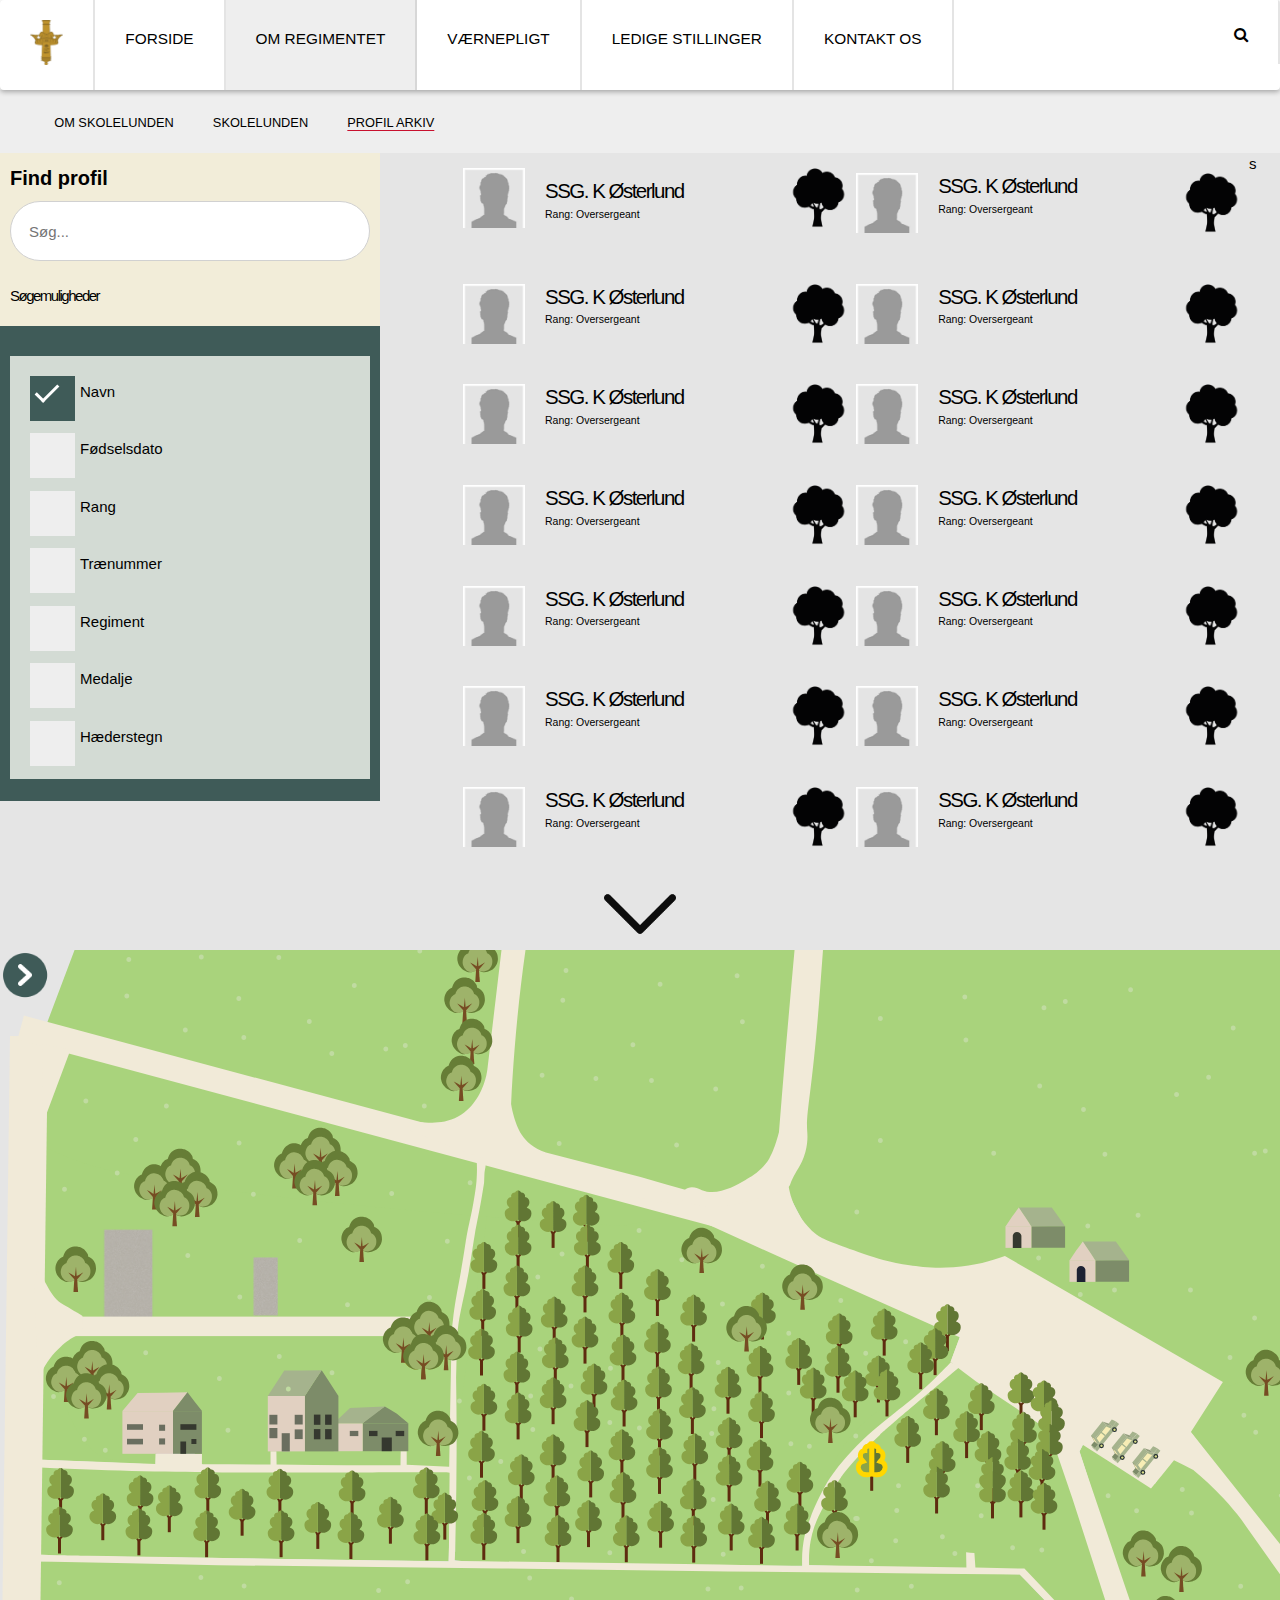
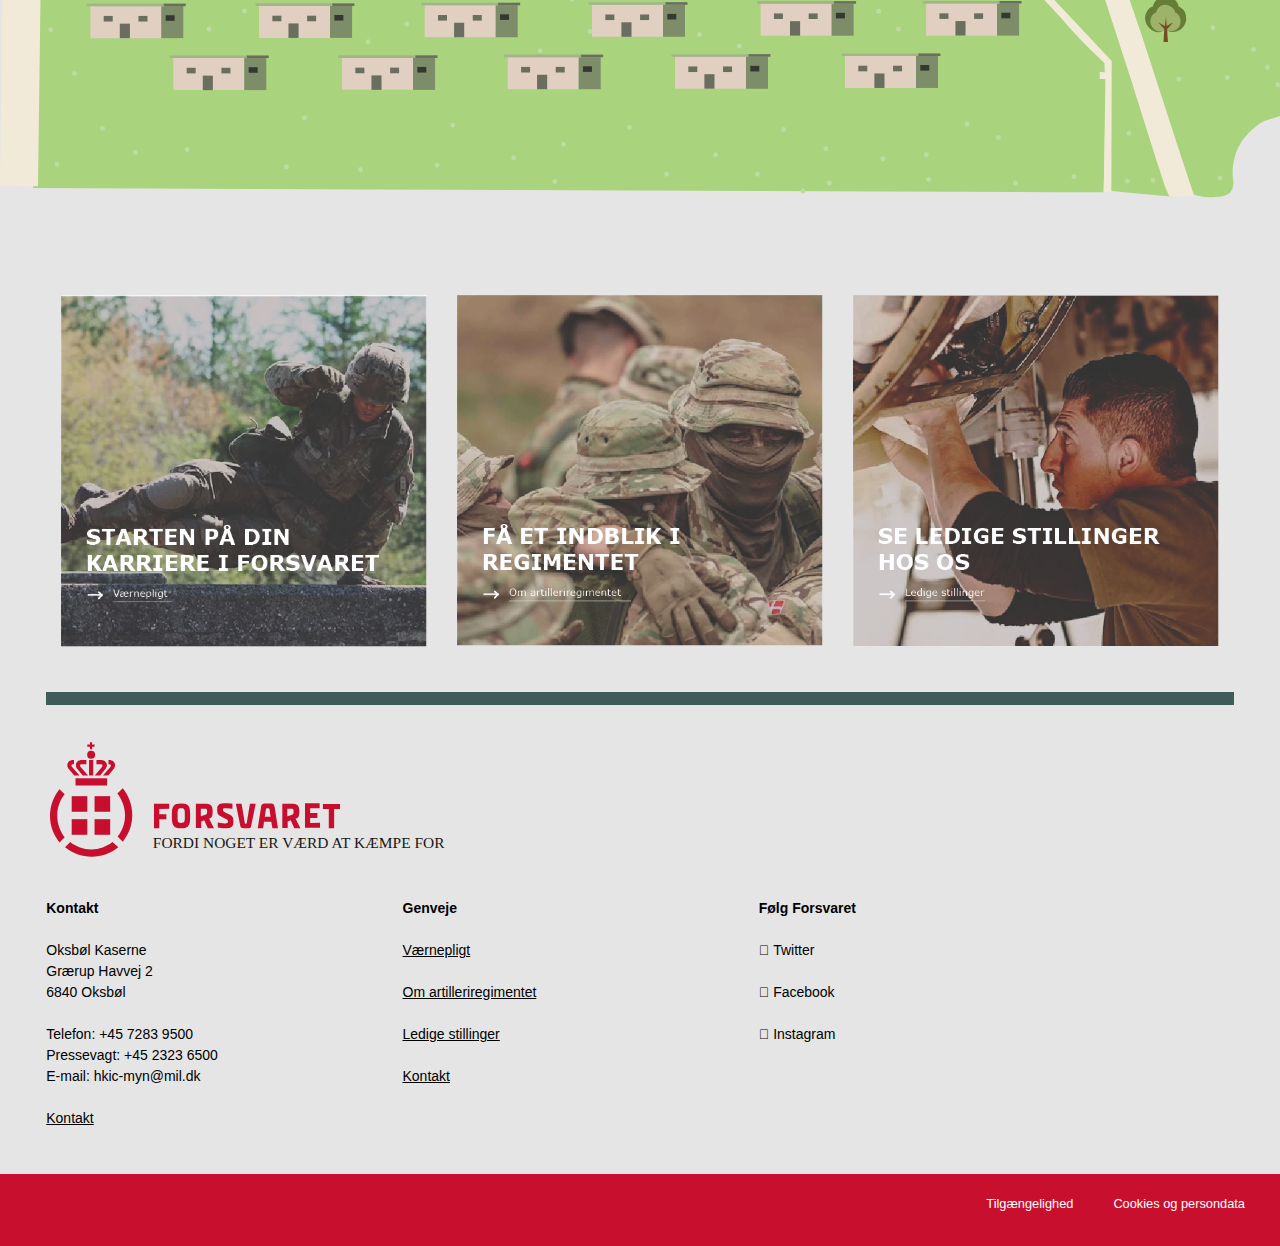
<file: Bolierplate/arkiv.html>
<!doctype html>
<html lang="da">
<head>
  <meta charset="utf-8">

  <title>Det Danske Artilleriregiment</title>
  <meta name="description" content="Hjemmeside beskrivelse" />
  <meta name="keywords" content="">
  <meta name="author" content="Hjemmeside" />

  <meta name="viewport" content="width=device-width, initial-scale=1.0" />
  <link rel="stylesheet" href="https://use.fontawesome.com/releases/v5.8.2/css/all.css" integrity="sha384-oS3vJWv+0UjzBfQzYUhtDYW+Pj2yciDJxpsK1OYPAYjqT085Qq/1cq5FLXAZQ7Ay" crossorigin="anonymous">
  <link rel="stylesheet" href="css/main.css" />
  <link rel="stylesheet" href="https://www.w3schools.com/w3css/4/w3.css">
  <link rel="stylesheet" href="css/kort.css" />
<link rel="stylesheet" href="https://fonts.googleapis.com/css?family=Lato">
<link rel="stylesheet" href="https://cdnjs.cloudflare.com/ajax/libs/font-awesome/4.7.0/css/font-awesome.min.css">
<link rel="stylesheet" href="https://cdnjs.cloudflare.com/ajax/libs/font-awesome/4.7.0/css/font-awesome.min.css">
<script src="css/burger.js" defer></script>
</head>
<body>
<main>

  <!-- Divs med x / 12 kolonner i bredde -->
  <div class="topnav" id="myTopnav">
  <div class="row">
    <div class="grid-xs-4" style="width: 100%; margin-bottom: 0;"> <div id="menu-nav"style="width: 100%;">
      <div id="navigation-bar" style="width: 100%; max-height: 15vh;   margin: 0;
      ">
         <ul>
            <li style="margin:0px; padding:0px; max-width:200px; display: inline-block;"><a href="#" style="margin:0px;padding-top: 20px;
             "><span><img src="DAR.png"></span></a></li>
             <li class="links"><a href="#"><span>FORSIDE</span></a></li>
             <li class="links" style="background-color: #EEEEEE;"><a href="#"><span>OM REGIMENTET</span></a></li>
             <li class="links"><a href="#værnepligt"></i><span>VÆRNEPLIGT</span></a></li>
             <li class="links"><a href="#ledige stillinger"></i><span>LEDIGE STILLINGER</span></a></li>
             <li class="links"><a href="#kontakt os"></i><span>KONTAKT OS</span></a></li>
             <li id="soeg"style="float:right;"><a href="#" style="width: auto; height: auto;"><i class="fa fa-search"></i><span></span></a>   </li>
            <li id="burg" style="float:right;"><a href="javascript:void(0);" class="icon" id="burger" onclick="myFunction()">
              <i class="fa fa-bars"></i>
            </a></li>
             </li>
           </ul>
           <div id="navi">
              <input type="checkbox" id="menu"/>
              <label for="menu">
                  <span></span>
                  <span></span>
                  <span></span>
              </label>
              <ul>
                  <li><a href="#" class="active">FORSIDE</a></li>
                  <li><a href="#">OM REGIMENT</a></li>
                  <li><a href="#">VÆRNEPLIGT</a></li>
                  <li><a href="#">LEDIGE STILLINGER</a></li>
                  <li><a href="#">KONTAKT OS</a></li>
              </ul>
            </div>
      </div></div></div>
    

    </div></div>
    <div class="grid-xs-4" style="width: 100%; background-color: #EEEEEE; height: 7vh; display: inline-block;"> 
      <div class="grey">
      <ul>
        <li><a href="om.html"><span>OM SKOLELUNDEN</span></a></li>
      <li><a href="index.html"></i><span style="color:#000;">SKOLELUNDEN</span></a></li>
      <li><u style="color: #C8102E;"><a href="arkiv.html"></i><span style="color:#000;">PROFIL ARKIV</span></a></u></li> </ul></div></div>
    <div class="grid-xs-4" style="width: 100%; background-color:#E5E5E5; height: auto; padding-left:0px; ">

      <form role="search" class="search-form" id="search-form" action="#" method="post">
        <section class="search-filters" id="search-filters" style="background-color: #F2EDD9;" >

        <section class="search-terms" style="background-color: #F2EDD9;">

          <div class="sejsidebar">
          <label for="search-term" class="search-term-label screen-reader-text" style="font-size: 20px; font-weight: bold; color: black; font-family: Verdana, Geneva, Tahoma, sans-serif;">Find profil</label>
          <input type="text" style=" border-radius: 50px 50px 50px 50px" placeholder="Søg...">

     
      
          
          <h3 class="search-filters-title" id="search-filters-title" style="font-family: Verdana, Geneva, Tahoma, sans-serif;">Søgemuligheder</h3></div>
        
        </section>
          <div class="size-filters filter-group" style="padding: 10px; padding-top: 30px; background-color:#3F5B58; height: auto;padding-bottom: 22px;">
          <div class="box" style="width:100%; height:100%; margin-left:auto; margin-right: auto; background-color: #D3DBD4; padding-left: 20px; padding-top: 20px; padding-bottom: 1px;">
              <label class="container1">Navn
                  <input type="checkbox" checked="checked">
                  <span class="checkmark"></span>
                </label>
                
                <label class="container1">Fødselsdato
                  <input type="checkbox">
                  <span class="checkmark"></span>
                </label>
                
                <label class="container1">Rang
                  <input type="checkbox">
                  <span class="checkmark"></span>
                </label>
                
                <label class="container1">Trænummer
                  <input type="checkbox">
                  <span class="checkmark"></span>
                </label>
                <label class="container1">Regiment
                    <input type="checkbox">
                    <span class="checkmark"></span>
                  </label>
                  <label class="container1">Medalje
                    <input type="checkbox">
                    <span class="checkmark"></span>
                  </label>
                  <label class="container1">Hæderstegn
                    <input type="checkbox">
                    <span class="checkmark"></span>
                  </label>
            </div>
          
          
          </div>
        </section>
      </form>
    
      
      <section class="search-results">

          <button id="myBtn" class="result"><img src="profil.jpg" style=" width:auto;height:60px; float:left; margin-right: 20px;"><img src="trae.png" style=" width:auto;height:60px; float:right;">
            <h2 style="font-size: 1.6vw;">SSG. K Østerlund</h2> <p style="font-size: 0.7em; line-height:0;">Rang: Oversergeant</p></button>

          <!-- The Modal -->
          <div id="myModal" class="modal">
          
            <!-- Modal content -->
            <div class="modal-content">
              <span class="close">&times;</span>
              
            </div>
          
          </div>
        
              <script>
                  // Get the modal
                  var modal = document.getElementById("myModal");
                  
                  // Get the button that opens the modal
                  var btn = document.getElementById("myBtn");
                  
                  // Get the <span> element that closes the modal
                  var span = document.getElementsByClassName("close")[0];
                  
                  // When the user clicks the button, open the modal 
                  btn.onclick = function() {
                    modal.style.display = "block";
                  }
                  
                  // When the user clicks on <span> (x), close the modal
                  span.onclick = function() {
                    modal.style.display = "none";
                  }
                  
                  // When the user clicks anywhere outside of the modal, close it
                  window.onclick = function(event) {
                    if (event.target == modal) {
                      modal.style.display = "none";
                    }
                  }
                  </script>

<style>
           
    .modal {
      
      display: none; /* Hidden by default */
      position: fixed; /* Stay in place */
      z-index: 1; /* Sit on top */
      padding-top: 100px; /* Location of the box */
      left: 0;
      top: 0;
      width: 100%; /* Full width */
      height: 100%; /* Full height */
      overflow: auto; /* Enable scroll if needed */
      background-color: rgb(0,0,0); /* Fallback color */
      background-color: rgba(0,0,0,0.4); /* Black w/ opacity */
    }
    
    /* Modal Content */
    .modal-content {
      height: 80%;
width: 35%;
background: #D3DBD4;
position: absolute;
left: 40%;
top: 15%;
background-image: url(css/profila.png);
background-position: center;
background-size: contain;
background-repeat: no-repeat;
border: 7px solid #3F5B58;
    }
    
    /* The Close Button */
    .close {
      color: #aaaaaa;
      float: right;
      margin-right:3%;
      font-size: 28px;
      font-weight: bold;
    }
    
    .close:hover,
    .close:focus {
      color: #000;
      text-decoration: none;
      cursor: pointer;
    }
    </style>s
        <div class="result" style="margin-top: 10px;">
        <div> <img src="profil.jpg" style=" width:auto;height:60px; float:left; margin-right: 20px;"> <img src="trae.png" style=" width:auto;height:60px; float:right;">
          <h2 style="font-size: 1.6vw;">SSG. K Østerlund</h2> <p style="font-size: 0.7em; line-height:0;">Rang: Oversergeant</p>
        </div>
        </div> <div class="result" style="margin-top: 10px;">
            <div> <img src="profil.jpg" style=" width:auto;height:60px; float:left; margin-right: 20px;"> <img src="trae.png" style=" width:auto;height:60px; float:right;">
              <h2 style="font-size: 1.6vw;">SSG. K Østerlund</h2> <p style="font-size: 0.7em; line-height:0;">Rang: Oversergeant</p>
            </div>
            </div>
        <div class="result"style="margin-top: 10px;">     <div> <img src="profil.jpg" style=" width:auto;height:60px; float:left; margin-right: 20px;">            <img src="trae.png" style=" width:auto;height:60px; float:right;">
          <h2 style="font-size: 1.6vw;">SSG. K Østerlund</h2> <p style="font-size: 0.7em; line-height:0;">Rang: Oversergeant</p>
        </div></div>
        <div class="result">     <div> <img src="profil.jpg" style=" width:auto;height:60px; float:left; margin-right: 20px;">            <img src="trae.png" style=" width:auto;height:60px; float:right;">
          <h2 style="font-size:1.6vw;">SSG. K Østerlund</h2> <p style="font-size: 0.7em; line-height:0;">Rang: Oversergeant</p>
        </div></div>
        <div class="result">     <div> <img src="profil.jpg" style=" width:auto;height:60px; float:left; margin-right: 20px;">            <img src="trae.png" style=" width:auto;height:60px; float:right;">
          <h2 style="font-size: 1.6vw;">SSG. K Østerlund</h2> <p style="font-size: 0.7em; line-height:0;">Rang: Oversergeant</p>
        </div></div>
        <div class="result">     <div> <img src="profil.jpg" style=" width:auto;height:60px; float:left; margin-right: 20px;">            <img src="trae.png" style=" width:auto;height:60px; float:right;">
          <h2 style="font-size: 1.6vw;">SSG. K Østerlund</h2> <p style="font-size: 0.7em; line-height:0;">Rang: Oversergeant</p>
        </div></div>
        <div class="result" >     <div> <img src="profil.jpg" style=" width:auto;height:60px; float:left; margin-right: 20px;">            <img src="trae.png" style=" width:auto;height:60px; float:right;">
          <h2 style="font-size: 1.6vw;">SSG. K Østerlund</h2> <p style="font-size: 0.7em; line-height:0;">Rang: Oversergeant</p>
        </div></div>
                <div class="result">     <div> <img src="profil.jpg" style=" width:auto;height:60px; float:left; margin-right: 20px;">            <img src="trae.png" style=" width:auto;height:60px; float:right;">
                  <h2 style="font-size: 1.6vw;">SSG. K Østerlund</h2> <p style="font-size: 0.7em; line-height:0;">Rang: Oversergeant</p>
                </div></div>
        <div class="result">     <div> <img src="profil.jpg" style=" width:auto;height:60px; float:left; margin-right: 20px;">            <img src="trae.png" style=" width:auto;height:60px; float:right;">
          <h2 style="font-size: 1.6vw;">SSG. K Østerlund</h2> <p style="font-size: 0.7em; line-height:0;">Rang: Oversergeant</p>
        </div></div>

        <div class="result">     <div> <img src="profil.jpg" style=" width:auto;height:60px; float:left; margin-right: 20px;">            <img src="trae.png" style=" width:auto;height:60px; float:right;">
          <h2 style="font-size: 1.6vw;">SSG. K Østerlund</h2> <p style="font-size: 0.7em; line-height:0;">Rang: Oversergeant</p>
        </div></div>
        <div class="result">     <div> <img src="profil.jpg" style=" width:auto;height:60px; float:left; margin-right: 20px;">            <img src="trae.png" style=" width:auto;height:60px; float:right;">
          <h2 style="font-size: 1.6vw;">SSG. K Østerlund</h2> <p style="font-size: 0.7em; line-height:0;">Rang: Oversergeant</p>
        </div></div>
        <div class="result">     <div> <img src="profil.jpg" style=" width:auto;height:60px; float:left; margin-right: 20px;">            <img src="trae.png" style=" width:auto;height:60px; float:right;">
          <h2 style="font-size: 1.6vw;">SSG. K Østerlund</h2> <p style="font-size: 0.7em; line-height:0;">Rang: Oversergeant</p>
        </div></div>
        <div class="result">     <div> <img src="profil.jpg" style=" width:auto;height:60px; float:left; margin-right: 20px;">            <img src="trae.png" style=" width:auto;height:60px; float:right;">
          <h2 style="font-size: 1.6vw;">SSG. K Østerlund</h2> <p style="font-size: 0.7em; line-height:0;">Rang: Oversergeant</p>
        </div></div>
        

      </section>
    </div>
    
    <div class="grid-xs-4" style="width: 100%; background-color: #E5E5E5; height: 8vh; text-align:center;"><img src="download.png" style="margin-left:auto; margin-right:auto; width:auto; height: 8vh;"></div>
    <div class="grid-xs-4" style="width: 100%; height: 100vh; padding:0px; position:relative;">
      <div style="width:100%; height:100%; background-color:#E5E5E5;">
     
        <div id="sideicon" style="position: absolute;"><img id="arrow" src="arrow-01.png" style="width: 50px; height: auto;"></div>
        <script>
            document.getElementById("sideicon").addEventListener("click", myFunction);
      function myFunction() {
          var x = document.getElementById("sidebarleft");
          if (x.style.display === "none") {
              x.style.display = "block";
          } else {
              x.style.display = "none";
          }
      }
            </script>
        <div id="sidebarleft">
            <div id="sejsidebar">
            <div id="sideicon2" style="width: 100%;"><img id="arrow2" src="arrow-x-01.png" style="width: 50px; height: auto;"></div>        
            <script>
                document.getElementById("sideicon2").addEventListener("click", myFunction);
          function myFunction() {
              var x = document.getElementById("sidebarleft");
              if (x.style.display === "none") {
                  x.style.display = "block";
              } else {
                  x.style.display = "none";
              }
          }
                </script>
                
            <div id="sidebarlefttop"> <h3>Kort over Skolelunden</h3></div>
          <div id="sidebarleftsoeg"><input type="text" style="margin-top: 10px; border-radius: 50px 50px 50px 50px" placeholder="Søg..."></div>
        <p style="margin-left:3%;">Filter</p><img src="filt.png"> <img src="sort.png" style="float: right; margin-right:3%;"><p style="float:right; margin-right:3%;">Sorter</p>
          </div>

          <div class="bob">
              <div class="result1" style=" border: 2px solid gold;">     <div> <img src="profil.jpg" style="padding-left: 5px; width:auto;height:60px; float:left; margin-right: 20px;">            <img src="trae.png" style=" width:auto;height:60px; float:right;">
                <h2 style="font-size:1.6vw;">SSG. K Østerlund</h2> <p style="font-size: 0.7em; line-height:0;">Rang: Oversergeant</p>
              </div></div>
              <div class="result1">     <div> <img src="profil.jpg" style="padding-left: 5px; width:auto;height:60px; float:left; margin-right: 20px;">            <img src="trae.png" style=" width:auto;height:60px; float:right;">
                <h2 style="font-size: 1.6vw;">SSG. K Østerlund</h2> <p style="font-size: 0.7em; line-height:0;">Rang: Oversergeant</p>
              </div></div>
              <div class="result1">     <div> <img src="profil.jpg" style="padding-left: 5px; width:auto;height:60px; float:left; margin-right: 20px;">            <img src="trae.png" style=" width:auto;height:60px; float:right;">
                <h2 style="font-size: 1.6vw;">SSG. K Østerlund</h2> <p style="font-size: 0.7em; line-height:0;">Rang: Oversergeant</p>
              </div></div>
              <div class="result1">     <div> <img src="profil.jpg" style="padding-left: 5px; width:auto;height:60px; float:left; margin-right: 20px;">            <img src="trae.png" style=" width:auto;height:60px; float:right;">
                <h2 style="font-size: 1.6vw;">SSG. K Østerlund</h2> <p style="font-size: 0.7em; line-height:0;">Rang: Oversergeant</p>
              </div></div>
            </div>
              
          </div>
        
        <div id="sideBar">
            <div id="kryds" style="width: 100px; height: 100px;float:right; padding-top: 10px; padding-right: 20px;"> <img src="cancel.png" id="krydset" style="width: 20px; height: 20px; float:right;"></div>
          </div>
          <svg version="1.1" xmlns="http://www.w3.org/2000/svg" xmlns:xlink="http://www.w3.org/1999/xlink">
       <style type="text/css">
         .st0{fill:#9B9A9A;}
         .st1{fill:none;stroke:#000000;stroke-miterlimit:10;}
         .st2{fill:#A9D37C;}
         .st3{fill:#7F7F7F;}
         .st4{fill:#9EA23B;}
         .st5{fill:#4D8E71;}
         .st6{fill:#7D8C69;}
         .st7{fill:#A5B38D;}
         .st8{fill:#E1D0C1;}
         .st9{fill:#35382F;}
         .st10{fill:#1D2233;}
         .st11{fill:#827E77;}
         .st12{fill:#3EA07A;}
         .st13{fill:none;stroke:#FFFFFF;stroke-miterlimit:10;}
         .st14{fill:#D6D6D6;}
         .st15{fill:#6A6E5F;}
         .st16{fill:#F1EAD8;}
         .st17{fill:#3E55A5;}
         .st18{fill:none;stroke:#5E2B0F;stroke-width:3;stroke-miterlimit:10;}
         .st19{fill:none;stroke:#5E2B0F;stroke-width:2;stroke-miterlimit:10;}
         .st20{fill:#617634;}
         .st21{fill:#8AA447;}
         .st22{fill:#667D36;}
         .st23{fill:#9EB36A;}
         .st24{fill:#764C23;}
         .st25{fill:none;}
         .st26{fill:#F7EDB5;}
         .st27{fill:#939E7E;}
         .st28{fill:#212C2F;}
         .st29{fill:#DCDF89;}
         .st30{fill:#DDDDBF;}
         .st31{fill:#CFC42B;}
         .st32{fill:#A8AB3D;}
         .st33{fill:#C0DBA1;}
       </style>
       <g id="billed">
         <path class="st0" d="M288.8,360.4c1.3-16.5,2.7-33,4-49.5c13.3,0.2,26.7,0.3,40,0.5c1.2-13.7,2.3-27.3,3.5-41
           c-4.7-30.8-9.3-61.7-14-92.5c43,9.3,86,18.7,129,28c4.8,2,9.7,4,14.5,6c-5.7,12.5-11.3,25-17,37.5c-4.7,15.7-9.3,31.3-14,47
           c-10.8,0.5-21.7,1-32.5,1.5c-0.2,3.3-0.3,6.7-0.5,10c10,1,20,2,30,3c0,21,0,42,0,63c-47.8,0-95.7,0-143.5,0
           C288.5,369.5,288.6,364.9,288.8,360.4z"/>
         <path class="st1" d="M795.1-3.4"/>
       </g>
       <g id="parkering">
         <g id="grønt">
           <path class="st2" d="M453.7,610c0.5-2.9,1-5.9,1.5-8.8c0-2.4-0.1-6.6-0.1-11.8c-0.5-80.9,1.2-141.7,1.8-162.9
             c0.8-25.1,1.1-37.6,1.7-46.9c4-63.1,14.8-119.8,28.1-169.1c69.8,18.7,139.6,37.3,209.3,56c72,31.6,144,63.1,216,94.7
             c16.2,7.8,32.4,15.6,48.7,23.3c-3.3,9.1-6.7,18.2-10,27.3c-0.4,2.7-0.9,5.3-1.3,8c-35.8,31.6-71.6,63.1-107.3,94.7
             c-7.9,11.9-15.7,23.9-23.6,35.8c-4.5,11.1-8.9,22.2-13.4,33.2c-0.9,10.8-1.8,21.5-2.8,32.2c-35,0-69.9,0-104.9,0
             c-62.5,0-106.3-1.1-120.7-1.3c-30.4-0.6-66.5-1.4-107.3-2.7C464.2,611.2,459,610.6,453.7,610z"/>
           <path class="st2" d="M47.3,516.1c-2.7-2.3-5-3.2-7-2.6c-8.7,2.4-9.7,33-3,92c137.1,1.9,274.2,3.8,411.2,5.8
             c1.1-30.2,2.2-60.5,3.2-90.8c-121.7-1-243.3-2-365-3c-7.2-0.7-14.3-1.3-21.5-2c-4.2-0.3-8.3-0.7-12.5-1
             C50.9,515,49.1,515.5,47.3,516.1z"/>
           <path class="st2" d="M39.9,611.2c18.7-0.2,37.2-0.6,55.5-1.2c308.1,4.8,616.1,9.6,924.2,14.3c28.3,29.6,56.7,59.1,85,88.7
             c0.5,7.8,1,15.6,1.5,23.3c-0.8,35.3-1.7,70.7-2.5,106c-356.8-1.4-713.6-2.9-1070.3-4.3c-0.9-66.7-1.8-133.3-2.7-200
             c0.4-6.2,0.9-12.4,1.3-18.7c0-2.7,0-5.3,0-8C34.6,611.2,37.2,611.2,39.9,611.2z"/>
           <path class="st2" d="M254.1,358.9c-1.3,0.3-3.2,0.8-5.6,1.3c0,0-6.8,1.4-14.7,1.9c-7.4,0.5-30,0.2-60.5-1.9
             c-7.3,1.5-9.9-0.4-10.8-1.5c-0.7-0.8-0.9-1.7-1.6-3.9c-1.1-3.5-2.2-6.3-3.1-8.4c-2.4,0-4.9,0-7.3,0c0-3.4,0.1-6.8,0.1-10.2
             c-0.1-19.3-0.1-38.6-0.2-57.9c-15.6-0.3-31.1-0.6-46.7-0.9c-0.6,22.8-1.3,45.6-1.9,68.5c-10,0.8-20,1.7-30,2.5
             c-5.5-4.3-11-8.7-16.5-13c0.7-34.7,1.3-69.3,2-104c2.1-16.1,4.1-32.2,6.2-48.3c10.1-10.4,20.2-20.8,30.3-31.2
             c5.5-2.3,11-4.7,16.5-7c28.2,5.5,56.4,10.9,84.6,16.4c3.6,0.7,7.3,1.4,10.9,2.1c0.3-3,0.7-6,1-9c27.7,4.9,56.4,10.9,86,18
             c10.7,2.6,21.2,5.3,31.5,8c2.9,14.4,7.2,36.5,10.5,60.5c1.2,8.8,2.5,19.1,1.9,32.5c-0.3,8.1-1.2,14.8-1.9,19.5
             c0.2,3.3,0.4,6.5,0.6,9.8c-0.1,2.4-0.2,4.8-0.3,7.2c-14.9,0-29.8,0-44.7,0c0.1,17.3,0.1,34.7,0.2,52c-4.9,0.1-9.8,0.2-14.6,0.2
             c0.1-17.4,0.3-34.8,0.4-52.2c-7.2-0.8-14.4-1.6-21.7-2.3c0.1,7.8,0.1,15.9-0.1,24.2c-0.2,7.4-0.5,14.5-0.9,21.5
             C253.9,355.2,254,357.1,254.1,358.9z"/>
           <path class="st2" d="M957.8,414.4"/>
           <path class="st2" d="M957.8,414.4c13.7,14.7,33.2,22.6,49,35c10.8,8.4,27,19.9,49.5,32c25.2,76.8,50.3,153.7,75.5,230.5
             c13.7,45,27.4,89.9,41,134.9c-21.8-2.1-43.7-4.3-65.5-6.4c0.3-42.3,0.7-84.7,1-127c-28.7-30.7-57.3-61.3-86-92
             c-72.2-2.2-144.3-4.3-216.5-6.5c0.2-6,0.3-12,0.5-18c2.3-8.3,4.7-16.7,7-25c2.3-6.7,4.7-13.3,7-20c3.7-18.7,9.8-32.3,14.2-40.7
             c29.5-56.2,83.4-68.8,103.8-91.5c1.9-2.1,8.1-9.5,14.5-8.2C955.5,412,957.2,413.8,957.8,414.4z"/>
           <path class="st2" d="M1110.7,593.6c31.8-0.6,61.8,1.8,89.8,6.3c0.8,62.8,0.5,104.4,0,131.3c-0.1,8.4-0.9,30.1-1.1,60
             c-0.1,23.2,0.2,42.2,0.4,54.7c-5.3-1.3-10.7-2.7-16-4c-24.2-76.7-48.4-153.3-72.7-230c-3.6-6-7.1-12-10.7-18
             C1103.8,593.8,1107.2,593.7,1110.7,593.6z"/>
           <path class="st2" d="M1199.8,845.9c8,1.9,14.5,1.5,18.5,0.9c4.9-0.7,9.3-1.5,12.2-4.9c3.4-4.1,2.9-9.6,2.7-11.3
             c-0.8-5.7-1.4-15.9,2.7-27.3c5.7-15.9,17.1-24.6,22.7-28.7c8.3-6.1,7.8-2.8,43.3-16.7c3.3-1.3,9-3.5,16.8-4.2
             c7.4-0.6,13.6,0.5,17.7,1.5c-1.7-21.8-3.4-43.6-5.2-65.3c-37.6-51.3-75.1-102.7-112.7-154c-15.1-11.3-30.2-22.7-45.3-34
             c-6.1,10.7-12.2,21.4-18.3,32.1c-22.8-15.4-45.6-30.8-68.3-46.1c-2.3,4.6-4.7,9.1-7,13.7c36.3,113.8,72.7,227.7,109,341.5
             C1192.3,844,1196,845,1199.8,845.9z"/>
           <path class="st2" d="M1336.3,391.9c-15.3,3.2-31.8,7.4-49.2,12.7c-19,5.8-36.4,12.2-52,18.7c-5.2,2.6-10.9,6.1-16.7,10.7
             c-18.3,14.5-27.1,32.5-31.3,43.3c38.7,51.6,77.3,103.1,116,154.7c3.5,4.6,11.5,14.6,24,16.7c3.9,0.6,7.1,0.3,9.2,0
             C1336.3,563,1336.3,477.5,1336.3,391.9z"/>
           <path class="st3" d="M1377.8,531.9"/>
           <path class="st2" d="M68.5,405.1c8.5,0,17.1,0,25.6,0c-0.5,21.5-1,43-1.5,64.5c-3.8-0.6-7.5-1.3-11.3-1.9c2.7,8,5.5,16,8.2,24
             c3.4,2.5,6.9,5.1,10.3,7.6c18.9,0.6,37.7,1.3,56.6,1.9c-0.3,4.4-0.5,8.9-0.8,13.3c-39.2-1.7-78.5-3.4-117.7-5.1
             c0.6-20.9,1.1-41.8,1.7-62.7c0.5-14.3,0.9-28.7,1.4-43C50.1,404.1,59.3,404.6,68.5,405.1z"/>
           <path class="st2" d="M194.3,487.2c3.4,4.4-3,13.6,3,22.6c0,0,4.2,5.9,13,8.5c23.6,7.2,228.3,2.3,241.5,2
             c14.7-105.4,29.3-210.8,44-316.3c-142.3-33.9-284.7-67.7-427-101.6c-10.3,27.8-20.7,55.6-31,83.5c0.7,57.3,1.3,114.6,2,172
             c21.2,118.9,49.4,148.1,71.9,151.7C141.9,514.5,186.3,477.1,194.3,487.2z"/>
         </g>
         <g id="mark">
           <path class="st2" d="M710.6,255.6c11.8-3.5,26.1-7.9,42-14.9c19.5-8.6,31.7-17.1,39.2-23.1c6.9-4.6,15-11.1,20.1-19.4
             c4.7-7.6,4.9-13.5,4.9-15.1c0.8-13.3,16.7-86.2,40.9-191.7c-259.4-1.5-518.8-3-778.2-4.5c-21,55.7-42,111.4-63.1,167.1
             c-1.9,3.2-4.3,8.5-2.9,15.1c0,0,4.8,21.8,68.8,43.6c60.3,20.5,261.2,46.4,538.9,63.2C661.5,269.2,691,261.5,710.6,255.6z"/>
           <path class="st2" d="M786.1,238.5c-1.5-8.3,3.5-15.5,5-17.6c4.1-5.9,10-9.8,11.6-14.6c0.2-0.5,0.6-2,1.4-4.1
             c0.7-1.9,1.2-3.1,1.8-4.7c0,0,0.4-1.2,0.7-2.3c1.8-6.1-4.1-15-4.1-15c-6.5-9.7,5.3-40.5,9.5-53.8c2.6-8.1,1.7-6.1,9.6-107.5
             c0.8-10.1,1.5-18.2,1.9-22.6c169.9-1.6,339.9-2.4,509.8-2.4c0.4,0,6.1,0,6.5,0c-3.1,145.8-0.9,219.2,3,258
             c4,40-6.1,80.6-1.7,120.5c0.2,2.3,1.3,10.6-3,18.8c-2.6,4.9-6.3,8.2-9.3,10.2c-34.2,11.8-68.3,23.7-102.5,35.5
             c-73.2-41.7-146.3-83.3-219.5-125c-9.8,2.5-19.7,5-29.5,7.5c-23.7,0.5-47.3,1-71,1.5c-31.3-10.5-62.7-21-94-31.5
             c-7.5-14.3-15-28.7-22.5-43C788.5,244.8,786.8,242.1,786.1,238.5z"/>
           <path class="st4" d="M607.5,151.6"/>
           <g>
             <path class="st5" d="M1046,262.7"/>
             
               <rect x="1031.3" y="276.3" transform="matrix(-1 -4.490553e-11 4.490553e-11 -1 2096.3921 574.1506)" class="st6" width="33.7" height="21.6"/>
             <path class="st7" d="M1018.8,257.4c11,0.1,22,0.2,33,0.2c4.4,6.2,8.8,12.4,13.3,18.7c-11.2,0.1-22.5,0.1-33.7,0.2
               C1027.2,270.1,1023,263.7,1018.8,257.4z"/>
             
               <rect x="1007.6" y="274.1" transform="matrix(-4.487895e-11 1 -1 -4.487895e-11 1305.4875 -731.337)" class="st8" width="21.6" height="25.9"/>
             <path class="st8" d="M1018.8,257.4c-2.3,3.1-4.5,6.3-6.8,9.4l-6.5,9.6h12.9c4.3,0,8.6,0,12.9,0c-2.1-3.2-4.2-6.4-6.3-9.6
               C1023,263.7,1020.9,260.5,1018.8,257.4z"/>
             <path class="st9" d="M1012.8,285.7c0.3-2.1,2-3.6,4-3.7c2.2-0.1,4.2,1.5,4.6,3.7c0,4.1,0,8.1,0,12.2h-8.6V285.7z"/>
           </g>
           <g>
             <path class="st5" d="M1110,296.7"/>
             
               <rect x="1095.3" y="310.3" transform="matrix(-1 -4.490553e-11 4.490553e-11 -1 2224.3855 642.1506)" class="st6" width="33.7" height="21.6"/>
             <path class="st7" d="M1082.8,291.4c11,0.1,22,0.2,33,0.2c4.4,6.2,8.8,12.4,13.3,18.7c-11.2,0.1-22.5,0.1-33.7,0.2
               C1091.2,304.1,1087,297.7,1082.8,291.4z"/>
             
               <rect x="1071.6" y="308.1" transform="matrix(-4.487895e-11 1 -1 -4.487895e-11 1403.4843 -761.3336)" class="st8" width="21.6" height="25.9"/>
             <path class="st8" d="M1082.8,291.4c-2.3,3.1-4.5,6.3-6.8,9.4l-6.5,9.6h12.9c4.3,0,8.6,0,12.9,0c-2.1-3.2-4.2-6.4-6.3-9.6
               C1087,297.7,1084.9,294.5,1082.8,291.4z"/>
             <path class="st10" d="M1076.8,319.7c0.3-2.1,2-3.6,4-3.7c2.2-0.1,4.2,1.5,4.6,3.7c0,4.1,0,8.1,0,12.2h-8.6V319.7z"/>
           </g>
         </g>
         <path class="st2" d="M103.7,363.2"/>
         <g>
           
             <image style="overflow:visible;" width="503" height="670" xlink:href="EEC928A9A7F9EAAA.png"  transform="matrix(0.24 0 0 0.24 67.5848 242.8914)">
           </image>
         </g>
         <g>
           
             <image style="overflow:visible;" width="402" height="545" xlink:href="EEC928A9A7F9EAAD.png"  transform="matrix(0.24 0 0 0.24 217.3448 271.2114)">
           </image>
         </g>
         <path class="st11" d="M162.3,362.6"/>
       </g>
       <g id="STI">
         <g id="BYGNING">
           <path class="st12" d="M549.8,980.9"/>
           <path class="st13" d="M243.2,692.7"/>
           <path class="st14" d="M-6.1,710.1"/>
           <g>
             <path class="st13" d="M144.6,420.3"/>
             <rect x="173" y="461.1" class="st6" width="28.9" height="42.7"/>
             <rect x="122.4" y="461.1" class="st8" width="50.6" height="42.7"/>
             <path class="st8" d="M187.5,442.2c-16.6,0.3-33.2,0.6-49.9,0.9c-5.1,6-10.2,12-15.2,18c16.9,0,33.8,0,50.6,0
               C177.8,454.8,182.7,448.5,187.5,442.2z"/>
             <rect x="180.4" y="491.5" class="st9" width="5.7" height="12.3"/>
             <rect x="191.4" y="489" class="st9" width="5" height="5"/>
             <rect x="180.4" y="474.2" class="st9" width="16" height="5.6"/>
             <rect x="159.1" y="474.7" class="st15" width="6" height="6.1"/>
             <rect x="159.1" y="488.4" class="st15" width="6" height="6.1"/>
             <rect x="127" y="474.2" class="st15" width="16" height="5.6"/>
             <rect x="127" y="488.8" class="st15" width="16" height="5.6"/>
             <polygon class="st6" points="187.5,442.2 194.7,451.7 202,461.1 187.5,461.1 173,461.1 180.2,451.7 			"/>
           </g>
         </g>
         <path class="st16" d="M486.2,212.4c-1.9-0.5-3.9-1-5.9-1.5c-1.2-0.3-2.4-0.7-3.6-1c0.5,8.7,0.2,15.9-0.2,21.1
           c-0.5,6.1-1.3,11.1-2.6,18.7c-1.9,11.4-3.8,19.7-4.6,23.3c-4.3,19.1-2.9,18.7-10.2,58.5c-2.3,12.4-4.4,22.9-6.2,38.8
           c-0.6,5-1,9.1-1.2,11.8c-0.5,25.1-1,50.2-1.5,75.2c-0.3,19.8-0.7,39.7-1,59.5c-14.2-0.7-28.3-1.3-42.5-2c0-4.5,0-9,0-13.5
           c-2,0-4,0-6,0c-0.1,4.7-0.2,9.4-0.2,14c-28.4,0.1-57.1,0-86-0.2c-12.7-0.1-25.3-0.3-37.9-0.5c-0.1-4.4-0.1-8.9-0.2-13.3
           c-2,0-3.9,0-5.9-0.1c0,4.4,0,8.8,0,13.2c-22.9,0-45.8-0.1-68.6-0.1c0-3.4,0.1-6.8,0.1-10.3c-15.5,0-31,0-46.5,0
           c-0.1,3.3-0.2,6.6-0.2,9.9c-38.2-1.4-76.5-2.7-114.7-4.1c0,2.6,0,5.2,0,7.8c76.5,3.6,138.1,4.6,181.5,4.8
           c51.6,0.2,207-0.2,212.5-0.2c10.5,0,10.4,0,10.5,0c0.2,0,0.7,0,1.5,0c1.2,0.1,2.3,0.3,3,0.5c-0.2,29.6-0.5,59.2-0.8,88.8
           c-111-1.7-250-3.9-361-5.8c-1.1,0-29.4-0.5-30.5-0.5c-5.8-0.2-11.5-0.5-17.2-0.8c0,2.3,0,4.7,0,7c59.4,1.2,118.8,2.5,178.2,3.8
           c94.5,1.1,189,2.2,283.5,3.2c63.4,0.8,126.8,1.7,190.2,2.5c54.9,0.6,109.8,1.2,164.8,1.8c54.3,0.6,108.6,1.2,162.9,1.8
           c19.7,19.3,33.5,34.5,42.7,45c5,5.7,16.6,19.2,33.9,35.8c3.5,3.4,6.5,6.1,8.4,7.9c0,3.1,0,6.2,0,9.3c-1.7-0.3-3.3-0.6-5-0.8
           c0,2.4,0,4.9,0,7.3c1.9,0.1,3.8,0.1,5.7,0.2c-0.3,23.2-0.7,46.4-1,69.7c-0.2,14.6-0.4,29.1-0.7,43.7c2.6-0.3,5.1-0.7,7.7-1
           c0.1-43.6,0.2-87.1,0.3-130.7c-29.1-30.8-58.2-61.6-87.3-92.3c-16.3-0.3-32.7-0.7-49-1c-0.3-4.9-0.7-9.8-1-14.7
           c-2.8-0.2-5.6-0.4-8.3-0.7c0.1,5.1,0.2,10.2,0.3,15.3c-52.4-0.8-104.9-1.6-157.3-2.3c-0.7-16.7,2.3-29.4,4.9-37.4
           c2.5-7.5,5.3-13.1,9.6-21.3c2.2-4.3,8.7-16.8,17.3-29.1c3.1-4.5,12.5-17.6,39-42.5c7.3-6.8,13.6-12.5,71.9-61.4
           c1.1-0.9,6.7-5.6,7.8-6.5c-2.9-1.6-5.9-3.2-8.8-4.8c-3.5,3.7-9.2,9.6-16.5,16.7c-29,28-41.5,33.2-71.6,61.1
           c0,0-21.3,19.8-35.3,42.1l0,0c-8.1,14-13.4,26.2-16.8,35.1c-2.1,5.5-3.9,10.3-5.5,16.8c-3.2,13.2-3.3,24.5-2.8,32.2
           c-27.7-0.6-55.3-1.2-83-1.8c-88.2-1.2-176.3-2.3-264.5-3.5c1-35.2,1.7-71.2,1.8-108c0.1-25.4-0.1-50.4-0.5-75.1
           c0.2-7,0.3-14,0.5-21c0-4.2,0-10.4,0.5-18c1.3-20.9,4.7-31,9.7-56.7c5.1-26.3,4-23.6,8.3-49.5c1.1-6.7,4-19.5,7-37.6
           c0.9-5.3,1.6-9.6,2-12.5c0.1-2.6,0.2-5.1,0.3-7.7c0.1-3.2,0.7-5.8,1-7.3C485.5,215.4,485.8,213.7,486.2,212.4z"/>
         <path class="st16" d="M699.3,270.4c81,37.1,162.3,73.6,243.8,109.5c5.5,2.4,11.2,4.9,16.7,7.3c-3.1,8.2-6.2,16.4-9.3,24.7
           c8.4,6.4,16.9,12.9,25.3,19.3c24.4,16.4,48.9,32.9,73.3,49.3c7.8,22.7,15.6,45.3,23.3,68c19.3,59.8,38.7,119.6,58,179.3
           c24.4,77.5,36.8,116.2,37.3,116c0.1,0-0.5-2.7-2-8c1.2,3.7,2.3,7.3,3.5,11c7.3-0.2,14.7-0.3,22-0.5c1-0.2,2-0.3,3-0.5
           c-4.1-12.2-8.2-24.3-12.2-36.5c-13.2-40.8-26.5-81.7-39.8-122.5c-20.9-61.8-41.9-123.6-62.8-185.3c1.1-2.2,2.2-4.4,3.3-6.7
           c22.8,14.6,45.6,29.1,68.3,43.7c7.7-9.4,15.3-18.9,23-28.3c6.4,3.2,12.9,6.4,19.3,9.7c9.6,7.9,19.9,17.4,30.3,28.7
           c6.6,7.2,12.5,14.2,17.7,21c23.8,33.7,47.6,67.3,71.3,101c6.1,6.4,12.2,12.9,18.3,19.3c0.4-13.8,0.9-27.6,1.3-41.3
           c-11.8-11.1-23.6-22.2-35.3-33.3c-35.3-44.4-70.7-88.9-106-133.3c10.7-16.7,21.3-33.3,32-50c-72.7-42-145.3-84-218-126
           c-13.1,4.9-30.5,9.8-51.3,11.3c-19.3,1.4-34.1-0.6-44-2c-4.9-0.7-9.3-1.5-13.6-2.4c-11.4-2.4-21.8-5.3-37.7-11
           c-24.1-8.5-36.2-12.8-41.9-17.4c-12.8-10.3-19.4-23-22.3-29.6c-3.7-8.6-5.3-16.4-5.9-21.9c-6.4,1.3-13,2.9-19.9,4.9
           c-19.3,5.6-36,12.7-50,20C712.1,262.1,705.7,266.3,699.3,270.4z"/>
         <path class="st17" d="M485.3,220.3"/>
         <path class="st16" d="M-105.2,791.9"/>
         
           <rect x="5" y="86.1" transform="matrix(0.9999 1.332492e-02 -1.332492e-02 0.9999 6.1458 -0.2788)" class="st16" width="38" height="750"/>
         <rect x="42.5" y="366.6" class="st16" width="384.8" height="19.5"/>
         <path class="st16" d="M39,429.4c1.3-3.7,3.2-8.5,6.2-13.8c2-3.5,7-11.4,15.8-19.2c3.8-3.4,9.6-8.5,18.6-12.1c1-0.4,1.8-0.7,2.4-0.9
           c0.2-5.8,0.3-11.7,0.5-17.5c-4.3-2.7-5.1-3.2-5.2-3.2c0,0,0,0,0,0c-4.6-2.8-6.9-4.2-16.5-9.8c-10.8-6.2-19.3-31.7-23-31.2
           C34.3,322.1,33,345.6,39,429.4z"/>
         
           <rect x="8" y="161.2" transform="matrix(0.9658 0.2593 -0.2593 0.9658 57.9868 -92.1723)" class="st16" width="740.8" height="25"/>
         <path class="st16" d="M43.1,172.9c9.1-24.3,18.2-48.7,27.3-73c-9.3-2.1-18.7-4.2-28-6.3C42.7,120,42.9,146.5,43.1,172.9z"/>
         <path class="st16" d="M799.5-3.6c7.9,0.3,15.8,0.6,23.7,0.9c-1.1,14.3-2.1,28.6-3.2,42.9c-7.5,101.6-14.3,121.3-12.8,140.8
           c0.2,2.5,1,10.8-1.8,21c-1.9,7-4.8,12.6-7.2,16.5c-4.4,7-6.6,12.1-7.5,14.6c-0.4,1-0.6,1.7-0.7,1.9c-2.6,6.9-39.5,15.5-39.5,15.5
           c-15.7,3.6-12.4,4-19.4,5c-22.9,3.5-48.8-1.8-49.9-9.5c-0.5-3.2,3.5-6.7,6.8-8c5.3-2.1,10.6,0.9,14,2.2
           c15.6,6.1,33.9-4.7,43.5-10.2c6.1-3.5,17-9.8,23.8-21.5c5.8-10,9.5-25.8,9.7-26.5c0-0.1,0-0.2,0-0.2c2.1-26.4,4.3-52.8,6.5-79.2
           c3-34.8,6-69.5,9.2-104.2c-0.1-1.1-0.2-2.2-0.2-3.3C796.2-4.6,797.8-4.1,799.5-3.6z"/>
         <path class="st16" d="M525.8-2c-4.6,32.1-8.4,65.8-11.2,101.1c-1.5,18.7-2.7,37-3.5,54.9l0,0c0,0,2.9,19.1,10.8,31
           c3.9,5.9,10.8,12.8,24,17.6c31.6,8.1,63.1,16.3,94.7,24.4c16.6,4.8,33.3,9.5,49.9,14.3c-4,4.4-8.1,8.7-12.1,13.1
           c-79.8-11.6-163.5-32.3-248.8-65.8c-7.6-3-15.1-6-22.5-9.1c0.9-3,1.8-6.1,2.8-9.1c2.2,0.5,5.4,1.1,9.2,1.5c9.7,1,24.6,2.6,39-5.3
           c17.3-9.5,23.7-27.1,25.8-32.8c2.1-5.7,3-10.8,3.5-14.5c4.8-40.9,9.7-81.9,14.5-122.8C509.8-3.1,517.8-2.6,525.8-2z"/>
         <path class="st16" d="M413.1-111.4"/>
       </g>
       <g id="træ">
         <g>
           <line class="st18" x1="60.6" y1="564.8" x2="60.6" y2="550"/>
           <line class="st19" x1="60" y1="551" x2="63.3" y2="547.7"/>
           <line class="st19" x1="60.3" y1="550.4" x2="58.4" y2="547.8"/>
           <path class="st20" d="M60.6,547C60.6,547,60.6,547,60.6,547c0,1,2.9,1.7,4.2,1.8c2.4,0.2,6.2-0.6,8.1-3.8c1.4-2.4,1.4-5.8,0-7.4
             c-0.3-0.4-1.2-1.2-2.5-1.8c-0.5-0.2-0.9-0.4-1.2-0.5c0.6-0.8,1.3-1.6,1.9-2.3c0.4-0.7,0.8-1.8,0.8-3.2c0-0.6,0-3.1-1.9-4.4
             c-0.3-0.2-1.1-0.5-2-0.7c-0.2,0-0.4-0.1-0.5-0.1c0-0.5,0-1,0.1-1.5c-0.1-0.4-0.3-1.1-0.9-1.8c-1.2-1.3-2.8-1.2-3.1-1.2
             c-0.1-0.3-0.5-1.1-1.4-1.6c-0.1-0.1-0.6-0.2-1-0.4c-0.3-0.1-0.5-0.2-0.6-0.2c0,9,0,17.9,0,26.9C60.6,545.6,60.6,546.4,60.6,547z"
             />
           <path class="st21" d="M60.6,547C60.6,547,60.6,547,60.6,547c0,1-2.9,1.7-4.2,1.8c-2.4,0.2-6.2-0.6-8.1-3.8c-1.4-2.4-1.4-5.8,0-7.4
             c0.3-0.4,1.2-1.2,2.5-1.8c0.5-0.2,0.9-0.4,1.2-0.5c-0.6-0.8-1.3-1.6-1.9-2.3c-0.4-0.7-0.8-1.8-0.8-3.2c0-0.6,0-3.1,1.9-4.4
             c0.3-0.2,1.1-0.5,2-0.7c0.2,0,0.4-0.1,0.5-0.1c0-0.5,0-1-0.1-1.5c0.1-0.4,0.3-1.1,0.9-1.8c1.2-1.3,2.8-1.2,3.1-1.2
             c0.1-0.3,0.5-1.1,1.4-1.6c0.1-0.1,0.6-0.2,1-0.4c0.3-0.1,0.5-0.2,0.6-0.2c0,9,0,17.9,0,26.9C60.5,545.6,60.6,546.4,60.6,547z"/>
         </g>
         <g>
           <line class="st18" x1="102.8" y1="590.2" x2="102.8" y2="575.4"/>
           <line class="st19" x1="102.2" y1="576.4" x2="105.5" y2="573.1"/>
           <line class="st19" x1="102.5" y1="575.7" x2="100.7" y2="573.1"/>
           <path class="st20" d="M102.8,572.3C102.8,572.4,102.8,572.4,102.8,572.3c0,1,2.9,1.7,4.2,1.8c2.4,0.2,6.2-0.6,8.1-3.8
             c1.4-2.4,1.4-5.8,0-7.4c-0.3-0.4-1.2-1.2-2.5-1.8c-0.5-0.2-0.9-0.4-1.2-0.5c0.6-0.8,1.3-1.6,1.9-2.3c0.4-0.7,0.8-1.8,0.8-3.2
             c0-0.6,0-3.1-1.9-4.4c-0.3-0.2-1.1-0.5-2-0.7c-0.2,0-0.4-0.1-0.5-0.1c0-0.5,0-1,0.1-1.5c-0.1-0.4-0.3-1.1-0.9-1.8
             c-1.2-1.3-2.8-1.2-3.1-1.2c-0.1-0.3-0.5-1.1-1.4-1.6c-0.1-0.1-0.6-0.2-1-0.4c-0.3-0.1-0.5-0.2-0.6-0.2c0,9,0,17.9,0,26.9
             C102.8,571,102.8,571.8,102.8,572.3z"/>
           <path class="st21" d="M102.8,572.3C102.8,572.4,102.8,572.4,102.8,572.3c0,1-2.9,1.7-4.2,1.8c-2.4,0.2-6.2-0.6-8.1-3.8
             c-1.4-2.4-1.4-5.8,0-7.4c0.3-0.4,1.2-1.2,2.5-1.8c0.5-0.2,0.9-0.4,1.2-0.5c-0.6-0.8-1.3-1.6-1.9-2.3c-0.4-0.7-0.8-1.8-0.8-3.2
             c0-0.6,0-3.1,1.9-4.4c0.3-0.2,1.1-0.5,2-0.7c0.2,0,0.4-0.1,0.5-0.1c0-0.5,0-1-0.1-1.5c0.1-0.4,0.3-1.1,0.9-1.8
             c1.2-1.3,2.8-1.2,3.1-1.2c0.1-0.3,0.5-1.1,1.4-1.6c0.1-0.1,0.6-0.2,1-0.4c0.3-0.1,0.5-0.2,0.6-0.2c0,9,0,17.9,0,26.9
             C102.8,571,102.8,571.8,102.8,572.3z"/>
         </g>
         <g>
           <line class="st18" x1="59.5" y1="603.5" x2="59.5" y2="588.7"/>
           <line class="st19" x1="58.9" y1="589.7" x2="62.2" y2="586.4"/>
           <line class="st19" x1="59.2" y1="589" x2="57.3" y2="586.4"/>
           <path class="st20" d="M59.5,585.6C59.5,585.7,59.5,585.7,59.5,585.6c0,1,2.9,1.7,4.2,1.8c2.4,0.2,6.2-0.6,8.1-3.8
             c1.4-2.4,1.4-5.8,0-7.4c-0.3-0.4-1.2-1.2-2.5-1.8c-0.5-0.2-0.9-0.4-1.2-0.5c0.6-0.8,1.3-1.6,1.9-2.3c0.4-0.7,0.8-1.8,0.8-3.2
             c0-0.6,0-3.1-1.9-4.4c-0.3-0.2-1.1-0.5-2-0.7c-0.2,0-0.4-0.1-0.5-0.1c0-0.5,0-1,0.1-1.5c-0.1-0.4-0.3-1.1-0.9-1.8
             c-1.2-1.3-2.8-1.2-3.1-1.2c-0.1-0.3-0.5-1.1-1.4-1.6c-0.1-0.1-0.6-0.2-1-0.4c-0.3-0.1-0.5-0.2-0.6-0.2c0,9,0,17.9,0,26.9
             C59.5,584.3,59.5,585.1,59.5,585.6z"/>
           <path class="st21" d="M59.5,585.6C59.5,585.7,59.5,585.7,59.5,585.6c0,1-2.9,1.7-4.2,1.8c-2.4,0.2-6.2-0.6-8.1-3.8
             c-1.4-2.4-1.4-5.8,0-7.4c0.3-0.4,1.2-1.2,2.5-1.8c0.5-0.2,0.9-0.4,1.2-0.5c-0.6-0.8-1.3-1.6-1.9-2.3c-0.4-0.7-0.8-1.8-0.8-3.2
             c0-0.6,0-3.1,1.9-4.4c0.3-0.2,1.1-0.5,2-0.7c0.2,0,0.4-0.1,0.5-0.1c0-0.5,0-1-0.1-1.5c0.1-0.4,0.3-1.1,0.9-1.8
             c1.2-1.3,2.8-1.2,3.1-1.2c0.1-0.3,0.5-1.1,1.4-1.6c0.1-0.1,0.6-0.2,1-0.4c0.3-0.1,0.5-0.2,0.6-0.2c0,9,0,17.9,0,26.9
             C59.4,584.3,59.4,585.1,59.5,585.6z"/>
         </g>
         <g>
           <line class="st18" x1="140.1" y1="572.3" x2="140.1" y2="557.5"/>
           <line class="st19" x1="139.6" y1="558.5" x2="142.9" y2="555.2"/>
           <line class="st19" x1="139.8" y1="557.8" x2="138" y2="555.2"/>
           <path class="st20" d="M140.1,554.4C140.1,554.4,140.1,554.4,140.1,554.4c0,1,2.9,1.7,4.2,1.8c2.4,0.2,6.2-0.6,8.1-3.8
             c1.4-2.4,1.4-5.8,0-7.4c-0.3-0.4-1.2-1.2-2.5-1.8c-0.5-0.2-0.9-0.4-1.2-0.5c0.6-0.8,1.3-1.6,1.9-2.3c0.4-0.7,0.8-1.8,0.8-3.2
             c0-0.6,0-3.1-1.9-4.4c-0.3-0.2-1.1-0.5-2-0.7c-0.2,0-0.4-0.1-0.5-0.1c0-0.5,0-1,0.1-1.5c-0.1-0.4-0.3-1.1-0.9-1.8
             c-1.2-1.3-2.8-1.2-3.1-1.2c-0.1-0.3-0.5-1.1-1.4-1.6c-0.1-0.1-0.6-0.2-1-0.4c-0.3-0.1-0.5-0.2-0.6-0.2c0,9,0,17.9,0,26.9
             C140.1,553.1,140.1,553.8,140.1,554.4z"/>
           <path class="st21" d="M140.1,554.4C140.1,554.4,140.1,554.4,140.1,554.4c0,1-2.9,1.7-4.2,1.8c-2.4,0.2-6.2-0.6-8.1-3.8
             c-1.4-2.4-1.4-5.8,0-7.4c0.3-0.4,1.2-1.2,2.5-1.8c0.5-0.2,0.9-0.4,1.2-0.5c-0.6-0.8-1.3-1.6-1.9-2.3c-0.4-0.7-0.8-1.8-0.8-3.2
             c0-0.6,0-3.1,1.9-4.4c0.3-0.2,1.1-0.5,2-0.7c0.2,0,0.4-0.1,0.5-0.1c0-0.5,0-1-0.1-1.5c0.1-0.4,0.3-1.1,0.9-1.8
             c1.2-1.3,2.8-1.2,3.1-1.2c0.1-0.3,0.5-1.1,1.4-1.6c0.1-0.1,0.6-0.2,1-0.4c0.3-0.1,0.5-0.2,0.6-0.2c0,9,0,17.9,0,26.9
             C140.1,553.1,140.1,553.8,140.1,554.4z"/>
         </g>
         <g>
           <line class="st18" x1="138.9" y1="605.3" x2="138.9" y2="590.5"/>
           <line class="st19" x1="138.4" y1="591.5" x2="141.7" y2="588.2"/>
           <line class="st19" x1="138.6" y1="590.8" x2="136.8" y2="588.2"/>
           <path class="st20" d="M138.9,587.4C138.9,587.5,138.9,587.5,138.9,587.4c0,1,2.9,1.7,4.2,1.8c2.4,0.2,6.2-0.6,8.1-3.8
             c1.4-2.4,1.4-5.8,0-7.4c-0.3-0.4-1.2-1.2-2.5-1.8c-0.5-0.2-0.9-0.4-1.2-0.5c0.6-0.8,1.3-1.6,1.9-2.3c0.4-0.7,0.8-1.8,0.8-3.2
             c0-0.6,0-3.1-1.9-4.4c-0.3-0.2-1.1-0.5-2-0.7c-0.2,0-0.4-0.1-0.5-0.1c0-0.5,0-1,0.1-1.5c-0.1-0.4-0.3-1.1-0.9-1.8
             c-1.2-1.3-2.8-1.2-3.1-1.2c-0.1-0.3-0.5-1.1-1.4-1.6c-0.1-0.1-0.6-0.2-1-0.4c-0.3-0.1-0.5-0.2-0.6-0.2c0,9,0,17.9,0,26.9
             C138.9,586.1,138.9,586.9,138.9,587.4z"/>
           <path class="st21" d="M138.9,587.4C138.9,587.5,138.9,587.5,138.9,587.4c0,1-2.9,1.7-4.2,1.8c-2.4,0.2-6.2-0.6-8.1-3.8
             c-1.4-2.4-1.4-5.8,0-7.4c0.3-0.4,1.2-1.2,2.5-1.8c0.5-0.2,0.9-0.4,1.2-0.5c-0.6-0.8-1.3-1.6-1.9-2.3c-0.4-0.7-0.8-1.8-0.8-3.2
             c0-0.6,0-3.1,1.9-4.4c0.3-0.2,1.1-0.5,2-0.7c0.2,0,0.4-0.1,0.5-0.1c0-0.5,0-1-0.1-1.5c0.1-0.4,0.3-1.1,0.9-1.8
             c1.2-1.3,2.8-1.2,3.1-1.2c0.1-0.3,0.5-1.1,1.4-1.6c0.1-0.1,0.6-0.2,1-0.4c0.3-0.1,0.5-0.2,0.6-0.2c0,9,0,17.9,0,26.9
             C138.9,586.1,138.9,586.9,138.9,587.4z"/>
         </g>
         <g>
           <line class="st18" x1="169.3" y1="582.2" x2="169.3" y2="567.4"/>
           <line class="st19" x1="168.8" y1="568.4" x2="172.1" y2="565.1"/>
           <line class="st19" x1="169" y1="567.7" x2="167.2" y2="565.1"/>
           <path class="st20" d="M169.3,564.3C169.3,564.3,169.3,564.3,169.3,564.3c0,1,2.9,1.7,4.2,1.8c2.4,0.2,6.2-0.6,8.1-3.8
             c1.4-2.4,1.4-5.8,0-7.4c-0.3-0.4-1.2-1.2-2.5-1.8c-0.5-0.2-0.9-0.4-1.2-0.5c0.6-0.8,1.3-1.6,1.9-2.3c0.4-0.7,0.8-1.8,0.8-3.2
             c0-0.6,0-3.1-1.9-4.4c-0.3-0.2-1.1-0.5-2-0.7c-0.2,0-0.4-0.1-0.5-0.1c0-0.5,0-1,0.1-1.5c-0.1-0.4-0.3-1.1-0.9-1.8
             c-1.2-1.3-2.8-1.2-3.1-1.2c-0.1-0.3-0.5-1.1-1.4-1.6c-0.1-0.1-0.6-0.2-1-0.4c-0.3-0.1-0.5-0.2-0.6-0.2c0,9,0,17.9,0,26.9
             C169.3,563,169.3,563.7,169.3,564.3z"/>
           <path class="st21" d="M169.3,564.3C169.3,564.3,169.3,564.3,169.3,564.3c0,1-2.9,1.7-4.2,1.8c-2.4,0.2-6.2-0.6-8.1-3.8
             c-1.4-2.4-1.4-5.8,0-7.4c0.3-0.4,1.2-1.2,2.5-1.8c0.5-0.2,0.9-0.4,1.2-0.5c-0.6-0.8-1.3-1.6-1.9-2.3c-0.4-0.7-0.8-1.8-0.8-3.2
             c0-0.6,0-3.1,1.9-4.4c0.3-0.2,1.1-0.5,2-0.7c0.2,0,0.4-0.1,0.5-0.1c0-0.5,0-1-0.1-1.5c0.1-0.4,0.3-1.1,0.9-1.8
             c1.2-1.3,2.8-1.2,3.1-1.2c0.1-0.3,0.5-1.1,1.4-1.6c0.1-0.1,0.6-0.2,1-0.4c0.3-0.1,0.5-0.2,0.6-0.2c0,9,0,17.9,0,26.9
             C169.3,563,169.3,563.7,169.3,564.3z"/>
         </g>
         <g>
           <line class="st18" x1="207.8" y1="564.3" x2="207.8" y2="549.5"/>
           <line class="st19" x1="207.3" y1="550.4" x2="210.6" y2="547.1"/>
           <line class="st19" x1="207.5" y1="549.8" x2="205.7" y2="547.2"/>
           <path class="st20" d="M207.8,546.4C207.8,546.4,207.8,546.4,207.8,546.4c0,1,2.9,1.7,4.2,1.8c2.4,0.2,6.2-0.6,8.1-3.8
             c1.4-2.4,1.4-5.8,0-7.4c-0.3-0.4-1.2-1.2-2.5-1.8c-0.5-0.2-0.9-0.4-1.2-0.5c0.6-0.8,1.3-1.6,1.9-2.3c0.4-0.7,0.8-1.8,0.8-3.2
             c0-0.6,0-3.1-1.9-4.4c-0.3-0.2-1.1-0.5-2-0.7c-0.2,0-0.4-0.1-0.5-0.1c0-0.5,0-1,0.1-1.5c-0.1-0.4-0.3-1.1-0.9-1.8
             c-1.2-1.3-2.8-1.2-3.1-1.2c-0.1-0.3-0.5-1.1-1.4-1.6c-0.1-0.1-0.6-0.2-1-0.4c-0.3-0.1-0.5-0.2-0.6-0.2c0,9,0,17.9,0,26.9
             C207.8,545.1,207.8,545.8,207.8,546.4z"/>
           <path class="st21" d="M207.8,546.4C207.8,546.4,207.8,546.4,207.8,546.4c0,1-2.9,1.7-4.2,1.8c-2.4,0.2-6.2-0.6-8.1-3.8
             c-1.4-2.4-1.4-5.8,0-7.4c0.3-0.4,1.2-1.2,2.5-1.8c0.5-0.2,0.9-0.4,1.2-0.5c-0.6-0.8-1.3-1.6-1.9-2.3c-0.4-0.7-0.8-1.8-0.8-3.2
             c0-0.6,0-3.1,1.9-4.4c0.3-0.2,1.1-0.5,2-0.7c0.2,0,0.4-0.1,0.5-0.1c0-0.5,0-1-0.1-1.5c0.1-0.4,0.3-1.1,0.9-1.8
             c1.2-1.3,2.8-1.2,3.1-1.2c0.1-0.3,0.5-1.1,1.4-1.6c0.1-0.1,0.6-0.2,1-0.4c0.3-0.1,0.5-0.2,0.6-0.2c0,9,0,17.9,0,26.9
             C207.8,545.1,207.8,545.8,207.8,546.4z"/>
         </g>
         <g>
           <line class="st18" x1="206.6" y1="607.2" x2="206.6" y2="592.4"/>
           <line class="st19" x1="206.1" y1="593.4" x2="209.4" y2="590"/>
           <line class="st19" x1="206.3" y1="592.7" x2="204.5" y2="590.1"/>
           <path class="st20" d="M206.6,589.3C206.6,589.3,206.6,589.3,206.6,589.3c0,1,2.9,1.7,4.2,1.8c2.4,0.2,6.2-0.6,8.1-3.8
             c1.4-2.4,1.4-5.8,0-7.4c-0.3-0.4-1.2-1.2-2.5-1.8c-0.5-0.2-0.9-0.4-1.2-0.5c0.6-0.8,1.3-1.6,1.9-2.3c0.4-0.7,0.8-1.8,0.8-3.2
             c0-0.6,0-3.1-1.9-4.4c-0.3-0.2-1.1-0.5-2-0.7c-0.2,0-0.4-0.1-0.5-0.1c0-0.5,0-1,0.1-1.5c-0.1-0.4-0.3-1.1-0.9-1.8
             c-1.2-1.3-2.8-1.2-3.1-1.2c-0.1-0.3-0.5-1.1-1.4-1.6c-0.1-0.1-0.6-0.2-1-0.4c-0.3-0.1-0.5-0.2-0.6-0.2c0,9,0,17.9,0,26.9
             C206.6,588,206.6,588.7,206.6,589.3z"/>
           <path class="st21" d="M206.6,589.3C206.6,589.3,206.6,589.3,206.6,589.3c0,1-2.9,1.7-4.2,1.8c-2.4,0.2-6.2-0.6-8.1-3.8
             c-1.4-2.4-1.4-5.8,0-7.4c0.3-0.4,1.2-1.2,2.5-1.8c0.5-0.2,0.9-0.4,1.2-0.5c-0.6-0.8-1.3-1.6-1.9-2.3c-0.4-0.7-0.8-1.8-0.8-3.2
             c0-0.6,0-3.1,1.9-4.4c0.3-0.2,1.1-0.5,2-0.7c0.2,0,0.4-0.1,0.5-0.1c0-0.5,0-1-0.1-1.5c0.1-0.4,0.3-1.1,0.9-1.8
             c1.2-1.3,2.8-1.2,3.1-1.2c0.1-0.3,0.5-1.1,1.4-1.6c0.1-0.1,0.6-0.2,1-0.4c0.3-0.1,0.5-0.2,0.6-0.2c0,9,0,17.9,0,26.9
             C206.6,588,206.6,588.7,206.6,589.3z"/>
         </g>
         <g>
           <line class="st18" x1="242.1" y1="585.7" x2="242.1" y2="570.9"/>
           <line class="st19" x1="241.6" y1="571.8" x2="244.9" y2="568.5"/>
           <line class="st19" x1="241.8" y1="571.2" x2="240" y2="568.6"/>
           <path class="st20" d="M242.1,567.8C242.1,567.8,242.1,567.8,242.1,567.8c0,1,2.9,1.7,4.2,1.8c2.4,0.2,6.2-0.6,8.1-3.8
             c1.4-2.4,1.4-5.8,0-7.4c-0.3-0.4-1.2-1.2-2.5-1.8c-0.5-0.2-0.9-0.4-1.2-0.5c0.6-0.8,1.3-1.6,1.9-2.3c0.4-0.7,0.8-1.8,0.8-3.2
             c0-0.6,0-3.1-1.9-4.4c-0.3-0.2-1.1-0.5-2-0.7c-0.2,0-0.4-0.1-0.5-0.1c0-0.5,0-1,0.1-1.5c-0.1-0.4-0.3-1.1-0.9-1.8
             c-1.2-1.3-2.8-1.2-3.1-1.2c-0.1-0.3-0.5-1.1-1.4-1.6c-0.1-0.1-0.6-0.2-1-0.4c-0.3-0.1-0.5-0.2-0.6-0.2c0,9,0,17.9,0,26.9
             C242.1,566.5,242.1,567.2,242.1,567.8z"/>
           <path class="st21" d="M242.1,567.8C242.1,567.8,242.1,567.8,242.1,567.8c0,1-2.9,1.7-4.2,1.8c-2.4,0.2-6.2-0.6-8.1-3.8
             c-1.4-2.4-1.4-5.8,0-7.4c0.3-0.4,1.2-1.2,2.5-1.8c0.5-0.2,0.9-0.4,1.2-0.5c-0.6-0.8-1.3-1.6-1.9-2.3c-0.4-0.7-0.8-1.8-0.8-3.2
             c0-0.6,0-3.1,1.9-4.4c0.3-0.2,1.1-0.5,2-0.7c0.2,0,0.4-0.1,0.5-0.1c0-0.5,0-1-0.1-1.5c0.1-0.4,0.3-1.1,0.9-1.8
             c1.2-1.3,2.8-1.2,3.1-1.2c0.1-0.3,0.5-1.1,1.4-1.6c0.1-0.1,0.6-0.2,1-0.4c0.3-0.1,0.5-0.2,0.6-0.2c0,9,0,17.9,0,26.9
             C242.1,566.5,242.1,567.2,242.1,567.8z"/>
         </g>
         <g>
           <line class="st18" x1="279.9" y1="565.7" x2="279.9" y2="550.9"/>
           <line class="st19" x1="279.3" y1="551.9" x2="282.6" y2="548.6"/>
           <line class="st19" x1="279.6" y1="551.2" x2="277.8" y2="548.6"/>
           <path class="st20" d="M279.9,547.8C279.9,547.9,279.9,547.9,279.9,547.8c0,1,2.9,1.7,4.2,1.8c2.4,0.2,6.2-0.6,8.1-3.8
             c1.4-2.4,1.4-5.8,0-7.4c-0.3-0.4-1.2-1.2-2.5-1.8c-0.5-0.2-0.9-0.4-1.2-0.5c0.6-0.8,1.3-1.6,1.9-2.3c0.4-0.7,0.8-1.8,0.8-3.2
             c0-0.6,0-3.1-1.9-4.4c-0.3-0.2-1.1-0.5-2-0.7c-0.2,0-0.4-0.1-0.5-0.1c0-0.5,0-1,0.1-1.5c-0.1-0.4-0.3-1.1-0.9-1.8
             c-1.2-1.3-2.8-1.2-3.1-1.2c-0.1-0.3-0.5-1.1-1.4-1.6c-0.1-0.1-0.6-0.2-1-0.4c-0.3-0.1-0.5-0.2-0.6-0.2c0,9,0,17.9,0,26.9
             C279.9,546.5,279.9,547.3,279.9,547.8z"/>
           <path class="st21" d="M279.9,547.8C279.9,547.9,279.9,547.9,279.9,547.8c0,1-2.9,1.7-4.2,1.8c-2.4,0.2-6.2-0.6-8.1-3.8
             c-1.4-2.4-1.4-5.8,0-7.4c0.3-0.4,1.2-1.2,2.5-1.8c0.5-0.2,0.9-0.4,1.2-0.5c-0.6-0.8-1.3-1.6-1.9-2.3c-0.4-0.7-0.8-1.8-0.8-3.2
             c0-0.6,0-3.1,1.9-4.4c0.3-0.2,1.1-0.5,2-0.7c0.2,0,0.4-0.1,0.5-0.1c0-0.5,0-1-0.1-1.5c0.1-0.4,0.3-1.1,0.9-1.8
             c1.2-1.3,2.8-1.2,3.1-1.2c0.1-0.3,0.5-1.1,1.4-1.6c0.1-0.1,0.6-0.2,1-0.4c0.3-0.1,0.5-0.2,0.6-0.2c0,9,0,17.9,0,26.9
             C279.9,546.5,279.9,547.3,279.9,547.8z"/>
         </g>
         <g>
           <line class="st18" x1="317.8" y1="598.9" x2="317.8" y2="584.1"/>
           <line class="st19" x1="317.2" y1="585.1" x2="320.5" y2="581.8"/>
           <line class="st19" x1="317.5" y1="584.4" x2="315.7" y2="581.8"/>
           <path class="st20" d="M317.8,581C317.8,581.1,317.8,581.1,317.8,581c0,1,2.9,1.7,4.2,1.8c2.4,0.2,6.2-0.6,8.1-3.8
             c1.4-2.4,1.4-5.8,0-7.4c-0.3-0.4-1.2-1.2-2.5-1.8c-0.5-0.2-0.9-0.4-1.2-0.5c0.6-0.8,1.3-1.6,1.9-2.3c0.4-0.7,0.8-1.8,0.8-3.2
             c0-0.6,0-3.1-1.9-4.4c-0.3-0.2-1.1-0.5-2-0.7c-0.2,0-0.4-0.1-0.5-0.1c0-0.5,0-1,0.1-1.5c-0.1-0.4-0.3-1.1-0.9-1.8
             c-1.2-1.3-2.8-1.2-3.1-1.2c-0.1-0.3-0.5-1.1-1.4-1.6c-0.1-0.1-0.6-0.2-1-0.4c-0.3-0.1-0.5-0.2-0.6-0.2c0,9,0,17.9,0,26.9
             C317.8,579.7,317.8,580.5,317.8,581z"/>
           <path class="st21" d="M317.8,581C317.8,581.1,317.8,581.1,317.8,581c0,1-2.9,1.7-4.2,1.8c-2.4,0.2-6.2-0.6-8.1-3.8
             c-1.4-2.4-1.4-5.8,0-7.4c0.3-0.4,1.2-1.2,2.5-1.8c0.5-0.2,0.9-0.4,1.2-0.5c-0.6-0.8-1.3-1.6-1.9-2.3c-0.4-0.7-0.8-1.8-0.8-3.2
             c0-0.6,0-3.1,1.9-4.4c0.3-0.2,1.1-0.5,2-0.7c0.2,0,0.4-0.1,0.5-0.1c0-0.5,0-1-0.1-1.5c0.1-0.4,0.3-1.1,0.9-1.8
             c1.2-1.3,2.8-1.2,3.1-1.2c0.1-0.3,0.5-1.1,1.4-1.6c0.1-0.1,0.6-0.2,1-0.4c0.3-0.1,0.5-0.2,0.6-0.2c0,9,0,17.9,0,26.9
             C317.8,579.7,317.8,580.5,317.8,581z"/>
         </g>
         <g>
           <line class="st18" x1="281.1" y1="607.2" x2="281.1" y2="592.4"/>
           <line class="st19" x1="280.5" y1="593.4" x2="283.8" y2="590"/>
           <line class="st19" x1="280.8" y1="592.7" x2="279" y2="590.1"/>
           <path class="st20" d="M281.1,589.3C281.1,589.3,281.1,589.3,281.1,589.3c0,1,2.9,1.7,4.2,1.8c2.4,0.2,6.2-0.6,8.1-3.8
             c1.4-2.4,1.4-5.8,0-7.4c-0.3-0.4-1.2-1.2-2.5-1.8c-0.5-0.2-0.9-0.4-1.2-0.5c0.6-0.8,1.3-1.6,1.9-2.3c0.4-0.7,0.8-1.8,0.8-3.2
             c0-0.6,0-3.1-1.9-4.4c-0.3-0.2-1.1-0.5-2-0.7c-0.2,0-0.4-0.1-0.5-0.1c0-0.5,0-1,0.1-1.5c-0.1-0.4-0.3-1.1-0.9-1.8
             c-1.2-1.3-2.8-1.2-3.1-1.2c-0.1-0.3-0.5-1.1-1.4-1.6c-0.1-0.1-0.6-0.2-1-0.4c-0.3-0.1-0.5-0.2-0.6-0.2c0,9,0,17.9,0,26.9
             C281.1,588,281.1,588.7,281.1,589.3z"/>
           <path class="st21" d="M281.1,589.3C281.1,589.3,281.1,589.3,281.1,589.3c0,1-2.9,1.7-4.2,1.8c-2.4,0.2-6.2-0.6-8.1-3.8
             c-1.4-2.4-1.4-5.8,0-7.4c0.3-0.4,1.2-1.2,2.5-1.8c0.5-0.2,0.9-0.4,1.2-0.5c-0.6-0.8-1.3-1.6-1.9-2.3c-0.4-0.7-0.8-1.8-0.8-3.2
             c0-0.6,0-3.1,1.9-4.4c0.3-0.2,1.1-0.5,2-0.7c0.2,0,0.4-0.1,0.5-0.1c0-0.5,0-1-0.1-1.5c0.1-0.4,0.3-1.1,0.9-1.8
             c1.2-1.3,2.8-1.2,3.1-1.2c0.1-0.3,0.5-1.1,1.4-1.6c0.1-0.1,0.6-0.2,1-0.4c0.3-0.1,0.5-0.2,0.6-0.2c0,9,0,17.9,0,26.9
             C281.1,588,281.1,588.7,281.1,589.3z"/>
         </g>
         <g>
           <line class="st18" x1="352.1" y1="567.4" x2="352.1" y2="552.6"/>
           <line class="st19" x1="351.6" y1="553.5" x2="354.9" y2="550.2"/>
           <line class="st19" x1="351.8" y1="552.9" x2="350" y2="550.3"/>
           <path class="st20" d="M352.1,549.5C352.1,549.5,352.1,549.5,352.1,549.5c0,1,2.9,1.7,4.2,1.8c2.4,0.2,6.2-0.6,8.1-3.8
             c1.4-2.4,1.4-5.8,0-7.4c-0.3-0.4-1.2-1.2-2.5-1.8c-0.5-0.2-0.9-0.4-1.2-0.5c0.6-0.8,1.3-1.6,1.9-2.3c0.4-0.7,0.8-1.8,0.8-3.2
             c0-0.6,0-3.1-1.9-4.4c-0.3-0.2-1.1-0.5-2-0.7c-0.2,0-0.4-0.1-0.5-0.1c0-0.5,0-1,0.1-1.5c-0.1-0.4-0.3-1.1-0.9-1.8
             c-1.2-1.3-2.8-1.2-3.1-1.2c-0.1-0.3-0.5-1.1-1.4-1.6c-0.1-0.1-0.6-0.2-1-0.4c-0.3-0.1-0.5-0.2-0.6-0.2c0,9,0,17.9,0,26.9
             C352.1,548.2,352.1,548.9,352.1,549.5z"/>
           <path class="st21" d="M352.1,549.5C352.1,549.5,352.1,549.5,352.1,549.5c0,1-2.9,1.7-4.2,1.8c-2.4,0.2-6.2-0.6-8.1-3.8
             c-1.4-2.4-1.4-5.8,0-7.4c0.3-0.4,1.2-1.2,2.5-1.8c0.5-0.2,0.9-0.4,1.2-0.5c-0.6-0.8-1.3-1.6-1.9-2.3c-0.4-0.7-0.8-1.8-0.8-3.2
             c0-0.6,0-3.1,1.9-4.4c0.3-0.2,1.1-0.5,2-0.7c0.2,0,0.4-0.1,0.5-0.1c0-0.5,0-1-0.1-1.5c0.1-0.4,0.3-1.1,0.9-1.8
             c1.2-1.3,2.8-1.2,3.1-1.2c0.1-0.3,0.5-1.1,1.4-1.6c0.1-0.1,0.6-0.2,1-0.4c0.3-0.1,0.5-0.2,0.6-0.2c0,9,0,17.9,0,26.9
             C352.1,548.2,352.1,548.9,352.1,549.5z"/>
         </g>
         <g>
           <line class="st18" x1="350.9" y1="609" x2="350.9" y2="594.2"/>
           <line class="st19" x1="350.4" y1="595.1" x2="353.7" y2="591.8"/>
           <line class="st19" x1="350.6" y1="594.5" x2="348.8" y2="591.9"/>
           <path class="st20" d="M350.9,591.1C350.9,591.1,350.9,591.1,350.9,591.1c0,1,2.9,1.7,4.2,1.8c2.4,0.2,6.2-0.6,8.1-3.8
             c1.4-2.4,1.4-5.8,0-7.4c-0.3-0.4-1.2-1.2-2.5-1.8c-0.5-0.2-0.9-0.4-1.2-0.5c0.6-0.8,1.3-1.6,1.9-2.3c0.4-0.7,0.8-1.8,0.8-3.2
             c0-0.6,0-3.1-1.9-4.4c-0.3-0.2-1.1-0.5-2-0.7c-0.2,0-0.4-0.1-0.5-0.1c0-0.5,0-1,0.1-1.5c-0.1-0.4-0.3-1.1-0.9-1.8
             c-1.2-1.3-2.8-1.2-3.1-1.2c-0.1-0.3-0.5-1.1-1.4-1.6c-0.1-0.1-0.6-0.2-1-0.4c-0.3-0.1-0.5-0.2-0.6-0.2c0,9,0,17.9,0,26.9
             C350.9,589.8,350.9,590.5,350.9,591.1z"/>
           <path class="st21" d="M350.9,591.1C350.9,591.1,350.9,591.1,350.9,591.1c0,1-2.9,1.7-4.2,1.8c-2.4,0.2-6.2-0.6-8.1-3.8
             c-1.4-2.4-1.4-5.8,0-7.4c0.3-0.4,1.2-1.2,2.5-1.8c0.5-0.2,0.9-0.4,1.2-0.5c-0.6-0.8-1.3-1.6-1.9-2.3c-0.4-0.7-0.8-1.8-0.8-3.2
             c0-0.6,0-3.1,1.9-4.4c0.3-0.2,1.1-0.5,2-0.7c0.2,0,0.4-0.1,0.5-0.1c0-0.5,0-1-0.1-1.5c0.1-0.4,0.3-1.1,0.9-1.8
             c1.2-1.3,2.8-1.2,3.1-1.2c0.1-0.3,0.5-1.1,1.4-1.6c0.1-0.1,0.6-0.2,1-0.4c0.3-0.1,0.5-0.2,0.6-0.2c0,9,0,17.9,0,26.9
             C350.9,589.8,350.9,590.5,350.9,591.1z"/>
         </g>
         <g>
           <line class="st18" x1="390.4" y1="593.7" x2="390.4" y2="578.9"/>
           <line class="st19" x1="389.9" y1="579.9" x2="393.2" y2="576.6"/>
           <line class="st19" x1="390.1" y1="579.2" x2="388.3" y2="576.6"/>
           <path class="st20" d="M390.4,575.8C390.4,575.8,390.4,575.8,390.4,575.8c0,1,2.9,1.7,4.2,1.8c2.4,0.2,6.2-0.6,8.1-3.8
             c1.4-2.4,1.4-5.8,0-7.4c-0.3-0.4-1.2-1.2-2.5-1.8c-0.5-0.2-0.9-0.4-1.2-0.5c0.6-0.8,1.3-1.6,1.9-2.3c0.4-0.7,0.8-1.8,0.8-3.2
             c0-0.6,0-3.1-1.9-4.4c-0.3-0.2-1.1-0.5-2-0.7c-0.2,0-0.4-0.1-0.5-0.1c0-0.5,0-1,0.1-1.5c-0.1-0.4-0.3-1.1-0.9-1.8
             c-1.2-1.3-2.8-1.2-3.1-1.2c-0.1-0.3-0.5-1.1-1.4-1.6c-0.1-0.1-0.6-0.2-1-0.4c-0.3-0.1-0.5-0.2-0.6-0.2c0,9,0,17.9,0,26.9
             C390.4,574.5,390.4,575.2,390.4,575.8z"/>
           <path class="st21" d="M390.4,575.8C390.4,575.8,390.4,575.8,390.4,575.8c0,1-2.9,1.7-4.2,1.8c-2.4,0.2-6.2-0.6-8.1-3.8
             c-1.4-2.4-1.4-5.8,0-7.4c0.3-0.4,1.2-1.2,2.5-1.8c0.5-0.2,0.9-0.4,1.2-0.5c-0.6-0.8-1.3-1.6-1.9-2.3c-0.4-0.7-0.8-1.8-0.8-3.2
             c0-0.6,0-3.1,1.9-4.4c0.3-0.2,1.1-0.5,2-0.7c0.2,0,0.4-0.1,0.5-0.1c0-0.5,0-1-0.1-1.5c0.1-0.4,0.3-1.1,0.9-1.8
             c1.2-1.3,2.8-1.2,3.1-1.2c0.1-0.3,0.5-1.1,1.4-1.6c0.1-0.1,0.6-0.2,1-0.4c0.3-0.1,0.5-0.2,0.6-0.2c0,9,0,17.9,0,26.9
             C390.4,574.5,390.4,575.2,390.4,575.8z"/>
         </g>
         <g>
           <line class="st18" x1="426.3" y1="564.3" x2="426.3" y2="549.5"/>
           <line class="st19" x1="425.8" y1="550.4" x2="429.1" y2="547.1"/>
           <line class="st19" x1="426.1" y1="549.8" x2="424.2" y2="547.2"/>
           <path class="st20" d="M426.3,546.4C426.3,546.4,426.3,546.4,426.3,546.4c0,1,2.9,1.7,4.2,1.8c2.4,0.2,6.2-0.6,8.1-3.8
             c1.4-2.4,1.4-5.8,0-7.4c-0.3-0.4-1.2-1.2-2.5-1.8c-0.5-0.2-0.9-0.4-1.2-0.5c0.6-0.8,1.3-1.6,1.9-2.3c0.4-0.7,0.8-1.8,0.8-3.2
             c0-0.6,0-3.1-1.9-4.4c-0.3-0.2-1.1-0.5-2-0.7c-0.2,0-0.4-0.1-0.5-0.1c0-0.5,0-1,0.1-1.5c-0.1-0.4-0.3-1.1-0.9-1.8
             c-1.2-1.3-2.8-1.2-3.1-1.2c-0.1-0.3-0.5-1.1-1.4-1.6c-0.1-0.1-0.6-0.2-1-0.4c-0.3-0.1-0.5-0.2-0.6-0.2c0,9,0,17.9,0,26.9
             C426.4,545.1,426.3,545.8,426.3,546.4z"/>
           <path class="st21" d="M426.3,546.4C426.3,546.4,426.3,546.4,426.3,546.4c0,1-2.9,1.7-4.2,1.8c-2.4,0.2-6.2-0.6-8.1-3.8
             c-1.4-2.4-1.4-5.8,0-7.4c0.3-0.4,1.2-1.2,2.5-1.8c0.5-0.2,0.9-0.4,1.2-0.5c-0.6-0.8-1.3-1.6-1.9-2.3c-0.4-0.7-0.8-1.8-0.8-3.2
             c0-0.6,0-3.1,1.9-4.4c0.3-0.2,1.1-0.5,2-0.7c0.2,0,0.4-0.1,0.5-0.1c0-0.5,0-1-0.1-1.5c0.1-0.4,0.3-1.1,0.9-1.8
             c1.2-1.3,2.8-1.2,3.1-1.2c0.1-0.3,0.5-1.1,1.4-1.6c0.1-0.1,0.6-0.2,1-0.4c0.3-0.1,0.5-0.2,0.6-0.2c0,9,0,17.9,0,26.9
             C426.3,545.1,426.3,545.8,426.3,546.4z"/>
         </g>
         <g>
           <line class="st18" x1="444.8" y1="589.6" x2="444.8" y2="574.8"/>
           <line class="st19" x1="444.2" y1="575.8" x2="447.5" y2="572.5"/>
           <line class="st19" x1="444.5" y1="575.2" x2="442.7" y2="572.6"/>
           <path class="st20" d="M444.8,571.7C444.8,571.8,444.8,571.8,444.8,571.7c0,1,2.9,1.7,4.2,1.8c2.4,0.2,6.2-0.6,8.1-3.8
             c1.4-2.4,1.4-5.8,0-7.4c-0.3-0.4-1.2-1.2-2.5-1.8c-0.5-0.2-0.9-0.4-1.2-0.5c0.6-0.8,1.3-1.6,1.9-2.3c0.4-0.7,0.8-1.8,0.8-3.2
             c0-0.6,0-3.1-1.9-4.4c-0.3-0.2-1.1-0.5-2-0.7c-0.2,0-0.4-0.1-0.5-0.1c0-0.5,0-1,0.1-1.5c-0.1-0.4-0.3-1.1-0.9-1.8
             c-1.2-1.3-2.8-1.2-3.1-1.2c-0.1-0.3-0.5-1.1-1.4-1.6c-0.1-0.1-0.6-0.2-1-0.4c-0.3-0.1-0.5-0.2-0.6-0.2c0,9,0,17.9,0,26.9
             C444.8,570.4,444.8,571.2,444.8,571.7z"/>
           <path class="st21" d="M444.8,571.7C444.8,571.8,444.8,571.8,444.8,571.7c0,1-2.9,1.7-4.2,1.8c-2.4,0.2-6.2-0.6-8.1-3.8
             c-1.4-2.4-1.4-5.8,0-7.4c0.3-0.4,1.2-1.2,2.5-1.8c0.5-0.2,0.9-0.4,1.2-0.5c-0.6-0.8-1.3-1.6-1.9-2.3c-0.4-0.7-0.8-1.8-0.8-3.2
             c0-0.6,0-3.1,1.9-4.4c0.3-0.2,1.1-0.5,2-0.7c0.2,0,0.4-0.1,0.5-0.1c0-0.5,0-1-0.1-1.5c0.1-0.4,0.3-1.1,0.9-1.8
             c1.2-1.3,2.8-1.2,3.1-1.2c0.1-0.3,0.5-1.1,1.4-1.6c0.1-0.1,0.6-0.2,1-0.4c0.3-0.1,0.5-0.2,0.6-0.2c0,9,0,17.9,0,26.9
             C444.8,570.4,444.8,571.2,444.8,571.7z"/>
         </g>
         <g>
           <line class="st18" x1="426.9" y1="610.3" x2="426.9" y2="595.5"/>
           <line class="st19" x1="426.4" y1="596.5" x2="429.7" y2="593.2"/>
           <line class="st19" x1="426.6" y1="595.9" x2="424.8" y2="593.3"/>
           <path class="st20" d="M426.9,592.4C426.9,592.5,426.9,592.5,426.9,592.4c0,1,2.9,1.7,4.2,1.8c2.4,0.2,6.2-0.6,8.1-3.8
             c1.4-2.4,1.4-5.8,0-7.4c-0.3-0.4-1.2-1.2-2.5-1.8c-0.5-0.2-0.9-0.4-1.2-0.5c0.6-0.8,1.3-1.6,1.9-2.3c0.4-0.7,0.8-1.8,0.8-3.2
             c0-0.6,0-3.1-1.9-4.4c-0.3-0.2-1.1-0.5-2-0.7c-0.2,0-0.4-0.1-0.5-0.1c0-0.5,0-1,0.1-1.5c-0.1-0.4-0.3-1.1-0.9-1.8
             c-1.2-1.3-2.8-1.2-3.1-1.2c-0.1-0.3-0.5-1.1-1.4-1.6c-0.1-0.1-0.6-0.2-1-0.4c-0.3-0.1-0.5-0.2-0.6-0.2c0,9,0,17.9,0,26.9
             C426.9,591.1,426.9,591.9,426.9,592.4z"/>
           <path class="st21" d="M426.9,592.4C426.9,592.5,426.9,592.5,426.9,592.4c0,1-2.9,1.7-4.2,1.8c-2.4,0.2-6.2-0.6-8.1-3.8
             c-1.4-2.4-1.4-5.8,0-7.4c0.3-0.4,1.2-1.2,2.5-1.8c0.5-0.2,0.9-0.4,1.2-0.5c-0.6-0.8-1.3-1.6-1.9-2.3c-0.4-0.7-0.8-1.8-0.8-3.2
             c0-0.6,0-3.1,1.9-4.4c0.3-0.2,1.1-0.5,2-0.7c0.2,0,0.4-0.1,0.5-0.1c0-0.5,0-1-0.1-1.5c0.1-0.4,0.3-1.1,0.9-1.8
             c1.2-1.3,2.8-1.2,3.1-1.2c0.1-0.3,0.5-1.1,1.4-1.6c0.1-0.1,0.6-0.2,1-0.4c0.3-0.1,0.5-0.2,0.6-0.2c0,9,0,17.9,0,26.9
             C426.9,591.1,426.9,591.9,426.9,592.4z"/>
         </g>
         <g>
           <line class="st18" x1="483.9" y1="338.9" x2="483.9" y2="324.1"/>
           <line class="st19" x1="483.3" y1="325" x2="486.6" y2="321.7"/>
           <line class="st19" x1="483.6" y1="324.4" x2="481.7" y2="321.8"/>
           <path class="st20" d="M483.9,321C483.9,321,483.9,321,483.9,321c0,1,2.9,1.7,4.2,1.8c2.4,0.2,6.2-0.6,8.1-3.8
             c1.4-2.4,1.4-5.8,0-7.4c-0.3-0.4-1.2-1.2-2.5-1.8c-0.5-0.2-0.9-0.4-1.2-0.5c0.6-0.8,1.3-1.6,1.9-2.3c0.4-0.7,0.8-1.8,0.8-3.2
             c0-0.6,0-3.1-1.9-4.4c-0.3-0.2-1.1-0.5-2-0.7c-0.2,0-0.4-0.1-0.5-0.1c0-0.5,0-1,0.1-1.5c-0.1-0.4-0.3-1.1-0.9-1.8
             c-1.2-1.3-2.8-1.2-3.1-1.2c-0.1-0.3-0.5-1.1-1.4-1.6c-0.1-0.1-0.6-0.2-1-0.4c-0.3-0.1-0.5-0.2-0.6-0.2c0,9,0,17.9,0,26.9
             C483.9,319.7,483.9,320.4,483.9,321z"/>
           <path class="st21" d="M483.9,321C483.9,321,483.9,321,483.9,321c0,1-2.9,1.7-4.2,1.8c-2.4,0.2-6.2-0.6-8.1-3.8
             c-1.4-2.4-1.4-5.8,0-7.4c0.3-0.4,1.2-1.2,2.5-1.8c0.5-0.2,0.9-0.4,1.2-0.5c-0.6-0.8-1.3-1.6-1.9-2.3c-0.4-0.7-0.8-1.8-0.8-3.2
             c0-0.6,0-3.1,1.9-4.4c0.3-0.2,1.1-0.5,2-0.7c0.2,0,0.4-0.1,0.5-0.1c0-0.5,0-1-0.1-1.5c0.1-0.4,0.3-1.1,0.9-1.8
             c1.2-1.3,2.8-1.2,3.1-1.2c0.1-0.3,0.5-1.1,1.4-1.6c0.1-0.1,0.6-0.2,1-0.4c0.3-0.1,0.5-0.2,0.6-0.2c0,9,0,17.9,0,26.9
             C483.9,319.7,483.9,320.4,483.9,321z"/>
         </g>
         <g>
           <line class="st18" x1="482.7" y1="385.9" x2="482.7" y2="371.1"/>
           <line class="st19" x1="482.1" y1="372.1" x2="485.4" y2="368.8"/>
           <line class="st19" x1="482.4" y1="371.4" x2="480.5" y2="368.8"/>
           <path class="st20" d="M482.7,368C482.7,368,482.7,368,482.7,368c0,1,2.9,1.7,4.2,1.8c2.4,0.2,6.2-0.6,8.1-3.8
             c1.4-2.4,1.4-5.8,0-7.4c-0.3-0.4-1.2-1.2-2.5-1.8c-0.5-0.2-0.9-0.4-1.2-0.5c0.6-0.8,1.3-1.6,1.9-2.3c0.4-0.7,0.8-1.8,0.8-3.2
             c0-0.6,0-3.1-1.9-4.4c-0.3-0.2-1.1-0.5-2-0.7c-0.2,0-0.4-0.1-0.5-0.1c0-0.5,0-1,0.1-1.5c-0.1-0.4-0.3-1.1-0.9-1.8
             c-1.2-1.3-2.8-1.2-3.1-1.2c-0.1-0.3-0.5-1.1-1.4-1.6c-0.1-0.1-0.6-0.2-1-0.4c-0.3-0.1-0.5-0.2-0.6-0.2c0,9,0,17.9,0,26.9
             C482.7,366.7,482.7,367.4,482.7,368z"/>
           <path class="st21" d="M482.7,368C482.7,368,482.7,368,482.7,368c0,1-2.9,1.7-4.2,1.8c-2.4,0.2-6.2-0.6-8.1-3.8
             c-1.4-2.4-1.4-5.8,0-7.4c0.3-0.4,1.2-1.2,2.5-1.8c0.5-0.2,0.9-0.4,1.2-0.5c-0.6-0.8-1.3-1.6-1.9-2.3c-0.4-0.7-0.8-1.8-0.8-3.2
             c0-0.6,0-3.1,1.9-4.4c0.3-0.2,1.1-0.5,2-0.7c0.2,0,0.4-0.1,0.5-0.1c0-0.5,0-1-0.1-1.5c0.1-0.4,0.3-1.1,0.9-1.8
             c1.2-1.3,2.8-1.2,3.1-1.2c0.1-0.3,0.5-1.1,1.4-1.6c0.1-0.1,0.6-0.2,1-0.4c0.3-0.1,0.5-0.2,0.6-0.2c0,9,0,17.9,0,26.9
             C482.7,366.7,482.7,367.4,482.7,368z"/>
         </g>
         <g>
           <line class="st18" x1="481.5" y1="425.5" x2="481.5" y2="410.7"/>
           <line class="st19" x1="480.9" y1="411.7" x2="484.2" y2="408.4"/>
           <line class="st19" x1="481.2" y1="411" x2="479.3" y2="408.4"/>
           <path class="st20" d="M481.5,407.6C481.5,407.6,481.5,407.6,481.5,407.6c0,1,2.9,1.7,4.2,1.8c2.4,0.2,6.2-0.6,8.1-3.8
             c1.4-2.4,1.4-5.8,0-7.4c-0.3-0.4-1.2-1.2-2.5-1.8c-0.5-0.2-0.9-0.4-1.2-0.5c0.6-0.8,1.3-1.6,1.9-2.3c0.4-0.7,0.8-1.8,0.8-3.2
             c0-0.6,0-3.1-1.9-4.4c-0.3-0.2-1.1-0.5-2-0.7c-0.2,0-0.4-0.1-0.5-0.1c0-0.5,0-1,0.1-1.5c-0.1-0.4-0.3-1.1-0.9-1.8
             c-1.2-1.3-2.8-1.2-3.1-1.2c-0.1-0.3-0.5-1.1-1.4-1.6c-0.1-0.1-0.6-0.2-1-0.4c-0.3-0.1-0.5-0.2-0.6-0.2c0,9,0,17.9,0,26.9
             C481.5,406.3,481.5,407,481.5,407.6z"/>
           <path class="st21" d="M481.5,407.6C481.5,407.6,481.5,407.6,481.5,407.6c0,1-2.9,1.7-4.2,1.8c-2.4,0.2-6.2-0.6-8.1-3.8
             c-1.4-2.4-1.4-5.8,0-7.4c0.3-0.4,1.2-1.2,2.5-1.8c0.5-0.2,0.9-0.4,1.2-0.5c-0.6-0.8-1.3-1.6-1.9-2.3c-0.4-0.7-0.8-1.8-0.8-3.2
             c0-0.6,0-3.1,1.9-4.4c0.3-0.2,1.1-0.5,2-0.7c0.2,0,0.4-0.1,0.5-0.1c0-0.5,0-1-0.1-1.5c0.1-0.4,0.3-1.1,0.9-1.8
             c1.2-1.3,2.8-1.2,3.1-1.2c0.1-0.3,0.5-1.1,1.4-1.6c0.1-0.1,0.6-0.2,1-0.4c0.3-0.1,0.5-0.2,0.6-0.2c0,9,0,17.9,0,26.9
             C481.5,406.3,481.5,407,481.5,407.6z"/>
         </g>
         <g>
           <line class="st18" x1="483.9" y1="480.7" x2="483.9" y2="465.9"/>
           <line class="st19" x1="483.3" y1="466.8" x2="486.6" y2="463.5"/>
           <line class="st19" x1="483.6" y1="466.2" x2="481.7" y2="463.6"/>
           <path class="st20" d="M483.9,462.8C483.9,462.8,483.9,462.8,483.9,462.8c0,1,2.9,1.7,4.2,1.8c2.4,0.2,6.2-0.6,8.1-3.8
             c1.4-2.4,1.4-5.8,0-7.4c-0.3-0.4-1.2-1.2-2.5-1.8c-0.5-0.2-0.9-0.4-1.2-0.5c0.6-0.8,1.3-1.6,1.9-2.3c0.4-0.7,0.8-1.8,0.8-3.2
             c0-0.6,0-3.1-1.9-4.4c-0.3-0.2-1.1-0.5-2-0.7c-0.2,0-0.4-0.1-0.5-0.1c0-0.5,0-1,0.1-1.5c-0.1-0.4-0.3-1.1-0.9-1.8
             c-1.2-1.3-2.8-1.2-3.1-1.2c-0.1-0.3-0.5-1.1-1.4-1.6c-0.1-0.1-0.6-0.2-1-0.4c-0.3-0.1-0.5-0.2-0.6-0.2c0,9,0,17.9,0,26.9
             C483.9,461.5,483.9,462.2,483.9,462.8z"/>
           <path class="st21" d="M483.9,462.8C483.9,462.8,483.9,462.8,483.9,462.8c0,1-2.9,1.7-4.2,1.8c-2.4,0.2-6.2-0.6-8.1-3.8
             c-1.4-2.4-1.4-5.8,0-7.4c0.3-0.4,1.2-1.2,2.5-1.8c0.5-0.2,0.9-0.4,1.2-0.5c-0.6-0.8-1.3-1.6-1.9-2.3c-0.4-0.7-0.8-1.8-0.8-3.2
             c0-0.6,0-3.1,1.9-4.4c0.3-0.2,1.1-0.5,2-0.7c0.2,0,0.4-0.1,0.5-0.1c0-0.5,0-1-0.1-1.5c0.1-0.4,0.3-1.1,0.9-1.8
             c1.2-1.3,2.8-1.2,3.1-1.2c0.1-0.3,0.5-1.1,1.4-1.6c0.1-0.1,0.6-0.2,1-0.4c0.3-0.1,0.5-0.2,0.6-0.2c0,9,0,17.9,0,26.9
             C483.9,461.5,483.9,462.2,483.9,462.8z"/>
         </g>
         <g>
           <line class="st18" x1="481.5" y1="527.7" x2="481.5" y2="512.9"/>
           <line class="st19" x1="480.9" y1="513.9" x2="484.2" y2="510.6"/>
           <line class="st19" x1="481.2" y1="513.2" x2="479.3" y2="510.6"/>
           <path class="st20" d="M481.5,509.8C481.5,509.8,481.5,509.8,481.5,509.8c0,1,2.9,1.7,4.2,1.8c2.4,0.2,6.2-0.6,8.1-3.8
             c1.4-2.4,1.4-5.8,0-7.4c-0.3-0.4-1.2-1.2-2.5-1.8c-0.5-0.2-0.9-0.4-1.2-0.5c0.6-0.8,1.3-1.6,1.9-2.3c0.4-0.7,0.8-1.8,0.8-3.2
             c0-0.6,0-3.1-1.9-4.4c-0.3-0.2-1.1-0.5-2-0.7c-0.2,0-0.4-0.1-0.5-0.1c0-0.5,0-1,0.1-1.5c-0.1-0.4-0.3-1.1-0.9-1.8
             c-1.2-1.3-2.8-1.2-3.1-1.2c-0.1-0.3-0.5-1.1-1.4-1.6c-0.1-0.1-0.6-0.2-1-0.4c-0.3-0.1-0.5-0.2-0.6-0.2c0,9,0,17.9,0,26.9
             C481.5,508.5,481.5,509.2,481.5,509.8z"/>
           <path class="st21" d="M481.5,509.8C481.5,509.8,481.5,509.8,481.5,509.8c0,1-2.9,1.7-4.2,1.8c-2.4,0.2-6.2-0.6-8.1-3.8
             c-1.4-2.4-1.4-5.8,0-7.4c0.3-0.4,1.2-1.2,2.5-1.8c0.5-0.2,0.9-0.4,1.2-0.5c-0.6-0.8-1.3-1.6-1.9-2.3c-0.4-0.7-0.8-1.8-0.8-3.2
             c0-0.6,0-3.1,1.9-4.4c0.3-0.2,1.1-0.5,2-0.7c0.2,0,0.4-0.1,0.5-0.1c0-0.5,0-1-0.1-1.5c0.1-0.4,0.3-1.1,0.9-1.8
             c1.2-1.3,2.8-1.2,3.1-1.2c0.1-0.3,0.5-1.1,1.4-1.6c0.1-0.1,0.6-0.2,1-0.4c0.3-0.1,0.5-0.2,0.6-0.2c0,9,0,17.9,0,26.9
             C481.5,508.5,481.5,509.2,481.5,509.8z"/>
         </g>
         <g>
           <line class="st18" x1="485" y1="577" x2="485" y2="562.2"/>
           <line class="st19" x1="484.4" y1="563.2" x2="487.7" y2="559.9"/>
           <line class="st19" x1="484.7" y1="562.5" x2="482.8" y2="559.9"/>
           <path class="st20" d="M485,559.1C485,559.1,485,559.1,485,559.1c0,1,2.9,1.7,4.2,1.8c2.4,0.2,6.2-0.6,8.1-3.8
             c1.4-2.4,1.4-5.8,0-7.4c-0.3-0.4-1.2-1.2-2.5-1.8c-0.5-0.2-0.9-0.4-1.2-0.5c0.6-0.8,1.3-1.6,1.9-2.3c0.4-0.7,0.8-1.8,0.8-3.2
             c0-0.6,0-3.1-1.9-4.4c-0.3-0.2-1.1-0.5-2-0.7c-0.2,0-0.4-0.1-0.5-0.1c0-0.5,0-1,0.1-1.5c-0.1-0.4-0.3-1.1-0.9-1.8
             c-1.2-1.3-2.8-1.2-3.1-1.2c-0.1-0.3-0.5-1.1-1.4-1.6c-0.1-0.1-0.6-0.2-1-0.4c-0.3-0.1-0.5-0.2-0.6-0.2c0,9,0,17.9,0,26.9
             C485,557.8,485,558.5,485,559.1z"/>
           <path class="st21" d="M485,559.1C485,559.1,485,559.1,485,559.1c0,1-2.9,1.7-4.2,1.8c-2.4,0.2-6.2-0.6-8.1-3.8
             c-1.4-2.4-1.4-5.8,0-7.4c0.3-0.4,1.2-1.2,2.5-1.8c0.5-0.2,0.9-0.4,1.2-0.5c-0.6-0.8-1.3-1.6-1.9-2.3c-0.4-0.7-0.8-1.8-0.8-3.2
             c0-0.6,0-3.1,1.9-4.4c0.3-0.2,1.1-0.5,2-0.7c0.2,0,0.4-0.1,0.5-0.1c0-0.5,0-1-0.1-1.5c0.1-0.4,0.3-1.1,0.9-1.8
             c1.2-1.3,2.8-1.2,3.1-1.2c0.1-0.3,0.5-1.1,1.4-1.6c0.1-0.1,0.6-0.2,1-0.4c0.3-0.1,0.5-0.2,0.6-0.2c0,9,0,17.9,0,26.9
             C485,557.8,485,558.5,485,559.1z"/>
         </g>
         <g>
           <line class="st18" x1="483.8" y1="609.9" x2="483.8" y2="595.1"/>
           <line class="st19" x1="483.2" y1="596.1" x2="486.5" y2="592.8"/>
           <line class="st19" x1="483.5" y1="595.4" x2="481.6" y2="592.8"/>
           <path class="st20" d="M483.8,592C483.8,592,483.8,592.1,483.8,592c0,1,2.9,1.7,4.2,1.8c2.4,0.2,6.2-0.6,8.1-3.8
             c1.4-2.4,1.4-5.8,0-7.4c-0.3-0.4-1.2-1.2-2.5-1.8c-0.5-0.2-0.9-0.4-1.2-0.5c0.6-0.8,1.3-1.6,1.9-2.3c0.4-0.7,0.8-1.8,0.8-3.2
             c0-0.6,0-3.1-1.9-4.4c-0.3-0.2-1.1-0.5-2-0.7c-0.2,0-0.4-0.1-0.5-0.1c0-0.5,0-1,0.1-1.5c-0.1-0.4-0.3-1.1-0.9-1.8
             c-1.2-1.3-2.8-1.2-3.1-1.2c-0.1-0.3-0.5-1.1-1.4-1.6c-0.1-0.1-0.6-0.2-1-0.4c-0.3-0.1-0.5-0.2-0.6-0.2c0,9,0,17.9,0,26.9
             C483.8,590.7,483.8,591.5,483.8,592z"/>
           <path class="st21" d="M483.8,592C483.8,592,483.8,592.1,483.8,592c0,1-2.9,1.7-4.2,1.8c-2.4,0.2-6.2-0.6-8.1-3.8
             c-1.4-2.4-1.4-5.8,0-7.4c0.3-0.4,1.2-1.2,2.5-1.8c0.5-0.2,0.9-0.4,1.2-0.5c-0.6-0.8-1.3-1.6-1.9-2.3c-0.4-0.7-0.8-1.8-0.8-3.2
             c0-0.6,0-3.1,1.9-4.4c0.3-0.2,1.1-0.5,2-0.7c0.2,0,0.4-0.1,0.5-0.1c0-0.5,0-1-0.1-1.5c0.1-0.4,0.3-1.1,0.9-1.8
             c1.2-1.3,2.8-1.2,3.1-1.2c0.1-0.3,0.5-1.1,1.4-1.6c0.1-0.1,0.6-0.2,1-0.4c0.3-0.1,0.5-0.2,0.6-0.2c0,9,0,17.9,0,26.9
             C483.8,590.7,483.8,591.5,483.8,592z"/>
         </g>
         <g>
           <line class="st18" x1="518.1" y1="287.3" x2="518.1" y2="272.5"/>
           <line class="st19" x1="517.5" y1="273.5" x2="520.8" y2="270.2"/>
           <line class="st19" x1="517.8" y1="272.9" x2="515.9" y2="270.3"/>
           <path class="st20" d="M518.1,269.5C518.1,269.5,518.1,269.5,518.1,269.5c0,1,2.9,1.7,4.2,1.8c2.4,0.2,6.2-0.6,8.1-3.8
             c1.4-2.4,1.4-5.8,0-7.4c-0.3-0.4-1.2-1.2-2.5-1.8c-0.5-0.2-0.9-0.4-1.2-0.5c0.6-0.8,1.3-1.6,1.9-2.3c0.4-0.7,0.8-1.8,0.8-3.2
             c0-0.6,0-3.1-1.9-4.4c-0.3-0.2-1.1-0.5-2-0.7c-0.2,0-0.4-0.1-0.5-0.1c0-0.5,0-1,0.1-1.5c-0.1-0.4-0.3-1.1-0.9-1.8
             c-1.2-1.3-2.8-1.2-3.1-1.2c-0.1-0.3-0.5-1.1-1.4-1.6c-0.1-0.1-0.6-0.2-1-0.4c-0.3-0.1-0.5-0.2-0.6-0.2c0,9,0,17.9,0,26.9
             C518.1,268.1,518.1,268.9,518.1,269.5z"/>
           <path class="st21" d="M518.1,269.5C518.1,269.5,518.1,269.5,518.1,269.5c0,1-2.9,1.7-4.2,1.8c-2.4,0.2-6.2-0.6-8.1-3.8
             c-1.4-2.4-1.4-5.8,0-7.4c0.3-0.4,1.2-1.2,2.5-1.8c0.5-0.2,0.9-0.4,1.2-0.5c-0.6-0.8-1.3-1.6-1.9-2.3c-0.4-0.7-0.8-1.8-0.8-3.2
             c0-0.6,0-3.1,1.9-4.4c0.3-0.2,1.1-0.5,2-0.7c0.2,0,0.4-0.1,0.5-0.1c0-0.5,0-1-0.1-1.5c0.1-0.4,0.3-1.1,0.9-1.8
             c1.2-1.3,2.8-1.2,3.1-1.2c0.1-0.3,0.5-1.1,1.4-1.6c0.1-0.1,0.6-0.2,1-0.4c0.3-0.1,0.5-0.2,0.6-0.2c0,9,0,17.9,0,26.9
             C518,268.1,518,268.9,518.1,269.5z"/>
         </g>
         <g>
           <line class="st18" x1="518.1" y1="321.5" x2="518.1" y2="306.6"/>
           <line class="st19" x1="517.5" y1="307.6" x2="520.8" y2="304.3"/>
           <line class="st19" x1="517.8" y1="307" x2="515.9" y2="304.4"/>
           <path class="st20" d="M518.1,303.6C518.1,303.6,518.1,303.6,518.1,303.6c0,1,2.9,1.7,4.2,1.8c2.4,0.2,6.2-0.6,8.1-3.8
             c1.4-2.4,1.4-5.8,0-7.4c-0.3-0.4-1.2-1.2-2.5-1.8c-0.5-0.2-0.9-0.4-1.2-0.5c0.6-0.8,1.3-1.6,1.9-2.3c0.4-0.7,0.8-1.8,0.8-3.2
             c0-0.6,0-3.1-1.9-4.4c-0.3-0.2-1.1-0.5-2-0.7c-0.2,0-0.4-0.1-0.5-0.1c0-0.5,0-1,0.1-1.5c-0.1-0.4-0.3-1.1-0.9-1.8
             c-1.2-1.3-2.8-1.2-3.1-1.2c-0.1-0.3-0.5-1.1-1.4-1.6c-0.1-0.1-0.6-0.2-1-0.4c-0.3-0.1-0.5-0.2-0.6-0.2c0,9,0,17.9,0,26.9
             C518.1,302.3,518.1,303,518.1,303.6z"/>
           <path class="st21" d="M518.1,303.6C518.1,303.6,518.1,303.6,518.1,303.6c0,1-2.9,1.7-4.2,1.8c-2.4,0.2-6.2-0.6-8.1-3.8
             c-1.4-2.4-1.4-5.8,0-7.4c0.3-0.4,1.2-1.2,2.5-1.8c0.5-0.2,0.9-0.4,1.2-0.5c-0.6-0.8-1.3-1.6-1.9-2.3c-0.4-0.7-0.8-1.8-0.8-3.2
             c0-0.6,0-3.1,1.9-4.4c0.3-0.2,1.1-0.5,2-0.7c0.2,0,0.4-0.1,0.5-0.1c0-0.5,0-1-0.1-1.5c0.1-0.4,0.3-1.1,0.9-1.8
             c1.2-1.3,2.8-1.2,3.1-1.2c0.1-0.3,0.5-1.1,1.4-1.6c0.1-0.1,0.6-0.2,1-0.4c0.3-0.1,0.5-0.2,0.6-0.2c0,9,0,17.9,0,26.9
             C518,302.3,518,303,518.1,303.6z"/>
         </g>
         <g>
           <line class="st18" x1="516.9" y1="362.4" x2="516.9" y2="347.6"/>
           <line class="st19" x1="516.3" y1="348.5" x2="519.6" y2="345.2"/>
           <line class="st19" x1="516.6" y1="347.9" x2="514.7" y2="345.3"/>
           <path class="st20" d="M516.9,344.5C516.9,344.5,516.9,344.5,516.9,344.5c0,1,2.9,1.7,4.2,1.8c2.4,0.2,6.2-0.6,8.1-3.8
             c1.4-2.4,1.4-5.8,0-7.4c-0.3-0.4-1.2-1.2-2.5-1.8c-0.5-0.2-0.9-0.4-1.2-0.5c0.6-0.8,1.3-1.6,1.9-2.3c0.4-0.7,0.8-1.8,0.8-3.2
             c0-0.6,0-3.1-1.9-4.4c-0.3-0.2-1.1-0.5-2-0.7c-0.2,0-0.4-0.1-0.5-0.1c0-0.5,0-1,0.1-1.5c-0.1-0.4-0.3-1.1-0.9-1.8
             c-1.2-1.3-2.8-1.2-3.1-1.2c-0.1-0.3-0.5-1.1-1.4-1.6c-0.1-0.1-0.6-0.2-1-0.4c-0.3-0.1-0.5-0.2-0.6-0.2c0,9,0,17.9,0,26.9
             C516.9,343.2,516.9,343.9,516.9,344.5z"/>
           <path class="st21" d="M516.9,344.5C516.9,344.5,516.9,344.5,516.9,344.5c0,1-2.9,1.7-4.2,1.8c-2.4,0.2-6.2-0.6-8.1-3.8
             c-1.4-2.4-1.4-5.8,0-7.4c0.3-0.4,1.2-1.2,2.5-1.8c0.5-0.2,0.9-0.4,1.2-0.5c-0.6-0.8-1.3-1.6-1.9-2.3c-0.4-0.7-0.8-1.8-0.8-3.2
             c0-0.6,0-3.1,1.9-4.4c0.3-0.2,1.1-0.5,2-0.7c0.2,0,0.4-0.1,0.5-0.1c0-0.5,0-1-0.1-1.5c0.1-0.4,0.3-1.1,0.9-1.8
             c1.2-1.3,2.8-1.2,3.1-1.2c0.1-0.3,0.5-1.1,1.4-1.6c0.1-0.1,0.6-0.2,1-0.4c0.3-0.1,0.5-0.2,0.6-0.2c0,9,0,17.9,0,26.9
             C516.8,343.2,516.8,343.9,516.9,344.5z"/>
         </g>
         <g>
           <line class="st18" x1="519.2" y1="402.6" x2="519.2" y2="387.8"/>
           <line class="st19" x1="518.6" y1="388.8" x2="521.9" y2="385.5"/>
           <line class="st19" x1="518.9" y1="388.2" x2="517" y2="385.6"/>
           <path class="st20" d="M519.2,384.7C519.2,384.8,519.2,384.8,519.2,384.7c0,1,2.9,1.7,4.2,1.8c2.4,0.2,6.2-0.6,8.1-3.8
             c1.4-2.4,1.4-5.8,0-7.4c-0.3-0.4-1.2-1.2-2.5-1.8c-0.5-0.2-0.9-0.4-1.2-0.5c0.6-0.8,1.3-1.6,1.9-2.3c0.4-0.7,0.8-1.8,0.8-3.2
             c0-0.6,0-3.1-1.9-4.4c-0.3-0.2-1.1-0.5-2-0.7c-0.2,0-0.4-0.1-0.5-0.1c0-0.5,0-1,0.1-1.5c-0.1-0.4-0.3-1.1-0.9-1.8
             c-1.2-1.3-2.8-1.2-3.1-1.2c-0.1-0.3-0.5-1.1-1.4-1.6c-0.1-0.1-0.6-0.2-1-0.4c-0.3-0.1-0.5-0.2-0.6-0.2c0,9,0,17.9,0,26.9
             C519.2,383.4,519.2,384.2,519.2,384.7z"/>
           <path class="st21" d="M519.2,384.7C519.2,384.8,519.2,384.8,519.2,384.7c0,1-2.9,1.7-4.2,1.8c-2.4,0.2-6.2-0.6-8.1-3.8
             c-1.4-2.4-1.4-5.8,0-7.4c0.3-0.4,1.2-1.2,2.5-1.8c0.5-0.2,0.9-0.4,1.2-0.5c-0.6-0.8-1.3-1.6-1.9-2.3c-0.4-0.7-0.8-1.8-0.8-3.2
             c0-0.6,0-3.1,1.9-4.4c0.3-0.2,1.1-0.5,2-0.7c0.2,0,0.4-0.1,0.5-0.1c0-0.5,0-1-0.1-1.5c0.1-0.4,0.3-1.1,0.9-1.8
             c1.2-1.3,2.8-1.2,3.1-1.2c0.1-0.3,0.5-1.1,1.4-1.6c0.1-0.1,0.6-0.2,1-0.4c0.3-0.1,0.5-0.2,0.6-0.2c0,9,0,17.9,0,26.9
             C519.2,383.4,519.2,384.2,519.2,384.7z"/>
         </g>
         <g>
           <line class="st18" x1="516.9" y1="448.6" x2="516.9" y2="433.8"/>
           <line class="st19" x1="516.3" y1="434.8" x2="519.6" y2="431.4"/>
           <line class="st19" x1="516.6" y1="434.1" x2="514.7" y2="431.5"/>
           <path class="st20" d="M516.9,430.7C516.9,430.7,516.9,430.7,516.9,430.7c0,1,2.9,1.7,4.2,1.8c2.4,0.2,6.2-0.6,8.1-3.8
             c1.4-2.4,1.4-5.8,0-7.4c-0.3-0.4-1.2-1.2-2.5-1.8c-0.5-0.2-0.9-0.4-1.2-0.5c0.6-0.8,1.3-1.6,1.9-2.3c0.4-0.7,0.8-1.8,0.8-3.2
             c0-0.6,0-3.1-1.9-4.4c-0.3-0.2-1.1-0.5-2-0.7c-0.2,0-0.4-0.1-0.5-0.1c0-0.5,0-1,0.1-1.5c-0.1-0.4-0.3-1.1-0.9-1.8
             c-1.2-1.3-2.8-1.2-3.1-1.2c-0.1-0.3-0.5-1.1-1.4-1.6c-0.1-0.1-0.6-0.2-1-0.4c-0.3-0.1-0.5-0.2-0.6-0.2c0,9,0,17.9,0,26.9
             C516.9,429.4,516.9,430.1,516.9,430.7z"/>
           <path class="st21" d="M516.9,430.7C516.9,430.7,516.9,430.7,516.9,430.7c0,1-2.9,1.7-4.2,1.8c-2.4,0.2-6.2-0.6-8.1-3.8
             c-1.4-2.4-1.4-5.8,0-7.4c0.3-0.4,1.2-1.2,2.5-1.8c0.5-0.2,0.9-0.4,1.2-0.5c-0.6-0.8-1.3-1.6-1.9-2.3c-0.4-0.7-0.8-1.8-0.8-3.2
             c0-0.6,0-3.1,1.9-4.4c0.3-0.2,1.1-0.5,2-0.7c0.2,0,0.4-0.1,0.5-0.1c0-0.5,0-1-0.1-1.5c0.1-0.4,0.3-1.1,0.9-1.8
             c1.2-1.3,2.8-1.2,3.1-1.2c0.1-0.3,0.5-1.1,1.4-1.6c0.1-0.1,0.6-0.2,1-0.4c0.3-0.1,0.5-0.2,0.6-0.2c0,9,0,17.9,0,26.9
             C516.8,429.4,516.8,430.1,516.9,430.7z"/>
         </g>
         <g>
           <line class="st18" x1="518.1" y1="489.4" x2="518.1" y2="474.6"/>
           <line class="st19" x1="517.5" y1="475.5" x2="520.8" y2="472.2"/>
           <line class="st19" x1="517.8" y1="474.9" x2="515.9" y2="472.3"/>
           <path class="st20" d="M518.1,471.5C518.1,471.5,518.1,471.5,518.1,471.5c0,1,2.9,1.7,4.2,1.8c2.4,0.2,6.2-0.6,8.1-3.8
             c1.4-2.4,1.4-5.8,0-7.4c-0.3-0.4-1.2-1.2-2.5-1.8c-0.5-0.2-0.9-0.4-1.2-0.5c0.6-0.8,1.3-1.6,1.9-2.3c0.4-0.7,0.8-1.8,0.8-3.2
             c0-0.6,0-3.1-1.9-4.4c-0.3-0.2-1.1-0.5-2-0.7c-0.2,0-0.4-0.1-0.5-0.1c0-0.5,0-1,0.1-1.5c-0.1-0.4-0.3-1.1-0.9-1.8
             c-1.2-1.3-2.8-1.2-3.1-1.2c-0.1-0.3-0.5-1.1-1.4-1.6c-0.1-0.1-0.6-0.2-1-0.4c-0.3-0.1-0.5-0.2-0.6-0.2c0,9,0,17.9,0,26.9
             C518.1,470.2,518.1,470.9,518.1,471.5z"/>
           <path class="st21" d="M518.1,471.5C518.1,471.5,518.1,471.5,518.1,471.5c0,1-2.9,1.7-4.2,1.8c-2.4,0.2-6.2-0.6-8.1-3.8
             c-1.4-2.4-1.4-5.8,0-7.4c0.3-0.4,1.2-1.2,2.5-1.8c0.5-0.2,0.9-0.4,1.2-0.5c-0.6-0.8-1.3-1.6-1.9-2.3c-0.4-0.7-0.8-1.8-0.8-3.2
             c0-0.6,0-3.1,1.9-4.4c0.3-0.2,1.1-0.5,2-0.7c0.2,0,0.4-0.1,0.5-0.1c0-0.5,0-1-0.1-1.5c0.1-0.4,0.3-1.1,0.9-1.8
             c1.2-1.3,2.8-1.2,3.1-1.2c0.1-0.3,0.5-1.1,1.4-1.6c0.1-0.1,0.6-0.2,1-0.4c0.3-0.1,0.5-0.2,0.6-0.2c0,9,0,17.9,0,26.9
             C518,470.2,518,470.9,518.1,471.5z"/>
         </g>
         <g>
           <line class="st18" x1="521.3" y1="551.2" x2="521.3" y2="536.4"/>
           <line class="st19" x1="520.7" y1="537.4" x2="524" y2="534.1"/>
           <line class="st19" x1="521" y1="536.7" x2="519.1" y2="534.1"/>
           <path class="st20" d="M521.3,533.3C521.3,533.3,521.3,533.3,521.3,533.3c0,1,2.9,1.7,4.2,1.8c2.4,0.2,6.2-0.6,8.1-3.8
             c1.4-2.4,1.4-5.8,0-7.4c-0.3-0.4-1.2-1.2-2.5-1.8c-0.5-0.2-0.9-0.4-1.2-0.5c0.6-0.8,1.3-1.6,1.9-2.3c0.4-0.7,0.8-1.8,0.8-3.2
             c0-0.6,0-3.1-1.9-4.4c-0.3-0.2-1.1-0.5-2-0.7c-0.2,0-0.4-0.1-0.5-0.1c0-0.5,0-1,0.1-1.5c-0.1-0.4-0.3-1.1-0.9-1.8
             c-1.2-1.3-2.8-1.2-3.1-1.2c-0.1-0.3-0.5-1.1-1.4-1.6c-0.1-0.1-0.6-0.2-1-0.4c-0.3-0.1-0.5-0.2-0.6-0.2c0,9,0,17.9,0,26.9
             C521.3,532,521.3,532.7,521.3,533.3z"/>
           <path class="st21" d="M521.3,533.3C521.3,533.3,521.3,533.3,521.3,533.3c0,1-2.9,1.7-4.2,1.8c-2.4,0.2-6.2-0.6-8.1-3.8
             c-1.4-2.4-1.4-5.8,0-7.4c0.3-0.4,1.2-1.2,2.5-1.8c0.5-0.2,0.9-0.4,1.2-0.5c-0.6-0.8-1.3-1.6-1.9-2.3c-0.4-0.7-0.8-1.8-0.8-3.2
             c0-0.6,0-3.1,1.9-4.4c0.3-0.2,1.1-0.5,2-0.7c0.2,0,0.4-0.1,0.5-0.1c0-0.5,0-1-0.1-1.5c0.1-0.4,0.3-1.1,0.9-1.8
             c1.2-1.3,2.8-1.2,3.1-1.2c0.1-0.3,0.5-1.1,1.4-1.6c0.1-0.1,0.6-0.2,1-0.4c0.3-0.1,0.5-0.2,0.6-0.2c0,9,0,17.9,0,26.9
             C521.3,532,521.3,532.7,521.3,533.3z"/>
         </g>
         <g>
           <line class="st18" x1="518" y1="593.1" x2="518" y2="578.3"/>
           <line class="st19" x1="517.4" y1="579.3" x2="520.7" y2="576"/>
           <line class="st19" x1="517.7" y1="578.6" x2="515.8" y2="576"/>
           <path class="st20" d="M518,575.2C518,575.2,518,575.2,518,575.2c0,1,2.9,1.7,4.2,1.8c2.4,0.2,6.2-0.6,8.1-3.8
             c1.4-2.4,1.4-5.8,0-7.4c-0.3-0.4-1.2-1.2-2.5-1.8c-0.5-0.2-0.9-0.4-1.2-0.5c0.6-0.8,1.3-1.6,1.9-2.3c0.4-0.7,0.8-1.8,0.8-3.2
             c0-0.6,0-3.1-1.9-4.4c-0.3-0.2-1.1-0.5-2-0.7c-0.2,0-0.4-0.1-0.5-0.1c0-0.5,0-1,0.1-1.5c-0.1-0.4-0.3-1.1-0.9-1.8
             c-1.2-1.3-2.8-1.2-3.1-1.2c-0.1-0.3-0.5-1.1-1.4-1.6c-0.1-0.1-0.6-0.2-1-0.4c-0.3-0.1-0.5-0.2-0.6-0.2c0,9,0,17.9,0,26.9
             C518,573.9,518,574.6,518,575.2z"/>
           <path class="st21" d="M518,575.2C518,575.2,518,575.2,518,575.2c0,1-2.9,1.7-4.2,1.8c-2.4,0.2-6.2-0.6-8.1-3.8
             c-1.4-2.4-1.4-5.8,0-7.4c0.3-0.4,1.2-1.2,2.5-1.8c0.5-0.2,0.9-0.4,1.2-0.5c-0.6-0.8-1.3-1.6-1.9-2.3c-0.4-0.7-0.8-1.8-0.8-3.2
             c0-0.6,0-3.1,1.9-4.4c0.3-0.2,1.1-0.5,2-0.7c0.2,0,0.4-0.1,0.5-0.1c0-0.5,0-1-0.1-1.5c0.1-0.4,0.3-1.1,0.9-1.8
             c1.2-1.3,2.8-1.2,3.1-1.2c0.1-0.3,0.5-1.1,1.4-1.6c0.1-0.1,0.6-0.2,1-0.4c0.3-0.1,0.5-0.2,0.6-0.2c0,9,0,17.9,0,26.9
             C518,573.9,518,574.6,518,575.2z"/>
         </g>
         <g>
           <line class="st18" x1="553.1" y1="297.9" x2="553.1" y2="283.1"/>
           <line class="st19" x1="552.5" y1="284.1" x2="555.9" y2="280.8"/>
           <line class="st19" x1="552.8" y1="283.5" x2="551" y2="280.9"/>
           <path class="st20" d="M553.1,280.1C553.1,280.1,553.1,280.1,553.1,280.1c0,1,2.9,1.7,4.2,1.8c2.4,0.2,6.2-0.6,8.1-3.8
             c1.4-2.4,1.4-5.8,0-7.4c-0.3-0.4-1.2-1.2-2.5-1.8c-0.5-0.2-0.9-0.4-1.2-0.5c0.6-0.8,1.3-1.6,1.9-2.3c0.4-0.7,0.8-1.8,0.8-3.2
             c0-0.6,0-3.1-1.9-4.4c-0.3-0.2-1.1-0.5-2-0.7c-0.2,0-0.4-0.1-0.5-0.1c0-0.5,0-1,0.1-1.5c-0.1-0.4-0.3-1.1-0.9-1.8
             c-1.2-1.3-2.8-1.2-3.1-1.2c-0.1-0.3-0.5-1.1-1.4-1.6c-0.1-0.1-0.6-0.2-1-0.4c-0.3-0.1-0.5-0.2-0.6-0.2c0,9,0,17.9,0,26.9
             C553.1,278.7,553.1,279.5,553.1,280.1z"/>
           <path class="st21" d="M553.1,280.1C553.1,280.1,553.1,280.1,553.1,280.1c0,1-2.9,1.7-4.2,1.8c-2.4,0.2-6.2-0.6-8.1-3.8
             c-1.4-2.4-1.4-5.8,0-7.4c0.3-0.4,1.2-1.2,2.5-1.8c0.5-0.2,0.9-0.4,1.2-0.5c-0.6-0.8-1.3-1.6-1.9-2.3c-0.4-0.7-0.8-1.8-0.8-3.2
             c0-0.6,0-3.1,1.9-4.4c0.3-0.2,1.1-0.5,2-0.7c0.2,0,0.4-0.1,0.5-0.1c0-0.5,0-1-0.1-1.5c0.1-0.4,0.3-1.1,0.9-1.8
             c1.2-1.3,2.8-1.2,3.1-1.2c0.1-0.3,0.5-1.1,1.4-1.6c0.1-0.1,0.6-0.2,1-0.4c0.3-0.1,0.5-0.2,0.6-0.2c0,9,0,17.9,0,26.9
             C553.1,278.7,553.1,279.5,553.1,280.1z"/>
         </g>
         <g>
           <line class="st18" x1="554.2" y1="393.6" x2="554.2" y2="378.8"/>
           <line class="st19" x1="553.7" y1="379.8" x2="557" y2="376.5"/>
           <line class="st19" x1="553.9" y1="379.1" x2="552.1" y2="376.5"/>
           <path class="st20" d="M554.2,375.7C554.2,375.8,554.2,375.8,554.2,375.7c0,1,2.9,1.7,4.2,1.8c2.4,0.2,6.2-0.6,8.1-3.8
             c1.4-2.4,1.4-5.8,0-7.4c-0.3-0.4-1.2-1.2-2.5-1.8c-0.5-0.2-0.9-0.4-1.2-0.5c0.6-0.8,1.3-1.6,1.9-2.3c0.4-0.7,0.8-1.8,0.8-3.2
             c0-0.6,0-3.1-1.9-4.4c-0.3-0.2-1.1-0.5-2-0.7c-0.2,0-0.4-0.1-0.5-0.1c0-0.5,0-1,0.1-1.5c-0.1-0.4-0.3-1.1-0.9-1.8
             c-1.2-1.3-2.8-1.2-3.1-1.2c-0.1-0.3-0.5-1.1-1.4-1.6c-0.1-0.1-0.6-0.2-1-0.4c-0.3-0.1-0.5-0.2-0.6-0.2c0,9,0,17.9,0,26.9
             C554.2,374.4,554.2,375.2,554.2,375.7z"/>
           <path class="st21" d="M554.2,375.7C554.2,375.8,554.2,375.8,554.2,375.7c0,1-2.9,1.7-4.2,1.8c-2.4,0.2-6.2-0.6-8.1-3.8
             c-1.4-2.4-1.4-5.8,0-7.4c0.3-0.4,1.2-1.2,2.5-1.8c0.5-0.2,0.9-0.4,1.2-0.5c-0.6-0.8-1.3-1.6-1.9-2.3c-0.4-0.7-0.8-1.8-0.8-3.2
             c0-0.6,0-3.1,1.9-4.4c0.3-0.2,1.1-0.5,2-0.7c0.2,0,0.4-0.1,0.5-0.1c0-0.5,0-1-0.1-1.5c0.1-0.4,0.3-1.1,0.9-1.8
             c1.2-1.3,2.8-1.2,3.1-1.2c0.1-0.3,0.5-1.1,1.4-1.6c0.1-0.1,0.6-0.2,1-0.4c0.3-0.1,0.5-0.2,0.6-0.2c0,9,0,17.9,0,26.9
             C554.2,374.4,554.2,375.2,554.2,375.7z"/>
         </g>
         <g>
           <line class="st18" x1="555.3" y1="434.2" x2="555.3" y2="419.4"/>
           <line class="st19" x1="554.8" y1="420.4" x2="558.1" y2="417.1"/>
           <line class="st19" x1="555" y1="419.7" x2="553.2" y2="417.1"/>
           <path class="st20" d="M555.3,416.3C555.3,416.3,555.3,416.3,555.3,416.3c0,1,2.9,1.7,4.2,1.8c2.4,0.2,6.2-0.6,8.1-3.8
             c1.4-2.4,1.4-5.8,0-7.4c-0.3-0.4-1.2-1.2-2.5-1.8c-0.5-0.2-0.9-0.4-1.2-0.5c0.6-0.8,1.3-1.6,1.9-2.3c0.4-0.7,0.8-1.8,0.8-3.2
             c0-0.6,0-3.1-1.9-4.4c-0.3-0.2-1.1-0.5-2-0.7c-0.2,0-0.4-0.1-0.5-0.1c0-0.5,0-1,0.1-1.5c-0.1-0.4-0.3-1.1-0.9-1.8
             c-1.2-1.3-2.8-1.2-3.1-1.2c-0.1-0.3-0.5-1.1-1.4-1.6c-0.1-0.1-0.6-0.2-1-0.4c-0.3-0.1-0.5-0.2-0.6-0.2c0,9,0,17.9,0,26.9
             C555.3,415,555.3,415.7,555.3,416.3z"/>
           <path class="st21" d="M555.3,416.3C555.3,416.3,555.3,416.3,555.3,416.3c0,1-2.9,1.7-4.2,1.8c-2.4,0.2-6.2-0.6-8.1-3.8
             c-1.4-2.4-1.4-5.8,0-7.4c0.3-0.4,1.2-1.2,2.5-1.8c0.5-0.2,0.9-0.4,1.2-0.5c-0.6-0.8-1.3-1.6-1.9-2.3c-0.4-0.7-0.8-1.8-0.8-3.2
             c0-0.6,0-3.1,1.9-4.4c0.3-0.2,1.1-0.5,2-0.7c0.2,0,0.4-0.1,0.5-0.1c0-0.5,0-1-0.1-1.5c0.1-0.4,0.3-1.1,0.9-1.8
             c1.2-1.3,2.8-1.2,3.1-1.2c0.1-0.3,0.5-1.1,1.4-1.6c0.1-0.1,0.6-0.2,1-0.4c0.3-0.1,0.5-0.2,0.6-0.2c0,9,0,17.9,0,26.9
             C555.3,415,555.3,415.7,555.3,416.3z"/>
         </g>
         <g>
           <line class="st18" x1="553.1" y1="474.2" x2="553.1" y2="459.4"/>
           <line class="st19" x1="552.5" y1="460.4" x2="555.9" y2="457.1"/>
           <line class="st19" x1="552.8" y1="459.8" x2="551" y2="457.2"/>
           <path class="st20" d="M553.1,456.3C553.1,456.4,553.1,456.4,553.1,456.3c0,1,2.9,1.7,4.2,1.8c2.4,0.2,6.2-0.6,8.1-3.8
             c1.4-2.4,1.4-5.8,0-7.4c-0.3-0.4-1.2-1.2-2.5-1.8c-0.5-0.2-0.9-0.4-1.2-0.5c0.6-0.8,1.3-1.6,1.9-2.3c0.4-0.7,0.8-1.8,0.8-3.2
             c0-0.6,0-3.1-1.9-4.4c-0.3-0.2-1.1-0.5-2-0.7c-0.2,0-0.4-0.1-0.5-0.1c0-0.5,0-1,0.1-1.5c-0.1-0.4-0.3-1.1-0.9-1.8
             c-1.2-1.3-2.8-1.2-3.1-1.2c-0.1-0.3-0.5-1.1-1.4-1.6c-0.1-0.1-0.6-0.2-1-0.4c-0.3-0.1-0.5-0.2-0.6-0.2c0,9,0,17.9,0,26.9
             C553.1,455,553.1,455.8,553.1,456.3z"/>
           <path class="st21" d="M553.1,456.3C553.1,456.4,553.1,456.4,553.1,456.3c0,1-2.9,1.7-4.2,1.8c-2.4,0.2-6.2-0.6-8.1-3.8
             c-1.4-2.4-1.4-5.8,0-7.4c0.3-0.4,1.2-1.2,2.5-1.8c0.5-0.2,0.9-0.4,1.2-0.5c-0.6-0.8-1.3-1.6-1.9-2.3c-0.4-0.7-0.8-1.8-0.8-3.2
             c0-0.6,0-3.1,1.9-4.4c0.3-0.2,1.1-0.5,2-0.7c0.2,0,0.4-0.1,0.5-0.1c0-0.5,0-1-0.1-1.5c0.1-0.4,0.3-1.1,0.9-1.8
             c1.2-1.3,2.8-1.2,3.1-1.2c0.1-0.3,0.5-1.1,1.4-1.6c0.1-0.1,0.6-0.2,1-0.4c0.3-0.1,0.5-0.2,0.6-0.2c0,9,0,17.9,0,26.9
             C553.1,455,553.1,455.8,553.1,456.3z"/>
         </g>
         <g>
           <line class="st18" x1="553.1" y1="531.3" x2="553.1" y2="516.5"/>
           <line class="st19" x1="552.5" y1="517.5" x2="555.9" y2="514.2"/>
           <line class="st19" x1="552.8" y1="516.9" x2="551" y2="514.3"/>
           <path class="st20" d="M553.1,513.4C553.1,513.5,553.1,513.5,553.1,513.4c0,1,2.9,1.7,4.2,1.8c2.4,0.2,6.2-0.6,8.1-3.8
             c1.4-2.4,1.4-5.8,0-7.4c-0.3-0.4-1.2-1.2-2.5-1.8c-0.5-0.2-0.9-0.4-1.2-0.5c0.6-0.8,1.3-1.6,1.9-2.3c0.4-0.7,0.8-1.8,0.8-3.2
             c0-0.6,0-3.1-1.9-4.4c-0.3-0.2-1.1-0.5-2-0.7c-0.2,0-0.4-0.1-0.5-0.1c0-0.5,0-1,0.1-1.5c-0.1-0.4-0.3-1.1-0.9-1.8
             c-1.2-1.3-2.8-1.2-3.1-1.2c-0.1-0.3-0.5-1.1-1.4-1.6c-0.1-0.1-0.6-0.2-1-0.4c-0.3-0.1-0.5-0.2-0.6-0.2c0,9,0,17.9,0,26.9
             C553.1,512.1,553.1,512.9,553.1,513.4z"/>
           <path class="st21" d="M553.1,513.4C553.1,513.5,553.1,513.5,553.1,513.4c0,1-2.9,1.7-4.2,1.8c-2.4,0.2-6.2-0.6-8.1-3.8
             c-1.4-2.4-1.4-5.8,0-7.4c0.3-0.4,1.2-1.2,2.5-1.8c0.5-0.2,0.9-0.4,1.2-0.5c-0.6-0.8-1.3-1.6-1.9-2.3c-0.4-0.7-0.8-1.8-0.8-3.2
             c0-0.6,0-3.1,1.9-4.4c0.3-0.2,1.1-0.5,2-0.7c0.2,0,0.4-0.1,0.5-0.1c0-0.5,0-1-0.1-1.5c0.1-0.4,0.3-1.1,0.9-1.8
             c1.2-1.3,2.8-1.2,3.1-1.2c0.1-0.3,0.5-1.1,1.4-1.6c0.1-0.1,0.6-0.2,1-0.4c0.3-0.1,0.5-0.2,0.6-0.2c0,9,0,17.9,0,26.9
             C553.1,512.1,553.1,512.9,553.1,513.4z"/>
         </g>
         <g>
           <line class="st18" x1="556.9" y1="572.3" x2="556.9" y2="557.5"/>
           <line class="st19" x1="556.4" y1="558.5" x2="559.7" y2="555.2"/>
           <line class="st19" x1="556.6" y1="557.8" x2="554.8" y2="555.2"/>
           <path class="st20" d="M556.9,554.4C556.9,554.4,556.9,554.4,556.9,554.4c0,1,2.9,1.7,4.2,1.8c2.4,0.2,6.2-0.6,8.1-3.8
             c1.4-2.4,1.4-5.8,0-7.4c-0.3-0.4-1.2-1.2-2.5-1.8c-0.5-0.2-0.9-0.4-1.2-0.5c0.6-0.8,1.3-1.6,1.9-2.3c0.4-0.7,0.8-1.8,0.8-3.2
             c0-0.6,0-3.1-1.9-4.4c-0.3-0.2-1.1-0.5-2-0.7c-0.2,0-0.4-0.1-0.5-0.1c0-0.5,0-1,0.1-1.5c-0.1-0.4-0.3-1.1-0.9-1.8
             c-1.2-1.3-2.8-1.2-3.1-1.2c-0.1-0.3-0.5-1.1-1.4-1.6c-0.1-0.1-0.6-0.2-1-0.4c-0.3-0.1-0.5-0.2-0.6-0.2c0,9,0,17.9,0,26.9
             C556.9,553.1,556.9,553.8,556.9,554.4z"/>
           <path class="st21" d="M556.9,554.4C556.9,554.4,556.9,554.4,556.9,554.4c0,1-2.9,1.7-4.2,1.8c-2.4,0.2-6.2-0.6-8.1-3.8
             c-1.4-2.4-1.4-5.8,0-7.4c0.3-0.4,1.2-1.2,2.5-1.8c0.5-0.2,0.9-0.4,1.2-0.5c-0.6-0.8-1.3-1.6-1.9-2.3c-0.4-0.7-0.8-1.8-0.8-3.2
             c0-0.6,0-3.1,1.9-4.4c0.3-0.2,1.1-0.5,2-0.7c0.2,0,0.4-0.1,0.5-0.1c0-0.5,0-1-0.1-1.5c0.1-0.4,0.3-1.1,0.9-1.8
             c1.2-1.3,2.8-1.2,3.1-1.2c0.1-0.3,0.5-1.1,1.4-1.6c0.1-0.1,0.6-0.2,1-0.4c0.3-0.1,0.5-0.2,0.6-0.2c0,9,0,17.9,0,26.9
             C556.9,553.1,556.9,553.8,556.9,554.4z"/>
         </g>
         <g>
           <line class="st18" x1="558" y1="612" x2="558" y2="597.2"/>
           <line class="st19" x1="557.5" y1="598.2" x2="560.8" y2="594.9"/>
           <line class="st19" x1="557.7" y1="597.5" x2="555.9" y2="594.9"/>
           <path class="st20" d="M558,594.1C558,594.1,558,594.1,558,594.1c0,1,2.9,1.7,4.2,1.8c2.4,0.2,6.2-0.6,8.1-3.8
             c1.4-2.4,1.4-5.8,0-7.4c-0.3-0.4-1.2-1.2-2.5-1.8c-0.5-0.2-0.9-0.4-1.2-0.5c0.6-0.8,1.3-1.6,1.9-2.3c0.4-0.7,0.8-1.8,0.8-3.2
             c0-0.6,0-3.1-1.9-4.4c-0.3-0.2-1.1-0.5-2-0.7c-0.2,0-0.4-0.1-0.5-0.1c0-0.5,0-1,0.1-1.5c-0.1-0.4-0.3-1.1-0.9-1.8
             c-1.2-1.3-2.8-1.2-3.1-1.2c-0.1-0.3-0.5-1.1-1.4-1.6c-0.1-0.1-0.6-0.2-1-0.4c-0.3-0.1-0.5-0.2-0.6-0.2c0,9,0,17.9,0,26.9
             C558,592.8,558,593.5,558,594.1z"/>
           <path class="st21" d="M558,594.1C558,594.1,558,594.1,558,594.1c0,1-2.9,1.7-4.2,1.8c-2.4,0.2-6.2-0.6-8.1-3.8
             c-1.4-2.4-1.4-5.8,0-7.4c0.3-0.4,1.2-1.2,2.5-1.8c0.5-0.2,0.9-0.4,1.2-0.5c-0.6-0.8-1.3-1.6-1.9-2.3c-0.4-0.7-0.8-1.8-0.8-3.2
             c0-0.6,0-3.1,1.9-4.4c0.3-0.2,1.1-0.5,2-0.7c0.2,0,0.4-0.1,0.5-0.1c0-0.5,0-1-0.1-1.5c0.1-0.4,0.3-1.1,0.9-1.8
             c1.2-1.3,2.8-1.2,3.1-1.2c0.1-0.3,0.5-1.1,1.4-1.6c0.1-0.1,0.6-0.2,1-0.4c0.3-0.1,0.5-0.2,0.6-0.2c0,9,0,17.9,0,26.9
             C558,592.8,558,593.5,558,594.1z"/>
         </g>
         <g>
           <line class="st18" x1="586.2" y1="291.7" x2="586.2" y2="276.9"/>
           <line class="st19" x1="585.7" y1="277.9" x2="589" y2="274.6"/>
           <line class="st19" x1="586" y1="277.2" x2="584.1" y2="274.6"/>
           <path class="st20" d="M586.2,273.8C586.2,273.8,586.2,273.8,586.2,273.8c0,1,2.9,1.7,4.2,1.8c2.4,0.2,6.2-0.6,8.1-3.8
             c1.4-2.4,1.4-5.8,0-7.4c-0.3-0.4-1.2-1.2-2.5-1.8c-0.5-0.2-0.9-0.4-1.2-0.5c0.6-0.8,1.3-1.6,1.9-2.3c0.4-0.7,0.8-1.8,0.8-3.2
             c0-0.6,0-3.1-1.9-4.4c-0.3-0.2-1.1-0.5-2-0.7c-0.2,0-0.4-0.1-0.5-0.1c0-0.5,0-1,0.1-1.5c-0.1-0.4-0.3-1.1-0.9-1.8
             c-1.2-1.3-2.8-1.2-3.1-1.2c-0.1-0.3-0.5-1.1-1.4-1.6c-0.1-0.1-0.6-0.2-1-0.4c-0.3-0.1-0.5-0.2-0.6-0.2c0,9,0,17.9,0,26.9
             C586.3,272.5,586.3,273.2,586.2,273.8z"/>
           <path class="st21" d="M586.2,273.8C586.2,273.8,586.2,273.8,586.2,273.8c0,1-2.9,1.7-4.2,1.8c-2.4,0.2-6.2-0.6-8.1-3.8
             c-1.4-2.4-1.4-5.8,0-7.4c0.3-0.4,1.2-1.2,2.5-1.8c0.5-0.2,0.9-0.4,1.2-0.5c-0.6-0.8-1.3-1.6-1.9-2.3c-0.4-0.7-0.8-1.8-0.8-3.2
             c0-0.6,0-3.1,1.9-4.4c0.3-0.2,1.1-0.5,2-0.7c0.2,0,0.4-0.1,0.5-0.1c0-0.5,0-1-0.1-1.5c0.1-0.4,0.3-1.1,0.9-1.8
             c1.2-1.3,2.8-1.2,3.1-1.2c0.1-0.3,0.5-1.1,1.4-1.6c0.1-0.1,0.6-0.2,1-0.4c0.3-0.1,0.5-0.2,0.6-0.2c0,9,0,17.9,0,26.9
             C586.2,272.5,586.2,273.2,586.2,273.8z"/>
         </g>
         <g>
           <line class="st18" x1="587.4" y1="321.5" x2="587.4" y2="306.6"/>
           <line class="st19" x1="586.8" y1="307.6" x2="590.1" y2="304.3"/>
           <line class="st19" x1="587.1" y1="307" x2="585.2" y2="304.4"/>
           <path class="st20" d="M587.4,303.6C587.4,303.6,587.4,303.6,587.4,303.6c0,1,2.9,1.7,4.2,1.8c2.4,0.2,6.2-0.6,8.1-3.8
             c1.4-2.4,1.4-5.8,0-7.4c-0.3-0.4-1.2-1.2-2.5-1.8c-0.5-0.2-0.9-0.4-1.2-0.5c0.6-0.8,1.3-1.6,1.9-2.3c0.4-0.7,0.8-1.8,0.8-3.2
             c0-0.6,0-3.1-1.9-4.4c-0.3-0.2-1.1-0.5-2-0.7c-0.2,0-0.4-0.1-0.5-0.1c0-0.5,0-1,0.1-1.5c-0.1-0.4-0.3-1.1-0.9-1.8
             c-1.2-1.3-2.8-1.2-3.1-1.2c-0.1-0.3-0.5-1.1-1.4-1.6c-0.1-0.1-0.6-0.2-1-0.4c-0.3-0.1-0.5-0.2-0.6-0.2c0,9,0,17.9,0,26.9
             C587.4,302.3,587.4,303,587.4,303.6z"/>
           <path class="st21" d="M587.3,303.6C587.4,303.6,587.4,303.6,587.3,303.6c0,1-2.9,1.7-4.2,1.8c-2.4,0.2-6.2-0.6-8.1-3.8
             c-1.4-2.4-1.4-5.8,0-7.4c0.3-0.4,1.2-1.2,2.5-1.8c0.5-0.2,0.9-0.4,1.2-0.5c-0.6-0.8-1.3-1.6-1.9-2.3c-0.4-0.7-0.8-1.8-0.8-3.2
             c0-0.6,0-3.1,1.9-4.4c0.3-0.2,1.1-0.5,2-0.7c0.2,0,0.4-0.1,0.5-0.1c0-0.5,0-1-0.1-1.5c0.1-0.4,0.3-1.1,0.9-1.8
             c1.2-1.3,2.8-1.2,3.1-1.2c0.1-0.3,0.5-1.1,1.4-1.6c0.1-0.1,0.6-0.2,1-0.4c0.3-0.1,0.5-0.2,0.6-0.2c0,9,0,17.9,0,26.9
             C587.3,302.3,587.3,303,587.3,303.6z"/>
         </g>
         <g>
           <line class="st18" x1="585" y1="362.4" x2="585" y2="347.6"/>
           <line class="st19" x1="584.5" y1="348.5" x2="587.8" y2="345.2"/>
           <line class="st19" x1="584.8" y1="347.9" x2="582.9" y2="345.3"/>
           <path class="st20" d="M585,344.5C585,344.5,585,344.5,585,344.5c0,1,2.9,1.7,4.2,1.8c2.4,0.2,6.2-0.6,8.1-3.8
             c1.4-2.4,1.4-5.8,0-7.4c-0.3-0.4-1.2-1.2-2.5-1.8c-0.5-0.2-0.9-0.4-1.2-0.5c0.6-0.8,1.3-1.6,1.9-2.3c0.4-0.7,0.8-1.8,0.8-3.2
             c0-0.6,0-3.1-1.9-4.4c-0.3-0.2-1.1-0.5-2-0.7c-0.2,0-0.4-0.1-0.5-0.1c0-0.5,0-1,0.1-1.5c-0.1-0.4-0.3-1.1-0.9-1.8
             c-1.2-1.3-2.8-1.2-3.1-1.2c-0.1-0.3-0.5-1.1-1.4-1.6c-0.1-0.1-0.6-0.2-1-0.4c-0.3-0.1-0.5-0.2-0.6-0.2c0,9,0,17.9,0,26.9
             C585.1,343.2,585.1,343.9,585,344.5z"/>
           <path class="st21" d="M585,344.5C585,344.5,585,344.5,585,344.5c0,1-2.9,1.7-4.2,1.8c-2.4,0.2-6.2-0.6-8.1-3.8
             c-1.4-2.4-1.4-5.8,0-7.4c0.3-0.4,1.2-1.2,2.5-1.8c0.5-0.2,0.9-0.4,1.2-0.5c-0.6-0.8-1.3-1.6-1.9-2.3c-0.4-0.7-0.8-1.8-0.8-3.2
             c0-0.6,0-3.1,1.9-4.4c0.3-0.2,1.1-0.5,2-0.7c0.2,0,0.4-0.1,0.5-0.1c0-0.5,0-1-0.1-1.5c0.1-0.4,0.3-1.1,0.9-1.8
             c1.2-1.3,2.8-1.2,3.1-1.2c0.1-0.3,0.5-1.1,1.4-1.6c0.1-0.1,0.6-0.2,1-0.4c0.3-0.1,0.5-0.2,0.6-0.2c0,9,0,17.9,0,26.9
             C585,343.2,585,343.9,585,344.5z"/>
         </g>
         <g>
           <line class="st18" x1="585" y1="413.6" x2="585" y2="398.8"/>
           <line class="st19" x1="584.5" y1="399.8" x2="587.8" y2="396.5"/>
           <line class="st19" x1="584.8" y1="399.1" x2="582.9" y2="396.5"/>
           <path class="st20" d="M585,395.7C585,395.7,585,395.7,585,395.7c0,1,2.9,1.7,4.2,1.8c2.4,0.2,6.2-0.6,8.1-3.8
             c1.4-2.4,1.4-5.8,0-7.4c-0.3-0.4-1.2-1.2-2.5-1.8c-0.5-0.2-0.9-0.4-1.2-0.5c0.6-0.8,1.3-1.6,1.9-2.3c0.4-0.7,0.8-1.8,0.8-3.2
             c0-0.6,0-3.1-1.9-4.4c-0.3-0.2-1.1-0.5-2-0.7c-0.2,0-0.4-0.1-0.5-0.1c0-0.5,0-1,0.1-1.5c-0.1-0.4-0.3-1.1-0.9-1.8
             c-1.2-1.3-2.8-1.2-3.1-1.2c-0.1-0.3-0.5-1.1-1.4-1.6c-0.1-0.1-0.6-0.2-1-0.4c-0.3-0.1-0.5-0.2-0.6-0.2c0,9,0,17.9,0,26.9
             C585.1,394.4,585.1,395.1,585,395.7z"/>
           <path class="st21" d="M585,395.7C585,395.7,585,395.7,585,395.7c0,1-2.9,1.7-4.2,1.8c-2.4,0.2-6.2-0.6-8.1-3.8
             c-1.4-2.4-1.4-5.8,0-7.4c0.3-0.4,1.2-1.2,2.5-1.8c0.5-0.2,0.9-0.4,1.2-0.5c-0.6-0.8-1.3-1.6-1.9-2.3c-0.4-0.7-0.8-1.8-0.8-3.2
             c0-0.6,0-3.1,1.9-4.4c0.3-0.2,1.1-0.5,2-0.7c0.2,0,0.4-0.1,0.5-0.1c0-0.5,0-1-0.1-1.5c0.1-0.4,0.3-1.1,0.9-1.8
             c1.2-1.3,2.8-1.2,3.1-1.2c0.1-0.3,0.5-1.1,1.4-1.6c0.1-0.1,0.6-0.2,1-0.4c0.3-0.1,0.5-0.2,0.6-0.2c0,9,0,17.9,0,26.9
             C585,394.4,585,395.1,585,395.7z"/>
         </g>
         <g>
           <line class="st18" x1="594" y1="460.6" x2="594" y2="445.8"/>
           <line class="st19" x1="593.5" y1="446.8" x2="596.8" y2="443.5"/>
           <line class="st19" x1="593.8" y1="446.1" x2="591.9" y2="443.5"/>
           <path class="st20" d="M594,442.7C594,442.8,594,442.8,594,442.7c0,1,2.9,1.7,4.2,1.8c2.4,0.2,6.2-0.6,8.1-3.8
             c1.4-2.4,1.4-5.8,0-7.4c-0.3-0.4-1.2-1.2-2.5-1.8c-0.5-0.2-0.9-0.4-1.2-0.5c0.6-0.8,1.3-1.6,1.9-2.3c0.4-0.7,0.8-1.8,0.8-3.2
             c0-0.6,0-3.1-1.9-4.4c-0.3-0.2-1.1-0.5-2-0.7c-0.2,0-0.4-0.1-0.5-0.1c0-0.5,0-1,0.1-1.5c-0.1-0.4-0.3-1.1-0.9-1.8
             c-1.2-1.3-2.8-1.2-3.1-1.2c-0.1-0.3-0.5-1.1-1.4-1.6c-0.1-0.1-0.6-0.2-1-0.4c-0.3-0.1-0.5-0.2-0.6-0.2c0,9,0,17.9,0,26.9
             C594,441.4,594,442.2,594,442.7z"/>
           <path class="st21" d="M594,442.7C594,442.8,594,442.8,594,442.7c0,1-2.9,1.7-4.2,1.8c-2.4,0.2-6.2-0.6-8.1-3.8
             c-1.4-2.4-1.4-5.8,0-7.4c0.3-0.4,1.2-1.2,2.5-1.8c0.5-0.2,0.9-0.4,1.2-0.5c-0.6-0.8-1.3-1.6-1.9-2.3c-0.4-0.7-0.8-1.8-0.8-3.2
             c0-0.6,0-3.1,1.9-4.4c0.3-0.2,1.1-0.5,2-0.7c0.2,0,0.4-0.1,0.5-0.1c0-0.5,0-1-0.1-1.5c0.1-0.4,0.3-1.1,0.9-1.8
             c1.2-1.3,2.8-1.2,3.1-1.2c0.1-0.3,0.5-1.1,1.4-1.6c0.1-0.1,0.6-0.2,1-0.4c0.3-0.1,0.5-0.2,0.6-0.2c0,9,0,17.9,0,26.9
             C594,441.4,594,442.2,594,442.7z"/>
         </g>
         <g>
           <line class="st18" x1="587" y1="497.1" x2="587" y2="482.3"/>
           <line class="st19" x1="586.4" y1="483.3" x2="589.7" y2="480"/>
           <line class="st19" x1="586.7" y1="482.6" x2="584.8" y2="480"/>
           <path class="st20" d="M587,479.2C587,479.2,587,479.2,587,479.2c0,1,2.9,1.7,4.2,1.8c2.4,0.2,6.2-0.6,8.1-3.8
             c1.4-2.4,1.4-5.8,0-7.4c-0.3-0.4-1.2-1.2-2.5-1.8c-0.5-0.2-0.9-0.4-1.2-0.5c0.6-0.8,1.3-1.6,1.9-2.3c0.4-0.7,0.8-1.8,0.8-3.2
             c0-0.6,0-3.1-1.9-4.4c-0.3-0.2-1.1-0.5-2-0.7c-0.2,0-0.4-0.1-0.5-0.1c0-0.5,0-1,0.1-1.5c-0.1-0.4-0.3-1.1-0.9-1.8
             c-1.2-1.3-2.8-1.2-3.1-1.2c-0.1-0.3-0.5-1.1-1.4-1.6c-0.1-0.1-0.6-0.2-1-0.4c-0.3-0.1-0.5-0.2-0.6-0.2c0,9,0,17.9,0,26.9
             C587,477.9,587,478.6,587,479.2z"/>
           <path class="st21" d="M587,479.2C587,479.2,587,479.2,587,479.2c0,1-2.9,1.7-4.2,1.8c-2.4,0.2-6.2-0.6-8.1-3.8
             c-1.4-2.4-1.4-5.8,0-7.4c0.3-0.4,1.2-1.2,2.5-1.8c0.5-0.2,0.9-0.4,1.2-0.5c-0.6-0.8-1.3-1.6-1.9-2.3c-0.4-0.7-0.8-1.8-0.8-3.2
             c0-0.6,0-3.1,1.9-4.4c0.3-0.2,1.1-0.5,2-0.7c0.2,0,0.4-0.1,0.5-0.1c0-0.5,0-1-0.1-1.5c0.1-0.4,0.3-1.1,0.9-1.8
             c1.2-1.3,2.8-1.2,3.1-1.2c0.1-0.3,0.5-1.1,1.4-1.6c0.1-0.1,0.6-0.2,1-0.4c0.3-0.1,0.5-0.2,0.6-0.2c0,9,0,17.9,0,26.9
             C586.9,477.9,587,478.6,587,479.2z"/>
         </g>
         <g>
           <line class="st18" x1="590.7" y1="547.4" x2="590.7" y2="532.6"/>
           <line class="st19" x1="590.2" y1="533.6" x2="593.5" y2="530.3"/>
           <line class="st19" x1="590.5" y1="533" x2="588.6" y2="530.4"/>
           <path class="st20" d="M590.7,529.5C590.7,529.6,590.7,529.6,590.7,529.5c0,1,2.9,1.7,4.2,1.8c2.4,0.2,6.2-0.6,8.1-3.8
             c1.4-2.4,1.4-5.8,0-7.4c-0.3-0.4-1.2-1.2-2.5-1.8c-0.5-0.2-0.9-0.4-1.2-0.5c0.6-0.8,1.3-1.6,1.9-2.3c0.4-0.7,0.8-1.8,0.8-3.2
             c0-0.6,0-3.1-1.9-4.4c-0.3-0.2-1.1-0.5-2-0.7c-0.2,0-0.4-0.1-0.5-0.1c0-0.5,0-1,0.1-1.5c-0.1-0.4-0.3-1.1-0.9-1.8
             c-1.2-1.3-2.8-1.2-3.1-1.2c-0.1-0.3-0.5-1.1-1.4-1.6c-0.1-0.1-0.6-0.2-1-0.4c-0.3-0.1-0.5-0.2-0.6-0.2c0,9,0,17.9,0,26.9
             C590.7,528.2,590.7,529,590.7,529.5z"/>
           <path class="st21" d="M590.7,529.5C590.7,529.6,590.7,529.6,590.7,529.5c0,1-2.9,1.7-4.2,1.8c-2.4,0.2-6.2-0.6-8.1-3.8
             c-1.4-2.4-1.4-5.8,0-7.4c0.3-0.4,1.2-1.2,2.5-1.8c0.5-0.2,0.9-0.4,1.2-0.5c-0.6-0.8-1.3-1.6-1.9-2.3c-0.4-0.7-0.8-1.8-0.8-3.2
             c0-0.6,0-3.1,1.9-4.4c0.3-0.2,1.1-0.5,2-0.7c0.2,0,0.4-0.1,0.5-0.1c0-0.5,0-1-0.1-1.5c0.1-0.4,0.3-1.1,0.9-1.8
             c1.2-1.3,2.8-1.2,3.1-1.2c0.1-0.3,0.5-1.1,1.4-1.6c0.1-0.1,0.6-0.2,1-0.4c0.3-0.1,0.5-0.2,0.6-0.2c0,9,0,17.9,0,26.9
             C590.7,528.2,590.7,529,590.7,529.5z"/>
         </g>
         <g>
           <line class="st18" x1="588.5" y1="597.1" x2="588.5" y2="582.3"/>
           <line class="st19" x1="587.9" y1="583.3" x2="591.2" y2="580"/>
           <line class="st19" x1="588.2" y1="582.6" x2="586.3" y2="580"/>
           <path class="st20" d="M588.5,579.2C588.5,579.2,588.5,579.2,588.5,579.2c0,1,2.9,1.7,4.2,1.8c2.4,0.2,6.2-0.6,8.1-3.8
             c1.4-2.4,1.4-5.8,0-7.4c-0.3-0.4-1.2-1.2-2.5-1.8c-0.5-0.2-0.9-0.4-1.2-0.5c0.6-0.8,1.3-1.6,1.9-2.3c0.4-0.7,0.8-1.8,0.8-3.2
             c0-0.6,0-3.1-1.9-4.4c-0.3-0.2-1.1-0.5-2-0.7c-0.2,0-0.4-0.1-0.5-0.1c0-0.5,0-1,0.1-1.5c-0.1-0.4-0.3-1.1-0.9-1.8
             c-1.2-1.3-2.8-1.2-3.1-1.2c-0.1-0.3-0.5-1.1-1.4-1.6c-0.1-0.1-0.6-0.2-1-0.4c-0.3-0.1-0.5-0.2-0.6-0.2c0,9,0,17.9,0,26.9
             C588.5,577.9,588.5,578.6,588.5,579.2z"/>
           <path class="st21" d="M588.5,579.2C588.5,579.2,588.5,579.2,588.5,579.2c0,1-2.9,1.7-4.2,1.8c-2.4,0.2-6.2-0.6-8.1-3.8
             c-1.4-2.4-1.4-5.8,0-7.4c0.3-0.4,1.2-1.2,2.5-1.8c0.5-0.2,0.9-0.4,1.2-0.5c-0.6-0.8-1.3-1.6-1.9-2.3c-0.4-0.7-0.8-1.8-0.8-3.2
             c0-0.6,0-3.1,1.9-4.4c0.3-0.2,1.1-0.5,2-0.7c0.2,0,0.4-0.1,0.5-0.1c0-0.5,0-1-0.1-1.5c0.1-0.4,0.3-1.1,0.9-1.8
             c1.2-1.3,2.8-1.2,3.1-1.2c0.1-0.3,0.5-1.1,1.4-1.6c0.1-0.1,0.6-0.2,1-0.4c0.3-0.1,0.5-0.2,0.6-0.2c0,9,0,17.9,0,26.9
             C588.4,577.9,588.5,578.6,588.5,579.2z"/>
         </g>
         <g>
           <line class="st18" x1="620.8" y1="338.9" x2="620.8" y2="324.1"/>
           <line class="st19" x1="620.2" y1="325" x2="623.5" y2="321.7"/>
           <line class="st19" x1="620.5" y1="324.4" x2="618.7" y2="321.8"/>
           <path class="st20" d="M620.8,321C620.8,321,620.8,321,620.8,321c0,1,2.9,1.7,4.2,1.8c2.4,0.2,6.2-0.6,8.1-3.8
             c1.4-2.4,1.4-5.8,0-7.4c-0.3-0.4-1.2-1.2-2.5-1.8c-0.5-0.2-0.9-0.4-1.2-0.5c0.6-0.8,1.3-1.6,1.9-2.3c0.4-0.7,0.8-1.8,0.8-3.2
             c0-0.6,0-3.1-1.9-4.4c-0.3-0.2-1.1-0.5-2-0.7c-0.2,0-0.4-0.1-0.5-0.1c0-0.5,0-1,0.1-1.5c-0.1-0.4-0.3-1.1-0.9-1.8
             c-1.2-1.3-2.8-1.2-3.1-1.2c-0.1-0.3-0.5-1.1-1.4-1.6c-0.1-0.1-0.6-0.2-1-0.4c-0.3-0.1-0.5-0.2-0.6-0.2c0,9,0,17.9,0,26.9
             C620.8,319.7,620.8,320.4,620.8,321z"/>
           <path class="st21" d="M620.8,321C620.8,321,620.8,321,620.8,321c0,1-2.9,1.7-4.2,1.8c-2.4,0.2-6.2-0.6-8.1-3.8
             c-1.4-2.4-1.4-5.8,0-7.4c0.3-0.4,1.2-1.2,2.5-1.8c0.5-0.2,0.9-0.4,1.2-0.5c-0.6-0.8-1.3-1.6-1.9-2.3c-0.4-0.7-0.8-1.8-0.8-3.2
             c0-0.6,0-3.1,1.9-4.4c0.3-0.2,1.1-0.5,2-0.7c0.2,0,0.4-0.1,0.5-0.1c0-0.5,0-1-0.1-1.5c0.1-0.4,0.3-1.1,0.9-1.8
             c1.2-1.3,2.8-1.2,3.1-1.2c0.1-0.3,0.5-1.1,1.4-1.6c0.1-0.1,0.6-0.2,1-0.4c0.3-0.1,0.5-0.2,0.6-0.2c0,9,0,17.9,0,26.9
             C620.8,319.7,620.8,320.4,620.8,321z"/>
         </g>
         <g>
           <line class="st18" x1="621.9" y1="389.5" x2="621.9" y2="374.7"/>
           <line class="st19" x1="621.3" y1="375.7" x2="624.6" y2="372.4"/>
           <line class="st19" x1="621.6" y1="375" x2="619.8" y2="372.4"/>
           <path class="st20" d="M621.9,371.6C621.9,371.6,621.9,371.7,621.9,371.6c0,1,2.9,1.7,4.2,1.8c2.4,0.2,6.2-0.6,8.1-3.8
             c1.4-2.4,1.4-5.8,0-7.4c-0.3-0.4-1.2-1.2-2.5-1.8c-0.5-0.2-0.9-0.4-1.2-0.5c0.6-0.8,1.3-1.6,1.9-2.3c0.4-0.7,0.8-1.8,0.8-3.2
             c0-0.6,0-3.1-1.9-4.4c-0.3-0.2-1.1-0.5-2-0.7c-0.2,0-0.4-0.1-0.5-0.1c0-0.5,0-1,0.1-1.5c-0.1-0.4-0.3-1.1-0.9-1.8
             c-1.2-1.3-2.8-1.2-3.1-1.2c-0.1-0.3-0.5-1.1-1.4-1.6c-0.1-0.1-0.6-0.2-1-0.4c-0.3-0.1-0.5-0.2-0.6-0.2c0,9,0,17.9,0,26.9
             C621.9,370.3,621.9,371.1,621.9,371.6z"/>
           <path class="st21" d="M621.9,371.6C621.9,371.6,621.9,371.7,621.9,371.6c0,1-2.9,1.7-4.2,1.8c-2.4,0.2-6.2-0.6-8.1-3.8
             c-1.4-2.4-1.4-5.8,0-7.4c0.3-0.4,1.2-1.2,2.5-1.8c0.5-0.2,0.9-0.4,1.2-0.5c-0.6-0.8-1.3-1.6-1.9-2.3c-0.4-0.7-0.8-1.8-0.8-3.2
             c0-0.6,0-3.1,1.9-4.4c0.3-0.2,1.1-0.5,2-0.7c0.2,0,0.4-0.1,0.5-0.1c0-0.5,0-1-0.1-1.5c0.1-0.4,0.3-1.1,0.9-1.8
             c1.2-1.3,2.8-1.2,3.1-1.2c0.1-0.3,0.5-1.1,1.4-1.6c0.1-0.1,0.6-0.2,1-0.4c0.3-0.1,0.5-0.2,0.6-0.2c0,9,0,17.9,0,26.9
             C621.9,370.3,621.9,371.1,621.9,371.6z"/>
         </g>
         <g>
           <line class="st18" x1="623" y1="431.5" x2="623" y2="416.7"/>
           <line class="st19" x1="622.4" y1="417.6" x2="625.7" y2="414.3"/>
           <line class="st19" x1="622.7" y1="417" x2="620.9" y2="414.4"/>
           <path class="st20" d="M623,413.6C623,413.6,623,413.6,623,413.6c0,1,2.9,1.7,4.2,1.8c2.4,0.2,6.2-0.6,8.1-3.8
             c1.4-2.4,1.4-5.8,0-7.4c-0.3-0.4-1.2-1.2-2.5-1.8c-0.5-0.2-0.9-0.4-1.2-0.5c0.6-0.8,1.3-1.6,1.9-2.3c0.4-0.7,0.8-1.8,0.8-3.2
             c0-0.6,0-3.1-1.9-4.4c-0.3-0.2-1.1-0.5-2-0.7c-0.2,0-0.4-0.1-0.5-0.1c0-0.5,0-1,0.1-1.5c-0.1-0.4-0.3-1.1-0.9-1.8
             c-1.2-1.3-2.8-1.2-3.1-1.2c-0.1-0.3-0.5-1.1-1.4-1.6c-0.1-0.1-0.6-0.2-1-0.4c-0.3-0.1-0.5-0.2-0.6-0.2c0,9,0,17.9,0,26.9
             C623,412.3,623,413,623,413.6z"/>
           <path class="st21" d="M623,413.6C623,413.6,623,413.6,623,413.6c0,1-2.9,1.7-4.2,1.8c-2.4,0.2-6.2-0.6-8.1-3.8
             c-1.4-2.4-1.4-5.8,0-7.4c0.3-0.4,1.2-1.2,2.5-1.8c0.5-0.2,0.9-0.4,1.2-0.5c-0.6-0.8-1.3-1.6-1.9-2.3c-0.4-0.7-0.8-1.8-0.8-3.2
             c0-0.6,0-3.1,1.9-4.4c0.3-0.2,1.1-0.5,2-0.7c0.2,0,0.4-0.1,0.5-0.1c0-0.5,0-1-0.1-1.5c0.1-0.4,0.3-1.1,0.9-1.8
             c1.2-1.3,2.8-1.2,3.1-1.2c0.1-0.3,0.5-1.1,1.4-1.6c0.1-0.1,0.6-0.2,1-0.4c0.3-0.1,0.5-0.2,0.6-0.2c0,9,0,17.9,0,26.9
             C623,412.3,623,413,623,413.6z"/>
         </g>
         <g>
           <line class="st18" x1="624.1" y1="476.5" x2="624.1" y2="461.7"/>
           <line class="st19" x1="623.6" y1="462.7" x2="626.9" y2="459.4"/>
           <line class="st19" x1="623.8" y1="462.1" x2="622" y2="459.5"/>
           <path class="st20" d="M624.1,458.6C624.1,458.7,624.1,458.7,624.1,458.6c0,1,2.9,1.7,4.2,1.8c2.4,0.2,6.2-0.6,8.1-3.8
             c1.4-2.4,1.4-5.8,0-7.4c-0.3-0.4-1.2-1.2-2.5-1.8c-0.5-0.2-0.9-0.4-1.2-0.5c0.6-0.8,1.3-1.6,1.9-2.3c0.4-0.7,0.8-1.8,0.8-3.2
             c0-0.6,0-3.1-1.9-4.4c-0.3-0.2-1.1-0.5-2-0.7c-0.2,0-0.4-0.1-0.5-0.1c0-0.5,0-1,0.1-1.5c-0.1-0.4-0.3-1.1-0.9-1.8
             c-1.2-1.3-2.8-1.2-3.1-1.2c-0.1-0.3-0.5-1.1-1.4-1.6c-0.1-0.1-0.6-0.2-1-0.4c-0.3-0.1-0.5-0.2-0.6-0.2c0,9,0,17.9,0,26.9
             C624.1,457.3,624.1,458.1,624.1,458.6z"/>
           <path class="st21" d="M624.1,458.6C624.1,458.7,624.1,458.7,624.1,458.6c0,1-2.9,1.7-4.2,1.8c-2.4,0.2-6.2-0.6-8.1-3.8
             c-1.4-2.4-1.4-5.8,0-7.4c0.3-0.4,1.2-1.2,2.5-1.8c0.5-0.2,0.9-0.4,1.2-0.5c-0.6-0.8-1.3-1.6-1.9-2.3c-0.4-0.7-0.8-1.8-0.8-3.2
             c0-0.6,0-3.1,1.9-4.4c0.3-0.2,1.1-0.5,2-0.7c0.2,0,0.4-0.1,0.5-0.1c0-0.5,0-1-0.1-1.5c0.1-0.4,0.3-1.1,0.9-1.8
             c1.2-1.3,2.8-1.2,3.1-1.2c0.1-0.3,0.5-1.1,1.4-1.6c0.1-0.1,0.6-0.2,1-0.4c0.3-0.1,0.5-0.2,0.6-0.2c0,9,0,17.9,0,26.9
             C624.1,457.3,624.1,458.1,624.1,458.6z"/>
         </g>
         <g>
           <line class="st18" x1="621.9" y1="526.2" x2="621.9" y2="511.3"/>
           <line class="st19" x1="621.3" y1="512.3" x2="624.6" y2="509"/>
           <line class="st19" x1="621.6" y1="511.7" x2="619.8" y2="509.1"/>
           <path class="st20" d="M621.9,508.3C621.9,508.3,621.9,508.3,621.9,508.3c0,1,2.9,1.7,4.2,1.8c2.4,0.2,6.2-0.6,8.1-3.8
             c1.4-2.4,1.4-5.8,0-7.4c-0.3-0.4-1.2-1.2-2.5-1.8c-0.5-0.2-0.9-0.4-1.2-0.5c0.6-0.8,1.3-1.6,1.9-2.3c0.4-0.7,0.8-1.8,0.8-3.2
             c0-0.6,0-3.1-1.9-4.4c-0.3-0.2-1.1-0.5-2-0.7c-0.2,0-0.4-0.1-0.5-0.1c0-0.5,0-1,0.1-1.5c-0.1-0.4-0.3-1.1-0.9-1.8
             c-1.2-1.3-2.8-1.2-3.1-1.2c-0.1-0.3-0.5-1.1-1.4-1.6c-0.1-0.1-0.6-0.2-1-0.4c-0.3-0.1-0.5-0.2-0.6-0.2c0,9,0,17.9,0,26.9
             C621.9,507,621.9,507.7,621.9,508.3z"/>
           <path class="st21" d="M621.9,508.3C621.9,508.3,621.9,508.3,621.9,508.3c0,1-2.9,1.7-4.2,1.8c-2.4,0.2-6.2-0.6-8.1-3.8
             c-1.4-2.4-1.4-5.8,0-7.4c0.3-0.4,1.2-1.2,2.5-1.8c0.5-0.2,0.9-0.4,1.2-0.5c-0.6-0.8-1.3-1.6-1.9-2.3c-0.4-0.7-0.8-1.8-0.8-3.2
             c0-0.6,0-3.1,1.9-4.4c0.3-0.2,1.1-0.5,2-0.7c0.2,0,0.4-0.1,0.5-0.1c0-0.5,0-1-0.1-1.5c0.1-0.4,0.3-1.1,0.9-1.8
             c1.2-1.3,2.8-1.2,3.1-1.2c0.1-0.3,0.5-1.1,1.4-1.6c0.1-0.1,0.6-0.2,1-0.4c0.3-0.1,0.5-0.2,0.6-0.2c0,9,0,17.9,0,26.9
             C621.9,507,621.9,507.7,621.9,508.3z"/>
         </g>
         <g>
           <line class="st18" x1="623" y1="569" x2="623" y2="554.2"/>
           <line class="st19" x1="622.4" y1="555.1" x2="625.7" y2="551.8"/>
           <line class="st19" x1="622.7" y1="554.5" x2="620.9" y2="551.9"/>
           <path class="st20" d="M623,551.1C623,551.1,623,551.1,623,551.1c0,1,2.9,1.7,4.2,1.8c2.4,0.2,6.2-0.6,8.1-3.8
             c1.4-2.4,1.4-5.8,0-7.4c-0.3-0.4-1.2-1.2-2.5-1.8c-0.5-0.2-0.9-0.4-1.2-0.5c0.6-0.8,1.3-1.6,1.9-2.3c0.4-0.7,0.8-1.8,0.8-3.2
             c0-0.6,0-3.1-1.9-4.4c-0.3-0.2-1.1-0.5-2-0.7c-0.2,0-0.4-0.1-0.5-0.1c0-0.5,0-1,0.1-1.5c-0.1-0.4-0.3-1.1-0.9-1.8
             c-1.2-1.3-2.8-1.2-3.1-1.2c-0.1-0.3-0.5-1.1-1.4-1.6c-0.1-0.1-0.6-0.2-1-0.4c-0.3-0.1-0.5-0.2-0.6-0.2c0,9,0,17.9,0,26.9
             C623,549.8,623,550.5,623,551.1z"/>
           <path class="st21" d="M623,551.1C623,551.1,623,551.1,623,551.1c0,1-2.9,1.7-4.2,1.8c-2.4,0.2-6.2-0.6-8.1-3.8
             c-1.4-2.4-1.4-5.8,0-7.4c0.3-0.4,1.2-1.2,2.5-1.8c0.5-0.2,0.9-0.4,1.2-0.5c-0.6-0.8-1.3-1.6-1.9-2.3c-0.4-0.7-0.8-1.8-0.8-3.2
             c0-0.6,0-3.1,1.9-4.4c0.3-0.2,1.1-0.5,2-0.7c0.2,0,0.4-0.1,0.5-0.1c0-0.5,0-1-0.1-1.5c0.1-0.4,0.3-1.1,0.9-1.8
             c1.2-1.3,2.8-1.2,3.1-1.2c0.1-0.3,0.5-1.1,1.4-1.6c0.1-0.1,0.6-0.2,1-0.4c0.3-0.1,0.5-0.2,0.6-0.2c0,9,0,17.9,0,26.9
             C623,549.8,623,550.5,623,551.1z"/>
         </g>
         <g>
           <line class="st18" x1="626.3" y1="612.2" x2="626.3" y2="597.4"/>
           <line class="st19" x1="625.7" y1="598.4" x2="629" y2="595.1"/>
           <line class="st19" x1="626" y1="597.7" x2="624.1" y2="595.1"/>
           <path class="st20" d="M626.3,594.3C626.3,594.3,626.3,594.3,626.3,594.3c0,1,2.9,1.7,4.2,1.8c2.4,0.2,6.2-0.6,8.1-3.8
             c1.4-2.4,1.4-5.8,0-7.4c-0.3-0.4-1.2-1.2-2.5-1.8c-0.5-0.2-0.9-0.4-1.2-0.5c0.6-0.8,1.3-1.6,1.9-2.3c0.4-0.7,0.8-1.8,0.8-3.2
             c0-0.6,0-3.1-1.9-4.4c-0.3-0.2-1.1-0.5-2-0.7c-0.2,0-0.4-0.1-0.5-0.1c0-0.5,0-1,0.1-1.5c-0.1-0.4-0.3-1.1-0.9-1.8
             c-1.2-1.3-2.8-1.2-3.1-1.2c-0.1-0.3-0.5-1.1-1.4-1.6c-0.1-0.1-0.6-0.2-1-0.4c-0.3-0.1-0.5-0.2-0.6-0.2c0,9,0,17.9,0,26.9
             C626.3,593,626.3,593.8,626.3,594.3z"/>
           <path class="st21" d="M626.3,594.3C626.3,594.3,626.3,594.3,626.3,594.3c0,1-2.9,1.7-4.2,1.8c-2.4,0.2-6.2-0.6-8.1-3.8
             c-1.4-2.4-1.4-5.8,0-7.4c0.3-0.4,1.2-1.2,2.5-1.8c0.5-0.2,0.9-0.4,1.2-0.5c-0.6-0.8-1.3-1.6-1.9-2.3c-0.4-0.7-0.8-1.8-0.8-3.2
             c0-0.6,0-3.1,1.9-4.4c0.3-0.2,1.1-0.5,2-0.7c0.2,0,0.4-0.1,0.5-0.1c0-0.5,0-1-0.1-1.5c0.1-0.4,0.3-1.1,0.9-1.8
             c1.2-1.3,2.8-1.2,3.1-1.2c0.1-0.3,0.5-1.1,1.4-1.6c0.1-0.1,0.6-0.2,1-0.4c0.3-0.1,0.5-0.2,0.6-0.2c0,9,0,17.9,0,26.9
             C626.3,593,626.3,593.8,626.3,594.3z"/>
         </g>
         <g>
           <line class="st18" x1="657.4" y1="366" x2="657.4" y2="351.2"/>
           <line class="st19" x1="656.9" y1="352.2" x2="660.2" y2="348.9"/>
           <line class="st19" x1="657.1" y1="351.5" x2="655.3" y2="348.9"/>
           <path class="st20" d="M657.4,348.1C657.4,348.1,657.4,348.1,657.4,348.1c0,1,2.9,1.7,4.2,1.8c2.4,0.2,6.2-0.6,8.1-3.8
             c1.4-2.4,1.4-5.8,0-7.4c-0.3-0.4-1.2-1.2-2.5-1.8c-0.5-0.2-0.9-0.4-1.2-0.5c0.6-0.8,1.3-1.6,1.9-2.3c0.4-0.7,0.8-1.8,0.8-3.2
             c0-0.6,0-3.1-1.9-4.4c-0.3-0.2-1.1-0.5-2-0.7c-0.2,0-0.4-0.1-0.5-0.1c0-0.5,0-1,0.1-1.5c-0.1-0.4-0.3-1.1-0.9-1.8
             c-1.2-1.3-2.8-1.2-3.1-1.2c-0.1-0.3-0.5-1.1-1.4-1.6c-0.1-0.1-0.6-0.2-1-0.4c-0.3-0.1-0.5-0.2-0.6-0.2c0,9,0,17.9,0,26.9
             C657.4,346.8,657.4,347.5,657.4,348.1z"/>
           <path class="st21" d="M657.4,348.1C657.4,348.1,657.4,348.1,657.4,348.1c0,1-2.9,1.7-4.2,1.8c-2.4,0.2-6.2-0.6-8.1-3.8
             c-1.4-2.4-1.4-5.8,0-7.4c0.3-0.4,1.2-1.2,2.5-1.8c0.5-0.2,0.9-0.4,1.2-0.5c-0.6-0.8-1.3-1.6-1.9-2.3c-0.4-0.7-0.8-1.8-0.8-3.2
             c0-0.6,0-3.1,1.9-4.4c0.3-0.2,1.1-0.5,2-0.7c0.2,0,0.4-0.1,0.5-0.1c0-0.5,0-1-0.1-1.5c0.1-0.4,0.3-1.1,0.9-1.8
             c1.2-1.3,2.8-1.2,3.1-1.2c0.1-0.3,0.5-1.1,1.4-1.6c0.1-0.1,0.6-0.2,1-0.4c0.3-0.1,0.5-0.2,0.6-0.2c0,9,0,17.9,0,26.9
             C657.4,346.8,657.4,347.5,657.4,348.1z"/>
         </g>
         <g>
           <line class="st18" x1="657.4" y1="418.7" x2="657.4" y2="403.9"/>
           <line class="st19" x1="656.9" y1="404.9" x2="660.2" y2="401.6"/>
           <line class="st19" x1="657.1" y1="404.3" x2="655.3" y2="401.7"/>
           <path class="st20" d="M657.4,400.8C657.4,400.9,657.4,400.9,657.4,400.8c0,1,2.9,1.7,4.2,1.8c2.4,0.2,6.2-0.6,8.1-3.8
             c1.4-2.4,1.4-5.8,0-7.4c-0.3-0.4-1.2-1.2-2.5-1.8c-0.5-0.2-0.9-0.4-1.2-0.5c0.6-0.8,1.3-1.6,1.9-2.3c0.4-0.7,0.8-1.8,0.8-3.2
             c0-0.6,0-3.1-1.9-4.4c-0.3-0.2-1.1-0.5-2-0.7c-0.2,0-0.4-0.1-0.5-0.1c0-0.5,0-1,0.1-1.5c-0.1-0.4-0.3-1.1-0.9-1.8
             c-1.2-1.3-2.8-1.2-3.1-1.2c-0.1-0.3-0.5-1.1-1.4-1.6c-0.1-0.1-0.6-0.2-1-0.4c-0.3-0.1-0.5-0.2-0.6-0.2c0,9,0,17.9,0,26.9
             C657.4,399.5,657.4,400.3,657.4,400.8z"/>
           <path class="st21" d="M657.4,400.8C657.4,400.9,657.4,400.9,657.4,400.8c0,1-2.9,1.7-4.2,1.8c-2.4,0.2-6.2-0.6-8.1-3.8
             c-1.4-2.4-1.4-5.8,0-7.4c0.3-0.4,1.2-1.2,2.5-1.8c0.5-0.2,0.9-0.4,1.2-0.5c-0.6-0.8-1.3-1.6-1.9-2.3c-0.4-0.7-0.8-1.8-0.8-3.2
             c0-0.6,0-3.1,1.9-4.4c0.3-0.2,1.1-0.5,2-0.7c0.2,0,0.4-0.1,0.5-0.1c0-0.5,0-1-0.1-1.5c0.1-0.4,0.3-1.1,0.9-1.8
             c1.2-1.3,2.8-1.2,3.1-1.2c0.1-0.3,0.5-1.1,1.4-1.6c0.1-0.1,0.6-0.2,1-0.4c0.3-0.1,0.5-0.2,0.6-0.2c0,9,0,17.9,0,26.9
             C657.4,399.5,657.4,400.3,657.4,400.8z"/>
         </g>
         <g>
           <line class="st18" x1="658.5" y1="463.3" x2="658.5" y2="448.5"/>
           <line class="st19" x1="658" y1="449.5" x2="661.3" y2="446.2"/>
           <line class="st19" x1="658.2" y1="448.9" x2="656.4" y2="446.3"/>
           <path class="st20" d="M658.5,445.4C658.5,445.5,658.5,445.5,658.5,445.4c0,1,2.9,1.7,4.2,1.8c2.4,0.2,6.2-0.6,8.1-3.8
             c1.4-2.4,1.4-5.8,0-7.4c-0.3-0.4-1.2-1.2-2.5-1.8c-0.5-0.2-0.9-0.4-1.2-0.5c0.6-0.8,1.3-1.6,1.9-2.3c0.4-0.7,0.8-1.8,0.8-3.2
             c0-0.6,0-3.1-1.9-4.4c-0.3-0.2-1.1-0.5-2-0.7c-0.2,0-0.4-0.1-0.5-0.1c0-0.5,0-1,0.1-1.5c-0.1-0.4-0.3-1.1-0.9-1.8
             c-1.2-1.3-2.8-1.2-3.1-1.2c-0.1-0.3-0.5-1.1-1.4-1.6c-0.1-0.1-0.6-0.2-1-0.4c-0.3-0.1-0.5-0.2-0.6-0.2c0,9,0,17.9,0,26.9
             C658.5,444.1,658.5,444.9,658.5,445.4z"/>
           <path class="st21" d="M658.5,445.4C658.5,445.5,658.5,445.5,658.5,445.4c0,1-2.9,1.7-4.2,1.8c-2.4,0.2-6.2-0.6-8.1-3.8
             c-1.4-2.4-1.4-5.8,0-7.4c0.3-0.4,1.2-1.2,2.5-1.8c0.5-0.2,0.9-0.4,1.2-0.5c-0.6-0.8-1.3-1.6-1.9-2.3c-0.4-0.7-0.8-1.8-0.8-3.2
             c0-0.6,0-3.1,1.9-4.4c0.3-0.2,1.1-0.5,2-0.7c0.2,0,0.4-0.1,0.5-0.1c0-0.5,0-1-0.1-1.5c0.1-0.4,0.3-1.1,0.9-1.8
             c1.2-1.3,2.8-1.2,3.1-1.2c0.1-0.3,0.5-1.1,1.4-1.6c0.1-0.1,0.6-0.2,1-0.4c0.3-0.1,0.5-0.2,0.6-0.2c0,9,0,17.9,0,26.9
             C658.5,444.1,658.5,444.9,658.5,445.4z"/>
         </g>
         <g>
           <line class="st18" x1="659.5" y1="505.5" x2="659.5" y2="490.7"/>
           <line class="st19" x1="658.9" y1="491.7" x2="662.2" y2="488.3"/>
           <line class="st19" x1="659.2" y1="491" x2="657.4" y2="488.4"/>
           <path class="st20" d="M659.5,487.6C659.5,487.6,659.5,487.6,659.5,487.6c0,1,2.9,1.7,4.2,1.8c2.4,0.2,6.2-0.6,8.1-3.8
             c1.4-2.4,1.4-5.8,0-7.4c-0.3-0.4-1.2-1.2-2.5-1.8c-0.5-0.2-0.9-0.4-1.2-0.5c0.6-0.8,1.3-1.6,1.9-2.3c0.4-0.7,0.8-1.8,0.8-3.2
             c0-0.6,0-3.1-1.9-4.4c-0.3-0.2-1.1-0.5-2-0.7c-0.2,0-0.4-0.1-0.5-0.1c0-0.5,0-1,0.1-1.5c-0.1-0.4-0.3-1.1-0.9-1.8
             c-1.2-1.3-2.8-1.2-3.1-1.2c-0.1-0.3-0.5-1.1-1.4-1.6c-0.1-0.1-0.6-0.2-1-0.4c-0.3-0.1-0.5-0.2-0.6-0.2c0,9,0,17.9,0,26.9
             C659.5,486.3,659.5,487,659.5,487.6z"/>
           <path class="st21" d="M659.5,487.6C659.5,487.6,659.5,487.6,659.5,487.6c0,1-2.9,1.7-4.2,1.8c-2.4,0.2-6.2-0.6-8.1-3.8
             c-1.4-2.4-1.4-5.8,0-7.4c0.3-0.4,1.2-1.2,2.5-1.8c0.5-0.2,0.9-0.4,1.2-0.5c-0.6-0.8-1.3-1.6-1.9-2.3c-0.4-0.7-0.8-1.8-0.8-3.2
             c0-0.6,0-3.1,1.9-4.4c0.3-0.2,1.1-0.5,2-0.7c0.2,0,0.4-0.1,0.5-0.1c0-0.5,0-1-0.1-1.5c0.1-0.4,0.3-1.1,0.9-1.8
             c1.2-1.3,2.8-1.2,3.1-1.2c0.1-0.3,0.5-1.1,1.4-1.6c0.1-0.1,0.6-0.2,1-0.4c0.3-0.1,0.5-0.2,0.6-0.2c0,9,0,17.9,0,26.9
             C659.5,486.3,659.5,487,659.5,487.6z"/>
         </g>
         <g>
           <line class="st18" x1="659.5" y1="543.9" x2="659.5" y2="529.1"/>
           <line class="st19" x1="658.9" y1="530" x2="662.2" y2="526.7"/>
           <line class="st19" x1="659.2" y1="529.4" x2="657.4" y2="526.8"/>
           <path class="st20" d="M659.5,526C659.5,526,659.5,526,659.5,526c0,1,2.9,1.7,4.2,1.8c2.4,0.2,6.2-0.6,8.1-3.8
             c1.4-2.4,1.4-5.8,0-7.4c-0.3-0.4-1.2-1.2-2.5-1.8c-0.5-0.2-0.9-0.4-1.2-0.5c0.6-0.8,1.3-1.6,1.9-2.3c0.4-0.7,0.8-1.8,0.8-3.2
             c0-0.6,0-3.1-1.9-4.4c-0.3-0.2-1.1-0.5-2-0.7c-0.2,0-0.4-0.1-0.5-0.1c0-0.5,0-1,0.1-1.5c-0.1-0.4-0.3-1.1-0.9-1.8
             c-1.2-1.3-2.8-1.2-3.1-1.2c-0.1-0.3-0.5-1.1-1.4-1.6c-0.1-0.1-0.6-0.2-1-0.4c-0.3-0.1-0.5-0.2-0.6-0.2c0,9,0,17.9,0,26.9
             C659.5,524.7,659.5,525.4,659.5,526z"/>
           <path class="st21" d="M659.5,526C659.5,526,659.5,526,659.5,526c0,1-2.9,1.7-4.2,1.8c-2.4,0.2-6.2-0.6-8.1-3.8
             c-1.4-2.4-1.4-5.8,0-7.4c0.3-0.4,1.2-1.2,2.5-1.8c0.5-0.2,0.9-0.4,1.2-0.5c-0.6-0.8-1.3-1.6-1.9-2.3c-0.4-0.7-0.8-1.8-0.8-3.2
             c0-0.6,0-3.1,1.9-4.4c0.3-0.2,1.1-0.5,2-0.7c0.2,0,0.4-0.1,0.5-0.1c0-0.5,0-1-0.1-1.5c0.1-0.4,0.3-1.1,0.9-1.8
             c1.2-1.3,2.8-1.2,3.1-1.2c0.1-0.3,0.5-1.1,1.4-1.6c0.1-0.1,0.6-0.2,1-0.4c0.3-0.1,0.5-0.2,0.6-0.2c0,9,0,17.9,0,26.9
             C659.5,524.7,659.5,525.4,659.5,526z"/>
         </g>
         <g>
           <line class="st18" x1="660.6" y1="597.7" x2="660.6" y2="582.9"/>
           <line class="st19" x1="660" y1="583.8" x2="663.3" y2="580.5"/>
           <line class="st19" x1="660.3" y1="583.2" x2="658.5" y2="580.6"/>
           <path class="st20" d="M660.6,579.8C660.6,579.8,660.6,579.8,660.6,579.8c0,1,2.9,1.7,4.2,1.8c2.4,0.2,6.2-0.6,8.1-3.8
             c1.4-2.4,1.4-5.8,0-7.4c-0.3-0.4-1.2-1.2-2.5-1.8c-0.5-0.2-0.9-0.4-1.2-0.5c0.6-0.8,1.3-1.6,1.9-2.3c0.4-0.7,0.8-1.8,0.8-3.2
             c0-0.6,0-3.1-1.9-4.4c-0.3-0.2-1.1-0.5-2-0.7c-0.2,0-0.4-0.1-0.5-0.1c0-0.5,0-1,0.1-1.5c-0.1-0.4-0.3-1.1-0.9-1.8
             c-1.2-1.3-2.8-1.2-3.1-1.2c-0.1-0.3-0.5-1.1-1.4-1.6c-0.1-0.1-0.6-0.2-1-0.4c-0.3-0.1-0.5-0.2-0.6-0.2c0,9,0,17.9,0,26.9
             C660.6,578.5,660.6,579.2,660.6,579.8z"/>
           <path class="st21" d="M660.6,579.8C660.6,579.8,660.6,579.8,660.6,579.8c0,1-2.9,1.7-4.2,1.8c-2.4,0.2-6.2-0.6-8.1-3.8
             c-1.4-2.4-1.4-5.8,0-7.4c0.3-0.4,1.2-1.2,2.5-1.8c0.5-0.2,0.9-0.4,1.2-0.5c-0.6-0.8-1.3-1.6-1.9-2.3c-0.4-0.7-0.8-1.8-0.8-3.2
             c0-0.6,0-3.1,1.9-4.4c0.3-0.2,1.1-0.5,2-0.7c0.2,0,0.4-0.1,0.5-0.1c0-0.5,0-1-0.1-1.5c0.1-0.4,0.3-1.1,0.9-1.8
             c1.2-1.3,2.8-1.2,3.1-1.2c0.1-0.3,0.5-1.1,1.4-1.6c0.1-0.1,0.6-0.2,1-0.4c0.3-0.1,0.5-0.2,0.6-0.2c0,9,0,17.9,0,26.9
             C660.6,578.5,660.6,579.2,660.6,579.8z"/>
         </g>
         <g>
           <line class="st18" x1="693.6" y1="391.6" x2="693.6" y2="376.8"/>
           <line class="st19" x1="693.1" y1="377.8" x2="696.4" y2="374.5"/>
           <line class="st19" x1="693.4" y1="377.2" x2="691.5" y2="374.6"/>
           <path class="st20" d="M693.6,373.7C693.6,373.8,693.6,373.8,693.6,373.7c0,1,2.9,1.7,4.2,1.8c2.4,0.2,6.2-0.6,8.1-3.8
             c1.4-2.4,1.4-5.8,0-7.4c-0.3-0.4-1.2-1.2-2.5-1.8c-0.5-0.2-0.9-0.4-1.2-0.5c0.6-0.8,1.3-1.6,1.9-2.3c0.4-0.7,0.8-1.8,0.8-3.2
             c0-0.6,0-3.1-1.9-4.4c-0.3-0.2-1.1-0.5-2-0.7c-0.2,0-0.4-0.1-0.5-0.1c0-0.5,0-1,0.1-1.5c-0.1-0.4-0.3-1.1-0.9-1.8
             c-1.2-1.3-2.8-1.2-3.1-1.2c-0.1-0.3-0.5-1.1-1.4-1.6c-0.1-0.1-0.6-0.2-1-0.4c-0.3-0.1-0.5-0.2-0.6-0.2c0,9,0,17.9,0,26.9
             C693.7,372.4,693.7,373.2,693.6,373.7z"/>
           <path class="st21" d="M693.6,373.7C693.6,373.8,693.6,373.8,693.6,373.7c0,1-2.9,1.7-4.2,1.8c-2.4,0.2-6.2-0.6-8.1-3.8
             c-1.4-2.4-1.4-5.8,0-7.4c0.3-0.4,1.2-1.2,2.5-1.8c0.5-0.2,0.9-0.4,1.2-0.5c-0.6-0.8-1.3-1.6-1.9-2.3c-0.4-0.7-0.8-1.8-0.8-3.2
             c0-0.6,0-3.1,1.9-4.4c0.3-0.2,1.1-0.5,2-0.7c0.2,0,0.4-0.1,0.5-0.1c0-0.5,0-1-0.1-1.5c0.1-0.4,0.3-1.1,0.9-1.8
             c1.2-1.3,2.8-1.2,3.1-1.2c0.1-0.3,0.5-1.1,1.4-1.6c0.1-0.1,0.6-0.2,1-0.4c0.3-0.1,0.5-0.2,0.6-0.2c0,9,0,17.9,0,26.9
             C693.6,372.4,693.6,373.2,693.6,373.7z"/>
         </g>
         <g>
           <line class="st18" x1="691.1" y1="440.2" x2="691.1" y2="425.4"/>
           <line class="st19" x1="690.6" y1="426.3" x2="693.9" y2="423"/>
           <line class="st19" x1="690.8" y1="425.7" x2="689" y2="423.1"/>
           <path class="st20" d="M691.1,422.3C691.1,422.3,691.1,422.3,691.1,422.3c0,1,2.9,1.7,4.2,1.8c2.4,0.2,6.2-0.6,8.1-3.8
             c1.4-2.4,1.4-5.8,0-7.4c-0.3-0.4-1.2-1.2-2.5-1.8c-0.5-0.2-0.9-0.4-1.2-0.5c0.6-0.8,1.3-1.6,1.9-2.3c0.4-0.7,0.8-1.8,0.8-3.2
             c0-0.6,0-3.1-1.9-4.4c-0.3-0.2-1.1-0.5-2-0.7c-0.2,0-0.4-0.1-0.5-0.1c0-0.5,0-1,0.1-1.5c-0.1-0.4-0.3-1.1-0.9-1.8
             c-1.2-1.3-2.8-1.2-3.1-1.2c-0.1-0.3-0.5-1.1-1.4-1.6c-0.1-0.1-0.6-0.2-1-0.4c-0.3-0.1-0.5-0.2-0.6-0.2c0,9,0,17.9,0,26.9
             C691.1,421,691.1,421.7,691.1,422.3z"/>
           <path class="st21" d="M691.1,422.3C691.1,422.3,691.1,422.3,691.1,422.3c0,1-2.9,1.7-4.2,1.8c-2.4,0.2-6.2-0.6-8.1-3.8
             c-1.4-2.4-1.4-5.8,0-7.4c0.3-0.4,1.2-1.2,2.5-1.8c0.5-0.2,0.9-0.4,1.2-0.5c-0.6-0.8-1.3-1.6-1.9-2.3c-0.4-0.7-0.8-1.8-0.8-3.2
             c0-0.6,0-3.1,1.9-4.4c0.3-0.2,1.1-0.5,2-0.7c0.2,0,0.4-0.1,0.5-0.1c0-0.5,0-1-0.1-1.5c0.1-0.4,0.3-1.1,0.9-1.8
             c1.2-1.3,2.8-1.2,3.1-1.2c0.1-0.3,0.5-1.1,1.4-1.6c0.1-0.1,0.6-0.2,1-0.4c0.3-0.1,0.5-0.2,0.6-0.2c0,9,0,17.9,0,26.9
             C691.1,421,691.1,421.7,691.1,422.3z"/>
         </g>
         <g>
           <line class="st18" x1="692.4" y1="484" x2="692.4" y2="469.2"/>
           <line class="st19" x1="691.9" y1="470.2" x2="695.2" y2="466.9"/>
           <line class="st19" x1="692.2" y1="469.5" x2="690.3" y2="466.9"/>
           <path class="st20" d="M692.4,466.1C692.4,466.1,692.4,466.1,692.4,466.1c0,1,2.9,1.7,4.2,1.8c2.4,0.2,6.2-0.6,8.1-3.8
             c1.4-2.4,1.4-5.8,0-7.4c-0.3-0.4-1.2-1.2-2.5-1.8c-0.5-0.2-0.9-0.4-1.2-0.5c0.6-0.8,1.3-1.6,1.9-2.3c0.4-0.7,0.8-1.8,0.8-3.2
             c0-0.6,0-3.1-1.9-4.4c-0.3-0.2-1.1-0.5-2-0.7c-0.2,0-0.4-0.1-0.5-0.1c0-0.5,0-1,0.1-1.5c-0.1-0.4-0.3-1.1-0.9-1.8
             c-1.2-1.3-2.8-1.2-3.1-1.2c-0.1-0.3-0.5-1.1-1.4-1.6c-0.1-0.1-0.6-0.2-1-0.4c-0.3-0.1-0.5-0.2-0.6-0.2c0,9,0,17.9,0,26.9
             C692.5,464.8,692.5,465.5,692.4,466.1z"/>
           <path class="st21" d="M692.4,466.1C692.4,466.1,692.4,466.1,692.4,466.1c0,1-2.9,1.7-4.2,1.8c-2.4,0.2-6.2-0.6-8.1-3.8
             c-1.4-2.4-1.4-5.8,0-7.4c0.3-0.4,1.2-1.2,2.5-1.8c0.5-0.2,0.9-0.4,1.2-0.5c-0.6-0.8-1.3-1.6-1.9-2.3c-0.4-0.7-0.8-1.8-0.8-3.2
             c0-0.6,0-3.1,1.9-4.4c0.3-0.2,1.1-0.5,2-0.7c0.2,0,0.4-0.1,0.5-0.1c0-0.5,0-1-0.1-1.5c0.1-0.4,0.3-1.1,0.9-1.8
             c1.2-1.3,2.8-1.2,3.1-1.2c0.1-0.3,0.5-1.1,1.4-1.6c0.1-0.1,0.6-0.2,1-0.4c0.3-0.1,0.5-0.2,0.6-0.2c0,9,0,17.9,0,26.9
             C692.4,464.8,692.4,465.5,692.4,466.1z"/>
         </g>
         <g>
           <line class="st18" x1="694.8" y1="530.2" x2="694.8" y2="515.4"/>
           <line class="st19" x1="694.2" y1="516.4" x2="697.5" y2="513.1"/>
           <line class="st19" x1="694.5" y1="515.8" x2="692.6" y2="513.2"/>
           <path class="st20" d="M694.8,512.3C694.8,512.4,694.8,512.4,694.8,512.3c0,1,2.9,1.7,4.2,1.8c2.4,0.2,6.2-0.6,8.1-3.8
             c1.4-2.4,1.4-5.8,0-7.4c-0.3-0.4-1.2-1.2-2.5-1.8c-0.5-0.2-0.9-0.4-1.2-0.5c0.6-0.8,1.3-1.6,1.9-2.3c0.4-0.7,0.8-1.8,0.8-3.2
             c0-0.6,0-3.1-1.9-4.4c-0.3-0.2-1.1-0.5-2-0.7c-0.2,0-0.4-0.1-0.5-0.1c0-0.5,0-1,0.1-1.5c-0.1-0.4-0.3-1.1-0.9-1.8
             c-1.2-1.3-2.8-1.2-3.1-1.2c-0.1-0.3-0.5-1.1-1.4-1.6c-0.1-0.1-0.6-0.2-1-0.4c-0.3-0.1-0.5-0.2-0.6-0.2c0,9,0,17.9,0,26.9
             C694.8,511,694.8,511.8,694.8,512.3z"/>
           <path class="st21" d="M694.8,512.3C694.8,512.4,694.8,512.4,694.8,512.3c0,1-2.9,1.7-4.2,1.8c-2.4,0.2-6.2-0.6-8.1-3.8
             c-1.4-2.4-1.4-5.8,0-7.4c0.3-0.4,1.2-1.2,2.5-1.8c0.5-0.2,0.9-0.4,1.2-0.5c-0.6-0.8-1.3-1.6-1.9-2.3c-0.4-0.7-0.8-1.8-0.8-3.2
             c0-0.6,0-3.1,1.9-4.4c0.3-0.2,1.1-0.5,2-0.7c0.2,0,0.4-0.1,0.5-0.1c0-0.5,0-1-0.1-1.5c0.1-0.4,0.3-1.1,0.9-1.8
             c1.2-1.3,2.8-1.2,3.1-1.2c0.1-0.3,0.5-1.1,1.4-1.6c0.1-0.1,0.6-0.2,1-0.4c0.3-0.1,0.5-0.2,0.6-0.2c0,9,0,17.9,0,26.9
             C694.7,511,694.7,511.8,694.8,512.3z"/>
         </g>
         <g>
           <line class="st18" x1="693.3" y1="575.4" x2="693.3" y2="560.6"/>
           <line class="st19" x1="692.7" y1="561.6" x2="696" y2="558.3"/>
           <line class="st19" x1="693" y1="560.9" x2="691.2" y2="558.3"/>
           <path class="st20" d="M693.3,557.5C693.3,557.5,693.3,557.5,693.3,557.5c0,1,2.9,1.7,4.2,1.8c2.4,0.2,6.2-0.6,8.1-3.8
             c1.4-2.4,1.4-5.8,0-7.4c-0.3-0.4-1.2-1.2-2.5-1.8c-0.5-0.2-0.9-0.4-1.2-0.5c0.6-0.8,1.3-1.6,1.9-2.3c0.4-0.7,0.8-1.8,0.8-3.2
             c0-0.6,0-3.1-1.9-4.4c-0.3-0.2-1.1-0.5-2-0.7c-0.2,0-0.4-0.1-0.5-0.1c0-0.5,0-1,0.1-1.5c-0.1-0.4-0.3-1.1-0.9-1.8
             c-1.2-1.3-2.8-1.2-3.1-1.2c-0.1-0.3-0.5-1.1-1.4-1.6c-0.1-0.1-0.6-0.2-1-0.4c-0.3-0.1-0.5-0.2-0.6-0.2c0,9,0,17.9,0,26.9
             C693.3,556.2,693.3,556.9,693.3,557.5z"/>
           <path class="st21" d="M693.3,557.5C693.3,557.5,693.3,557.5,693.3,557.5c0,1-2.9,1.7-4.2,1.8c-2.4,0.2-6.2-0.6-8.1-3.8
             c-1.4-2.4-1.4-5.8,0-7.4c0.3-0.4,1.2-1.2,2.5-1.8c0.5-0.2,0.9-0.4,1.2-0.5c-0.6-0.8-1.3-1.6-1.9-2.3c-0.4-0.7-0.8-1.8-0.8-3.2
             c0-0.6,0-3.1,1.9-4.4c0.3-0.2,1.1-0.5,2-0.7c0.2,0,0.4-0.1,0.5-0.1c0-0.5,0-1-0.1-1.5c0.1-0.4,0.3-1.1,0.9-1.8
             c1.2-1.3,2.8-1.2,3.1-1.2c0.1-0.3,0.5-1.1,1.4-1.6c0.1-0.1,0.6-0.2,1-0.4c0.3-0.1,0.5-0.2,0.6-0.2c0,9,0,17.9,0,26.9
             C693.3,556.2,693.3,556.9,693.3,557.5z"/>
         </g>
         <g>
           <line class="st18" x1="693.7" y1="612.6" x2="693.7" y2="597.8"/>
           <line class="st19" x1="693.2" y1="598.7" x2="696.5" y2="595.4"/>
           <line class="st19" x1="693.5" y1="598.1" x2="691.6" y2="595.5"/>
           <path class="st20" d="M693.7,594.7C693.7,594.7,693.7,594.7,693.7,594.7c0,1,2.9,1.7,4.2,1.8c2.4,0.2,6.2-0.6,8.1-3.8
             c1.4-2.4,1.4-5.8,0-7.4c-0.3-0.4-1.2-1.2-2.5-1.8c-0.5-0.2-0.9-0.4-1.2-0.5c0.6-0.8,1.3-1.6,1.9-2.3c0.4-0.7,0.8-1.8,0.8-3.2
             c0-0.6,0-3.1-1.9-4.4c-0.3-0.2-1.1-0.5-2-0.7c-0.2,0-0.4-0.1-0.5-0.1c0-0.5,0-1,0.1-1.5c-0.1-0.4-0.3-1.1-0.9-1.8
             c-1.2-1.3-2.8-1.2-3.1-1.2c-0.1-0.3-0.5-1.1-1.4-1.6c-0.1-0.1-0.6-0.2-1-0.4c-0.3-0.1-0.5-0.2-0.6-0.2c0,9,0,17.9,0,26.9
             C693.8,593.4,693.8,594.1,693.7,594.7z"/>
           <path class="st21" d="M693.7,594.7C693.7,594.7,693.7,594.7,693.7,594.7c0,1-2.9,1.7-4.2,1.8c-2.4,0.2-6.2-0.6-8.1-3.8
             c-1.4-2.4-1.4-5.8,0-7.4c0.3-0.4,1.2-1.2,2.5-1.8c0.5-0.2,0.9-0.4,1.2-0.5c-0.6-0.8-1.3-1.6-1.9-2.3c-0.4-0.7-0.8-1.8-0.8-3.2
             c0-0.6,0-3.1,1.9-4.4c0.3-0.2,1.1-0.5,2-0.7c0.2,0,0.4-0.1,0.5-0.1c0-0.5,0-1-0.1-1.5c0.1-0.4,0.3-1.1,0.9-1.8
             c1.2-1.3,2.8-1.2,3.1-1.2c0.1-0.3,0.5-1.1,1.4-1.6c0.1-0.1,0.6-0.2,1-0.4c0.3-0.1,0.5-0.2,0.6-0.2c0,9,0,17.9,0,26.9
             C693.7,593.4,693.7,594.1,693.7,594.7z"/>
         </g>
         <g>
           <line class="st18" x1="728" y1="463.7" x2="728" y2="448.9"/>
           <line class="st19" x1="727.5" y1="449.8" x2="730.8" y2="446.5"/>
           <line class="st19" x1="727.7" y1="449.2" x2="725.9" y2="446.6"/>
           <path class="st20" d="M728,445.8C728,445.8,728,445.8,728,445.8c0,1,2.9,1.7,4.2,1.8c2.4,0.2,6.2-0.6,8.1-3.8
             c1.4-2.4,1.4-5.8,0-7.4c-0.3-0.4-1.2-1.2-2.5-1.8c-0.5-0.2-0.9-0.4-1.2-0.5c0.6-0.8,1.3-1.6,1.9-2.3c0.4-0.7,0.8-1.8,0.8-3.2
             c0-0.6,0-3.1-1.9-4.4c-0.3-0.2-1.1-0.5-2-0.7c-0.2,0-0.4-0.1-0.5-0.1c0-0.5,0-1,0.1-1.5c-0.1-0.4-0.3-1.1-0.9-1.8
             c-1.2-1.3-2.8-1.2-3.1-1.2c-0.1-0.3-0.5-1.1-1.4-1.6c-0.1-0.1-0.6-0.2-1-0.4c-0.3-0.1-0.5-0.2-0.6-0.2c0,9,0,17.9,0,26.9
             C728,444.5,728,445.2,728,445.8z"/>
           <path class="st21" d="M728,445.8C728,445.8,728,445.8,728,445.8c0,1-2.9,1.7-4.2,1.8c-2.4,0.2-6.2-0.6-8.1-3.8
             c-1.4-2.4-1.4-5.8,0-7.4c0.3-0.4,1.2-1.2,2.5-1.8c0.5-0.2,0.9-0.4,1.2-0.5c-0.6-0.8-1.3-1.6-1.9-2.3c-0.4-0.7-0.8-1.8-0.8-3.2
             c0-0.6,0-3.1,1.9-4.4c0.3-0.2,1.1-0.5,2-0.7c0.2,0,0.4-0.1,0.5-0.1c0-0.5,0-1-0.1-1.5c0.1-0.4,0.3-1.1,0.9-1.8
             c1.2-1.3,2.8-1.2,3.1-1.2c0.1-0.3,0.5-1.1,1.4-1.6c0.1-0.1,0.6-0.2,1-0.4c0.3-0.1,0.5-0.2,0.6-0.2c0,9,0,17.9,0,26.9
             C728,444.5,728,445.2,728,445.8z"/>
         </g>
         <g>
           <line class="st18" x1="729.1" y1="514.2" x2="729.1" y2="499.4"/>
           <line class="st19" x1="728.6" y1="500.4" x2="731.9" y2="497"/>
           <line class="st19" x1="728.8" y1="499.7" x2="727" y2="497.1"/>
           <path class="st20" d="M729.1,496.3C729.1,496.3,729.1,496.3,729.1,496.3c0,1,2.9,1.7,4.2,1.8c2.4,0.2,6.2-0.6,8.1-3.8
             c1.4-2.4,1.4-5.8,0-7.4c-0.3-0.4-1.2-1.2-2.5-1.8c-0.5-0.2-0.9-0.4-1.2-0.5c0.6-0.8,1.3-1.6,1.9-2.3c0.4-0.7,0.8-1.8,0.8-3.2
             c0-0.6,0-3.1-1.9-4.4c-0.3-0.2-1.1-0.5-2-0.7c-0.2,0-0.4-0.1-0.5-0.1c0-0.5,0-1,0.1-1.5c-0.1-0.4-0.3-1.1-0.9-1.8
             c-1.2-1.3-2.8-1.2-3.1-1.2c-0.1-0.3-0.5-1.1-1.4-1.6c-0.1-0.1-0.6-0.2-1-0.4c-0.3-0.1-0.5-0.2-0.6-0.2c0,9,0,17.9,0,26.9
             C729.1,495,729.1,495.7,729.1,496.3z"/>
           <path class="st21" d="M729.1,496.3C729.1,496.3,729.1,496.3,729.1,496.3c0,1-2.9,1.7-4.2,1.8c-2.4,0.2-6.2-0.6-8.1-3.8
             c-1.4-2.4-1.4-5.8,0-7.4c0.3-0.4,1.2-1.2,2.5-1.8c0.5-0.2,0.9-0.4,1.2-0.5c-0.6-0.8-1.3-1.6-1.9-2.3c-0.4-0.7-0.8-1.8-0.8-3.2
             c0-0.6,0-3.1,1.9-4.4c0.3-0.2,1.1-0.5,2-0.7c0.2,0,0.4-0.1,0.5-0.1c0-0.5,0-1-0.1-1.5c0.1-0.4,0.3-1.1,0.9-1.8
             c1.2-1.3,2.8-1.2,3.1-1.2c0.1-0.3,0.5-1.1,1.4-1.6c0.1-0.1,0.6-0.2,1-0.4c0.3-0.1,0.5-0.2,0.6-0.2c0,9,0,17.9,0,26.9
             C729.1,495,729.1,495.7,729.1,496.3z"/>
         </g>
         <g>
           <line class="st18" x1="729.1" y1="551.6" x2="729.1" y2="536.8"/>
           <line class="st19" x1="728.6" y1="537.8" x2="731.9" y2="534.5"/>
           <line class="st19" x1="728.8" y1="537.1" x2="727" y2="534.5"/>
           <path class="st20" d="M729.1,533.7C729.1,533.7,729.1,533.7,729.1,533.7c0,1,2.9,1.7,4.2,1.8c2.4,0.2,6.2-0.6,8.1-3.8
             c1.4-2.4,1.4-5.8,0-7.4c-0.3-0.4-1.2-1.2-2.5-1.8c-0.5-0.2-0.9-0.4-1.2-0.5c0.6-0.8,1.3-1.6,1.9-2.3c0.4-0.7,0.8-1.8,0.8-3.2
             c0-0.6,0-3.1-1.9-4.4c-0.3-0.2-1.1-0.5-2-0.7c-0.2,0-0.4-0.1-0.5-0.1c0-0.5,0-1,0.1-1.5c-0.1-0.4-0.3-1.1-0.9-1.8
             c-1.2-1.3-2.8-1.2-3.1-1.2c-0.1-0.3-0.5-1.1-1.4-1.6c-0.1-0.1-0.6-0.2-1-0.4c-0.3-0.1-0.5-0.2-0.6-0.2c0,9,0,17.9,0,26.9
             C729.1,532.4,729.1,533.1,729.1,533.7z"/>
           <path class="st21" d="M729.1,533.7C729.1,533.7,729.1,533.7,729.1,533.7c0,1-2.9,1.7-4.2,1.8c-2.4,0.2-6.2-0.6-8.1-3.8
             c-1.4-2.4-1.4-5.8,0-7.4c0.3-0.4,1.2-1.2,2.5-1.8c0.5-0.2,0.9-0.4,1.2-0.5c-0.6-0.8-1.3-1.6-1.9-2.3c-0.4-0.7-0.8-1.8-0.8-3.2
             c0-0.6,0-3.1,1.9-4.4c0.3-0.2,1.1-0.5,2-0.7c0.2,0,0.4-0.1,0.5-0.1c0-0.5,0-1-0.1-1.5c0.1-0.4,0.3-1.1,0.9-1.8
             c1.2-1.3,2.8-1.2,3.1-1.2c0.1-0.3,0.5-1.1,1.4-1.6c0.1-0.1,0.6-0.2,1-0.4c0.3-0.1,0.5-0.2,0.6-0.2c0,9,0,17.9,0,26.9
             C729.1,532.4,729.1,533.1,729.1,533.7z"/>
         </g>
         <g>
           <line class="st18" x1="731.2" y1="600.5" x2="731.2" y2="585.7"/>
           <line class="st19" x1="730.7" y1="586.7" x2="734" y2="583.4"/>
           <line class="st19" x1="730.9" y1="586.1" x2="729.1" y2="583.5"/>
           <path class="st20" d="M731.2,582.7C731.2,582.7,731.2,582.7,731.2,582.7c0,1,2.9,1.7,4.2,1.8c2.4,0.2,6.2-0.6,8.1-3.8
             c1.4-2.4,1.4-5.8,0-7.4c-0.3-0.4-1.2-1.2-2.5-1.8c-0.5-0.2-0.9-0.4-1.2-0.5c0.6-0.8,1.3-1.6,1.9-2.3c0.4-0.7,0.8-1.8,0.8-3.2
             c0-0.6,0-3.1-1.9-4.4c-0.3-0.2-1.1-0.5-2-0.7c-0.2,0-0.4-0.1-0.5-0.1c0-0.5,0-1,0.1-1.5c-0.1-0.4-0.3-1.1-0.9-1.8
             c-1.2-1.3-2.8-1.2-3.1-1.2c-0.1-0.3-0.5-1.1-1.4-1.6c-0.1-0.1-0.6-0.2-1-0.4c-0.3-0.1-0.5-0.2-0.6-0.2c0,9,0,17.9,0,26.9
             C731.2,581.3,731.2,582.1,731.2,582.7z"/>
           <path class="st21" d="M731.2,582.7C731.2,582.7,731.2,582.7,731.2,582.7c0,1-2.9,1.7-4.2,1.8c-2.4,0.2-6.2-0.6-8.1-3.8
             c-1.4-2.4-1.4-5.8,0-7.4c0.3-0.4,1.2-1.2,2.5-1.8c0.5-0.2,0.9-0.4,1.2-0.5c-0.6-0.8-1.3-1.6-1.9-2.3c-0.4-0.7-0.8-1.8-0.8-3.2
             c0-0.6,0-3.1,1.9-4.4c0.3-0.2,1.1-0.5,2-0.7c0.2,0,0.4-0.1,0.5-0.1c0-0.5,0-1-0.1-1.5c0.1-0.4,0.3-1.1,0.9-1.8
             c1.2-1.3,2.8-1.2,3.1-1.2c0.1-0.3,0.5-1.1,1.4-1.6c0.1-0.1,0.6-0.2,1-0.4c0.3-0.1,0.5-0.2,0.6-0.2c0,9,0,17.9,0,26.9
             C731.2,581.3,731.2,582.1,731.2,582.7z"/>
         </g>
         <g>
           <line class="st18" x1="762.4" y1="389.5" x2="762.4" y2="374.7"/>
           <line class="st19" x1="761.9" y1="375.7" x2="765.2" y2="372.4"/>
           <line class="st19" x1="762.2" y1="375" x2="760.3" y2="372.4"/>
           <path class="st20" d="M762.4,371.6C762.4,371.6,762.4,371.7,762.4,371.6c0,1,2.9,1.7,4.2,1.8c2.4,0.2,6.2-0.6,8.1-3.8
             c1.4-2.4,1.4-5.8,0-7.4c-0.3-0.4-1.2-1.2-2.5-1.8c-0.5-0.2-0.9-0.4-1.2-0.5c0.6-0.8,1.3-1.6,1.9-2.3c0.4-0.7,0.8-1.8,0.8-3.2
             c0-0.6,0-3.1-1.9-4.4c-0.3-0.2-1.1-0.5-2-0.7c-0.2,0-0.4-0.1-0.5-0.1c0-0.5,0-1,0.1-1.5c-0.1-0.4-0.3-1.1-0.9-1.8
             c-1.2-1.3-2.8-1.2-3.1-1.2c-0.1-0.3-0.5-1.1-1.4-1.6c-0.1-0.1-0.6-0.2-1-0.4c-0.3-0.1-0.5-0.2-0.6-0.2c0,9,0,17.9,0,26.9
             C762.4,370.3,762.4,371.1,762.4,371.6z"/>
           <path class="st21" d="M762.4,371.6C762.4,371.6,762.4,371.7,762.4,371.6c0,1-2.9,1.7-4.2,1.8c-2.4,0.2-6.2-0.6-8.1-3.8
             c-1.4-2.4-1.4-5.8,0-7.4c0.3-0.4,1.2-1.2,2.5-1.8c0.5-0.2,0.9-0.4,1.2-0.5c-0.6-0.8-1.3-1.6-1.9-2.3c-0.4-0.7-0.8-1.8-0.8-3.2
             c0-0.6,0-3.1,1.9-4.4c0.3-0.2,1.1-0.5,2-0.7c0.2,0,0.4-0.1,0.5-0.1c0-0.5,0-1-0.1-1.5c0.1-0.4,0.3-1.1,0.9-1.8
             c1.2-1.3,2.8-1.2,3.1-1.2c0.1-0.3,0.5-1.1,1.4-1.6c0.1-0.1,0.6-0.2,1-0.4c0.3-0.1,0.5-0.2,0.6-0.2c0,9,0,17.9,0,26.9
             C762.4,370.3,762.4,371.1,762.4,371.6z"/>
         </g>
         <g>
           <line class="st18" x1="760" y1="442.9" x2="760" y2="428.1"/>
           <line class="st19" x1="759.4" y1="429.1" x2="762.7" y2="425.8"/>
           <line class="st19" x1="759.7" y1="428.4" x2="757.9" y2="425.8"/>
           <path class="st20" d="M760,425C760,425,760,425,760,425c0,1,2.9,1.7,4.2,1.8c2.4,0.2,6.2-0.6,8.1-3.8c1.4-2.4,1.4-5.8,0-7.4
             c-0.3-0.4-1.2-1.2-2.5-1.8c-0.5-0.2-0.9-0.4-1.2-0.5c0.6-0.8,1.3-1.6,1.9-2.3c0.4-0.7,0.8-1.8,0.8-3.2c0-0.6,0-3.1-1.9-4.4
             c-0.3-0.2-1.1-0.5-2-0.7c-0.2,0-0.4-0.1-0.5-0.1c0-0.5,0-1,0.1-1.5c-0.1-0.4-0.3-1.1-0.9-1.8c-1.2-1.3-2.8-1.2-3.1-1.2
             c-0.1-0.3-0.5-1.1-1.4-1.6c-0.1-0.1-0.6-0.2-1-0.4c-0.3-0.1-0.5-0.2-0.6-0.2c0,9,0,17.9,0,26.9C760,423.7,760,424.4,760,425z"/>
           <path class="st21" d="M760,425C760,425,760,425,760,425c0,1-2.9,1.7-4.2,1.8c-2.4,0.2-6.2-0.6-8.1-3.8c-1.4-2.4-1.4-5.8,0-7.4
             c0.3-0.4,1.2-1.2,2.5-1.8c0.5-0.2,0.9-0.4,1.2-0.5c-0.6-0.8-1.3-1.6-1.9-2.3c-0.4-0.7-0.8-1.8-0.8-3.2c0-0.6,0-3.1,1.9-4.4
             c0.3-0.2,1.1-0.5,2-0.7c0.2,0,0.4-0.1,0.5-0.1c0-0.5,0-1-0.1-1.5c0.1-0.4,0.3-1.1,0.9-1.8c1.2-1.3,2.8-1.2,3.1-1.2
             c0.1-0.3,0.5-1.1,1.4-1.6c0.1-0.1,0.6-0.2,1-0.4c0.3-0.1,0.5-0.2,0.6-0.2c0,9,0,17.9,0,26.9C760,423.7,760,424.4,760,425z"/>
         </g>
         <g>
           <line class="st18" x1="761.5" y1="488.1" x2="761.5" y2="473.3"/>
           <line class="st19" x1="760.9" y1="474.3" x2="764.2" y2="471"/>
           <line class="st19" x1="761.2" y1="473.7" x2="759.4" y2="471.1"/>
           <path class="st20" d="M761.5,470.2C761.5,470.3,761.5,470.3,761.5,470.2c0,1,2.9,1.7,4.2,1.8c2.4,0.2,6.2-0.6,8.1-3.8
             c1.4-2.4,1.4-5.8,0-7.4c-0.3-0.4-1.2-1.2-2.5-1.8c-0.5-0.2-0.9-0.4-1.2-0.5c0.6-0.8,1.3-1.6,1.9-2.3c0.4-0.7,0.8-1.8,0.8-3.2
             c0-0.6,0-3.1-1.9-4.4c-0.3-0.2-1.1-0.5-2-0.7c-0.2,0-0.4-0.1-0.5-0.1c0-0.5,0-1,0.1-1.5c-0.1-0.4-0.3-1.1-0.9-1.8
             c-1.2-1.3-2.8-1.2-3.1-1.2c-0.1-0.3-0.5-1.1-1.4-1.6c-0.1-0.1-0.6-0.2-1-0.4c-0.3-0.1-0.5-0.2-0.6-0.2c0,9,0,17.9,0,26.9
             C761.5,468.9,761.5,469.7,761.5,470.2z"/>
           <path class="st21" d="M761.5,470.2C761.5,470.3,761.5,470.3,761.5,470.2c0,1-2.9,1.7-4.2,1.8c-2.4,0.2-6.2-0.6-8.1-3.8
             c-1.4-2.4-1.4-5.8,0-7.4c0.3-0.4,1.2-1.2,2.5-1.8c0.5-0.2,0.9-0.4,1.2-0.5c-0.6-0.8-1.3-1.6-1.9-2.3c-0.4-0.7-0.8-1.8-0.8-3.2
             c0-0.6,0-3.1,1.9-4.4c0.3-0.2,1.1-0.5,2-0.7c0.2,0,0.4-0.1,0.5-0.1c0-0.5,0-1-0.1-1.5c0.1-0.4,0.3-1.1,0.9-1.8
             c1.2-1.3,2.8-1.2,3.1-1.2c0.1-0.3,0.5-1.1,1.4-1.6c0.1-0.1,0.6-0.2,1-0.4c0.3-0.1,0.5-0.2,0.6-0.2c0,9,0,17.9,0,26.9
             C761.5,468.9,761.5,469.7,761.5,470.2z"/>
         </g>
         <g>
           <line class="st18" x1="760" y1="536.6" x2="760" y2="521.8"/>
           <line class="st19" x1="759.4" y1="522.7" x2="762.7" y2="519.4"/>
           <line class="st19" x1="759.7" y1="522.1" x2="757.9" y2="519.5"/>
           <path class="st20" d="M760,518.7C760,518.7,760,518.7,760,518.7c0,1,2.9,1.7,4.2,1.8c2.4,0.2,6.2-0.6,8.1-3.8
             c1.4-2.4,1.4-5.8,0-7.4c-0.3-0.4-1.2-1.2-2.5-1.8c-0.5-0.2-0.9-0.4-1.2-0.5c0.6-0.8,1.3-1.6,1.9-2.3c0.4-0.7,0.8-1.8,0.8-3.2
             c0-0.6,0-3.1-1.9-4.4c-0.3-0.2-1.1-0.5-2-0.7c-0.2,0-0.4-0.1-0.5-0.1c0-0.5,0-1,0.1-1.5c-0.1-0.4-0.3-1.1-0.9-1.8
             c-1.2-1.3-2.8-1.2-3.1-1.2c-0.1-0.3-0.5-1.1-1.4-1.6c-0.1-0.1-0.6-0.2-1-0.4c-0.3-0.1-0.5-0.2-0.6-0.2c0,9,0,17.9,0,26.9
             C760,517.4,760,518.1,760,518.7z"/>
           <path class="st21" d="M760,518.7C760,518.7,760,518.7,760,518.7c0,1-2.9,1.7-4.2,1.8c-2.4,0.2-6.2-0.6-8.1-3.8
             c-1.4-2.4-1.4-5.8,0-7.4c0.3-0.4,1.2-1.2,2.5-1.8c0.5-0.2,0.9-0.4,1.2-0.5c-0.6-0.8-1.3-1.6-1.9-2.3c-0.4-0.7-0.8-1.8-0.8-3.2
             c0-0.6,0-3.1,1.9-4.4c0.3-0.2,1.1-0.5,2-0.7c0.2,0,0.4-0.1,0.5-0.1c0-0.5,0-1-0.1-1.5c0.1-0.4,0.3-1.1,0.9-1.8
             c1.2-1.3,2.8-1.2,3.1-1.2c0.1-0.3,0.5-1.1,1.4-1.6c0.1-0.1,0.6-0.2,1-0.4c0.3-0.1,0.5-0.2,0.6-0.2c0,9,0,17.9,0,26.9
             C760,517.4,760,518.1,760,518.7z"/>
         </g>
         <g>
           <line class="st18" x1="767.5" y1="577.7" x2="767.5" y2="562.9"/>
           <line class="st19" x1="767" y1="563.8" x2="770.3" y2="560.5"/>
           <line class="st19" x1="767.3" y1="563.2" x2="765.4" y2="560.6"/>
           <path class="st20" d="M767.5,559.8C767.5,559.8,767.5,559.8,767.5,559.8c0,1,2.9,1.7,4.2,1.8c2.4,0.2,6.2-0.6,8.1-3.8
             c1.4-2.4,1.4-5.8,0-7.4c-0.3-0.4-1.2-1.2-2.5-1.8c-0.5-0.2-0.9-0.4-1.2-0.5c0.6-0.8,1.3-1.6,1.9-2.3c0.4-0.7,0.8-1.8,0.8-3.2
             c0-0.6,0-3.1-1.9-4.4c-0.3-0.2-1.1-0.5-2-0.7c-0.2,0-0.4-0.1-0.5-0.1c0-0.5,0-1,0.1-1.5c-0.1-0.4-0.3-1.1-0.9-1.8
             c-1.2-1.3-2.8-1.2-3.1-1.2c-0.1-0.3-0.5-1.1-1.4-1.6c-0.1-0.1-0.6-0.2-1-0.4c-0.3-0.1-0.5-0.2-0.6-0.2c0,9,0,17.9,0,26.9
             C767.5,558.5,767.5,559.2,767.5,559.8z"/>
           <path class="st21" d="M767.5,559.8C767.5,559.8,767.5,559.8,767.5,559.8c0,1-2.9,1.7-4.2,1.8c-2.4,0.2-6.2-0.6-8.1-3.8
             c-1.4-2.4-1.4-5.8,0-7.4c0.3-0.4,1.2-1.2,2.5-1.8c0.5-0.2,0.9-0.4,1.2-0.5c-0.6-0.8-1.3-1.6-1.9-2.3c-0.4-0.7-0.8-1.8-0.8-3.2
             c0-0.6,0-3.1,1.9-4.4c0.3-0.2,1.1-0.5,2-0.7c0.2,0,0.4-0.1,0.5-0.1c0-0.5,0-1-0.1-1.5c0.1-0.4,0.3-1.1,0.9-1.8
             c1.2-1.3,2.8-1.2,3.1-1.2c0.1-0.3,0.5-1.1,1.4-1.6c0.1-0.1,0.6-0.2,1-0.4c0.3-0.1,0.5-0.2,0.6-0.2c0,9,0,17.9,0,26.9
             C767.5,558.5,767.5,559.2,767.5,559.8z"/>
         </g>
         <g>
           <line class="st18" x1="761.5" y1="613.8" x2="761.5" y2="599"/>
           <line class="st19" x1="761" y1="599.9" x2="764.3" y2="596.6"/>
           <line class="st19" x1="761.3" y1="599.3" x2="759.4" y2="596.7"/>
           <path class="st20" d="M761.5,595.9C761.5,595.9,761.5,595.9,761.5,595.9c0,1,2.9,1.7,4.2,1.8c2.4,0.2,6.2-0.6,8.1-3.8
             c1.4-2.4,1.4-5.8,0-7.4c-0.3-0.4-1.2-1.2-2.5-1.8c-0.5-0.2-0.9-0.4-1.2-0.5c0.6-0.8,1.3-1.6,1.9-2.3c0.4-0.7,0.8-1.8,0.8-3.2
             c0-0.6,0-3.1-1.9-4.4c-0.3-0.2-1.1-0.5-2-0.7c-0.2,0-0.4-0.1-0.5-0.1c0-0.5,0-1,0.1-1.5c-0.1-0.4-0.3-1.1-0.9-1.8
             c-1.2-1.3-2.8-1.2-3.1-1.2c-0.1-0.3-0.5-1.1-1.4-1.6c-0.1-0.1-0.6-0.2-1-0.4c-0.3-0.1-0.5-0.2-0.6-0.2c0,9,0,17.9,0,26.9
             C761.6,594.6,761.5,595.3,761.5,595.9z"/>
           <path class="st21" d="M761.5,595.9C761.5,595.9,761.5,595.9,761.5,595.9c0,1-2.9,1.7-4.2,1.8c-2.4,0.2-6.2-0.6-8.1-3.8
             c-1.4-2.4-1.4-5.8,0-7.4c0.3-0.4,1.2-1.2,2.5-1.8c0.5-0.2,0.9-0.4,1.2-0.5c-0.6-0.8-1.3-1.6-1.9-2.3c-0.4-0.7-0.8-1.8-0.8-3.2
             c0-0.6,0-3.1,1.9-4.4c0.3-0.2,1.1-0.5,2-0.7c0.2,0,0.4-0.1,0.5-0.1c0-0.5,0-1-0.1-1.5c0.1-0.4,0.3-1.1,0.9-1.8
             c1.2-1.3,2.8-1.2,3.1-1.2c0.1-0.3,0.5-1.1,1.4-1.6c0.1-0.1,0.6-0.2,1-0.4c0.3-0.1,0.5-0.2,0.6-0.2c0,9,0,17.9,0,26.9
             C761.5,594.6,761.5,595.3,761.5,595.9z"/>
         </g>
         <g>
           <line class="st18" x1="839.2" y1="410.4" x2="839.2" y2="395.6"/>
           <line class="st19" x1="838.7" y1="396.5" x2="842" y2="393.2"/>
           <line class="st19" x1="839" y1="395.9" x2="837.1" y2="393.3"/>
           <path class="st20" d="M839.2,392.5C839.2,392.5,839.2,392.5,839.2,392.5c0,1,2.9,1.7,4.2,1.8c2.4,0.2,6.2-0.6,8.1-3.8
             c1.4-2.4,1.4-5.8,0-7.4c-0.3-0.4-1.2-1.2-2.5-1.8c-0.5-0.2-0.9-0.4-1.2-0.5c0.6-0.8,1.3-1.6,1.9-2.3c0.4-0.7,0.8-1.8,0.8-3.2
             c0-0.6,0-3.1-1.9-4.4c-0.3-0.2-1.1-0.5-2-0.7c-0.2,0-0.4-0.1-0.5-0.1c0-0.5,0-1,0.1-1.5c-0.1-0.4-0.3-1.1-0.9-1.8
             c-1.2-1.3-2.8-1.2-3.1-1.2c-0.1-0.3-0.5-1.1-1.4-1.6c-0.1-0.1-0.6-0.2-1-0.4c-0.3-0.1-0.5-0.2-0.6-0.2c0,9,0,17.9,0,26.9
             C839.2,391.2,839.2,391.9,839.2,392.5z"/>
           <path class="st21" d="M839.2,392.5C839.2,392.5,839.2,392.5,839.2,392.5c0,1-2.9,1.7-4.2,1.8c-2.4,0.2-6.2-0.6-8.1-3.8
             c-1.4-2.4-1.4-5.8,0-7.4c0.3-0.4,1.2-1.2,2.5-1.8c0.5-0.2,0.9-0.4,1.2-0.5c-0.6-0.8-1.3-1.6-1.9-2.3c-0.4-0.7-0.8-1.8-0.8-3.2
             c0-0.6,0-3.1,1.9-4.4c0.3-0.2,1.1-0.5,2-0.7c0.2,0,0.4-0.1,0.5-0.1c0-0.5,0-1-0.1-1.5c0.1-0.4,0.3-1.1,0.9-1.8
             c1.2-1.3,2.8-1.2,3.1-1.2c0.1-0.3,0.5-1.1,1.4-1.6c0.1-0.1,0.6-0.2,1-0.4c0.3-0.1,0.5-0.2,0.6-0.2c0,9,0,17.9,0,26.9
             C839.2,391.2,839.2,391.9,839.2,392.5z"/>
         </g>
         <g>
           <line class="st18" x1="798.7" y1="434.9" x2="798.7" y2="420.1"/>
           <line class="st19" x1="798.1" y1="421" x2="801.4" y2="417.7"/>
           <line class="st19" x1="798.4" y1="420.4" x2="796.5" y2="417.8"/>
           <path class="st20" d="M798.7,417C798.7,417,798.7,417,798.7,417c0,1,2.9,1.7,4.2,1.8c2.4,0.2,6.2-0.6,8.1-3.8
             c1.4-2.4,1.4-5.8,0-7.4c-0.3-0.4-1.2-1.2-2.5-1.8c-0.5-0.2-0.9-0.4-1.2-0.5c0.6-0.8,1.3-1.6,1.9-2.3c0.4-0.7,0.8-1.8,0.8-3.2
             c0-0.6,0-3.1-1.9-4.4c-0.3-0.2-1.1-0.5-2-0.7c-0.2,0-0.4-0.1-0.5-0.1c0-0.5,0-1,0.1-1.5c-0.1-0.4-0.3-1.1-0.9-1.8
             c-1.2-1.3-2.8-1.2-3.1-1.2c-0.1-0.3-0.5-1.1-1.4-1.6c-0.1-0.1-0.6-0.2-1-0.4c-0.3-0.1-0.5-0.2-0.6-0.2c0,9,0,17.9,0,26.9
             C798.7,415.7,798.7,416.4,798.7,417z"/>
           <path class="st21" d="M798.7,417C798.7,417,798.7,417,798.7,417c0,1-2.9,1.7-4.2,1.8c-2.4,0.2-6.2-0.6-8.1-3.8
             c-1.4-2.4-1.4-5.8,0-7.4c0.3-0.4,1.2-1.2,2.5-1.8c0.5-0.2,0.9-0.4,1.2-0.5c-0.6-0.8-1.3-1.6-1.9-2.3c-0.4-0.7-0.8-1.8-0.8-3.2
             c0-0.6,0-3.1,1.9-4.4c0.3-0.2,1.1-0.5,2-0.7c0.2,0,0.4-0.1,0.5-0.1c0-0.5,0-1-0.1-1.5c0.1-0.4,0.3-1.1,0.9-1.8
             c1.2-1.3,2.8-1.2,3.1-1.2c0.1-0.3,0.5-1.1,1.4-1.6c0.1-0.1,0.6-0.2,1-0.4c0.3-0.1,0.5-0.2,0.6-0.2c0,9,0,17.9,0,26.9
             C798.7,415.7,798.7,416.4,798.7,417z"/>
         </g>
         <g>
           <line class="st18" x1="838" y1="442.7" x2="838" y2="427.9"/>
           <line class="st19" x1="837.5" y1="428.8" x2="840.8" y2="425.5"/>
           <line class="st19" x1="837.7" y1="428.2" x2="835.9" y2="425.6"/>
           <path class="st20" d="M838,424.8C838,424.8,838,424.8,838,424.8c0,1,2.9,1.7,4.2,1.8c2.4,0.2,6.2-0.6,8.1-3.8
             c1.4-2.4,1.4-5.8,0-7.4c-0.3-0.4-1.2-1.2-2.5-1.8c-0.5-0.2-0.9-0.4-1.2-0.5c0.6-0.8,1.3-1.6,1.9-2.3c0.4-0.7,0.8-1.8,0.8-3.2
             c0-0.6,0-3.1-1.9-4.4c-0.3-0.2-1.1-0.5-2-0.7c-0.2,0-0.4-0.1-0.5-0.1c0-0.5,0-1,0.1-1.5c-0.1-0.4-0.3-1.1-0.9-1.8
             c-1.2-1.3-2.8-1.2-3.1-1.2c-0.1-0.3-0.5-1.1-1.4-1.6c-0.1-0.1-0.6-0.2-1-0.4c-0.3-0.1-0.5-0.2-0.6-0.2c0,9,0,17.9,0,26.9
             C838,423.5,838,424.2,838,424.8z"/>
           <path class="st21" d="M838,424.8C838,424.8,838,424.8,838,424.8c0,1-2.9,1.7-4.2,1.8c-2.4,0.2-6.2-0.6-8.1-3.8
             c-1.4-2.4-1.4-5.8,0-7.4c0.3-0.4,1.2-1.2,2.5-1.8c0.5-0.2,0.9-0.4,1.2-0.5c-0.6-0.8-1.3-1.6-1.9-2.3c-0.4-0.7-0.8-1.8-0.8-3.2
             c0-0.6,0-3.1,1.9-4.4c0.3-0.2,1.1-0.5,2-0.7c0.2,0,0.4-0.1,0.5-0.1c0-0.5,0-1-0.1-1.5c0.1-0.4,0.3-1.1,0.9-1.8
             c1.2-1.3,2.8-1.2,3.1-1.2c0.1-0.3,0.5-1.1,1.4-1.6c0.1-0.1,0.6-0.2,1-0.4c0.3-0.1,0.5-0.2,0.6-0.2c0,9,0,17.9,0,26.9
             C838,423.5,838,424.2,838,424.8z"/>
         </g>
         <g>
           <line class="st18" x1="884.2" y1="405.6" x2="884.2" y2="390.8"/>
           <line class="st19" x1="883.7" y1="391.8" x2="887" y2="388.5"/>
           <line class="st19" x1="884" y1="391.1" x2="882.1" y2="388.5"/>
           <path class="st20" d="M884.2,387.7C884.2,387.8,884.2,387.8,884.2,387.7c0,1,2.9,1.7,4.2,1.8c2.4,0.2,6.2-0.6,8.1-3.8
             c1.4-2.4,1.4-5.8,0-7.4c-0.3-0.4-1.2-1.2-2.5-1.8c-0.5-0.2-0.9-0.4-1.2-0.5c0.6-0.8,1.3-1.6,1.9-2.3c0.4-0.7,0.8-1.8,0.8-3.2
             c0-0.6,0-3.1-1.9-4.4c-0.3-0.2-1.1-0.5-2-0.7c-0.2,0-0.4-0.1-0.5-0.1c0-0.5,0-1,0.1-1.5c-0.1-0.4-0.3-1.1-0.9-1.8
             c-1.2-1.3-2.8-1.2-3.1-1.2c-0.1-0.3-0.5-1.1-1.4-1.6c-0.1-0.1-0.6-0.2-1-0.4c-0.3-0.1-0.5-0.2-0.6-0.2c0,9,0,17.9,0,26.9
             C884.3,386.4,884.2,387.2,884.2,387.7z"/>
           <path class="st21" d="M884.2,387.7C884.2,387.8,884.2,387.8,884.2,387.7c0,1-2.9,1.7-4.2,1.8c-2.4,0.2-6.2-0.6-8.1-3.8
             c-1.4-2.4-1.4-5.8,0-7.4c0.3-0.4,1.2-1.2,2.5-1.8c0.5-0.2,0.9-0.4,1.2-0.5c-0.6-0.8-1.3-1.6-1.9-2.3c-0.4-0.7-0.8-1.8-0.8-3.2
             c0-0.6,0-3.1,1.9-4.4c0.3-0.2,1.1-0.5,2-0.7c0.2,0,0.4-0.1,0.5-0.1c0-0.5,0-1-0.1-1.5c0.1-0.4,0.3-1.1,0.9-1.8
             c1.2-1.3,2.8-1.2,3.1-1.2c0.1-0.3,0.5-1.1,1.4-1.6c0.1-0.1,0.6-0.2,1-0.4c0.3-0.1,0.5-0.2,0.6-0.2c0,9,0,17.9,0,26.9
             C884.2,386.4,884.2,387.2,884.2,387.7z"/>
         </g>
         <g>
           <line class="st18" x1="878.4" y1="452.5" x2="878.4" y2="437.6"/>
           <line class="st19" x1="877.8" y1="438.6" x2="881.1" y2="435.3"/>
           <line class="st19" x1="878.1" y1="438" x2="876.3" y2="435.4"/>
           <path class="st20" d="M878.4,434.6C878.4,434.6,878.4,434.6,878.4,434.6c0,1,2.9,1.7,4.2,1.8c2.4,0.2,6.2-0.6,8.1-3.8
             c1.4-2.4,1.4-5.8,0-7.4c-0.3-0.4-1.2-1.2-2.5-1.8c-0.5-0.2-0.9-0.4-1.2-0.5c0.6-0.8,1.3-1.6,1.9-2.3c0.4-0.7,0.8-1.8,0.8-3.2
             c0-0.6,0-3.1-1.9-4.4c-0.3-0.2-1.1-0.5-2-0.7c-0.2,0-0.4-0.1-0.5-0.1c0-0.5,0-1,0.1-1.5c-0.1-0.4-0.3-1.1-0.9-1.8
             c-1.2-1.3-2.8-1.2-3.1-1.2c-0.1-0.3-0.5-1.1-1.4-1.6c-0.1-0.1-0.6-0.2-1-0.4c-0.3-0.1-0.5-0.2-0.6-0.2c0,9,0,17.9,0,26.9
             C878.4,433.3,878.4,434,878.4,434.6z"/>
           <path class="st21" d="M878.4,434.6C878.4,434.6,878.4,434.6,878.4,434.6c0,1-2.9,1.7-4.2,1.8c-2.4,0.2-6.2-0.6-8.1-3.8
             c-1.4-2.4-1.4-5.8,0-7.4c0.3-0.4,1.2-1.2,2.5-1.8c0.5-0.2,0.9-0.4,1.2-0.5c-0.6-0.8-1.3-1.6-1.9-2.3c-0.4-0.7-0.8-1.8-0.8-3.2
             c0-0.6,0-3.1,1.9-4.4c0.3-0.2,1.1-0.5,2-0.7c0.2,0,0.4-0.1,0.5-0.1c0-0.5,0-1-0.1-1.5c0.1-0.4,0.3-1.1,0.9-1.8
             c1.2-1.3,2.8-1.2,3.1-1.2c0.1-0.3,0.5-1.1,1.4-1.6c0.1-0.1,0.6-0.2,1-0.4c0.3-0.1,0.5-0.2,0.6-0.2c0,9,0,17.9,0,26.9
             C878.4,433.3,878.4,434,878.4,434.6z"/>
         </g>
         <g>
           <line class="st18" x1="855.2" y1="467.3" x2="855.2" y2="452.5"/>
           <line class="st19" x1="854.7" y1="453.4" x2="858" y2="450.1"/>
           <line class="st19" x1="854.9" y1="452.8" x2="853.1" y2="450.2"/>
           <path class="st20" d="M855.2,449.4C855.2,449.4,855.2,449.4,855.2,449.4c0,1,2.9,1.7,4.2,1.8c2.4,0.2,6.2-0.6,8.1-3.8
             c1.4-2.4,1.4-5.8,0-7.4c-0.3-0.4-1.2-1.2-2.5-1.8c-0.5-0.2-0.9-0.4-1.2-0.5c0.6-0.8,1.3-1.6,1.9-2.3c0.4-0.7,0.8-1.8,0.8-3.2
             c0-0.6,0-3.1-1.9-4.4c-0.3-0.2-1.1-0.5-2-0.7c-0.2,0-0.4-0.1-0.5-0.1c0-0.5,0-1,0.1-1.5c-0.1-0.4-0.3-1.1-0.9-1.8
             c-1.2-1.3-2.8-1.2-3.1-1.2c-0.1-0.3-0.5-1.1-1.4-1.6c-0.1-0.1-0.6-0.2-1-0.4c-0.3-0.1-0.5-0.2-0.6-0.2c0,9,0,17.9,0,26.9
             C855.2,448.1,855.2,448.8,855.2,449.4z"/>
           <path class="st21" d="M855.2,449.4C855.2,449.4,855.2,449.4,855.2,449.4c0,1-2.9,1.7-4.2,1.8c-2.4,0.2-6.2-0.6-8.1-3.8
             c-1.4-2.4-1.4-5.8,0-7.4c0.3-0.4,1.2-1.2,2.5-1.8c0.5-0.2,0.9-0.4,1.2-0.5c-0.6-0.8-1.3-1.6-1.9-2.3c-0.4-0.7-0.8-1.8-0.8-3.2
             c0-0.6,0-3.1,1.9-4.4c0.3-0.2,1.1-0.5,2-0.7c0.2,0,0.4-0.1,0.5-0.1c0-0.5,0-1-0.1-1.5c0.1-0.4,0.3-1.1,0.9-1.8
             c1.2-1.3,2.8-1.2,3.1-1.2c0.1-0.3,0.5-1.1,1.4-1.6c0.1-0.1,0.6-0.2,1-0.4c0.3-0.1,0.5-0.2,0.6-0.2c0,9,0,17.9,0,26.9
             C855.2,448.1,855.2,448.8,855.2,449.4z"/>
         </g>
         <g>
           <line class="st18" x1="947.4" y1="401.1" x2="947.4" y2="386.3"/>
           <line class="st19" x1="946.8" y1="387.2" x2="950.1" y2="383.9"/>
           <line class="st19" x1="947.1" y1="386.6" x2="945.3" y2="384"/>
           <path class="st20" d="M947.4,383.2C947.4,383.2,947.4,383.2,947.4,383.2c0,1,2.9,1.7,4.2,1.8c2.4,0.2,6.2-0.6,8.1-3.8
             c1.4-2.4,1.4-5.8,0-7.4c-0.3-0.4-1.2-1.2-2.5-1.8c-0.5-0.2-0.9-0.4-1.2-0.5c0.6-0.8,1.3-1.6,1.9-2.3c0.4-0.7,0.8-1.8,0.8-3.2
             c0-0.6,0-3.1-1.9-4.4c-0.3-0.2-1.1-0.5-2-0.7c-0.2,0-0.4-0.1-0.5-0.1c0-0.5,0-1,0.1-1.5c-0.1-0.4-0.3-1.1-0.9-1.8
             c-1.2-1.3-2.8-1.2-3.1-1.2c-0.1-0.3-0.5-1.1-1.4-1.6c-0.1-0.1-0.6-0.2-1-0.4c-0.3-0.1-0.5-0.2-0.6-0.2c0,9,0,17.9,0,26.9
             C947.4,381.9,947.4,382.6,947.4,383.2z"/>
           <path class="st21" d="M947.4,383.2C947.4,383.2,947.4,383.2,947.4,383.2c0,1-2.9,1.7-4.2,1.8c-2.4,0.2-6.2-0.6-8.1-3.8
             c-1.4-2.4-1.4-5.8,0-7.4c0.3-0.4,1.2-1.2,2.5-1.8c0.5-0.2,0.9-0.4,1.2-0.5c-0.6-0.8-1.3-1.6-1.9-2.3c-0.4-0.7-0.8-1.8-0.8-3.2
             c0-0.6,0-3.1,1.9-4.4c0.3-0.2,1.1-0.5,2-0.7c0.2,0,0.4-0.1,0.5-0.1c0-0.5,0-1-0.1-1.5c0.1-0.4,0.3-1.1,0.9-1.8
             c1.2-1.3,2.8-1.2,3.1-1.2c0.1-0.3,0.5-1.1,1.4-1.6c0.1-0.1,0.6-0.2,1-0.4c0.3-0.1,0.5-0.2,0.6-0.2c0,9,0,17.9,0,26.9
             C947.4,381.9,947.4,382.6,947.4,383.2z"/>
         </g>
         <g>
           <line class="st18" x1="935.1" y1="425.1" x2="935.1" y2="410.3"/>
           <line class="st19" x1="934.6" y1="411.3" x2="937.9" y2="408"/>
           <line class="st19" x1="934.9" y1="410.6" x2="933" y2="408"/>
           <path class="st20" d="M935.1,407.2C935.1,407.2,935.1,407.2,935.1,407.2c0,1,2.9,1.7,4.2,1.8c2.4,0.2,6.2-0.6,8.1-3.8
             c1.4-2.4,1.4-5.8,0-7.4c-0.3-0.4-1.2-1.2-2.5-1.8c-0.5-0.2-0.9-0.4-1.2-0.5c0.6-0.8,1.3-1.6,1.9-2.3c0.4-0.7,0.8-1.8,0.8-3.2
             c0-0.6,0-3.1-1.9-4.4c-0.3-0.2-1.1-0.5-2-0.7c-0.2,0-0.4-0.1-0.5-0.1c0-0.5,0-1,0.1-1.5c-0.1-0.4-0.3-1.1-0.9-1.8
             c-1.2-1.3-2.8-1.2-3.1-1.2c-0.1-0.3-0.5-1.1-1.4-1.6c-0.1-0.1-0.6-0.2-1-0.4c-0.3-0.1-0.5-0.2-0.6-0.2c0,9,0,17.9,0,26.9
             C935.2,405.9,935.2,406.6,935.1,407.2z"/>
           <path class="st21" d="M935.1,407.2C935.1,407.2,935.1,407.2,935.1,407.2c0,1-2.9,1.7-4.2,1.8c-2.4,0.2-6.2-0.6-8.1-3.8
             c-1.4-2.4-1.4-5.8,0-7.4c0.3-0.4,1.2-1.2,2.5-1.8c0.5-0.2,0.9-0.4,1.2-0.5c-0.6-0.8-1.3-1.6-1.9-2.3c-0.4-0.7-0.8-1.8-0.8-3.2
             c0-0.6,0-3.1,1.9-4.4c0.3-0.2,1.1-0.5,2-0.7c0.2,0,0.4-0.1,0.5-0.1c0-0.5,0-1-0.1-1.5c0.1-0.4,0.3-1.1,0.9-1.8
             c1.2-1.3,2.8-1.2,3.1-1.2c0.1-0.3,0.5-1.1,1.4-1.6c0.1-0.1,0.6-0.2,1-0.4c0.3-0.1,0.5-0.2,0.6-0.2c0,9,0,17.9,0,26.9
             C935.1,405.9,935.1,406.6,935.1,407.2z"/>
         </g>
         <g>
           <line class="st18" x1="887" y1="466.4" x2="887" y2="451.5"/>
           <line class="st19" x1="886.4" y1="452.5" x2="889.7" y2="449.2"/>
           <line class="st19" x1="886.7" y1="451.9" x2="884.9" y2="449.3"/>
           <path class="st20" d="M887,448.5C887,448.5,887,448.5,887,448.5c0,1,2.9,1.7,4.2,1.8c2.4,0.2,6.2-0.6,8.1-3.8
             c1.4-2.4,1.4-5.8,0-7.4c-0.3-0.4-1.2-1.2-2.5-1.8c-0.5-0.2-0.9-0.4-1.2-0.5c0.6-0.8,1.3-1.6,1.9-2.3c0.4-0.7,0.8-1.8,0.8-3.2
             c0-0.6,0-3.1-1.9-4.4c-0.3-0.2-1.1-0.5-2-0.7c-0.2,0-0.4-0.1-0.5-0.1c0-0.5,0-1,0.1-1.5c-0.1-0.4-0.3-1.1-0.9-1.8
             c-1.2-1.3-2.8-1.2-3.1-1.2c-0.1-0.3-0.5-1.1-1.4-1.6c-0.1-0.1-0.6-0.2-1-0.4c-0.3-0.1-0.5-0.2-0.6-0.2c0,9,0,17.9,0,26.9
             C887,447.2,887,447.9,887,448.5z"/>
           <path class="st21" d="M887,448.5C887,448.5,887,448.5,887,448.5c0,1-2.9,1.7-4.2,1.8c-2.4,0.2-6.2-0.6-8.1-3.8
             c-1.4-2.4-1.4-5.8,0-7.4c0.3-0.4,1.2-1.2,2.5-1.8c0.5-0.2,0.9-0.4,1.2-0.5c-0.6-0.8-1.3-1.6-1.9-2.3c-0.4-0.7-0.8-1.8-0.8-3.2
             c0-0.6,0-3.1,1.9-4.4c0.3-0.2,1.1-0.5,2-0.7c0.2,0,0.4-0.1,0.5-0.1c0-0.5,0-1-0.1-1.5c0.1-0.4,0.3-1.1,0.9-1.8
             c1.2-1.3,2.8-1.2,3.1-1.2c0.1-0.3,0.5-1.1,1.4-1.6c0.1-0.1,0.6-0.2,1-0.4c0.3-0.1,0.5-0.2,0.6-0.2c0,9,0,17.9,0,26.9
             C887,447.2,887,447.9,887,448.5z"/>
         </g>
         <g>
           <line class="st18" x1="920.7" y1="439.2" x2="920.7" y2="424.4"/>
           <line class="st19" x1="920.1" y1="425.4" x2="923.4" y2="422.1"/>
           <line class="st19" x1="920.4" y1="424.7" x2="918.5" y2="422.1"/>
           <path class="st20" d="M920.7,421.3C920.7,421.3,920.7,421.3,920.7,421.3c0,1,2.9,1.7,4.2,1.8c2.4,0.2,6.2-0.6,8.1-3.8
             c1.4-2.4,1.4-5.8,0-7.4c-0.3-0.4-1.2-1.2-2.5-1.8c-0.5-0.2-0.9-0.4-1.2-0.5c0.6-0.8,1.3-1.6,1.9-2.3c0.4-0.7,0.8-1.8,0.8-3.2
             c0-0.6,0-3.1-1.9-4.4c-0.3-0.2-1.1-0.5-2-0.7c-0.2,0-0.4-0.1-0.5-0.1c0-0.5,0-1,0.1-1.5c-0.1-0.4-0.3-1.1-0.9-1.8
             c-1.2-1.3-2.8-1.2-3.1-1.2c-0.1-0.3-0.5-1.1-1.4-1.6c-0.1-0.1-0.6-0.2-1-0.4c-0.3-0.1-0.5-0.2-0.6-0.2c0,9,0,17.9,0,26.9
             C920.7,420,920.7,420.7,920.7,421.3z"/>
           <path class="st21" d="M920.7,421.3C920.7,421.3,920.7,421.3,920.7,421.3c0,1-2.9,1.7-4.2,1.8c-2.4,0.2-6.2-0.6-8.1-3.8
             c-1.4-2.4-1.4-5.8,0-7.4c0.3-0.4,1.2-1.2,2.5-1.8c0.5-0.2,0.9-0.4,1.2-0.5c-0.6-0.8-1.3-1.6-1.9-2.3c-0.4-0.7-0.8-1.8-0.8-3.2
             c0-0.6,0-3.1,1.9-4.4c0.3-0.2,1.1-0.5,2-0.7c0.2,0,0.4-0.1,0.5-0.1c0-0.5,0-1-0.1-1.5c0.1-0.4,0.3-1.1,0.9-1.8
             c1.2-1.3,2.8-1.2,3.1-1.2c0.1-0.3,0.5-1.1,1.4-1.6c0.1-0.1,0.6-0.2,1-0.4c0.3-0.1,0.5-0.2,0.6-0.2c0,9,0,17.9,0,26.9
             C920.7,420,920.7,420.7,920.7,421.3z"/>
         </g>
         <g>
           <line class="st18" x1="799.9" y1="558.7" x2="799.9" y2="543.8"/>
           <line class="st19" x1="799.3" y1="544.8" x2="802.6" y2="541.5"/>
           <line class="st19" x1="799.6" y1="544.2" x2="797.7" y2="541.6"/>
           <path class="st20" d="M799.9,540.8C799.9,540.8,799.9,540.8,799.9,540.8c0,1,2.9,1.7,4.2,1.8c2.4,0.2,6.2-0.6,8.1-3.8
             c1.4-2.4,1.4-5.8,0-7.4c-0.3-0.4-1.2-1.2-2.5-1.8c-0.5-0.2-0.9-0.4-1.2-0.5c0.6-0.8,1.3-1.6,1.9-2.3c0.4-0.7,0.8-1.8,0.8-3.2
             c0-0.6,0-3.1-1.9-4.4c-0.3-0.2-1.1-0.5-2-0.7c-0.2,0-0.4-0.1-0.5-0.1c0-0.5,0-1,0.1-1.5c-0.1-0.4-0.3-1.1-0.9-1.8
             c-1.2-1.3-2.8-1.2-3.1-1.2c-0.1-0.3-0.5-1.1-1.4-1.6c-0.1-0.1-0.6-0.2-1-0.4c-0.3-0.1-0.5-0.2-0.6-0.2c0,9,0,17.9,0,26.9
             C799.9,539.5,799.9,540.2,799.9,540.8z"/>
           <path class="st21" d="M799.9,540.8C799.9,540.8,799.9,540.8,799.9,540.8c0,1-2.9,1.7-4.2,1.8c-2.4,0.2-6.2-0.6-8.1-3.8
             c-1.4-2.4-1.4-5.8,0-7.4c0.3-0.4,1.2-1.2,2.5-1.8c0.5-0.2,0.9-0.4,1.2-0.5c-0.6-0.8-1.3-1.6-1.9-2.3c-0.4-0.7-0.8-1.8-0.8-3.2
             c0-0.6,0-3.1,1.9-4.4c0.3-0.2,1.1-0.5,2-0.7c0.2,0,0.4-0.1,0.5-0.1c0-0.5,0-1-0.1-1.5c0.1-0.4,0.3-1.1,0.9-1.8
             c1.2-1.3,2.8-1.2,3.1-1.2c0.1-0.3,0.5-1.1,1.4-1.6c0.1-0.1,0.6-0.2,1-0.4c0.3-0.1,0.5-0.2,0.6-0.2c0,9,0,17.9,0,26.9
             C799.9,539.5,799.9,540.2,799.9,540.8z"/>
         </g>
         <g>
           <line class="st18" x1="797.1" y1="600.5" x2="797.1" y2="585.7"/>
           <line class="st19" x1="796.5" y1="586.7" x2="799.8" y2="583.4"/>
           <line class="st19" x1="796.8" y1="586.1" x2="794.9" y2="583.5"/>
           <path class="st20" d="M797.1,582.7C797.1,582.7,797.1,582.7,797.1,582.7c0,1,2.9,1.7,4.2,1.8c2.4,0.2,6.2-0.6,8.1-3.8
             c1.4-2.4,1.4-5.8,0-7.4c-0.3-0.4-1.2-1.2-2.5-1.8c-0.5-0.2-0.9-0.4-1.2-0.5c0.6-0.8,1.3-1.6,1.9-2.3c0.4-0.7,0.8-1.8,0.8-3.2
             c0-0.6,0-3.1-1.9-4.4c-0.3-0.2-1.1-0.5-2-0.7c-0.2,0-0.4-0.1-0.5-0.1c0-0.5,0-1,0.1-1.5c-0.1-0.4-0.3-1.1-0.9-1.8
             c-1.2-1.3-2.8-1.2-3.1-1.2c-0.1-0.3-0.5-1.1-1.4-1.6c-0.1-0.1-0.6-0.2-1-0.4c-0.3-0.1-0.5-0.2-0.6-0.2c0,9,0,17.9,0,26.9
             C797.1,581.3,797.1,582.1,797.1,582.7z"/>
           <path class="st21" d="M797.1,582.7C797.1,582.7,797.1,582.7,797.1,582.7c0,1-2.9,1.7-4.2,1.8c-2.4,0.2-6.2-0.6-8.1-3.8
             c-1.4-2.4-1.4-5.8,0-7.4c0.3-0.4,1.2-1.2,2.5-1.8c0.5-0.2,0.9-0.4,1.2-0.5c-0.6-0.8-1.3-1.6-1.9-2.3c-0.4-0.7-0.8-1.8-0.8-3.2
             c0-0.6,0-3.1,1.9-4.4c0.3-0.2,1.1-0.5,2-0.7c0.2,0,0.4-0.1,0.5-0.1c0-0.5,0-1-0.1-1.5c0.1-0.4,0.3-1.1,0.9-1.8
             c1.2-1.3,2.8-1.2,3.1-1.2c0.1-0.3,0.5-1.1,1.4-1.6c0.1-0.1,0.6-0.2,1-0.4c0.3-0.1,0.5-0.2,0.6-0.2c0,9,0,17.9,0,26.9
             C797,581.3,797,582.1,797.1,582.7z"/>
         </g>
         <g>
           <line class="st18" x1="834.5" y1="577" x2="834.5" y2="562.2"/>
           <line class="st19" x1="833.9" y1="563.2" x2="837.2" y2="559.9"/>
           <line class="st19" x1="834.2" y1="562.6" x2="832.3" y2="560"/>
           <path class="st20" d="M834.5,559.1C834.5,559.2,834.5,559.2,834.5,559.1c0,1,2.9,1.7,4.2,1.8c2.4,0.2,6.2-0.6,8.1-3.8
             c1.4-2.4,1.4-5.8,0-7.4c-0.3-0.4-1.2-1.2-2.5-1.8c-0.5-0.2-0.9-0.4-1.2-0.5c0.6-0.8,1.3-1.6,1.9-2.3c0.4-0.7,0.8-1.8,0.8-3.2
             c0-0.6,0-3.1-1.9-4.4c-0.3-0.2-1.1-0.5-2-0.7c-0.2,0-0.4-0.1-0.5-0.1c0-0.5,0-1,0.1-1.5c-0.1-0.4-0.3-1.1-0.9-1.8
             c-1.2-1.3-2.8-1.2-3.1-1.2c-0.1-0.3-0.5-1.1-1.4-1.6c-0.1-0.1-0.6-0.2-1-0.4c-0.3-0.1-0.5-0.2-0.6-0.2c0,9,0,17.9,0,26.9
             C834.5,557.8,834.5,558.6,834.5,559.1z"/>
           <path class="st21" d="M834.5,559.1C834.5,559.2,834.5,559.2,834.5,559.1c0,1-2.9,1.7-4.2,1.8c-2.4,0.2-6.2-0.6-8.1-3.8
             c-1.4-2.4-1.4-5.8,0-7.4c0.3-0.4,1.2-1.2,2.5-1.8c0.5-0.2,0.9-0.4,1.2-0.5c-0.6-0.8-1.3-1.6-1.9-2.3c-0.4-0.7-0.8-1.8-0.8-3.2
             c0-0.6,0-3.1,1.9-4.4c0.3-0.2,1.1-0.5,2-0.7c0.2,0,0.4-0.1,0.5-0.1c0-0.5,0-1-0.1-1.5c0.1-0.4,0.3-1.1,0.9-1.8
             c1.2-1.3,2.8-1.2,3.1-1.2c0.1-0.3,0.5-1.1,1.4-1.6c0.1-0.1,0.6-0.2,1-0.4c0.3-0.1,0.5-0.2,0.6-0.2c0,9,0,17.9,0,26.9
             C834.5,557.8,834.5,558.6,834.5,559.1z"/>
         </g>
         <g>
           <line class="st18" x1="907.7" y1="512.9" x2="907.7" y2="498.1"/>
           <line class="st19" x1="907.2" y1="499.1" x2="910.5" y2="495.8"/>
           <line class="st19" x1="907.5" y1="498.4" x2="905.6" y2="495.8"/>
           <path class="st20" d="M907.7,495C907.7,495,907.7,495,907.7,495c0,1,2.9,1.7,4.2,1.8c2.4,0.2,6.2-0.6,8.1-3.8
             c1.4-2.4,1.4-5.8,0-7.4c-0.3-0.4-1.2-1.2-2.5-1.8c-0.5-0.2-0.9-0.4-1.2-0.5c0.6-0.8,1.3-1.6,1.9-2.3c0.4-0.7,0.8-1.8,0.8-3.2
             c0-0.6,0-3.1-1.9-4.4c-0.3-0.2-1.1-0.5-2-0.7c-0.2,0-0.4-0.1-0.5-0.1c0-0.5,0-1,0.1-1.5c-0.1-0.4-0.3-1.1-0.9-1.8
             c-1.2-1.3-2.8-1.2-3.1-1.2c-0.1-0.3-0.5-1.1-1.4-1.6c-0.1-0.1-0.6-0.2-1-0.4c-0.3-0.1-0.5-0.2-0.6-0.2c0,9,0,17.9,0,26.9
             C907.8,493.7,907.8,494.4,907.7,495z"/>
           <path class="st21" d="M907.7,495C907.7,495,907.7,495,907.7,495c0,1-2.9,1.7-4.2,1.8c-2.4,0.2-6.2-0.6-8.1-3.8
             c-1.4-2.4-1.4-5.8,0-7.4c0.3-0.4,1.2-1.2,2.5-1.8c0.5-0.2,0.9-0.4,1.2-0.5c-0.6-0.8-1.3-1.6-1.9-2.3c-0.4-0.7-0.8-1.8-0.8-3.2
             c0-0.6,0-3.1,1.9-4.4c0.3-0.2,1.1-0.5,2-0.7c0.2,0,0.4-0.1,0.5-0.1c0-0.5,0-1-0.1-1.5c0.1-0.4,0.3-1.1,0.9-1.8
             c1.2-1.3,2.8-1.2,3.1-1.2c0.1-0.3,0.5-1.1,1.4-1.6c0.1-0.1,0.6-0.2,1-0.4c0.3-0.1,0.5-0.2,0.6-0.2c0,9,0,17.9,0,26.9
             C907.7,493.7,907.7,494.4,907.7,495z"/>
         </g>
         <g>
           <line class="st18" x1="942.2" y1="538" x2="942.2" y2="523.2"/>
           <line class="st19" x1="941.7" y1="524.1" x2="945" y2="520.8"/>
           <line class="st19" x1="941.9" y1="523.5" x2="940.1" y2="520.9"/>
           <path class="st20" d="M942.2,520.1C942.2,520.1,942.2,520.1,942.2,520.1c0,1,2.9,1.7,4.2,1.8c2.4,0.2,6.2-0.6,8.1-3.8
             c1.4-2.4,1.4-5.8,0-7.4c-0.3-0.4-1.2-1.2-2.5-1.8c-0.5-0.2-0.9-0.4-1.2-0.5c0.6-0.8,1.3-1.6,1.9-2.3c0.4-0.7,0.8-1.8,0.8-3.2
             c0-0.6,0-3.1-1.9-4.4c-0.3-0.2-1.1-0.5-2-0.7c-0.2,0-0.4-0.1-0.5-0.1c0-0.5,0-1,0.1-1.5c-0.1-0.4-0.3-1.1-0.9-1.8
             c-1.2-1.3-2.8-1.2-3.1-1.2c-0.1-0.3-0.5-1.1-1.4-1.6c-0.1-0.1-0.6-0.2-1-0.4c-0.3-0.1-0.5-0.2-0.6-0.2c0,9,0,17.9,0,26.9
             C942.2,518.8,942.2,519.5,942.2,520.1z"/>
           <path class="st21" d="M942.2,520.1C942.2,520.1,942.2,520.1,942.2,520.1c0,1-2.9,1.7-4.2,1.8c-2.4,0.2-6.2-0.6-8.1-3.8
             c-1.4-2.4-1.4-5.8,0-7.4c0.3-0.4,1.2-1.2,2.5-1.8c0.5-0.2,0.9-0.4,1.2-0.5c-0.6-0.8-1.3-1.6-1.9-2.3c-0.4-0.7-0.8-1.8-0.8-3.2
             c0-0.6,0-3.1,1.9-4.4c0.3-0.2,1.1-0.5,2-0.7c0.2,0,0.4-0.1,0.5-0.1c0-0.5,0-1-0.1-1.5c0.1-0.4,0.3-1.1,0.9-1.8
             c1.2-1.3,2.8-1.2,3.1-1.2c0.1-0.3,0.5-1.1,1.4-1.6c0.1-0.1,0.6-0.2,1-0.4c0.3-0.1,0.5-0.2,0.6-0.2c0,9,0,17.9,0,26.9
             C942.2,518.8,942.2,519.5,942.2,520.1z"/>
         </g>
         <g>
           <line class="st18" x1="936.6" y1="563.5" x2="936.6" y2="548.7"/>
           <line class="st19" x1="936.1" y1="549.7" x2="939.4" y2="546.4"/>
           <line class="st19" x1="936.4" y1="549.1" x2="934.5" y2="546.5"/>
           <path class="st20" d="M936.6,545.7C936.6,545.7,936.6,545.7,936.6,545.7c0,1,2.9,1.7,4.2,1.8c2.4,0.2,6.2-0.6,8.1-3.8
             c1.4-2.4,1.4-5.8,0-7.4c-0.3-0.4-1.2-1.2-2.5-1.8c-0.5-0.2-0.9-0.4-1.2-0.5c0.6-0.8,1.3-1.6,1.9-2.3c0.4-0.7,0.8-1.8,0.8-3.2
             c0-0.6,0-3.1-1.9-4.4c-0.3-0.2-1.1-0.5-2-0.7c-0.2,0-0.4-0.1-0.5-0.1c0-0.5,0-1,0.1-1.5c-0.1-0.4-0.3-1.1-0.9-1.8
             c-1.2-1.3-2.8-1.2-3.1-1.2c-0.1-0.3-0.5-1.1-1.4-1.6c-0.1-0.1-0.6-0.2-1-0.4c-0.3-0.1-0.5-0.2-0.6-0.2c0,9,0,17.9,0,26.9
             C936.7,544.3,936.7,545.1,936.6,545.7z"/>
           <path class="st21" d="M936.6,545.7C936.6,545.7,936.6,545.7,936.6,545.7c0,1-2.9,1.7-4.2,1.8c-2.4,0.2-6.2-0.6-8.1-3.8
             c-1.4-2.4-1.4-5.8,0-7.4c0.3-0.4,1.2-1.2,2.5-1.8c0.5-0.2,0.9-0.4,1.2-0.5c-0.6-0.8-1.3-1.6-1.9-2.3c-0.4-0.7-0.8-1.8-0.8-3.2
             c0-0.6,0-3.1,1.9-4.4c0.3-0.2,1.1-0.5,2-0.7c0.2,0,0.4-0.1,0.5-0.1c0-0.5,0-1-0.1-1.5c0.1-0.4,0.3-1.1,0.9-1.8
             c1.2-1.3,2.8-1.2,3.1-1.2c0.1-0.3,0.5-1.1,1.4-1.6c0.1-0.1,0.6-0.2,1-0.4c0.3-0.1,0.5-0.2,0.6-0.2c0,9,0,17.9,0,26.9
             C936.6,544.3,936.6,545.1,936.6,545.7z"/>
         </g>
         <g>
           <line class="st18" x1="936.4" y1="485.2" x2="936.4" y2="470.4"/>
           <line class="st19" x1="935.9" y1="471.4" x2="939.2" y2="468.1"/>
           <line class="st19" x1="936.2" y1="470.8" x2="934.3" y2="468.2"/>
           <path class="st20" d="M936.4,467.3C936.4,467.4,936.4,467.4,936.4,467.3c0,1,2.9,1.7,4.2,1.8c2.4,0.2,6.2-0.6,8.1-3.8
             c1.4-2.4,1.4-5.8,0-7.4c-0.3-0.4-1.2-1.2-2.5-1.8c-0.5-0.2-0.9-0.4-1.2-0.5c0.6-0.8,1.3-1.6,1.9-2.3c0.4-0.7,0.8-1.8,0.8-3.2
             c0-0.6,0-3.1-1.9-4.4c-0.3-0.2-1.1-0.5-2-0.7c-0.2,0-0.4-0.1-0.5-0.1c0-0.5,0-1,0.1-1.5c-0.1-0.4-0.3-1.1-0.9-1.8
             c-1.2-1.3-2.8-1.2-3.1-1.2c-0.1-0.3-0.5-1.1-1.4-1.6c-0.1-0.1-0.6-0.2-1-0.4c-0.3-0.1-0.5-0.2-0.6-0.2c0,9,0,17.9,0,26.9
             C936.4,466,936.4,466.8,936.4,467.3z"/>
           <path class="st21" d="M936.4,467.3C936.4,467.4,936.4,467.4,936.4,467.3c0,1-2.9,1.7-4.2,1.8c-2.4,0.2-6.2-0.6-8.1-3.8
             c-1.4-2.4-1.4-5.8,0-7.4c0.3-0.4,1.2-1.2,2.5-1.8c0.5-0.2,0.9-0.4,1.2-0.5c-0.6-0.8-1.3-1.6-1.9-2.3c-0.4-0.7-0.8-1.8-0.8-3.2
             c0-0.6,0-3.1,1.9-4.4c0.3-0.2,1.1-0.5,2-0.7c0.2,0,0.4-0.1,0.5-0.1c0-0.5,0-1-0.1-1.5c0.1-0.4,0.3-1.1,0.9-1.8
             c1.2-1.3,2.8-1.2,3.1-1.2c0.1-0.3,0.5-1.1,1.4-1.6c0.1-0.1,0.6-0.2,1-0.4c0.3-0.1,0.5-0.2,0.6-0.2c0,9,0,17.9,0,26.9
             C936.4,466,936.4,466.8,936.4,467.3z"/>
         </g>
         <g>
           <line class="st18" x1="981.3" y1="480.1" x2="981.3" y2="465.3"/>
           <line class="st19" x1="980.7" y1="466.3" x2="984" y2="463"/>
           <line class="st19" x1="981" y1="465.6" x2="979.2" y2="463"/>
           <path class="st20" d="M981.3,462.2C981.3,462.2,981.3,462.2,981.3,462.2c0,1,2.9,1.7,4.2,1.8c2.4,0.2,6.2-0.6,8.1-3.8
             c1.4-2.4,1.4-5.8,0-7.4c-0.3-0.4-1.2-1.2-2.5-1.8c-0.5-0.2-0.9-0.4-1.2-0.5c0.6-0.8,1.3-1.6,1.9-2.3c0.4-0.7,0.8-1.8,0.8-3.2
             c0-0.6,0-3.1-1.9-4.4c-0.3-0.2-1.1-0.5-2-0.7c-0.2,0-0.4-0.1-0.5-0.1c0-0.5,0-1,0.1-1.5c-0.1-0.4-0.3-1.1-0.9-1.8
             c-1.2-1.3-2.8-1.2-3.1-1.2c-0.1-0.3-0.5-1.1-1.4-1.6c-0.1-0.1-0.6-0.2-1-0.4c-0.3-0.1-0.5-0.2-0.6-0.2c0,9,0,17.9,0,26.9
             C981.3,460.9,981.3,461.6,981.3,462.2z"/>
           <path class="st21" d="M981.3,462.2C981.3,462.2,981.3,462.2,981.3,462.2c0,1-2.9,1.7-4.2,1.8c-2.4,0.2-6.2-0.6-8.1-3.8
             c-1.4-2.4-1.4-5.8,0-7.4c0.3-0.4,1.2-1.2,2.5-1.8c0.5-0.2,0.9-0.4,1.2-0.5c-0.6-0.8-1.3-1.6-1.9-2.3c-0.4-0.7-0.8-1.8-0.8-3.2
             c0-0.6,0-3.1,1.9-4.4c0.3-0.2,1.1-0.5,2-0.7c0.2,0,0.4-0.1,0.5-0.1c0-0.5,0-1-0.1-1.5c0.1-0.4,0.3-1.1,0.9-1.8
             c1.2-1.3,2.8-1.2,3.1-1.2c0.1-0.3,0.5-1.1,1.4-1.6c0.1-0.1,0.6-0.2,1-0.4c0.3-0.1,0.5-0.2,0.6-0.2c0,9,0,17.9,0,26.9
             C981.3,460.9,981.3,461.6,981.3,462.2z"/>
         </g>
         <g>
           <line class="st18" x1="966.6" y1="508.1" x2="966.6" y2="493.3"/>
           <line class="st19" x1="966.1" y1="494.2" x2="969.4" y2="490.9"/>
           <line class="st19" x1="966.3" y1="493.6" x2="964.5" y2="491"/>
           <path class="st20" d="M966.6,490.2C966.6,490.2,966.6,490.2,966.6,490.2c0,1,2.9,1.7,4.2,1.8c2.4,0.2,6.2-0.6,8.1-3.8
             c1.4-2.4,1.4-5.8,0-7.4c-0.3-0.4-1.2-1.2-2.5-1.8c-0.5-0.2-0.9-0.4-1.2-0.5c0.6-0.8,1.3-1.6,1.9-2.3c0.4-0.7,0.8-1.8,0.8-3.2
             c0-0.6,0-3.1-1.9-4.4c-0.3-0.2-1.1-0.5-2-0.7c-0.2,0-0.4-0.1-0.5-0.1c0-0.5,0-1,0.1-1.5c-0.1-0.4-0.3-1.1-0.9-1.8
             c-1.2-1.3-2.8-1.2-3.1-1.2c-0.1-0.3-0.5-1.1-1.4-1.6c-0.1-0.1-0.6-0.2-1-0.4c-0.3-0.1-0.5-0.2-0.6-0.2c0,9,0,17.9,0,26.9
             C966.6,488.9,966.6,489.6,966.6,490.2z"/>
           <path class="st21" d="M966.6,490.2C966.6,490.2,966.6,490.2,966.6,490.2c0,1-2.9,1.7-4.2,1.8c-2.4,0.2-6.2-0.6-8.1-3.8
             c-1.4-2.4-1.4-5.8,0-7.4c0.3-0.4,1.2-1.2,2.5-1.8c0.5-0.2,0.9-0.4,1.2-0.5c-0.6-0.8-1.3-1.6-1.9-2.3c-0.4-0.7-0.8-1.8-0.8-3.2
             c0-0.6,0-3.1,1.9-4.4c0.3-0.2,1.1-0.5,2-0.7c0.2,0,0.4-0.1,0.5-0.1c0-0.5,0-1-0.1-1.5c0.1-0.4,0.3-1.1,0.9-1.8
             c1.2-1.3,2.8-1.2,3.1-1.2c0.1-0.3,0.5-1.1,1.4-1.6c0.1-0.1,0.6-0.2,1-0.4c0.3-0.1,0.5-0.2,0.6-0.2c0,9,0,17.9,0,26.9
             C966.6,488.9,966.6,489.6,966.6,490.2z"/>
         </g>
         <g>
           <line class="st18" x1="1021" y1="469.3" x2="1021" y2="454.5"/>
           <line class="st19" x1="1020.4" y1="455.5" x2="1023.7" y2="452.2"/>
           <line class="st19" x1="1020.7" y1="454.8" x2="1018.8" y2="452.2"/>
           <path class="st20" d="M1021,451.4C1021,451.5,1021,451.5,1021,451.4c0,1,2.9,1.7,4.2,1.8c2.4,0.2,6.2-0.6,8.1-3.8
             c1.4-2.4,1.4-5.8,0-7.4c-0.3-0.4-1.2-1.2-2.5-1.8c-0.5-0.2-0.9-0.4-1.2-0.5c0.6-0.8,1.3-1.6,1.9-2.3c0.4-0.7,0.8-1.8,0.8-3.2
             c0-0.6,0-3.1-1.9-4.4c-0.3-0.2-1.1-0.5-2-0.7c-0.2,0-0.4-0.1-0.5-0.1c0-0.5,0-1,0.1-1.5c-0.1-0.4-0.3-1.1-0.9-1.8
             c-1.2-1.3-2.8-1.2-3.1-1.2c-0.1-0.3-0.5-1.1-1.4-1.6c-0.1-0.1-0.6-0.2-1-0.4c-0.3-0.1-0.5-0.2-0.6-0.2c0,9,0,17.9,0,26.9
             C1021,450.1,1021,450.9,1021,451.4z"/>
           <path class="st21" d="M1021,451.4C1021,451.5,1021,451.5,1021,451.4c0,1-2.9,1.7-4.2,1.8c-2.4,0.2-6.2-0.6-8.1-3.8
             c-1.4-2.4-1.4-5.8,0-7.4c0.3-0.4,1.2-1.2,2.5-1.8c0.5-0.2,0.9-0.4,1.2-0.5c-0.6-0.8-1.3-1.6-1.9-2.3c-0.4-0.7-0.8-1.8-0.8-3.2
             c0-0.6,0-3.1,1.9-4.4c0.3-0.2,1.1-0.5,2-0.7c0.2,0,0.4-0.1,0.5-0.1c0-0.5,0-1-0.1-1.5c0.1-0.4,0.3-1.1,0.9-1.8
             c1.2-1.3,2.8-1.2,3.1-1.2c0.1-0.3,0.5-1.1,1.4-1.6c0.1-0.1,0.6-0.2,1-0.4c0.3-0.1,0.5-0.2,0.6-0.2c0,9,0,17.9,0,26.9
             C1021,450.1,1021,450.9,1021,451.4z"/>
         </g>
         <g>
           <line class="st18" x1="1044" y1="477.3" x2="1044" y2="462.5"/>
           <line class="st19" x1="1043.4" y1="463.5" x2="1046.7" y2="460.2"/>
           <line class="st19" x1="1043.7" y1="462.9" x2="1041.8" y2="460.3"/>
           <path class="st20" d="M1044,459.5C1044,459.5,1044,459.5,1044,459.5c0,1,2.9,1.7,4.2,1.8c2.4,0.2,6.2-0.6,8.1-3.8
             c1.4-2.4,1.4-5.8,0-7.4c-0.3-0.4-1.2-1.2-2.5-1.8c-0.5-0.2-0.9-0.4-1.2-0.5c0.6-0.8,1.3-1.6,1.9-2.3c0.4-0.7,0.8-1.8,0.8-3.2
             c0-0.6,0-3.1-1.9-4.4c-0.3-0.2-1.1-0.5-2-0.7c-0.2,0-0.4-0.1-0.5-0.1c0-0.5,0-1,0.1-1.5c-0.1-0.4-0.3-1.1-0.9-1.8
             c-1.2-1.3-2.8-1.2-3.1-1.2c-0.1-0.3-0.5-1.1-1.4-1.6c-0.1-0.1-0.6-0.2-1-0.4c-0.3-0.1-0.5-0.2-0.6-0.2c0,9,0,17.9,0,26.9
             C1044,458.1,1044,458.9,1044,459.5z"/>
           <path class="st21" d="M1044,459.5C1044,459.5,1044,459.5,1044,459.5c0,1-2.9,1.7-4.2,1.8c-2.4,0.2-6.2-0.6-8.1-3.8
             c-1.4-2.4-1.4-5.8,0-7.4c0.3-0.4,1.2-1.2,2.5-1.8c0.5-0.2,0.9-0.4,1.2-0.5c-0.6-0.8-1.3-1.6-1.9-2.3c-0.4-0.7-0.8-1.8-0.8-3.2
             c0-0.6,0-3.1,1.9-4.4c0.3-0.2,1.1-0.5,2-0.7c0.2,0,0.4-0.1,0.5-0.1c0-0.5,0-1-0.1-1.5c0.1-0.4,0.3-1.1,0.9-1.8
             c1.2-1.3,2.8-1.2,3.1-1.2c0.1-0.3,0.5-1.1,1.4-1.6c0.1-0.1,0.6-0.2,1-0.4c0.3-0.1,0.5-0.2,0.6-0.2c0,9,0,17.9,0,26.9
             C1044,458.1,1044,458.9,1044,459.5z"/>
         </g>
         <g>
           <line class="st18" x1="1023.5" y1="508.8" x2="1023.5" y2="493.9"/>
           <line class="st19" x1="1022.9" y1="494.9" x2="1026.2" y2="491.6"/>
           <line class="st19" x1="1023.2" y1="494.3" x2="1021.3" y2="491.7"/>
           <path class="st20" d="M1023.5,490.9C1023.5,490.9,1023.5,490.9,1023.5,490.9c0,1,2.9,1.7,4.2,1.8c2.4,0.2,6.2-0.6,8.1-3.8
             c1.4-2.4,1.4-5.8,0-7.4c-0.3-0.4-1.2-1.2-2.5-1.8c-0.5-0.2-0.9-0.4-1.2-0.5c0.6-0.8,1.3-1.6,1.9-2.3c0.4-0.7,0.8-1.8,0.8-3.2
             c0-0.6,0-3.1-1.9-4.4c-0.3-0.2-1.1-0.5-2-0.7c-0.2,0-0.4-0.1-0.5-0.1c0-0.5,0-1,0.1-1.5c-0.1-0.4-0.3-1.1-0.9-1.8
             c-1.2-1.3-2.8-1.2-3.1-1.2c-0.1-0.3-0.5-1.1-1.4-1.6c-0.1-0.1-0.6-0.2-1-0.4c-0.3-0.1-0.5-0.2-0.6-0.2c0,9,0,17.9,0,26.9
             C1023.5,489.5,1023.5,490.3,1023.5,490.9z"/>
           <path class="st21" d="M1023.5,490.9C1023.5,490.9,1023.5,490.9,1023.5,490.9c0,1-2.9,1.7-4.2,1.8c-2.4,0.2-6.2-0.6-8.1-3.8
             c-1.4-2.4-1.4-5.8,0-7.4c0.3-0.4,1.2-1.2,2.5-1.8c0.5-0.2,0.9-0.4,1.2-0.5c-0.6-0.8-1.3-1.6-1.9-2.3c-0.4-0.7-0.8-1.8-0.8-3.2
             c0-0.6,0-3.1,1.9-4.4c0.3-0.2,1.1-0.5,2-0.7c0.2,0,0.4-0.1,0.5-0.1c0-0.5,0-1-0.1-1.5c0.1-0.4,0.3-1.1,0.9-1.8
             c1.2-1.3,2.8-1.2,3.1-1.2c0.1-0.3,0.5-1.1,1.4-1.6c0.1-0.1,0.6-0.2,1-0.4c0.3-0.1,0.5-0.2,0.6-0.2c0,9,0,17.9,0,26.9
             C1023.5,489.5,1023.5,490.3,1023.5,490.9z"/>
         </g>
         <g>
           <line class="st18" x1="988" y1="528.1" x2="988" y2="513.3"/>
           <line class="st19" x1="987.4" y1="514.3" x2="990.7" y2="511"/>
           <line class="st19" x1="987.7" y1="513.6" x2="985.8" y2="511"/>
           <path class="st20" d="M988,510.2C988,510.2,988,510.2,988,510.2c0,1,2.9,1.7,4.2,1.8c2.4,0.2,6.2-0.6,8.1-3.8
             c1.4-2.4,1.4-5.8,0-7.4c-0.3-0.4-1.2-1.2-2.5-1.8c-0.5-0.2-0.9-0.4-1.2-0.5c0.6-0.8,1.3-1.6,1.9-2.3c0.4-0.7,0.8-1.8,0.8-3.2
             c0-0.6,0-3.1-1.9-4.4c-0.3-0.2-1.1-0.5-2-0.7c-0.2,0-0.4-0.1-0.5-0.1c0-0.5,0-1,0.1-1.5c-0.1-0.4-0.3-1.1-0.9-1.8
             c-1.2-1.3-2.8-1.2-3.1-1.2c-0.1-0.3-0.5-1.1-1.4-1.6c-0.1-0.1-0.6-0.2-1-0.4c-0.3-0.1-0.5-0.2-0.6-0.2c0,9,0,17.9,0,26.9
             C988,508.9,988,509.6,988,510.2z"/>
           <path class="st21" d="M988,510.2C988,510.2,988,510.2,988,510.2c0,1-2.9,1.7-4.2,1.8c-2.4,0.2-6.2-0.6-8.1-3.8
             c-1.4-2.4-1.4-5.8,0-7.4c0.3-0.4,1.2-1.2,2.5-1.8c0.5-0.2,0.9-0.4,1.2-0.5c-0.6-0.8-1.3-1.6-1.9-2.3c-0.4-0.7-0.8-1.8-0.8-3.2
             c0-0.6,0-3.1,1.9-4.4c0.3-0.2,1.1-0.5,2-0.7c0.2,0,0.4-0.1,0.5-0.1c0-0.5,0-1-0.1-1.5c0.1-0.4,0.3-1.1,0.9-1.8
             c1.2-1.3,2.8-1.2,3.1-1.2c0.1-0.3,0.5-1.1,1.4-1.6c0.1-0.1,0.6-0.2,1-0.4c0.3-0.1,0.5-0.2,0.6-0.2c0,9,0,17.9,0,26.9
             C988,508.9,988,509.6,988,510.2z"/>
         </g>
         <g>
           <line class="st18" x1="992.5" y1="554.1" x2="992.5" y2="539.3"/>
           <line class="st19" x1="991.9" y1="540.2" x2="995.3" y2="536.9"/>
           <line class="st19" x1="992.2" y1="539.6" x2="990.4" y2="537"/>
           <path class="st20" d="M992.5,536.2C992.5,536.2,992.5,536.2,992.5,536.2c0,1,2.9,1.7,4.2,1.8c2.4,0.2,6.2-0.6,8.1-3.8
             c1.4-2.4,1.4-5.8,0-7.4c-0.3-0.4-1.2-1.2-2.5-1.8c-0.5-0.2-0.9-0.4-1.2-0.5c0.6-0.8,1.3-1.6,1.9-2.3c0.4-0.7,0.8-1.8,0.8-3.2
             c0-0.6,0-3.1-1.9-4.4c-0.3-0.2-1.1-0.5-2-0.7c-0.2,0-0.4-0.1-0.5-0.1c0-0.5,0-1,0.1-1.5c-0.1-0.4-0.3-1.1-0.9-1.8
             c-1.2-1.3-2.8-1.2-3.1-1.2c-0.1-0.3-0.5-1.1-1.4-1.6c-0.1-0.1-0.6-0.2-1-0.4c-0.3-0.1-0.5-0.2-0.6-0.2c0,9,0,17.9,0,26.9
             C992.5,534.9,992.5,535.6,992.5,536.2z"/>
           <path class="st21" d="M992.5,536.2C992.5,536.2,992.5,536.2,992.5,536.2c0,1-2.9,1.7-4.2,1.8c-2.4,0.2-6.2-0.6-8.1-3.8
             c-1.4-2.4-1.4-5.8,0-7.4c0.3-0.4,1.2-1.2,2.5-1.8c0.5-0.2,0.9-0.4,1.2-0.5c-0.6-0.8-1.3-1.6-1.9-2.3c-0.4-0.7-0.8-1.8-0.8-3.2
             c0-0.6,0-3.1,1.9-4.4c0.3-0.2,1.1-0.5,2-0.7c0.2,0,0.4-0.1,0.5-0.1c0-0.5,0-1-0.1-1.5c0.1-0.4,0.3-1.1,0.9-1.8
             c1.2-1.3,2.8-1.2,3.1-1.2c0.1-0.3,0.5-1.1,1.4-1.6c0.1-0.1,0.6-0.2,1-0.4c0.3-0.1,0.5-0.2,0.6-0.2c0,9,0,17.9,0,26.9
             C992.5,534.9,992.5,535.6,992.5,536.2z"/>
         </g>
         <g>
           <line class="st18" x1="992.5" y1="568.4" x2="992.5" y2="553.6"/>
           <line class="st19" x1="991.9" y1="554.5" x2="995.3" y2="551.2"/>
           <line class="st19" x1="992.2" y1="553.9" x2="990.4" y2="551.3"/>
           <path class="st20" d="M992.5,550.5C992.5,550.5,992.5,550.5,992.5,550.5c0,1,2.9,1.7,4.2,1.8c2.4,0.2,6.2-0.6,8.1-3.8
             c1.4-2.4,1.4-5.8,0-7.4c-0.3-0.4-1.2-1.2-2.5-1.8c-0.5-0.2-0.9-0.4-1.2-0.5c0.6-0.8,1.3-1.6,1.9-2.3c0.4-0.7,0.8-1.8,0.8-3.2
             c0-0.6,0-3.1-1.9-4.4c-0.3-0.2-1.1-0.5-2-0.7c-0.2,0-0.4-0.1-0.5-0.1c0-0.5,0-1,0.1-1.5c-0.1-0.4-0.3-1.1-0.9-1.8
             c-1.2-1.3-2.8-1.2-3.1-1.2c-0.1-0.3-0.5-1.1-1.4-1.6c-0.1-0.1-0.6-0.2-1-0.4c-0.3-0.1-0.5-0.2-0.6-0.2c0,9,0,17.9,0,26.9
             C992.5,549.2,992.5,549.9,992.5,550.5z"/>
           <path class="st21" d="M992.5,550.5C992.5,550.5,992.5,550.5,992.5,550.5c0,1-2.9,1.7-4.2,1.8c-2.4,0.2-6.2-0.6-8.1-3.8
             c-1.4-2.4-1.4-5.8,0-7.4c0.3-0.4,1.2-1.2,2.5-1.8c0.5-0.2,0.9-0.4,1.2-0.5c-0.6-0.8-1.3-1.6-1.9-2.3c-0.4-0.7-0.8-1.8-0.8-3.2
             c0-0.6,0-3.1,1.9-4.4c0.3-0.2,1.1-0.5,2-0.7c0.2,0,0.4-0.1,0.5-0.1c0-0.5,0-1-0.1-1.5c0.1-0.4,0.3-1.1,0.9-1.8
             c1.2-1.3,2.8-1.2,3.1-1.2c0.1-0.3,0.5-1.1,1.4-1.6c0.1-0.1,0.6-0.2,1-0.4c0.3-0.1,0.5-0.2,0.6-0.2c0,9,0,17.9,0,26.9
             C992.5,549.2,992.5,549.9,992.5,550.5z"/>
         </g>
         <g>
           <line class="st18" x1="1051.5" y1="497.4" x2="1051.5" y2="482.6"/>
           <line class="st19" x1="1051" y1="483.6" x2="1054.3" y2="480.3"/>
           <line class="st19" x1="1051.2" y1="482.9" x2="1049.4" y2="480.3"/>
           <path class="st20" d="M1051.5,479.5C1051.5,479.5,1051.5,479.5,1051.5,479.5c0,1,2.9,1.7,4.2,1.8c2.4,0.2,6.2-0.6,8.1-3.8
             c1.4-2.4,1.4-5.8,0-7.4c-0.3-0.4-1.2-1.2-2.5-1.8c-0.5-0.2-0.9-0.4-1.2-0.5c0.6-0.8,1.3-1.6,1.9-2.3c0.4-0.7,0.8-1.8,0.8-3.2
             c0-0.6,0-3.1-1.9-4.4c-0.3-0.2-1.1-0.5-2-0.7c-0.2,0-0.4-0.1-0.5-0.1c0-0.5,0-1,0.1-1.5c-0.1-0.4-0.3-1.1-0.9-1.8
             c-1.2-1.3-2.8-1.2-3.1-1.2c-0.1-0.3-0.5-1.1-1.4-1.6c-0.1-0.1-0.6-0.2-1-0.4c-0.3-0.1-0.5-0.2-0.6-0.2c0,9,0,17.9,0,26.9
             C1051.5,478.2,1051.5,478.9,1051.5,479.5z"/>
           <path class="st21" d="M1051.5,479.5C1051.5,479.5,1051.5,479.5,1051.5,479.5c0,1-2.9,1.7-4.2,1.8c-2.4,0.2-6.2-0.6-8.1-3.8
             c-1.4-2.4-1.4-5.8,0-7.4c0.3-0.4,1.2-1.2,2.5-1.8c0.5-0.2,0.9-0.4,1.2-0.5c-0.6-0.8-1.3-1.6-1.9-2.3c-0.4-0.7-0.8-1.8-0.8-3.2
             c0-0.6,0-3.1,1.9-4.4c0.3-0.2,1.1-0.5,2-0.7c0.2,0,0.4-0.1,0.5-0.1c0-0.5,0-1-0.1-1.5c0.1-0.4,0.3-1.1,0.9-1.8
             c1.2-1.3,2.8-1.2,3.1-1.2c0.1-0.3,0.5-1.1,1.4-1.6c0.1-0.1,0.6-0.2,1-0.4c0.3-0.1,0.5-0.2,0.6-0.2c0,9,0,17.9,0,26.9
             C1051.5,478.2,1051.5,478.9,1051.5,479.5z"/>
         </g>
         <g>
           <line class="st18" x1="1049.4" y1="520.9" x2="1049.4" y2="506.1"/>
           <line class="st19" x1="1048.8" y1="507.1" x2="1052.1" y2="503.8"/>
           <line class="st19" x1="1049.1" y1="506.4" x2="1047.3" y2="503.8"/>
           <path class="st20" d="M1049.4,503C1049.4,503,1049.4,503.1,1049.4,503c0,1,2.9,1.7,4.2,1.8c2.4,0.2,6.2-0.6,8.1-3.8
             c1.4-2.4,1.4-5.8,0-7.4c-0.3-0.4-1.2-1.2-2.5-1.8c-0.5-0.2-0.9-0.4-1.2-0.5c0.6-0.8,1.3-1.6,1.9-2.3c0.4-0.7,0.8-1.8,0.8-3.2
             c0-0.6,0-3.1-1.9-4.4c-0.3-0.2-1.1-0.5-2-0.7c-0.2,0-0.4-0.1-0.5-0.1c0-0.5,0-1,0.1-1.5c-0.1-0.4-0.3-1.1-0.9-1.8
             c-1.2-1.3-2.8-1.2-3.1-1.2c-0.1-0.3-0.5-1.1-1.4-1.6c-0.1-0.1-0.6-0.2-1-0.4c-0.3-0.1-0.5-0.2-0.6-0.2c0,9,0,17.9,0,26.9
             C1049.4,501.7,1049.4,502.5,1049.4,503z"/>
           <path class="st21" d="M1049.4,503C1049.4,503,1049.4,503.1,1049.4,503c0,1-2.9,1.7-4.2,1.8c-2.4,0.2-6.2-0.6-8.1-3.8
             c-1.4-2.4-1.4-5.8,0-7.4c0.3-0.4,1.2-1.2,2.5-1.8c0.5-0.2,0.9-0.4,1.2-0.5c-0.6-0.8-1.3-1.6-1.9-2.3c-0.4-0.7-0.8-1.8-0.8-3.2
             c0-0.6,0-3.1,1.9-4.4c0.3-0.2,1.1-0.5,2-0.7c0.2,0,0.4-0.1,0.5-0.1c0-0.5,0-1-0.1-1.5c0.1-0.4,0.3-1.1,0.9-1.8
             c1.2-1.3,2.8-1.2,3.1-1.2c0.1-0.3,0.5-1.1,1.4-1.6c0.1-0.1,0.6-0.2,1-0.4c0.3-0.1,0.5-0.2,0.6-0.2c0,9,0,17.9,0,26.9
             C1049.4,501.7,1049.4,502.5,1049.4,503z"/>
         </g>
         <g>
           <line class="st18" x1="1017.7" y1="535.8" x2="1017.7" y2="521"/>
           <line class="st19" x1="1017.2" y1="522" x2="1020.5" y2="518.7"/>
           <line class="st19" x1="1017.4" y1="521.3" x2="1015.6" y2="518.7"/>
           <path class="st20" d="M1017.7,517.9C1017.7,518,1017.7,518,1017.7,517.9c0,1,2.9,1.7,4.2,1.8c2.4,0.2,6.2-0.6,8.1-3.8
             c1.4-2.4,1.4-5.8,0-7.4c-0.3-0.4-1.2-1.2-2.5-1.8c-0.5-0.2-0.9-0.4-1.2-0.5c0.6-0.8,1.3-1.6,1.9-2.3c0.4-0.7,0.8-1.8,0.8-3.2
             c0-0.6,0-3.1-1.9-4.4c-0.3-0.2-1.1-0.5-2-0.7c-0.2,0-0.4-0.1-0.5-0.1c0-0.5,0-1,0.1-1.5c-0.1-0.4-0.3-1.1-0.9-1.8
             c-1.2-1.3-2.8-1.2-3.1-1.2c-0.1-0.3-0.5-1.1-1.4-1.6c-0.1-0.1-0.6-0.2-1-0.4c-0.3-0.1-0.5-0.2-0.6-0.2c0,9,0,17.9,0,26.9
             C1017.7,516.6,1017.7,517.4,1017.7,517.9z"/>
           <path class="st21" d="M1017.7,517.9C1017.7,518,1017.7,518,1017.7,517.9c0,1-2.9,1.7-4.2,1.8c-2.4,0.2-6.2-0.6-8.1-3.8
             c-1.4-2.4-1.4-5.8,0-7.4c0.3-0.4,1.2-1.2,2.5-1.8c0.5-0.2,0.9-0.4,1.2-0.5c-0.6-0.8-1.3-1.6-1.9-2.3c-0.4-0.7-0.8-1.8-0.8-3.2
             c0-0.6,0-3.1,1.9-4.4c0.3-0.2,1.1-0.5,2-0.7c0.2,0,0.4-0.1,0.5-0.1c0-0.5,0-1-0.1-1.5c0.1-0.4,0.3-1.1,0.9-1.8
             c1.2-1.3,2.8-1.2,3.1-1.2c0.1-0.3,0.5-1.1,1.4-1.6c0.1-0.1,0.6-0.2,1-0.4c0.3-0.1,0.5-0.2,0.6-0.2c0,9,0,17.9,0,26.9
             C1017.7,516.6,1017.7,517.4,1017.7,517.9z"/>
         </g>
         <g>
           <line class="st18" x1="1042" y1="546" x2="1042" y2="531.2"/>
           <line class="st19" x1="1041.4" y1="532.2" x2="1044.7" y2="528.9"/>
           <line class="st19" x1="1041.7" y1="531.6" x2="1039.8" y2="529"/>
           <path class="st20" d="M1042,528.1C1042,528.2,1042,528.2,1042,528.1c0,1,2.9,1.7,4.2,1.8c2.4,0.2,6.2-0.6,8.1-3.8
             c1.4-2.4,1.4-5.8,0-7.4c-0.3-0.4-1.2-1.2-2.5-1.8c-0.5-0.2-0.9-0.4-1.2-0.5c0.6-0.8,1.3-1.6,1.9-2.3c0.4-0.7,0.8-1.8,0.8-3.2
             c0-0.6,0-3.1-1.9-4.4c-0.3-0.2-1.1-0.5-2-0.7c-0.2,0-0.4-0.1-0.5-0.1c0-0.5,0-1,0.1-1.5c-0.1-0.4-0.3-1.1-0.9-1.8
             c-1.2-1.3-2.8-1.2-3.1-1.2c-0.1-0.3-0.5-1.1-1.4-1.6c-0.1-0.1-0.6-0.2-1-0.4c-0.3-0.1-0.5-0.2-0.6-0.2c0,9,0,17.9,0,26.9
             C1042,526.8,1042,527.6,1042,528.1z"/>
           <path class="st21" d="M1042,528.1C1042,528.2,1042,528.2,1042,528.1c0,1-2.9,1.7-4.2,1.8c-2.4,0.2-6.2-0.6-8.1-3.8
             c-1.4-2.4-1.4-5.8,0-7.4c0.3-0.4,1.2-1.2,2.5-1.8c0.5-0.2,0.9-0.4,1.2-0.5c-0.6-0.8-1.3-1.6-1.9-2.3c-0.4-0.7-0.8-1.8-0.8-3.2
             c0-0.6,0-3.1,1.9-4.4c0.3-0.2,1.1-0.5,2-0.7c0.2,0,0.4-0.1,0.5-0.1c0-0.5,0-1-0.1-1.5c0.1-0.4,0.3-1.1,0.9-1.8
             c1.2-1.3,2.8-1.2,3.1-1.2c0.1-0.3,0.5-1.1,1.4-1.6c0.1-0.1,0.6-0.2,1-0.4c0.3-0.1,0.5-0.2,0.6-0.2c0,9,0,17.9,0,26.9
             C1041.9,526.8,1041.9,527.6,1042,528.1z"/>
         </g>
         <g>
           <line class="st18" x1="1020.9" y1="567.4" x2="1020.9" y2="552.5"/>
           <line class="st19" x1="1020.4" y1="553.5" x2="1023.7" y2="550.2"/>
           <line class="st19" x1="1020.6" y1="552.9" x2="1018.8" y2="550.3"/>
           <path class="st20" d="M1020.9,549.5C1020.9,549.5,1020.9,549.5,1020.9,549.5c0,1,2.9,1.7,4.2,1.8c2.4,0.2,6.2-0.6,8.1-3.8
             c1.4-2.4,1.4-5.8,0-7.4c-0.3-0.4-1.2-1.2-2.5-1.8c-0.5-0.2-0.9-0.4-1.2-0.5c0.6-0.8,1.3-1.6,1.9-2.3c0.4-0.7,0.8-1.8,0.8-3.2
             c0-0.6,0-3.1-1.9-4.4c-0.3-0.2-1.1-0.5-2-0.7c-0.2,0-0.4-0.1-0.5-0.1c0-0.5,0-1,0.1-1.5c-0.1-0.4-0.3-1.1-0.9-1.8
             c-1.2-1.3-2.8-1.2-3.1-1.2c-0.1-0.3-0.5-1.1-1.4-1.6c-0.1-0.1-0.6-0.2-1-0.4c-0.3-0.1-0.5-0.2-0.6-0.2c0,9,0,17.9,0,26.9
             C1020.9,548.2,1020.9,548.9,1020.9,549.5z"/>
           <path class="st21" d="M1020.9,549.5C1020.9,549.5,1020.9,549.5,1020.9,549.5c0,1-2.9,1.7-4.2,1.8c-2.4,0.2-6.2-0.6-8.1-3.8
             c-1.4-2.4-1.4-5.8,0-7.4c0.3-0.4,1.2-1.2,2.5-1.8c0.5-0.2,0.9-0.4,1.2-0.5c-0.6-0.8-1.3-1.6-1.9-2.3c-0.4-0.7-0.8-1.8-0.8-3.2
             c0-0.6,0-3.1,1.9-4.4c0.3-0.2,1.1-0.5,2-0.7c0.2,0,0.4-0.1,0.5-0.1c0-0.5,0-1-0.1-1.5c0.1-0.4,0.3-1.1,0.9-1.8
             c1.2-1.3,2.8-1.2,3.1-1.2c0.1-0.3,0.5-1.1,1.4-1.6c0.1-0.1,0.6-0.2,1-0.4c0.3-0.1,0.5-0.2,0.6-0.2c0,9,0,17.9,0,26.9
             C1020.9,548.2,1020.9,548.9,1020.9,549.5z"/>
         </g>
         <g>
           <line class="st18" x1="1044" y1="579.7" x2="1044" y2="564.8"/>
           <line class="st19" x1="1043.4" y1="565.8" x2="1046.7" y2="562.5"/>
           <line class="st19" x1="1043.7" y1="565.2" x2="1041.8" y2="562.6"/>
           <path class="st20" d="M1044,561.8C1044,561.8,1044,561.8,1044,561.8c0,1,2.9,1.7,4.2,1.8c2.4,0.2,6.2-0.6,8.1-3.8
             c1.4-2.4,1.4-5.8,0-7.4c-0.3-0.4-1.2-1.2-2.5-1.8c-0.5-0.2-0.9-0.4-1.2-0.5c0.6-0.8,1.3-1.6,1.9-2.3c0.4-0.7,0.8-1.8,0.8-3.2
             c0-0.6,0-3.1-1.9-4.4c-0.3-0.2-1.1-0.5-2-0.7c-0.2,0-0.4-0.1-0.5-0.1c0-0.5,0-1,0.1-1.5c-0.1-0.4-0.3-1.1-0.9-1.8
             c-1.2-1.3-2.8-1.2-3.1-1.2c-0.1-0.3-0.5-1.1-1.4-1.6c-0.1-0.1-0.6-0.2-1-0.4c-0.3-0.1-0.5-0.2-0.6-0.2c0,9,0,17.9,0,26.9
             C1044,560.4,1044,561.2,1044,561.8z"/>
           <path class="st21" d="M1044,561.8C1044,561.8,1044,561.8,1044,561.8c0,1-2.9,1.7-4.2,1.8c-2.4,0.2-6.2-0.6-8.1-3.8
             c-1.4-2.4-1.4-5.8,0-7.4c0.3-0.4,1.2-1.2,2.5-1.8c0.5-0.2,0.9-0.4,1.2-0.5c-0.6-0.8-1.3-1.6-1.9-2.3c-0.4-0.7-0.8-1.8-0.8-3.2
             c0-0.6,0-3.1,1.9-4.4c0.3-0.2,1.1-0.5,2-0.7c0.2,0,0.4-0.1,0.5-0.1c0-0.5,0-1-0.1-1.5c0.1-0.4,0.3-1.1,0.9-1.8
             c1.2-1.3,2.8-1.2,3.1-1.2c0.1-0.3,0.5-1.1,1.4-1.6c0.1-0.1,0.6-0.2,1-0.4c0.3-0.1,0.5-0.2,0.6-0.2c0,9,0,17.9,0,26.9
             C1044,560.4,1044,561.2,1044,561.8z"/>
         </g>
         <g>
           <line class="st18" x1="813.2" y1="464.6" x2="813.2" y2="449.8"/>
           <line class="st19" x1="812.7" y1="450.8" x2="816" y2="447.5"/>
           <line class="st19" x1="813" y1="450.1" x2="811.1" y2="447.5"/>
           <path class="st20" d="M813.2,446.7C813.2,446.7,813.2,446.7,813.2,446.7c0,1,2.9,1.7,4.2,1.8c2.4,0.2,6.2-0.6,8.1-3.8
             c1.4-2.4,1.4-5.8,0-7.4c-0.3-0.4-1.2-1.2-2.5-1.8c-0.5-0.2-0.9-0.4-1.2-0.5c0.6-0.8,1.3-1.6,1.9-2.3c0.4-0.7,0.8-1.8,0.8-3.2
             c0-0.6,0-3.1-1.9-4.4c-0.3-0.2-1.1-0.5-2-0.7c-0.2,0-0.4-0.1-0.5-0.1c0-0.5,0-1,0.1-1.5c-0.1-0.4-0.3-1.1-0.9-1.8
             c-1.2-1.3-2.8-1.2-3.1-1.2c-0.1-0.3-0.5-1.1-1.4-1.6c-0.1-0.1-0.6-0.2-1-0.4c-0.3-0.1-0.5-0.2-0.6-0.2c0,9,0,17.9,0,26.9
             C813.2,445.4,813.2,446.1,813.2,446.7z"/>
           <path class="st21" d="M813.2,446.7C813.2,446.7,813.2,446.7,813.2,446.7c0,1-2.9,1.7-4.2,1.8c-2.4,0.2-6.2-0.6-8.1-3.8
             c-1.4-2.4-1.4-5.8,0-7.4c0.3-0.4,1.2-1.2,2.5-1.8c0.5-0.2,0.9-0.4,1.2-0.5c-0.6-0.8-1.3-1.6-1.9-2.3c-0.4-0.7-0.8-1.8-0.8-3.2
             c0-0.6,0-3.1,1.9-4.4c0.3-0.2,1.1-0.5,2-0.7c0.2,0,0.4-0.1,0.5-0.1c0-0.5,0-1-0.1-1.5c0.1-0.4,0.3-1.1,0.9-1.8
             c1.2-1.3,2.8-1.2,3.1-1.2c0.1-0.3,0.5-1.1,1.4-1.6c0.1-0.1,0.6-0.2,1-0.4c0.3-0.1,0.5-0.2,0.6-0.2c0,9,0,17.9,0,26.9
             C813.2,445.4,813.2,446.1,813.2,446.7z"/>
         </g>
         <g>
           <path class="st22" d="M839.8,596.7c0.5,0.3,1.3,0.7,2.3,0.9c2.4,0.6,4.3,0.2,5.6-0.2c1.2-0.3,4.5-1.2,7.1-4.3
             c2.8-3.2,3.3-6.9,3.3-8.4c0-0.5,0.2-5.4-2.7-8.8c-1.4-1.7-3.3-2.8-3.3-2.8c-0.7-0.4-1.3-0.7-1.8-0.9c-0.1-0.7-0.3-1.5-0.4-2.2
             c-0.5-1-1.2-2.3-2.5-3.6c-2.6-2.8-5.5-3.7-6.1-3.9c-1-0.3-5.7-1.6-10.2,1.1c-3.5,2-5,5.1-5.5,6.2c-0.5,1-0.7,1.9-0.9,2.5
             c-0.8,0.4-1.6,0.8-2.4,1.2c-0.9,0.7-2.2,1.8-3.3,3.6c-2.5,4-2,8.1-1.8,9.1c1,6.4,6.2,9.6,7,10c1.3,0.7,4.1,2.4,7.3,1.7
             c2.4-0.5,4.8-2.2,5.2-2.5c0.5-0.4,0.9-0.7,1.2-0.9C838.5,595.4,839.2,596.1,839.8,596.7z"/>
           <path class="st23" d="M840,596.8c0.8,0.3,2.3,0.6,4,0.4c3.6-0.4,5.7-2.8,6.1-3.2c2.1-2.4,2.3-5.1,2.3-6.2c0.1-1.1,0.2-4-1.8-6.6
             c-1.2-1.5-2.6-2.2-3.4-2.6c-0.2-0.7-0.4-1.3-0.7-2c-0.3-0.7-0.9-1.6-1.8-2.6c-2.6-2.8-6.1-3-6.6-3.1c-1.1-0.1-3.2,0-5.4,1.2
             c-1.7,0.9-2.6,2.1-2.9,2.4c-1.2,1.6-1.6,3.1-1.7,3.9c-0.6,0.3-1.2,0.5-1.8,0.8c-0.7,0.5-1.5,1.3-2.3,2.4c-0.2,0.3-2.6,4.1-1.3,8.5
             c1.1,3.7,4.7,7.5,9,7.3c3.1-0.2,5.1-2.2,5.8-2.9C838.5,595.4,839.2,596.1,840,596.8z"/>
           <path class="st24" d="M835.7,607.9c0.6,0,1.2,0,1.8,0c0.8,0,1.6,0,2.4,0c-0.1-1.7-0.3-3.3-0.4-5c-0.1-1.3-0.1-2.1-0.4-6.5
             c0-0.2-0.1-1.2-0.1-1.4c0.8-0.8,1.6-1.6,2.4-2.5c1.2-1.4,2.5-2.8,3.7-4.2c-0.7,0.4-1.5,0.8-2.2,1.2c-1.4,0.8-2.9,1.6-4.3,2.4
             c-0.2-3.2-0.5-6.4-0.7-9.6c-0.4,3.2-0.7,6.5-1.1,9.7c-2.2-1.3-4.5-2.6-6.7-3.9c2,2.3,4.1,4.6,6.1,6.9c-0.3,4.2-0.5,8.4-0.8,12.6
             c0,0.1,0,0.2,0,0.3C835.5,608,835.6,608,835.7,607.9z"/>
         </g>
         <g>
           <path class="st25" d="M1139.6,516.8"/>
           <path class="st7" d="M1138.3,528.1c7.4-9.1,14.7-18.2,22.1-27.3l-2.8-2.3l-21.4,26.4C1136.9,525.9,1137.6,527,1138.3,528.1z"/>
           <path class="st7" d="M1136.1,515.4c3.8-4.7,7.6-9.4,11.4-14.1c2.1,0.6,4.2,1.3,6.2,1.9c-4.8,6-9.7,11.9-14.5,17.9
             C1138.2,519.2,1137.1,517.3,1136.1,515.4z"/>
           <path class="st26" d="M1143.1,508.6c1.5-1.8,2.9-3.6,4.4-5.4c1.6,0.6,3.2,1.2,4.7,1.9c-1.8,2.2-3.6,4.4-5.3,6.6
             C1145.6,510.6,1144.4,509.6,1143.1,508.6z"/>
           <path class="st26" d="M1142.4,509.5c-1.5,1.8-2.9,3.6-4.4,5.4c0.9,1.4,1.9,2.8,2.8,4.2c1.8-2.2,3.6-4.4,5.3-6.6
             C1144.9,511.6,1143.6,510.5,1142.4,509.5z"/>
           <path class="st7" d="M1150,500.1c1-1.3,2-2.5,3.1-3.8c1.5,0.7,3,1.4,4.5,2.1l-3.8,4.7L1150,500.1z"/>
           
             <rect x="1130.8" y="504.3" transform="matrix(-0.6289 0.7775 -0.7775 -0.6289 2250.8345 -60.7164)" class="st7" width="18.2" height="4.9"/>
           <path class="st27" d="M1147.5,501.2c2.1,0.6,4.2,1.3,6.2,1.9l-3.8-3.1c-2.1-0.6-4.2-1.3-6.2-1.9
             C1145,499.2,1146.3,500.2,1147.5,501.2z"/>
           <path class="st6" d="M1136.1,515.4c1.1,1.9,2.1,3.8,3.2,5.7l-3.8-3.1c-1.1-1.9-2.1-3.8-3.2-5.7
             C1133.6,513.3,1134.8,514.4,1136.1,515.4z"/>
           <path class="st26" d="M1136,515.9c1,1.6,2,3.3,3,4.9c-1-0.8-2-1.7-3.1-2.5c-0.8-1.5-1.7-3-2.5-4.5
             C1134.2,514.5,1135.1,515.2,1136,515.9z"/>
           
             <rect x="1133.4" y="519" transform="matrix(-0.6289 0.7775 -0.7775 -0.6289 2255.6194 -33.691)" class="st6" width="4.9" height="4.9"/>
           <path class="st7" d="M1133.6,524.3c-0.4-0.8-0.7-1.6-1.1-2.5c1.3,1,2.5,2,3.8,3.1l0,0c0.7,1.1,1.4,2.2,2.1,3.2
             C1136.7,526.8,1135.1,525.5,1133.6,524.3z"/>
           <circle class="st28" cx="1155.8" cy="506.4" r="2.4"/>
           <circle class="st28" cx="1142.9" cy="522.4" r="2.4"/>
           <circle class="st29" cx="1155.8" cy="506.4" r="1.2"/>
           <circle class="st29" cx="1142.9" cy="522.4" r="1.2"/>
           
             <ellipse transform="matrix(0.9066 -0.4219 0.4219 0.9066 -115.7595 528.5187)" class="st30" cx="1136.3" cy="525.8" rx="0.2" ry="0.8"/>
           
             <ellipse transform="matrix(0.9066 -0.4219 0.4219 0.9066 -115.1446 527.2852)" class="st30" cx="1133.9" cy="523.8" rx="0.2" ry="0.8"/>
         </g>
         <g>
           <path class="st13" d="M387.8,455.9"/>
           <rect x="362.7" y="473.3" class="st6" width="45.6" height="27.9"/>
           <path class="st6" d="M384.8,456.5c4,2.4,8,4.8,12.1,7.3l11.4,9.5h-22.8h-22.8l11.4-9.5C377.7,461.4,381.2,459,384.8,456.5z"/>
           <rect x="333.7" y="473.3" class="st8" width="29" height="27.9"/>
           <path class="st7" d="M384.8,456.5c-11.6,0.5-23.2,1-34.8,1.5c-5.4,5.1-10.9,10.2-16.3,15.2h29
             C370.1,467.7,377.5,462.1,384.8,456.5z"/>
           <rect x="381.7" y="487.5" class="st9" width="10.1" height="13.7"/>
           <rect x="369" y="480.9" class="st9" width="8.5" height="5.2"/>
           <rect x="395.7" y="480.9" class="st9" width="8.5" height="5.2"/>
           <rect x="349.8" y="480.9" class="st15" width="8.5" height="5.2"/>
         </g>
         <g>
           <rect x="304.9" y="445.9" class="st6" width="33.5" height="55.5"/>
           <rect x="267.8" y="445.9" class="st8" width="37.1" height="55.5"/>
           <polygon class="st6" points="321.7,420.2 330,433 338.4,445.9 321.7,445.9 304.9,445.9 313.3,433 		"/>
           <path class="st7" d="M304.9,445.9c-12.4,0-24.8,0-37.1,0c5.5-8.4,11-16.8,16.5-25.3c12.5-0.1,24.9-0.2,37.4-0.4
             C316.1,428.8,310.5,437.3,304.9,445.9z"/>
           <rect x="281.7" y="483.2" class="st15" width="8.1" height="18.2"/>
           <rect x="269.4" y="464.8" class="st15" width="8" height="9.7"/>
           <rect x="269.4" y="478" class="st15" width="8" height="10.2"/>
           <rect x="294.7" y="464.8" class="st15" width="8" height="9.7"/>
           <rect x="294.7" y="479.4" class="st15" width="8" height="9.7"/>
           <rect x="313.9" y="464.6" class="st9" width="6.5" height="10.2"/>
           <rect x="325.1" y="464.6" class="st9" width="6.5" height="10.2"/>
           <rect x="313.9" y="479.1" class="st9" width="6.5" height="10.2"/>
           <rect x="325.1" y="479.1" class="st9" width="6.5" height="10.2"/>
         </g>
         <g>
           <path class="st31" d="M425.5,418.1c0.5,0.3,1.3,0.7,2.3,0.9c2.4,0.6,4.3,0.2,5.5-0.2c1.2-0.3,4.4-1.2,7.1-4.2
             c2.8-3.2,3.2-6.8,3.3-8.3c0-0.5,0.2-5.3-2.7-8.8c-1.4-1.7-3.2-2.7-3.2-2.7c-0.7-0.4-1.3-0.7-1.8-0.9c-0.1-0.7-0.3-1.4-0.4-2.2
             c-0.4-0.9-1.2-2.3-2.4-3.6c-2.6-2.7-5.5-3.7-6.1-3.8c-1-0.3-5.6-1.5-10.2,1c-3.4,2-4.9,5.1-5.4,6.1c-0.5,1-0.7,1.9-0.9,2.5
             c-0.8,0.4-1.6,0.8-2.4,1.2c-0.9,0.7-2.2,1.8-3.3,3.6c-2.5,4-2,8-1.8,9c1,6.4,6.2,9.5,6.9,9.9c1.3,0.7,4.1,2.3,7.2,1.7
             c2.3-0.5,4.8-2.2,5.2-2.4c0.5-0.4,0.9-0.7,1.2-0.9C424.2,416.7,424.8,417.4,425.5,418.1z"/>
           <path class="st32" d="M425.7,418.2c0.8,0.3,2.2,0.6,4,0.4c3.6-0.4,5.7-2.8,6.1-3.2c2.1-2.4,2.3-5.1,2.3-6.2c0.1-1.1,0.2-4-1.8-6.6
             c-1.2-1.5-2.6-2.2-3.4-2.6c-0.2-0.6-0.4-1.3-0.7-1.9c-0.3-0.7-0.9-1.6-1.7-2.6c-2.6-2.8-6-3-6.6-3.1c-1.1-0.1-3.2,0-5.3,1.2
             c-1.6,0.9-2.6,2.1-2.8,2.4c-1.2,1.5-1.6,3.1-1.7,3.9c-0.6,0.3-1.2,0.5-1.8,0.8c-0.6,0.5-1.5,1.3-2.3,2.4c-0.2,0.3-2.6,4.1-1.3,8.5
             c1.1,3.7,4.6,7.4,9,7.2c3-0.2,5.1-2.2,5.7-2.9C424.1,416.7,424.9,417.4,425.7,418.2z"/>
           <path class="st24" d="M421.4,429.2c0.6,0,1.2,0,1.8,0c0.8,0,1.6,0,2.4,0c-0.1-1.7-0.3-3.3-0.4-5c-0.1-1.3-0.1-2.1-0.4-6.5
             c0-0.2-0.1-1.2-0.1-1.4c0.8-0.8,1.6-1.6,2.3-2.5c1.2-1.4,2.5-2.8,3.7-4.2c-0.7,0.4-1.5,0.8-2.2,1.2c-1.4,0.8-2.9,1.6-4.3,2.4
             c-0.2-3.2-0.5-6.3-0.7-9.5c-0.4,3.2-0.7,6.4-1.1,9.6c-2.2-1.3-4.4-2.6-6.7-3.9c2,2.3,4,4.6,6.1,6.9c-0.3,4.2-0.5,8.4-0.8,12.6
             c0,0.1,0,0.2,0,0.3C421.2,429.3,421.3,429.2,421.4,429.2z"/>
         </g>
         <g>
           <path class="st25" d="M1119,502"/>
           <path class="st7" d="M1117.7,513.3c7.4-9.1,14.7-18.2,22.1-27.3l-2.8-2.3l-21.4,26.4C1116.4,511.1,1117.1,512.2,1117.7,513.3z"/>
           <path class="st7" d="M1115.5,500.6c3.8-4.7,7.6-9.4,11.4-14.1c2.1,0.6,4.2,1.3,6.2,1.9c-4.8,6-9.7,11.9-14.5,17.9
             C1117.7,504.4,1116.6,502.5,1115.5,500.6z"/>
           <path class="st26" d="M1122.6,493.8c1.5-1.8,2.9-3.6,4.4-5.4c1.6,0.6,3.2,1.2,4.7,1.9c-1.8,2.2-3.6,4.4-5.3,6.6
             C1125.1,495.8,1123.8,494.8,1122.6,493.8z"/>
           <path class="st26" d="M1121.8,494.7c-1.5,1.8-2.9,3.6-4.4,5.4c0.9,1.4,1.9,2.8,2.8,4.2c1.8-2.2,3.6-4.4,5.3-6.6
             C1124.3,496.8,1123.1,495.7,1121.8,494.7z"/>
           <path class="st7" d="M1129.4,485.3c1-1.3,2-2.5,3.1-3.8c1.5,0.7,3,1.4,4.5,2.1l-3.8,4.7L1129.4,485.3z"/>
           
             <rect x="1110.3" y="489.5" transform="matrix(-0.6289 0.7775 -0.7775 -0.6289 2205.8799 -68.8656)" class="st7" width="18.2" height="4.9"/>
           <path class="st27" d="M1127,486.4c2.1,0.6,4.2,1.3,6.2,1.9l-3.8-3.1c-2.1-0.6-4.2-1.3-6.2-1.9
             C1124.5,484.4,1125.7,485.4,1127,486.4z"/>
           <path class="st6" d="M1115.5,500.6c1.1,1.9,2.1,3.8,3.2,5.7l-3.8-3.1c-1.1-1.9-2.1-3.8-3.2-5.7
             C1113,498.5,1114.3,499.5,1115.5,500.6z"/>
           <path class="st26" d="M1115.4,501.1c1,1.6,2,3.3,3,4.9c-1-0.8-2-1.7-3.1-2.5c-0.8-1.5-1.7-3-2.5-4.5
             C1113.7,499.7,1114.5,500.4,1115.4,501.1z"/>
           
             <rect x="1112.9" y="504.2" transform="matrix(-0.6289 0.7775 -0.7775 -0.6289 2210.6648 -41.8403)" class="st6" width="4.9" height="4.9"/>
           <path class="st7" d="M1113,509.5c-0.4-0.8-0.7-1.6-1.1-2.5c1.3,1,2.5,2,3.8,3.1l0,0c0.7,1.1,1.4,2.2,2.1,3.2
             C1116.2,512,1114.6,510.7,1113,509.5z"/>
           <circle class="st28" cx="1135.3" cy="491.6" r="2.4"/>
           <circle class="st28" cx="1122.3" cy="507.6" r="2.4"/>
           <circle class="st29" cx="1135.3" cy="491.6" r="1.2"/>
           <circle class="st29" cx="1122.3" cy="507.6" r="1.2"/>
           
             <ellipse transform="matrix(0.9066 -0.4219 0.4219 0.9066 -111.4312 518.4739)" class="st30" cx="1115.8" cy="511" rx="0.2" ry="0.8"/>
           
             <ellipse transform="matrix(0.9066 -0.4219 0.4219 0.9066 -110.8163 517.2404)" class="st30" cx="1113.3" cy="509" rx="0.2" ry="0.8"/>
         </g>
         <g>
           <path class="st22" d="M832.5,482c0.5,0.3,1.3,0.7,2.3,0.9c2.3,0.6,4.3,0.1,5.5-0.2c1.2-0.3,4.4-1.2,7-4.2c2.8-3.2,3.2-6.8,3.3-8.3
             c0-0.5,0.2-5.3-2.7-8.7c-1.4-1.7-3.2-2.7-3.2-2.7c-0.7-0.4-1.3-0.7-1.8-0.9c-0.1-0.7-0.3-1.4-0.4-2.2c-0.4-0.9-1.2-2.3-2.4-3.6
             c-2.5-2.7-5.4-3.6-6-3.8c-1-0.3-5.6-1.5-10.1,1c-3.4,1.9-4.9,5-5.4,6.1c-0.5,1-0.7,1.9-0.9,2.5c-0.8,0.4-1.6,0.8-2.4,1.2
             c-0.9,0.7-2.2,1.8-3.3,3.5c-2.5,3.9-2,8-1.8,9c1,6.3,6.1,9.4,6.9,9.8c1.3,0.7,4,2.3,7.2,1.7c2.3-0.5,4.8-2.1,5.2-2.4
             c0.5-0.3,0.9-0.7,1.2-0.9C831.2,480.7,831.9,481.3,832.5,482z"/>
           <path class="st23" d="M832.7,482.1c0.8,0.3,2.2,0.6,4,0.4c3.5-0.4,5.6-2.7,6-3.2c2.1-2.4,2.3-5,2.3-6.1c0.1-1.1,0.2-4-1.8-6.5
             c-1.2-1.5-2.5-2.2-3.4-2.5c-0.2-0.6-0.4-1.3-0.7-1.9c-0.3-0.7-0.8-1.6-1.7-2.5c-2.6-2.7-6-3-6.5-3c-1.1-0.1-3.2,0-5.3,1.2
             c-1.6,0.9-2.6,2-2.8,2.4c-1.2,1.5-1.6,3.1-1.7,3.9c-0.6,0.3-1.2,0.5-1.8,0.8c-0.6,0.5-1.5,1.2-2.3,2.4c-0.2,0.3-2.6,4-1.3,8.4
             c1.1,3.7,4.6,7.4,8.9,7.2c3-0.2,5.1-2.2,5.7-2.9C831.2,480.7,831.9,481.4,832.7,482.1z"/>
           <path class="st24" d="M828.5,493.1c0.6,0,1.2,0,1.8,0c0.8,0,1.6,0,2.4,0c-0.1-1.6-0.3-3.3-0.4-4.9c-0.1-1.3-0.1-2-0.4-6.4
             c0-0.2-0.1-1.2-0.1-1.4c0.8-0.8,1.6-1.6,2.3-2.5c1.2-1.4,2.5-2.8,3.7-4.2c-0.7,0.4-1.5,0.8-2.2,1.2c-1.4,0.8-2.9,1.6-4.3,2.4
             c-0.2-3.1-0.5-6.3-0.7-9.4c-0.4,3.2-0.7,6.4-1.1,9.5c-2.2-1.3-4.4-2.6-6.6-3.8c2,2.3,4,4.6,6,6.8c-0.3,4.1-0.5,8.3-0.8,12.4
             c0,0.1,0,0.2,0,0.3C828.2,493.1,828.3,493.1,828.5,493.1z"/>
         </g>
         <g>
           <path class="st25" d="M1098.3,490.2"/>
           <path class="st7" d="M1097,501.4c7.4-9.1,14.7-18.2,22.1-27.3l-2.8-2.3l-21.4,26.4C1095.6,499.3,1096.3,500.3,1097,501.4z"/>
           <path class="st7" d="M1094.8,488.7c3.8-4.7,7.6-9.4,11.4-14.1c2.1,0.6,4.2,1.3,6.2,1.9c-4.8,6-9.7,11.9-14.5,17.9
             C1096.9,492.5,1095.8,490.6,1094.8,488.7z"/>
           <path class="st26" d="M1101.8,481.9c1.5-1.8,2.9-3.6,4.4-5.4c1.6,0.6,3.2,1.2,4.7,1.9c-1.8,2.2-3.6,4.4-5.3,6.6
             C1104.3,484,1103.1,482.9,1101.8,481.9z"/>
           <path class="st26" d="M1101,482.9c-1.5,1.8-2.9,3.6-4.4,5.4c0.9,1.4,1.9,2.8,2.8,4.2c1.8-2.2,3.6-4.4,5.3-6.6
             C1103.6,484.9,1102.3,483.9,1101,482.9z"/>
           <path class="st7" d="M1108.7,473.4c1-1.3,2-2.5,3.1-3.8c1.5,0.7,3,1.4,4.5,2.1l-3.8,4.7L1108.7,473.4z"/>
           
             <rect x="1089.5" y="477.7" transform="matrix(-0.6289 0.7775 -0.7775 -0.6289 2162.8171 -72.0238)" class="st7" width="18.2" height="4.9"/>
           <path class="st27" d="M1106.2,474.6c2.1,0.6,4.2,1.3,6.2,1.9l-3.8-3.1c-2.1-0.6-4.2-1.3-6.2-1.9
             C1103.7,472.5,1104.9,473.6,1106.2,474.6z"/>
           <path class="st6" d="M1094.8,488.7c1.1,1.9,2.1,3.8,3.2,5.7l-3.8-3.1c-1.1-1.9-2.1-3.8-3.2-5.7
             C1092.2,486.7,1093.5,487.7,1094.8,488.7z"/>
           <path class="st26" d="M1094.6,489.2c1,1.6,2,3.3,3,4.9c-1-0.8-2-1.7-3.1-2.5c-0.8-1.5-1.7-3-2.5-4.5
             C1092.9,487.8,1093.8,488.5,1094.6,489.2z"/>
           
             <rect x="1092.1" y="492.3" transform="matrix(-0.6289 0.7775 -0.7775 -0.6289 2167.6021 -44.9984)" class="st6" width="4.9" height="4.9"/>
           <path class="st7" d="M1092.3,497.6c-0.4-0.8-0.7-1.6-1.1-2.5c1.3,1,2.5,2,3.8,3.1l0,0c0.7,1.1,1.4,2.2,2.1,3.2
             C1095.4,500.1,1093.8,498.9,1092.3,497.6z"/>
           <circle class="st28" cx="1114.5" cy="479.7" r="2.4"/>
           <circle class="st28" cx="1101.5" cy="495.8" r="2.4"/>
           <circle class="st29" cx="1114.5" cy="479.7" r="1.2"/>
           <circle class="st29" cx="1101.5" cy="495.8" r="1.2"/>
           
             <ellipse transform="matrix(0.9066 -0.4219 0.4219 0.9066 -108.3691 508.6007)" class="st30" cx="1095" cy="499.2" rx="0.2" ry="0.8"/>
           
             <ellipse transform="matrix(0.9066 -0.4219 0.4219 0.9066 -107.7543 507.3672)" class="st30" cx="1092.5" cy="497.2" rx="0.2" ry="0.8"/>
         </g>
         <g>
           <path class="st22" d="M748.8,390.3c0.5,0.3,1.3,0.7,2.3,0.9c2.3,0.6,4.3,0.1,5.5-0.2c1.2-0.3,4.4-1.2,7-4.2
             c2.8-3.2,3.2-6.8,3.3-8.3c0-0.5,0.2-5.3-2.7-8.7c-1.4-1.7-3.2-2.7-3.2-2.7c-0.7-0.4-1.3-0.7-1.8-0.9c-0.1-0.7-0.3-1.4-0.4-2.2
             c-0.4-0.9-1.2-2.3-2.4-3.6c-2.5-2.7-5.4-3.6-6-3.8c-1-0.3-5.6-1.5-10.1,1c-3.4,1.9-4.9,5-5.4,6.1c-0.5,1-0.7,1.9-0.9,2.5
             c-0.8,0.4-1.6,0.8-2.4,1.2c-0.9,0.7-2.2,1.8-3.3,3.5c-2.5,3.9-2,8-1.8,9c1,6.3,6.1,9.4,6.9,9.8c1.3,0.7,4,2.3,7.2,1.7
             c2.3-0.5,4.8-2.1,5.2-2.4c0.5-0.3,0.9-0.7,1.2-0.9C747.5,389,748.2,389.7,748.8,390.3z"/>
           <path class="st23" d="M749,390.4c0.8,0.3,2.2,0.6,4,0.4c3.5-0.4,5.6-2.7,6-3.2c2.1-2.4,2.3-5,2.3-6.1c0.1-1.1,0.2-4-1.8-6.5
             c-1.2-1.5-2.5-2.2-3.4-2.5c-0.2-0.6-0.4-1.3-0.7-1.9c-0.3-0.7-0.8-1.6-1.7-2.5c-2.6-2.7-6-3-6.5-3c-1.1-0.1-3.2,0-5.3,1.2
             c-1.6,0.9-2.6,2-2.8,2.4c-1.2,1.5-1.6,3.1-1.7,3.9c-0.6,0.3-1.2,0.5-1.8,0.8c-0.6,0.5-1.5,1.2-2.3,2.4c-0.2,0.3-2.6,4-1.3,8.4
             c1.1,3.7,4.6,7.4,8.9,7.2c3-0.2,5.1-2.2,5.7-2.9C747.5,389,748.2,389.7,749,390.4z"/>
           <path class="st24" d="M744.7,401.4c0.6,0,1.2,0,1.8,0c0.8,0,1.6,0,2.4,0c-0.1-1.6-0.3-3.3-0.4-4.9c-0.1-1.3-0.1-2-0.4-6.4
             c0-0.2-0.1-1.2-0.1-1.4c0.8-0.8,1.6-1.6,2.3-2.5c1.2-1.4,2.5-2.8,3.7-4.2c-0.7,0.4-1.5,0.8-2.2,1.2c-1.4,0.8-2.9,1.6-4.3,2.4
             c-0.2-3.1-0.5-6.3-0.7-9.4c-0.4,3.2-0.7,6.4-1.1,9.5c-2.2-1.3-4.4-2.6-6.6-3.8c2,2.3,4,4.6,6,6.8c-0.3,4.1-0.5,8.3-0.8,12.4
             c0,0.1,0,0.2,0,0.3C744.5,401.4,744.6,401.4,744.7,401.4z"/>
         </g>
         <g>
           <path class="st22" d="M804.7,348.7c0.5,0.3,1.3,0.7,2.3,0.9c2.3,0.6,4.3,0.1,5.5-0.2c1.2-0.3,4.4-1.2,7-4.2
             c2.8-3.2,3.2-6.8,3.3-8.3c0-0.5,0.2-5.3-2.7-8.7c-1.4-1.7-3.2-2.7-3.2-2.7c-0.7-0.4-1.3-0.7-1.8-0.9c-0.1-0.7-0.3-1.4-0.4-2.2
             c-0.4-0.9-1.2-2.3-2.4-3.6c-2.5-2.7-5.4-3.6-6-3.8c-1-0.3-5.6-1.5-10.1,1c-3.4,1.9-4.9,5-5.4,6.1c-0.5,1-0.7,1.9-0.9,2.5
             c-0.8,0.4-1.6,0.8-2.4,1.2c-0.9,0.7-2.2,1.8-3.3,3.5c-2.5,3.9-2,8-1.8,9c1,6.3,6.1,9.4,6.9,9.8c1.3,0.7,4,2.3,7.2,1.7
             c2.3-0.5,4.8-2.1,5.2-2.4c0.5-0.3,0.9-0.7,1.2-0.9C803.4,347.4,804.1,348,804.7,348.7z"/>
           <path class="st23" d="M804.9,348.8c0.8,0.3,2.2,0.6,4,0.4c3.5-0.4,5.6-2.7,6-3.2c2.1-2.4,2.3-5,2.3-6.1c0.1-1.1,0.2-4-1.8-6.5
             c-1.2-1.5-2.5-2.2-3.4-2.5c-0.2-0.6-0.4-1.3-0.7-1.9c-0.3-0.7-0.8-1.6-1.7-2.5c-2.6-2.7-6-3-6.5-3c-1.1-0.1-3.2,0-5.3,1.2
             c-1.6,0.9-2.6,2-2.8,2.4c-1.2,1.5-1.6,3.1-1.7,3.9c-0.6,0.3-1.2,0.5-1.8,0.8c-0.6,0.5-1.5,1.2-2.3,2.4c-0.2,0.3-2.6,4-1.3,8.4
             c1.1,3.7,4.6,7.4,8.9,7.2c3-0.2,5.1-2.2,5.7-2.9C803.4,347.3,804.1,348.1,804.9,348.8z"/>
           <path class="st24" d="M800.7,359.7c0.6,0,1.2,0,1.8,0c0.8,0,1.6,0,2.4,0c-0.1-1.6-0.3-3.3-0.4-4.9c-0.1-1.3-0.1-2-0.4-6.4
             c0-0.2-0.1-1.2-0.1-1.4c0.8-0.8,1.6-1.6,2.3-2.5c1.2-1.4,2.5-2.8,3.7-4.2c-0.7,0.4-1.5,0.8-2.2,1.2c-1.4,0.8-2.9,1.6-4.3,2.4
             c-0.2-3.1-0.5-6.3-0.7-9.4c-0.4,3.2-0.7,6.4-1.1,9.5c-2.2-1.3-4.4-2.6-6.6-3.8c2,2.3,4,4.6,6,6.8c-0.3,4.1-0.5,8.3-0.8,12.4
             c0,0.1,0,0.2,0,0.3C800.4,359.8,800.5,359.7,800.7,359.7z"/>
         </g>
         <g>
           <path class="st22" d="M703.9,312.1c0.5,0.3,1.3,0.7,2.3,0.9c2.3,0.6,4.3,0.1,5.5-0.2c1.2-0.3,4.4-1.2,7-4.2
             c2.8-3.2,3.2-6.8,3.3-8.3c0-0.5,0.2-5.3-2.7-8.7c-1.4-1.7-3.2-2.7-3.2-2.7c-0.7-0.4-1.3-0.7-1.8-0.9c-0.1-0.7-0.3-1.4-0.4-2.2
             c-0.4-0.9-1.2-2.3-2.4-3.6c-2.5-2.7-5.4-3.6-6-3.8c-1-0.3-5.6-1.5-10.1,1c-3.4,1.9-4.9,5-5.4,6.1c-0.5,1-0.7,1.9-0.9,2.5
             c-0.8,0.4-1.6,0.8-2.4,1.2c-0.9,0.7-2.2,1.8-3.3,3.5c-2.5,3.9-2,8-1.8,9c1,6.3,6.1,9.4,6.9,9.8c1.3,0.7,4,2.3,7.2,1.7
             c2.3-0.5,4.8-2.1,5.2-2.4c0.5-0.3,0.9-0.7,1.2-0.9C702.6,310.8,703.3,311.4,703.9,312.1z"/>
           <path class="st23" d="M704.1,312.2c0.8,0.3,2.2,0.6,4,0.4c3.5-0.4,5.6-2.7,6-3.2c2.1-2.4,2.3-5,2.3-6.1c0.1-1.1,0.2-4-1.8-6.5
             c-1.2-1.5-2.5-2.2-3.4-2.5c-0.2-0.6-0.4-1.3-0.7-1.9c-0.3-0.7-0.8-1.6-1.7-2.5c-2.6-2.7-6-3-6.5-3c-1.1-0.1-3.2,0-5.3,1.2
             c-1.6,0.9-2.6,2-2.8,2.4c-1.2,1.5-1.6,3.1-1.7,3.9c-0.6,0.3-1.2,0.5-1.8,0.8c-0.6,0.5-1.5,1.2-2.3,2.4c-0.2,0.3-2.6,4-1.3,8.4
             c1.1,3.7,4.6,7.4,8.9,7.2c3-0.2,5.1-2.2,5.7-2.9C702.6,310.7,703.3,311.4,704.1,312.2z"/>
           <path class="st24" d="M699.8,323.1c0.6,0,1.2,0,1.8,0c0.8,0,1.6,0,2.4,0c-0.1-1.6-0.3-3.3-0.4-4.9c-0.1-1.3-0.1-2-0.4-6.4
             c0-0.2-0.1-1.2-0.1-1.4c0.8-0.8,1.6-1.6,2.3-2.5c1.2-1.4,2.5-2.8,3.7-4.2c-0.7,0.4-1.5,0.8-2.2,1.2c-1.4,0.8-2.9,1.6-4.3,2.4
             c-0.2-3.1-0.5-6.3-0.7-9.4c-0.4,3.2-0.7,6.4-1.1,9.5c-2.2-1.3-4.4-2.6-6.6-3.8c2,2.3,4,4.6,6,6.8c-0.3,4.1-0.5,8.3-0.8,12.4
             c0,0.1,0,0.2,0,0.3C699.6,323.2,699.7,323.1,699.8,323.1z"/>
         </g>
         <g>
           <path class="st22" d="M77.9,330.8c0.5,0.3,1.3,0.7,2.3,0.9c2.3,0.6,4.3,0.1,5.5-0.2c1.2-0.3,4.4-1.2,7-4.2
             c2.8-3.2,3.2-6.8,3.3-8.3c0-0.5,0.2-5.3-2.7-8.7c-1.4-1.7-3.2-2.7-3.2-2.7c-0.7-0.4-1.3-0.7-1.8-0.9c-0.1-0.7-0.3-1.4-0.4-2.2
             c-0.4-0.9-1.2-2.3-2.4-3.6c-2.5-2.7-5.4-3.6-6-3.8c-1-0.3-5.6-1.5-10.1,1c-3.4,1.9-4.9,5-5.4,6.1c-0.5,1-0.7,1.9-0.9,2.5
             c-0.8,0.4-1.6,0.8-2.4,1.2c-0.9,0.7-2.2,1.8-3.3,3.5c-2.5,3.9-2,8-1.8,9c1,6.3,6.1,9.4,6.9,9.8c1.3,0.7,4,2.3,7.2,1.7
             c2.3-0.5,4.8-2.1,5.2-2.4c0.5-0.3,0.9-0.7,1.2-0.9C76.7,329.5,77.3,330.2,77.9,330.8z"/>
           <path class="st23" d="M78.1,330.9c0.8,0.3,2.2,0.6,4,0.4c3.5-0.4,5.6-2.7,6-3.2c2.1-2.4,2.3-5,2.3-6.1c0.1-1.1,0.2-4-1.8-6.5
             c-1.2-1.5-2.5-2.2-3.4-2.5c-0.2-0.6-0.4-1.3-0.7-1.9c-0.3-0.7-0.8-1.6-1.7-2.5c-2.6-2.7-6-3-6.5-3c-1.1-0.1-3.2,0-5.3,1.2
             c-1.6,0.9-2.6,2-2.8,2.4c-1.2,1.5-1.6,3.1-1.7,3.9c-0.6,0.3-1.2,0.5-1.8,0.8c-0.6,0.5-1.5,1.2-2.3,2.4c-0.2,0.3-2.6,4-1.3,8.4
             c1.1,3.7,4.6,7.4,8.9,7.2c3-0.2,5.1-2.2,5.7-2.9C76.6,329.5,77.4,330.2,78.1,330.9z"/>
           <path class="st24" d="M73.9,341.9c0.6,0,1.2,0,1.8,0c0.8,0,1.6,0,2.4,0c-0.1-1.6-0.3-3.3-0.4-4.9c-0.1-1.3-0.1-2-0.4-6.4
             c0-0.2-0.1-1.2-0.1-1.4c0.8-0.8,1.6-1.6,2.3-2.5c1.2-1.4,2.5-2.8,3.7-4.2c-0.7,0.4-1.5,0.8-2.2,1.2c-1.4,0.8-2.9,1.6-4.3,2.4
             c-0.2-3.1-0.5-6.3-0.7-9.4c-0.4,3.2-0.7,6.4-1.1,9.5c-2.2-1.3-4.4-2.6-6.6-3.8c2,2.3,4,4.6,6,6.8c-0.3,4.1-0.5,8.3-0.8,12.4
             c0,0.1,0,0.2,0,0.3C73.7,341.9,73.8,341.9,73.9,341.9z"/>
         </g>
         <g>
           <path class="st22" d="M363.9,301c0.5,0.3,1.3,0.7,2.3,0.9c2.3,0.6,4.3,0.1,5.5-0.2c1.2-0.3,4.4-1.2,7-4.2c2.8-3.2,3.2-6.8,3.3-8.3
             c0-0.5,0.2-5.3-2.7-8.7c-1.4-1.7-3.2-2.7-3.2-2.7c-0.7-0.4-1.3-0.7-1.8-0.9c-0.1-0.7-0.3-1.4-0.4-2.2c-0.4-0.9-1.2-2.3-2.4-3.6
             c-2.5-2.7-5.4-3.6-6-3.8c-1-0.3-5.6-1.5-10.1,1c-3.4,1.9-4.9,5-5.4,6.1c-0.5,1-0.7,1.9-0.9,2.5c-0.8,0.4-1.6,0.8-2.4,1.2
             c-0.9,0.7-2.2,1.8-3.3,3.5c-2.5,3.9-2,8-1.8,9c1,6.3,6.1,9.4,6.9,9.8c1.3,0.7,4,2.3,7.2,1.7c2.3-0.5,4.8-2.1,5.2-2.4
             c0.5-0.3,0.9-0.7,1.2-0.9C362.6,299.7,363.2,300.4,363.9,301z"/>
           <path class="st23" d="M364,301.1c0.8,0.3,2.2,0.6,4,0.4c3.5-0.4,5.6-2.7,6-3.2c2.1-2.4,2.3-5,2.3-6.1c0.1-1.1,0.2-4-1.8-6.5
             c-1.2-1.5-2.5-2.2-3.4-2.5c-0.2-0.6-0.4-1.3-0.7-1.9c-0.3-0.7-0.8-1.6-1.7-2.5c-2.6-2.7-6-3-6.5-3c-1.1-0.1-3.2,0-5.3,1.2
             c-1.6,0.9-2.6,2-2.8,2.4c-1.2,1.5-1.6,3.1-1.7,3.9c-0.6,0.3-1.2,0.5-1.8,0.8c-0.6,0.5-1.5,1.2-2.3,2.4c-0.2,0.3-2.6,4-1.3,8.4
             c1.1,3.7,4.6,7.4,8.9,7.2c3-0.2,5.1-2.2,5.7-2.9C362.5,299.7,363.3,300.4,364,301.1z"/>
           <path class="st24" d="M359.8,312.1c0.6,0,1.2,0,1.8,0c0.8,0,1.6,0,2.4,0c-0.1-1.6-0.3-3.3-0.4-4.9c-0.1-1.3-0.1-2-0.4-6.4
             c0-0.2-0.1-1.2-0.1-1.4c0.8-0.8,1.6-1.6,2.3-2.5c1.2-1.4,2.5-2.8,3.7-4.2c-0.7,0.4-1.5,0.8-2.2,1.2c-1.4,0.8-2.9,1.6-4.3,2.4
             c-0.2-3.1-0.5-6.3-0.7-9.4c-0.4,3.2-0.7,6.4-1.1,9.5c-2.2-1.3-4.4-2.6-6.6-3.8c2,2.3,4,4.6,6,6.8c-0.3,4.1-0.5,8.3-0.8,12.4
             c0,0.1,0,0.2,0,0.3C359.6,312.1,359.7,312.1,359.8,312.1z"/>
         </g>
         <g>
           <path class="st22" d="M440.3,494.9c0.5,0.3,1.3,0.7,2.3,0.9c2.3,0.6,4.3,0.1,5.5-0.2c1.2-0.3,4.4-1.2,7-4.2
             c2.8-3.2,3.2-6.8,3.3-8.3c0-0.5,0.2-5.3-2.7-8.7c-1.4-1.7-3.2-2.7-3.2-2.7c-0.7-0.4-1.3-0.7-1.8-0.9c-0.1-0.7-0.3-1.4-0.4-2.2
             c-0.4-0.9-1.2-2.3-2.4-3.6c-2.5-2.7-5.4-3.6-6-3.8c-1-0.3-5.6-1.5-10.1,1c-3.4,1.9-4.9,5-5.4,6.1c-0.5,1-0.7,1.9-0.9,2.5
             c-0.8,0.4-1.6,0.8-2.4,1.2c-0.9,0.7-2.2,1.8-3.3,3.5c-2.5,3.9-2,8-1.8,9c1,6.3,6.1,9.4,6.9,9.8c1.3,0.7,4,2.3,7.2,1.7
             c2.3-0.5,4.8-2.1,5.2-2.4c0.5-0.3,0.9-0.7,1.2-0.9C439.1,493.5,439.7,494.2,440.3,494.9z"/>
           <path class="st23" d="M440.5,494.9c0.8,0.3,2.2,0.6,4,0.4c3.5-0.4,5.6-2.7,6-3.2c2.1-2.4,2.3-5,2.3-6.1c0.1-1.1,0.2-4-1.8-6.5
             c-1.2-1.5-2.5-2.2-3.4-2.5c-0.2-0.6-0.4-1.3-0.7-1.9c-0.3-0.7-0.8-1.6-1.7-2.5c-2.6-2.7-6-3-6.5-3c-1.1-0.1-3.2,0-5.3,1.2
             c-1.6,0.9-2.6,2-2.8,2.4c-1.2,1.5-1.6,3.1-1.7,3.9c-0.6,0.3-1.2,0.5-1.8,0.8c-0.6,0.5-1.5,1.2-2.3,2.4c-0.2,0.3-2.6,4-1.3,8.4
             c1.1,3.7,4.6,7.4,8.9,7.2c3-0.2,5.1-2.2,5.7-2.9C439,493.5,439.8,494.2,440.5,494.9z"/>
           <path class="st24" d="M436.3,505.9c0.6,0,1.2,0,1.8,0c0.8,0,1.6,0,2.4,0c-0.1-1.6-0.3-3.3-0.4-4.9c-0.1-1.3-0.1-2-0.4-6.4
             c0-0.2-0.1-1.2-0.1-1.4c0.8-0.8,1.6-1.6,2.3-2.5c1.2-1.4,2.5-2.8,3.7-4.2c-0.7,0.4-1.5,0.8-2.2,1.2c-1.4,0.8-2.9,1.6-4.3,2.4
             c-0.2-3.1-0.5-6.3-0.7-9.4c-0.4,3.2-0.7,6.4-1.1,9.5c-2.2-1.3-4.4-2.6-6.6-3.8c2,2.3,4,4.6,6,6.8c-0.3,4.1-0.5,8.3-0.8,12.4
             c0,0.1,0,0.2,0,0.3C436.1,505.9,436.2,505.9,436.3,505.9z"/>
         </g>
         <g>
           <g>
             <path class="st22" d="M296.6,227.6c0.5,0.3,1.3,0.7,2.3,0.9c2.3,0.6,4.3,0.1,5.5-0.2c1.2-0.3,4.4-1.2,7-4.2
               c2.8-3.2,3.2-6.8,3.3-8.3c0-0.5,0.2-5.3-2.7-8.7c-1.4-1.7-3.2-2.7-3.2-2.7c-0.7-0.4-1.3-0.7-1.8-0.9c-0.1-0.7-0.3-1.4-0.4-2.2
               c-0.4-0.9-1.2-2.3-2.4-3.6c-2.5-2.7-5.4-3.6-6-3.8c-1-0.3-5.6-1.5-10.1,1c-3.4,1.9-4.9,5-5.4,6.1c-0.5,1-0.7,1.9-0.9,2.5
               c-0.8,0.4-1.6,0.8-2.4,1.2c-0.9,0.7-2.2,1.8-3.3,3.5c-2.5,3.9-2,8-1.8,9c1,6.3,6.1,9.4,6.9,9.8c1.3,0.7,4,2.3,7.2,1.7
               c2.3-0.5,4.8-2.1,5.2-2.4c0.5-0.3,0.9-0.7,1.2-0.9C295.4,226.3,296,226.9,296.6,227.6z"/>
             <path class="st23" d="M296.8,227.7c0.8,0.3,2.2,0.6,4,0.4c3.5-0.4,5.6-2.7,6-3.2c2.1-2.4,2.3-5,2.3-6.1c0.1-1.1,0.2-4-1.8-6.5
               c-1.2-1.5-2.5-2.2-3.4-2.5c-0.2-0.6-0.4-1.3-0.7-1.9c-0.3-0.7-0.8-1.6-1.7-2.5c-2.6-2.7-6-3-6.5-3c-1.1-0.1-3.2,0-5.3,1.2
               c-1.6,0.9-2.6,2-2.8,2.4c-1.2,1.5-1.6,3.1-1.7,3.9c-0.6,0.3-1.2,0.5-1.8,0.8c-0.6,0.5-1.5,1.2-2.3,2.4c-0.2,0.3-2.6,4-1.3,8.4
               c1.1,3.7,4.6,7.4,8.9,7.2c3-0.2,5.1-2.2,5.7-2.9C295.3,226.2,296.1,226.9,296.8,227.7z"/>
             <path class="st24" d="M292.6,238.6c0.6,0,1.2,0,1.8,0c0.8,0,1.6,0,2.4,0c-0.1-1.6-0.3-3.3-0.4-4.9c-0.1-1.3-0.1-2-0.4-6.4
               c0-0.2-0.1-1.2-0.1-1.4c0.8-0.8,1.6-1.6,2.3-2.5c1.2-1.4,2.5-2.8,3.7-4.2c-0.7,0.4-1.5,0.8-2.2,1.2c-1.4,0.8-2.9,1.6-4.3,2.4
               c-0.2-3.1-0.5-6.3-0.7-9.4c-0.4,3.2-0.7,6.4-1.1,9.5c-2.2-1.3-4.4-2.6-6.6-3.8c2,2.3,4,4.6,6,6.8c-0.3,4.1-0.5,8.3-0.8,12.4
               c0,0.1,0,0.2,0,0.3C292.4,238.7,292.5,238.6,292.6,238.6z"/>
           </g>
           <g>
             <path class="st22" d="M322.6,212c0.5,0.3,1.3,0.7,2.3,0.9c2.3,0.6,4.3,0.1,5.5-0.2c1.2-0.3,4.4-1.2,7-4.2
               c2.8-3.2,3.2-6.8,3.3-8.3c0-0.5,0.2-5.3-2.7-8.7c-1.4-1.7-3.2-2.7-3.2-2.7c-0.7-0.4-1.3-0.7-1.8-0.9c-0.1-0.7-0.3-1.4-0.4-2.2
               c-0.4-0.9-1.2-2.3-2.4-3.6c-2.5-2.7-5.4-3.6-6-3.8c-1-0.3-5.6-1.5-10.1,1c-3.4,1.9-4.9,5-5.4,6.1c-0.5,1-0.7,1.9-0.9,2.5
               c-0.8,0.4-1.6,0.8-2.4,1.2c-0.9,0.7-2.2,1.8-3.3,3.5c-2.5,3.9-2,8-1.8,9c1,6.3,6.1,9.4,6.9,9.8c1.3,0.7,4,2.3,7.2,1.7
               c2.3-0.5,4.8-2.1,5.2-2.4c0.5-0.3,0.9-0.7,1.2-0.9C321.4,210.7,322,211.3,322.6,212z"/>
             <path class="st23" d="M322.8,212.1c0.8,0.3,2.2,0.6,4,0.4c3.5-0.4,5.6-2.7,6-3.2c2.1-2.4,2.3-5,2.3-6.1c0.1-1.1,0.2-4-1.8-6.5
               c-1.2-1.5-2.5-2.2-3.4-2.5c-0.2-0.6-0.4-1.3-0.7-1.9c-0.3-0.7-0.8-1.6-1.7-2.5c-2.6-2.7-6-3-6.5-3c-1.1-0.1-3.2,0-5.3,1.2
               c-1.6,0.9-2.6,2-2.8,2.4c-1.2,1.5-1.6,3.1-1.7,3.9c-0.6,0.3-1.2,0.5-1.8,0.8c-0.6,0.5-1.5,1.2-2.3,2.4c-0.2,0.3-2.6,4-1.3,8.4
               c1.1,3.7,4.6,7.4,8.9,7.2c3-0.2,5.1-2.2,5.7-2.9C321.3,210.6,322,211.4,322.8,212.1z"/>
             <path class="st24" d="M318.6,223c0.6,0,1.2,0,1.8,0c0.8,0,1.6,0,2.4,0c-0.1-1.6-0.3-3.3-0.4-4.9c-0.1-1.3-0.1-2-0.4-6.4
               c0-0.2-0.1-1.2-0.1-1.4c0.8-0.8,1.6-1.6,2.3-2.5c1.2-1.4,2.5-2.8,3.7-4.2c-0.7,0.4-1.5,0.8-2.2,1.2c-1.4,0.8-2.9,1.6-4.3,2.4
               c-0.2-3.1-0.5-6.3-0.7-9.4c-0.4,3.2-0.7,6.4-1.1,9.5c-2.2-1.3-4.4-2.6-6.6-3.8c2,2.3,4,4.6,6,6.8c-0.3,4.1-0.5,8.3-0.8,12.4
               c0,0.1,0,0.2,0,0.3C318.4,223.1,318.5,223,318.6,223z"/>
           </g>
           <g>
             <path class="st22" d="M339.5,235.1c0.5,0.3,1.3,0.7,2.3,0.9c2.3,0.6,4.3,0.1,5.5-0.2c1.2-0.3,4.4-1.2,7-4.2
               c2.8-3.2,3.2-6.8,3.3-8.3c0-0.5,0.2-5.3-2.7-8.7c-1.4-1.7-3.2-2.7-3.2-2.7c-0.7-0.4-1.3-0.7-1.8-0.9c-0.1-0.7-0.3-1.4-0.4-2.2
               c-0.4-0.9-1.2-2.3-2.4-3.6c-2.5-2.7-5.4-3.6-6-3.8c-1-0.3-5.6-1.5-10.1,1c-3.4,1.9-4.9,5-5.4,6.1c-0.5,1-0.7,1.9-0.9,2.5
               c-0.8,0.4-1.6,0.8-2.4,1.2c-0.9,0.7-2.2,1.8-3.3,3.5c-2.5,3.9-2,8-1.8,9c1,6.3,6.1,9.4,6.9,9.8c1.3,0.7,4,2.3,7.2,1.7
               c2.3-0.5,4.8-2.1,5.2-2.4c0.5-0.3,0.9-0.7,1.2-0.9C338.2,233.8,338.9,234.4,339.5,235.1z"/>
             <path class="st23" d="M339.7,235.2c0.8,0.3,2.2,0.6,4,0.4c3.5-0.4,5.6-2.7,6-3.2c2.1-2.4,2.3-5,2.3-6.1c0.1-1.1,0.2-4-1.8-6.5
               c-1.2-1.5-2.5-2.2-3.4-2.5c-0.2-0.6-0.4-1.3-0.7-1.9c-0.3-0.7-0.8-1.6-1.7-2.5c-2.6-2.7-6-3-6.5-3c-1.1-0.1-3.2,0-5.3,1.2
               c-1.6,0.9-2.6,2-2.8,2.4c-1.2,1.5-1.6,3.1-1.7,3.9c-0.6,0.3-1.2,0.5-1.8,0.8c-0.6,0.5-1.5,1.2-2.3,2.4c-0.2,0.3-2.6,4-1.3,8.4
               c1.1,3.7,4.6,7.4,8.9,7.2c3-0.2,5.1-2.2,5.7-2.9C338.2,233.7,338.9,234.4,339.7,235.2z"/>
             <path class="st24" d="M335.4,246.1c0.6,0,1.2,0,1.8,0c0.8,0,1.6,0,2.4,0c-0.1-1.6-0.3-3.3-0.4-4.9c-0.1-1.3-0.1-2-0.4-6.4
               c0-0.2-0.1-1.2-0.1-1.4c0.8-0.8,1.6-1.6,2.3-2.5c1.2-1.4,2.5-2.8,3.7-4.2c-0.7,0.4-1.5,0.8-2.2,1.2c-1.4,0.8-2.9,1.6-4.3,2.4
               c-0.2-3.1-0.5-6.3-0.7-9.4c-0.4,3.2-0.7,6.4-1.1,9.5c-2.2-1.3-4.4-2.6-6.6-3.8c2,2.3,4,4.6,6,6.8c-0.3,4.1-0.5,8.3-0.8,12.4
               c0,0.1,0,0.2,0,0.3C335.2,246.2,335.3,246.1,335.4,246.1z"/>
           </g>
           <g>
             <path class="st22" d="M316.9,244.2c0.5,0.3,1.3,0.7,2.3,0.9c2.3,0.6,4.3,0.1,5.5-0.2c1.2-0.3,4.4-1.2,7-4.2
               c2.8-3.2,3.2-6.8,3.3-8.3c0-0.5,0.2-5.3-2.7-8.7c-1.4-1.7-3.2-2.7-3.2-2.7c-0.7-0.4-1.3-0.7-1.8-0.9c-0.1-0.7-0.3-1.4-0.4-2.2
               c-0.4-0.9-1.2-2.3-2.4-3.6c-2.5-2.7-5.4-3.6-6-3.8c-1-0.3-5.6-1.5-10.1,1c-3.4,1.9-4.9,5-5.4,6.1c-0.5,1-0.7,1.9-0.9,2.5
               c-0.8,0.4-1.6,0.8-2.4,1.2c-0.9,0.7-2.2,1.8-3.3,3.5c-2.5,3.9-2,8-1.8,9c1,6.3,6.1,9.4,6.9,9.8c1.3,0.7,4,2.3,7.2,1.7
               c2.3-0.5,4.8-2.1,5.2-2.4c0.5-0.3,0.9-0.7,1.2-0.9C315.6,242.8,316.3,243.5,316.9,244.2z"/>
             <path class="st23" d="M317.1,244.2c0.8,0.3,2.2,0.6,4,0.4c3.5-0.4,5.6-2.7,6-3.2c2.1-2.4,2.3-5,2.3-6.1c0.1-1.1,0.2-4-1.8-6.5
               c-1.2-1.5-2.5-2.2-3.4-2.5c-0.2-0.6-0.4-1.3-0.7-1.9c-0.3-0.7-0.8-1.6-1.7-2.5c-2.6-2.7-6-3-6.5-3c-1.1-0.1-3.2,0-5.3,1.2
               c-1.6,0.9-2.6,2-2.8,2.4c-1.2,1.5-1.6,3.1-1.7,3.9c-0.6,0.3-1.2,0.5-1.8,0.8c-0.6,0.5-1.5,1.2-2.3,2.4c-0.2,0.3-2.6,4-1.3,8.4
               c1.1,3.7,4.6,7.4,8.9,7.2c3-0.2,5.1-2.2,5.7-2.9C315.6,242.8,316.3,243.5,317.1,244.2z"/>
             <path class="st24" d="M312.9,255.2c0.6,0,1.2,0,1.8,0c0.8,0,1.6,0,2.4,0c-0.1-1.6-0.3-3.3-0.4-4.9c-0.1-1.3-0.1-2-0.4-6.4
               c0-0.2-0.1-1.2-0.1-1.4c0.8-0.8,1.6-1.6,2.3-2.5c1.2-1.4,2.5-2.8,3.7-4.2c-0.7,0.4-1.5,0.8-2.2,1.2c-1.4,0.8-2.9,1.6-4.3,2.4
               c-0.2-3.1-0.5-6.3-0.7-9.4c-0.4,3.2-0.7,6.4-1.1,9.5c-2.2-1.3-4.4-2.6-6.6-3.8c2,2.3,4,4.6,6,6.8c-0.3,4.1-0.5,8.3-0.8,12.4
               c0,0.1,0,0.2,0,0.3C312.6,255.2,312.7,255.2,312.9,255.2z"/>
           </g>
         </g>
         <g>
           <g>
             <path class="st22" d="M156.6,248.6c0.5,0.3,1.3,0.7,2.3,0.9c2.3,0.6,4.3,0.1,5.5-0.2c1.2-0.3,4.4-1.2,7-4.2
               c2.8-3.2,3.2-6.8,3.3-8.3c0-0.5,0.2-5.3-2.7-8.7c-1.4-1.7-3.2-2.7-3.2-2.7c-0.7-0.4-1.3-0.7-1.8-0.9c-0.1-0.7-0.3-1.4-0.4-2.2
               c-0.4-0.9-1.2-2.3-2.4-3.6c-2.5-2.7-5.4-3.6-6-3.8c-1-0.3-5.6-1.5-10.1,1c-3.4,1.9-4.9,5-5.4,6.1c-0.5,1-0.7,1.9-0.9,2.5
               c-0.8,0.4-1.6,0.8-2.4,1.2c-0.9,0.7-2.2,1.8-3.3,3.5c-2.5,3.9-2,8-1.8,9c1,6.3,6.1,9.4,6.9,9.8c1.3,0.7,4,2.3,7.2,1.7
               c2.3-0.5,4.8-2.1,5.2-2.4c0.5-0.3,0.9-0.7,1.2-0.9C155.3,247.3,155.9,247.9,156.6,248.6z"/>
             <path class="st23" d="M156.7,248.7c0.8,0.3,2.2,0.6,4,0.4c3.5-0.4,5.6-2.7,6-3.2c2.1-2.4,2.3-5,2.3-6.1c0.1-1.1,0.2-4-1.8-6.5
               c-1.2-1.5-2.5-2.2-3.4-2.5c-0.2-0.6-0.4-1.3-0.7-1.9c-0.3-0.7-0.8-1.6-1.7-2.5c-2.6-2.7-6-3-6.5-3c-1.1-0.1-3.2,0-5.3,1.2
               c-1.6,0.9-2.6,2-2.8,2.4c-1.2,1.5-1.6,3.1-1.7,3.9c-0.6,0.3-1.2,0.5-1.8,0.8c-0.6,0.5-1.5,1.2-2.3,2.4c-0.2,0.3-2.6,4-1.3,8.4
               c1.1,3.7,4.6,7.4,8.9,7.2c3-0.2,5.1-2.2,5.7-2.9C155.2,247.2,156,248,156.7,248.7z"/>
             <path class="st24" d="M152.5,259.6c0.6,0,1.2,0,1.8,0c0.8,0,1.6,0,2.4,0c-0.1-1.6-0.3-3.3-0.4-4.9c-0.1-1.3-0.1-2-0.4-6.4
               c0-0.2-0.1-1.2-0.1-1.4c0.8-0.8,1.6-1.6,2.3-2.5c1.2-1.4,2.5-2.8,3.7-4.2c-0.7,0.4-1.5,0.8-2.2,1.2c-1.4,0.8-2.9,1.6-4.3,2.4
               c-0.2-3.1-0.5-6.3-0.7-9.4c-0.4,3.2-0.7,6.4-1.1,9.5c-2.2-1.3-4.4-2.6-6.6-3.8c2,2.3,4,4.6,6,6.8c-0.3,4.1-0.5,8.3-0.8,12.4
               c0,0.1,0,0.2,0,0.3C152.3,259.7,152.4,259.6,152.5,259.6z"/>
           </g>
           <g>
             <path class="st22" d="M182.5,233c0.5,0.3,1.3,0.7,2.3,0.9c2.3,0.6,4.3,0.1,5.5-0.2c1.2-0.3,4.4-1.2,7-4.2
               c2.8-3.2,3.2-6.8,3.3-8.3c0-0.5,0.2-5.3-2.7-8.7c-1.4-1.7-3.2-2.7-3.2-2.7c-0.7-0.4-1.3-0.7-1.8-0.9c-0.1-0.7-0.3-1.4-0.4-2.2
               c-0.4-0.9-1.2-2.3-2.4-3.6c-2.5-2.7-5.4-3.6-6-3.8c-1-0.3-5.6-1.5-10.1,1c-3.4,1.9-4.9,5-5.4,6.1c-0.5,1-0.7,1.9-0.9,2.5
               c-0.8,0.4-1.6,0.8-2.4,1.2c-0.9,0.7-2.2,1.8-3.3,3.5c-2.5,3.9-2,8-1.8,9c1,6.3,6.1,9.4,6.9,9.8c1.3,0.7,4,2.3,7.2,1.7
               c2.3-0.5,4.8-2.1,5.2-2.4c0.5-0.3,0.9-0.7,1.2-0.9C181.3,231.7,181.9,232.3,182.5,233z"/>
             <path class="st23" d="M182.7,233.1c0.8,0.3,2.2,0.6,4,0.4c3.5-0.4,5.6-2.7,6-3.2c2.1-2.4,2.3-5,2.3-6.1c0.1-1.1,0.2-4-1.8-6.5
               c-1.2-1.5-2.5-2.2-3.4-2.5c-0.2-0.6-0.4-1.3-0.7-1.9c-0.3-0.7-0.8-1.6-1.7-2.5c-2.6-2.7-6-3-6.5-3c-1.1-0.1-3.2,0-5.3,1.2
               c-1.6,0.9-2.6,2-2.8,2.4c-1.2,1.5-1.6,3.1-1.7,3.9c-0.6,0.3-1.2,0.5-1.8,0.8c-0.6,0.5-1.5,1.2-2.3,2.4c-0.2,0.3-2.6,4-1.3,8.4
               c1.1,3.7,4.6,7.4,8.9,7.2c3-0.2,5.1-2.2,5.7-2.9C181.2,231.6,182,232.4,182.7,233.1z"/>
             <path class="st24" d="M178.5,244c0.6,0,1.2,0,1.8,0c0.8,0,1.6,0,2.4,0c-0.1-1.6-0.3-3.3-0.4-4.9c-0.1-1.3-0.1-2-0.4-6.4
               c0-0.2-0.1-1.2-0.1-1.4c0.8-0.8,1.6-1.6,2.3-2.5c1.2-1.4,2.5-2.8,3.7-4.2c-0.7,0.4-1.5,0.8-2.2,1.2c-1.4,0.8-2.9,1.6-4.3,2.4
               c-0.2-3.1-0.5-6.3-0.7-9.4c-0.4,3.2-0.7,6.4-1.1,9.5c-2.2-1.3-4.4-2.6-6.6-3.8c2,2.3,4,4.6,6,6.8c-0.3,4.1-0.5,8.3-0.8,12.4
               c0,0.1,0,0.2,0,0.3C178.3,244.1,178.4,244,178.5,244z"/>
           </g>
           <g>
             <path class="st22" d="M199.4,256.1c0.5,0.3,1.3,0.7,2.3,0.9c2.3,0.6,4.3,0.1,5.5-0.2c1.2-0.3,4.4-1.2,7-4.2
               c2.8-3.2,3.2-6.8,3.3-8.3c0-0.5,0.2-5.3-2.7-8.7c-1.4-1.7-3.2-2.7-3.2-2.7c-0.7-0.4-1.3-0.7-1.8-0.9c-0.1-0.7-0.3-1.4-0.4-2.2
               c-0.4-0.9-1.2-2.3-2.4-3.6c-2.5-2.7-5.4-3.6-6-3.8c-1-0.3-5.6-1.5-10.1,1c-3.4,1.9-4.9,5-5.4,6.1c-0.5,1-0.7,1.9-0.9,2.5
               c-0.8,0.4-1.6,0.8-2.4,1.2c-0.9,0.7-2.2,1.8-3.3,3.5c-2.5,3.9-2,8-1.8,9c1,6.3,6.1,9.4,6.9,9.8c1.3,0.7,4,2.3,7.2,1.7
               c2.3-0.5,4.8-2.1,5.2-2.4c0.5-0.3,0.9-0.7,1.2-0.9C198.1,254.8,198.8,255.4,199.4,256.1z"/>
             <path class="st23" d="M199.6,256.2c0.8,0.3,2.2,0.6,4,0.4c3.5-0.4,5.6-2.7,6-3.2c2.1-2.4,2.3-5,2.3-6.1c0.1-1.1,0.2-4-1.8-6.5
               c-1.2-1.5-2.5-2.2-3.4-2.5c-0.2-0.6-0.4-1.3-0.7-1.9c-0.3-0.7-0.8-1.6-1.7-2.5c-2.6-2.7-6-3-6.5-3c-1.1-0.1-3.2,0-5.3,1.2
               c-1.6,0.9-2.6,2-2.8,2.4c-1.2,1.5-1.6,3.1-1.7,3.9c-0.6,0.3-1.2,0.5-1.8,0.8c-0.6,0.5-1.5,1.2-2.3,2.4c-0.2,0.3-2.6,4-1.3,8.4
               c1.1,3.7,4.6,7.4,8.9,7.2c3-0.2,5.1-2.2,5.7-2.9C198.1,254.7,198.8,255.5,199.6,256.2z"/>
             <path class="st24" d="M195.4,267.1c0.6,0,1.2,0,1.8,0c0.8,0,1.6,0,2.4,0c-0.1-1.6-0.3-3.3-0.4-4.9c-0.1-1.3-0.1-2-0.4-6.4
               c0-0.2-0.1-1.2-0.1-1.4c0.8-0.8,1.6-1.6,2.3-2.5c1.2-1.4,2.5-2.8,3.7-4.2c-0.7,0.4-1.5,0.8-2.2,1.2c-1.4,0.8-2.9,1.6-4.3,2.4
               c-0.2-3.1-0.5-6.3-0.7-9.4c-0.4,3.2-0.7,6.4-1.1,9.5c-2.2-1.3-4.4-2.6-6.6-3.8c2,2.3,4,4.6,6,6.8c-0.3,4.1-0.5,8.3-0.8,12.4
               c0,0.1,0,0.2,0,0.3C195.1,267.2,195.2,267.1,195.4,267.1z"/>
           </g>
           <g>
             <path class="st22" d="M176.8,265.2c0.5,0.3,1.3,0.7,2.3,0.9c2.3,0.6,4.3,0.1,5.5-0.2c1.2-0.3,4.4-1.2,7-4.2
               c2.8-3.2,3.2-6.8,3.3-8.3c0-0.5,0.2-5.3-2.7-8.7c-1.4-1.7-3.2-2.7-3.2-2.7c-0.7-0.4-1.3-0.7-1.8-0.9c-0.1-0.7-0.3-1.4-0.4-2.2
               c-0.4-0.9-1.2-2.3-2.4-3.6c-2.5-2.7-5.4-3.6-6-3.8c-1-0.3-5.6-1.5-10.1,1c-3.4,1.9-4.9,5-5.4,6.1c-0.5,1-0.7,1.9-0.9,2.5
               c-0.8,0.4-1.6,0.8-2.4,1.2c-0.9,0.7-2.2,1.8-3.3,3.5c-2.5,3.9-2,8-1.8,9c1,6.3,6.1,9.4,6.9,9.8c1.3,0.7,4,2.3,7.2,1.7
               c2.3-0.5,4.8-2.1,5.2-2.4c0.5-0.3,0.9-0.7,1.2-0.9C175.6,263.8,176.2,264.5,176.8,265.2z"/>
             <path class="st23" d="M177,265.2c0.8,0.3,2.2,0.6,4,0.4c3.5-0.4,5.6-2.7,6-3.2c2.1-2.4,2.3-5,2.3-6.1c0.1-1.1,0.2-4-1.8-6.5
               c-1.2-1.5-2.5-2.2-3.4-2.5c-0.2-0.6-0.4-1.3-0.7-1.9c-0.3-0.7-0.8-1.6-1.7-2.5c-2.6-2.7-6-3-6.5-3c-1.1-0.1-3.2,0-5.3,1.2
               c-1.6,0.9-2.6,2-2.8,2.4c-1.2,1.5-1.6,3.1-1.7,3.9c-0.6,0.3-1.2,0.5-1.8,0.8c-0.6,0.5-1.5,1.2-2.3,2.4c-0.2,0.3-2.6,4-1.3,8.4
               c1.1,3.7,4.6,7.4,8.9,7.2c3-0.2,5.1-2.2,5.7-2.9C175.5,263.8,176.3,264.5,177,265.2z"/>
             <path class="st24" d="M172.8,276.2c0.6,0,1.2,0,1.8,0c0.8,0,1.6,0,2.4,0c-0.1-1.6-0.3-3.3-0.4-4.9c-0.1-1.3-0.1-2-0.4-6.4
               c0-0.2-0.1-1.2-0.1-1.4c0.8-0.8,1.6-1.6,2.3-2.5c1.2-1.4,2.5-2.8,3.7-4.2c-0.7,0.4-1.5,0.8-2.2,1.2c-1.4,0.8-2.9,1.6-4.3,2.4
               c-0.2-3.1-0.5-6.3-0.7-9.4c-0.4,3.2-0.7,6.4-1.1,9.5c-2.2-1.3-4.4-2.6-6.6-3.8c2,2.3,4,4.6,6,6.8c-0.3,4.1-0.5,8.3-0.8,12.4
               c0,0.1,0,0.2,0,0.3C172.6,276.2,172.7,276.2,172.8,276.2z"/>
           </g>
         </g>
         <g>
           <g>
             <path class="st22" d="M405.4,401.7c0.5,0.3,1.3,0.7,2.3,0.9c2.3,0.6,4.3,0.1,5.5-0.2c1.2-0.3,4.4-1.2,7-4.2
               c2.8-3.2,3.2-6.8,3.3-8.3c0-0.5,0.2-5.3-2.7-8.7c-1.4-1.7-3.2-2.7-3.2-2.7c-0.7-0.4-1.3-0.7-1.8-0.9c-0.1-0.7-0.3-1.4-0.4-2.2
               c-0.4-0.9-1.2-2.3-2.4-3.6c-2.5-2.7-5.4-3.6-6-3.8c-1-0.3-5.6-1.5-10.1,1c-3.4,1.9-4.9,5-5.4,6.1c-0.5,1-0.7,1.9-0.9,2.5
               c-0.8,0.4-1.6,0.8-2.4,1.2c-0.9,0.7-2.2,1.8-3.3,3.5c-2.5,3.9-2,8-1.8,9c1,6.3,6.1,9.4,6.9,9.8c1.3,0.7,4,2.3,7.2,1.7
               c2.3-0.5,4.8-2.1,5.2-2.4c0.5-0.3,0.9-0.7,1.2-0.9C404.2,400.4,404.8,401.1,405.4,401.7z"/>
             <path class="st23" d="M405.6,401.8c0.8,0.3,2.2,0.6,4,0.4c3.5-0.4,5.6-2.7,6-3.2c2.1-2.4,2.3-5,2.3-6.1c0.1-1.1,0.2-4-1.8-6.5
               c-1.2-1.5-2.5-2.2-3.4-2.5c-0.2-0.6-0.4-1.3-0.7-1.9c-0.3-0.7-0.8-1.6-1.7-2.5c-2.6-2.7-6-3-6.5-3c-1.1-0.1-3.2,0-5.3,1.2
               c-1.6,0.9-2.6,2-2.8,2.4c-1.2,1.5-1.6,3.1-1.7,3.9c-0.6,0.3-1.2,0.5-1.8,0.8c-0.6,0.5-1.5,1.2-2.3,2.4c-0.2,0.3-2.6,4-1.3,8.4
               c1.1,3.7,4.6,7.4,8.9,7.2c3-0.2,5.1-2.2,5.7-2.9C404.1,400.4,404.8,401.1,405.6,401.8z"/>
             <path class="st24" d="M401.4,412.8c0.6,0,1.2,0,1.8,0c0.8,0,1.6,0,2.4,0c-0.1-1.6-0.3-3.3-0.4-4.9c-0.1-1.3-0.1-2-0.4-6.4
               c0-0.2-0.1-1.2-0.1-1.4c0.8-0.8,1.6-1.6,2.3-2.5c1.2-1.4,2.5-2.8,3.7-4.2c-0.7,0.4-1.5,0.8-2.2,1.2c-1.4,0.8-2.9,1.6-4.3,2.4
               c-0.2-3.1-0.5-6.3-0.7-9.4c-0.4,3.2-0.7,6.4-1.1,9.5c-2.2-1.3-4.4-2.6-6.6-3.8c2,2.3,4,4.6,6,6.8c-0.3,4.1-0.5,8.3-0.8,12.4
               c0,0.1,0,0.2,0,0.3C401.2,412.8,401.3,412.8,401.4,412.8z"/>
           </g>
           <g>
             <path class="st22" d="M431.4,386.1c0.5,0.3,1.3,0.7,2.3,0.9c2.3,0.6,4.3,0.1,5.5-0.2c1.2-0.3,4.4-1.2,7-4.2
               c2.8-3.2,3.2-6.8,3.3-8.3c0-0.5,0.2-5.3-2.7-8.7c-1.4-1.7-3.2-2.7-3.2-2.7c-0.7-0.4-1.3-0.7-1.8-0.9c-0.1-0.7-0.3-1.4-0.4-2.2
               c-0.4-0.9-1.2-2.3-2.4-3.6c-2.5-2.7-5.4-3.6-6-3.8c-1-0.3-5.6-1.5-10.1,1c-3.4,1.9-4.9,5-5.4,6.1c-0.5,1-0.7,1.9-0.9,2.5
               c-0.8,0.4-1.6,0.8-2.4,1.2c-0.9,0.7-2.2,1.8-3.3,3.5c-2.5,3.9-2,8-1.8,9c1,6.3,6.1,9.4,6.9,9.8c1.3,0.7,4,2.3,7.2,1.7
               c2.3-0.5,4.8-2.1,5.2-2.4c0.5-0.3,0.9-0.7,1.2-0.9C430.1,384.8,430.8,385.5,431.4,386.1z"/>
             <path class="st23" d="M431.6,386.2c0.8,0.3,2.2,0.6,4,0.4c3.5-0.4,5.6-2.7,6-3.2c2.1-2.4,2.3-5,2.3-6.1c0.1-1.1,0.2-4-1.8-6.5
               c-1.2-1.5-2.5-2.2-3.4-2.5c-0.2-0.6-0.4-1.3-0.7-1.9c-0.3-0.7-0.8-1.6-1.7-2.5c-2.6-2.7-6-3-6.5-3c-1.1-0.1-3.2,0-5.3,1.2
               c-1.6,0.9-2.6,2-2.8,2.4c-1.2,1.5-1.6,3.1-1.7,3.9c-0.6,0.3-1.2,0.5-1.8,0.8c-0.6,0.5-1.5,1.2-2.3,2.4c-0.2,0.3-2.6,4-1.3,8.4
               c1.1,3.7,4.6,7.4,8.9,7.2c3-0.2,5.1-2.2,5.7-2.9C430.1,384.8,430.8,385.5,431.6,386.2z"/>
             <path class="st24" d="M427.3,397.2c0.6,0,1.2,0,1.8,0c0.8,0,1.6,0,2.4,0c-0.1-1.6-0.3-3.3-0.4-4.9c-0.1-1.3-0.1-2-0.4-6.4
               c0-0.2-0.1-1.2-0.1-1.4c0.8-0.8,1.6-1.6,2.3-2.5c1.2-1.4,2.5-2.8,3.7-4.2c-0.7,0.4-1.5,0.8-2.2,1.2c-1.4,0.8-2.9,1.6-4.3,2.4
               c-0.2-3.1-0.5-6.3-0.7-9.4c-0.4,3.2-0.7,6.4-1.1,9.5c-2.2-1.3-4.4-2.6-6.6-3.8c2,2.3,4,4.6,6,6.8c-0.3,4.1-0.5,8.3-0.8,12.4
               c0,0.1,0,0.2,0,0.3C427.1,397.2,427.2,397.2,427.3,397.2z"/>
           </g>
           <g>
             <path class="st22" d="M448.3,409.2c0.5,0.3,1.3,0.7,2.3,0.9c2.3,0.6,4.3,0.1,5.5-0.2c1.2-0.3,4.4-1.2,7-4.2
               c2.8-3.2,3.2-6.8,3.3-8.3c0-0.5,0.2-5.3-2.7-8.7c-1.4-1.7-3.2-2.7-3.2-2.7c-0.7-0.4-1.3-0.7-1.8-0.9c-0.1-0.7-0.3-1.4-0.4-2.2
               c-0.4-0.9-1.2-2.3-2.4-3.6c-2.5-2.7-5.4-3.6-6-3.8c-1-0.3-5.6-1.5-10.1,1c-3.4,1.9-4.9,5-5.4,6.1c-0.5,1-0.7,1.9-0.9,2.5
               c-0.8,0.4-1.6,0.8-2.4,1.2c-0.9,0.7-2.2,1.8-3.3,3.5c-2.5,3.9-2,8-1.8,9c1,6.3,6.1,9.4,6.9,9.8c1.3,0.7,4,2.3,7.2,1.7
               c2.3-0.5,4.8-2.1,5.2-2.4c0.5-0.3,0.9-0.7,1.2-0.9C447,407.9,447.6,408.6,448.3,409.2z"/>
             <path class="st23" d="M448.5,409.3c0.8,0.3,2.2,0.6,4,0.4c3.5-0.4,5.6-2.7,6-3.2c2.1-2.4,2.3-5,2.3-6.1c0.1-1.1,0.2-4-1.8-6.5
               c-1.2-1.5-2.5-2.2-3.4-2.5c-0.2-0.6-0.4-1.3-0.7-1.9c-0.3-0.7-0.8-1.6-1.7-2.5c-2.6-2.7-6-3-6.5-3c-1.1-0.1-3.2,0-5.3,1.2
               c-1.6,0.9-2.6,2-2.8,2.4c-1.2,1.5-1.6,3.1-1.7,3.9c-0.6,0.3-1.2,0.5-1.8,0.8c-0.6,0.5-1.5,1.2-2.3,2.4c-0.2,0.3-2.6,4-1.3,8.4
               c1.1,3.7,4.6,7.4,8.9,7.2c3-0.2,5.1-2.2,5.7-2.9C446.9,407.9,447.7,408.6,448.5,409.3z"/>
             <path class="st24" d="M444.2,420.3c0.6,0,1.2,0,1.8,0c0.8,0,1.6,0,2.4,0c-0.1-1.6-0.3-3.3-0.4-4.9c-0.1-1.3-0.1-2-0.4-6.4
               c0-0.2-0.1-1.2-0.1-1.4c0.8-0.8,1.6-1.6,2.3-2.5c1.2-1.4,2.5-2.8,3.7-4.2c-0.7,0.4-1.5,0.8-2.2,1.2c-1.4,0.8-2.9,1.6-4.3,2.4
               c-0.2-3.1-0.5-6.3-0.7-9.4c-0.4,3.2-0.7,6.4-1.1,9.5c-2.2-1.3-4.4-2.6-6.6-3.8c2,2.3,4,4.6,6,6.8c-0.3,4.1-0.5,8.3-0.8,12.4
               c0,0.1,0,0.2,0,0.3C444,420.3,444.1,420.3,444.2,420.3z"/>
           </g>
           <g>
             <path class="st22" d="M425.7,418.3c0.5,0.3,1.3,0.7,2.3,0.9c2.3,0.6,4.3,0.1,5.5-0.2c1.2-0.3,4.4-1.2,7-4.2
               c2.8-3.2,3.2-6.8,3.3-8.3c0-0.5,0.2-5.3-2.7-8.7c-1.4-1.7-3.2-2.7-3.2-2.7c-0.7-0.4-1.3-0.7-1.8-0.9c-0.1-0.7-0.3-1.4-0.4-2.2
               c-0.4-0.9-1.2-2.3-2.4-3.6c-2.5-2.7-5.4-3.6-6-3.8c-1-0.3-5.6-1.5-10.1,1c-3.4,1.9-4.9,5-5.4,6.1c-0.5,1-0.7,1.9-0.9,2.5
               c-0.8,0.4-1.6,0.8-2.4,1.2c-0.9,0.7-2.2,1.8-3.3,3.5c-2.5,3.9-2,8-1.8,9c1,6.3,6.1,9.4,6.9,9.8c1.3,0.7,4,2.3,7.2,1.7
               c2.3-0.5,4.8-2.1,5.2-2.4c0.5-0.3,0.9-0.7,1.2-0.9C424.4,417,425,417.6,425.7,418.3z"/>
             <path class="st23" d="M425.9,418.4c0.8,0.3,2.2,0.6,4,0.4c3.5-0.4,5.6-2.7,6-3.2c2.1-2.4,2.3-5,2.3-6.1c0.1-1.1,0.2-4-1.8-6.5
               c-1.2-1.5-2.5-2.2-3.4-2.5c-0.2-0.6-0.4-1.3-0.7-1.9c-0.3-0.7-0.8-1.6-1.7-2.5c-2.6-2.7-6-3-6.5-3c-1.1-0.1-3.2,0-5.3,1.2
               c-1.6,0.9-2.6,2-2.8,2.4c-1.2,1.5-1.6,3.1-1.7,3.9c-0.6,0.3-1.2,0.5-1.8,0.8c-0.6,0.5-1.5,1.2-2.3,2.4c-0.2,0.3-2.6,4-1.3,8.4
               c1.1,3.7,4.6,7.4,8.9,7.2c3-0.2,5.1-2.2,5.7-2.9C424.4,416.9,425.1,417.7,425.9,418.4z"/>
             <path class="st24" d="M421.6,429.3c0.6,0,1.2,0,1.8,0c0.8,0,1.6,0,2.4,0c-0.1-1.6-0.3-3.3-0.4-4.9c-0.1-1.3-0.1-2-0.4-6.4
               c0-0.2-0.1-1.2-0.1-1.4c0.8-0.8,1.6-1.6,2.3-2.5c1.2-1.4,2.5-2.8,3.7-4.2c-0.7,0.4-1.5,0.8-2.2,1.2c-1.4,0.8-2.9,1.6-4.3,2.4
               c-0.2-3.1-0.5-6.3-0.7-9.4c-0.4,3.2-0.7,6.4-1.1,9.5c-2.2-1.3-4.4-2.6-6.6-3.8c2,2.3,4,4.6,6,6.8c-0.3,4.1-0.5,8.3-0.8,12.4
               c0,0.1,0,0.2,0,0.3C421.4,429.4,421.5,429.4,421.6,429.3z"/>
           </g>
         </g>
         <g>
           <g>
             <path class="st22" d="M68.4,440.9c0.5,0.3,1.3,0.7,2.3,0.9c2.3,0.6,4.3,0.1,5.5-0.2c1.2-0.3,4.4-1.2,7-4.2
               c2.8-3.2,3.2-6.8,3.3-8.3c0-0.5,0.2-5.3-2.7-8.7c-1.4-1.7-3.2-2.7-3.2-2.7c-0.7-0.4-1.3-0.7-1.8-0.9c-0.1-0.7-0.3-1.4-0.4-2.2
               c-0.4-0.9-1.2-2.3-2.4-3.6c-2.5-2.7-5.4-3.6-6-3.8c-1-0.3-5.6-1.5-10.1,1c-3.4,1.9-4.9,5-5.4,6.1c-0.5,1-0.7,1.9-0.9,2.5
               c-0.8,0.4-1.6,0.8-2.4,1.2c-0.9,0.7-2.2,1.8-3.3,3.5c-2.5,3.9-2,8-1.8,9c1,6.3,6.1,9.4,6.9,9.8c1.3,0.7,4,2.3,7.2,1.7
               c2.3-0.5,4.8-2.1,5.2-2.4c0.5-0.3,0.9-0.7,1.2-0.9C67.1,439.5,67.8,440.2,68.4,440.9z"/>
             <path class="st23" d="M68.6,441c0.8,0.3,2.2,0.6,4,0.4c3.5-0.4,5.6-2.7,6-3.2c2.1-2.4,2.3-5,2.3-6.1c0.1-1.1,0.2-4-1.8-6.5
               c-1.2-1.5-2.5-2.2-3.4-2.5c-0.2-0.6-0.4-1.3-0.7-1.9c-0.3-0.7-0.8-1.6-1.7-2.5c-2.6-2.7-6-3-6.5-3c-1.1-0.1-3.2,0-5.3,1.2
               c-1.6,0.9-2.6,2-2.8,2.4c-1.2,1.5-1.6,3.1-1.7,3.9c-0.6,0.3-1.2,0.5-1.8,0.8c-0.6,0.5-1.5,1.2-2.3,2.4c-0.2,0.3-2.6,4-1.3,8.4
               c1.1,3.7,4.6,7.4,8.9,7.2c3-0.2,5.1-2.2,5.7-2.9C67.1,439.5,67.8,440.2,68.6,441z"/>
             <path class="st24" d="M64.3,451.9c0.6,0,1.2,0,1.8,0c0.8,0,1.6,0,2.4,0c-0.1-1.6-0.3-3.3-0.4-4.9c-0.1-1.3-0.1-2-0.4-6.4
               c0-0.2-0.1-1.2-0.1-1.4c0.8-0.8,1.6-1.6,2.3-2.5c1.2-1.4,2.5-2.8,3.7-4.2c-0.7,0.4-1.5,0.8-2.2,1.2c-1.4,0.8-2.9,1.6-4.3,2.4
               c-0.2-3.1-0.5-6.3-0.7-9.4c-0.4,3.2-0.7,6.4-1.1,9.5c-2.2-1.3-4.4-2.6-6.6-3.8c2,2.3,4,4.6,6,6.8c-0.3,4.1-0.5,8.3-0.8,12.4
               c0,0.1,0,0.2,0,0.3C64.1,451.9,64.2,451.9,64.3,451.9z"/>
           </g>
           <g>
             <path class="st22" d="M94.4,425.3c0.5,0.3,1.3,0.7,2.3,0.9c2.3,0.6,4.3,0.1,5.5-0.2c1.2-0.3,4.4-1.2,7-4.2
               c2.8-3.2,3.2-6.8,3.3-8.3c0-0.5,0.2-5.3-2.7-8.7c-1.4-1.7-3.2-2.7-3.2-2.7c-0.7-0.4-1.3-0.7-1.8-0.9c-0.1-0.7-0.3-1.4-0.4-2.2
               c-0.4-0.9-1.2-2.3-2.4-3.6c-2.5-2.7-5.4-3.6-6-3.8c-1-0.3-5.6-1.5-10.1,1c-3.4,1.9-4.9,5-5.4,6.1c-0.5,1-0.7,1.9-0.9,2.5
               c-0.8,0.4-1.6,0.8-2.4,1.2c-0.9,0.7-2.2,1.8-3.3,3.5c-2.5,3.9-2,8-1.8,9c1,6.3,6.1,9.4,6.9,9.8c1.3,0.7,4,2.3,7.2,1.7
               c2.3-0.5,4.8-2.1,5.2-2.4c0.5-0.3,0.9-0.7,1.2-0.9C93.1,423.9,93.7,424.6,94.4,425.3z"/>
             <path class="st23" d="M94.6,425.4c0.8,0.3,2.2,0.6,4,0.4c3.5-0.4,5.6-2.7,6-3.2c2.1-2.4,2.3-5,2.3-6.1c0.1-1.1,0.2-4-1.8-6.5
               c-1.2-1.5-2.5-2.2-3.4-2.5c-0.2-0.6-0.4-1.3-0.7-1.9c-0.3-0.7-0.8-1.6-1.7-2.5c-2.6-2.7-6-3-6.5-3c-1.1-0.1-3.2,0-5.3,1.2
               c-1.6,0.9-2.6,2-2.8,2.4c-1.2,1.5-1.6,3.1-1.7,3.9c-0.6,0.3-1.2,0.5-1.8,0.8c-0.6,0.5-1.5,1.2-2.3,2.4c-0.2,0.3-2.6,4-1.3,8.4
               c1.1,3.7,4.6,7.4,8.9,7.2c3-0.2,5.1-2.2,5.7-2.9C93,423.9,93.8,424.6,94.6,425.4z"/>
             <path class="st24" d="M90.3,436.3c0.6,0,1.2,0,1.8,0c0.8,0,1.6,0,2.4,0c-0.1-1.6-0.3-3.3-0.4-4.9c-0.1-1.3-0.1-2-0.4-6.4
               c0-0.2-0.1-1.2-0.1-1.4c0.8-0.8,1.6-1.6,2.3-2.5c1.2-1.4,2.5-2.8,3.7-4.2c-0.7,0.4-1.5,0.8-2.2,1.2c-1.4,0.8-2.9,1.6-4.3,2.4
               c-0.2-3.1-0.5-6.3-0.7-9.4c-0.4,3.2-0.7,6.4-1.1,9.5c-2.2-1.3-4.4-2.6-6.6-3.8c2,2.3,4,4.6,6,6.8c-0.3,4.1-0.5,8.3-0.8,12.4
               c0,0.1,0,0.2,0,0.3C90.1,436.3,90.2,436.3,90.3,436.3z"/>
           </g>
           <g>
             <path class="st22" d="M111.2,448.4c0.5,0.3,1.3,0.7,2.3,0.9c2.3,0.6,4.3,0.1,5.5-0.2c1.2-0.3,4.4-1.2,7-4.2
               c2.8-3.2,3.2-6.8,3.3-8.3c0-0.5,0.2-5.3-2.7-8.7c-1.4-1.7-3.2-2.7-3.2-2.7c-0.7-0.4-1.3-0.7-1.8-0.9c-0.1-0.7-0.3-1.4-0.4-2.2
               c-0.4-0.9-1.2-2.3-2.4-3.6c-2.5-2.7-5.4-3.6-6-3.8c-1-0.3-5.6-1.5-10.1,1c-3.4,1.9-4.9,5-5.4,6.1c-0.5,1-0.7,1.9-0.9,2.5
               c-0.8,0.4-1.6,0.8-2.4,1.2c-0.9,0.7-2.2,1.8-3.3,3.5c-2.5,3.9-2,8-1.8,9c1,6.3,6.1,9.4,6.9,9.8c1.3,0.7,4,2.3,7.2,1.7
               c2.3-0.5,4.8-2.1,5.2-2.4c0.5-0.3,0.9-0.7,1.2-0.9C110,447,110.6,447.7,111.2,448.4z"/>
             <path class="st23" d="M111.4,448.5c0.8,0.3,2.2,0.6,4,0.4c3.5-0.4,5.6-2.7,6-3.2c2.1-2.4,2.3-5,2.3-6.1c0.1-1.1,0.2-4-1.8-6.5
               c-1.2-1.5-2.5-2.2-3.4-2.5c-0.2-0.6-0.4-1.3-0.7-1.9c-0.3-0.7-0.8-1.6-1.7-2.5c-2.6-2.7-6-3-6.5-3c-1.1-0.1-3.2,0-5.3,1.2
               c-1.6,0.9-2.6,2-2.8,2.4c-1.2,1.5-1.6,3.1-1.7,3.9c-0.6,0.3-1.2,0.5-1.8,0.8c-0.6,0.5-1.5,1.2-2.3,2.4c-0.2,0.3-2.6,4-1.3,8.4
               c1.1,3.7,4.6,7.4,8.9,7.2c3-0.2,5.1-2.2,5.7-2.9C109.9,447,110.7,447.7,111.4,448.5z"/>
             <path class="st24" d="M107.2,459.4c0.6,0,1.2,0,1.8,0c0.8,0,1.6,0,2.4,0c-0.1-1.6-0.3-3.3-0.4-4.9c-0.1-1.3-0.1-2-0.4-6.4
               c0-0.2-0.1-1.2-0.1-1.4c0.8-0.8,1.6-1.6,2.3-2.5c1.2-1.4,2.5-2.8,3.7-4.2c-0.7,0.4-1.5,0.8-2.2,1.2c-1.4,0.8-2.9,1.6-4.3,2.4
               c-0.2-3.1-0.5-6.3-0.7-9.4c-0.4,3.2-0.7,6.4-1.1,9.5c-2.2-1.3-4.4-2.6-6.6-3.8c2,2.3,4,4.6,6,6.8c-0.3,4.1-0.5,8.3-0.8,12.4
               c0,0.1,0,0.2,0,0.3C107,459.4,107.1,459.4,107.2,459.4z"/>
           </g>
           <g>
             <path class="st22" d="M88.6,457.4c0.5,0.3,1.3,0.7,2.3,0.9c2.3,0.6,4.3,0.1,5.5-0.2c1.2-0.3,4.4-1.2,7-4.2
               c2.8-3.2,3.2-6.8,3.3-8.3c0-0.5,0.2-5.3-2.7-8.7c-1.4-1.7-3.2-2.7-3.2-2.7c-0.7-0.4-1.3-0.7-1.8-0.9c-0.1-0.7-0.3-1.4-0.4-2.2
               c-0.4-0.9-1.2-2.3-2.4-3.6c-2.5-2.7-5.4-3.6-6-3.8c-1-0.3-5.6-1.5-10.1,1c-3.4,1.9-4.9,5-5.4,6.1c-0.5,1-0.7,1.9-0.9,2.5
               c-0.8,0.4-1.6,0.8-2.4,1.2c-0.9,0.7-2.2,1.8-3.3,3.5c-2.5,3.9-2,8-1.8,9c1,6.3,6.1,9.4,6.9,9.8c1.3,0.7,4,2.3,7.2,1.7
               c2.3-0.5,4.8-2.1,5.2-2.4c0.5-0.3,0.9-0.7,1.2-0.9C87.4,456.1,88,456.8,88.6,457.4z"/>
             <path class="st23" d="M88.8,457.5c0.8,0.3,2.2,0.6,4,0.4c3.5-0.4,5.6-2.7,6-3.2c2.1-2.4,2.3-5,2.3-6.1c0.1-1.1,0.2-4-1.8-6.5
               c-1.2-1.5-2.5-2.2-3.4-2.5c-0.2-0.6-0.4-1.3-0.7-1.9c-0.3-0.7-0.8-1.6-1.7-2.5c-2.6-2.7-6-3-6.5-3c-1.1-0.1-3.2,0-5.3,1.2
               c-1.6,0.9-2.6,2-2.8,2.4c-1.2,1.5-1.6,3.1-1.7,3.9c-0.6,0.3-1.2,0.5-1.8,0.8c-0.6,0.5-1.5,1.2-2.3,2.4c-0.2,0.3-2.6,4-1.3,8.4
               c1.1,3.7,4.6,7.4,8.9,7.2c3-0.2,5.1-2.2,5.7-2.9C87.3,456.1,88.1,456.8,88.8,457.5z"/>
             <path class="st24" d="M84.6,468.5c0.6,0,1.2,0,1.8,0c0.8,0,1.6,0,2.4,0c-0.1-1.6-0.3-3.3-0.4-4.9c-0.1-1.3-0.1-2-0.4-6.4
               c0-0.2-0.1-1.2-0.1-1.4c0.8-0.8,1.6-1.6,2.3-2.5c1.2-1.4,2.5-2.8,3.7-4.2c-0.7,0.4-1.5,0.8-2.2,1.2c-1.4,0.8-2.9,1.6-4.3,2.4
               c-0.2-3.1-0.5-6.3-0.7-9.4c-0.4,3.2-0.7,6.4-1.1,9.5c-2.2-1.3-4.4-2.6-6.6-3.8c2,2.3,4,4.6,6,6.8c-0.3,4.1-0.5,8.3-0.8,12.4
               c0,0.1,0,0.2,0,0.3C84.4,468.5,84.5,468.5,84.6,468.5z"/>
           </g>
         </g>
         <g>
           <path class="st22" d="M1167.9,680.8c0.5,0.3,1.3,0.7,2.3,0.9c2.4,0.6,4.3,0.2,5.6-0.2c1.2-0.3,4.5-1.2,7.1-4.3
             c2.8-3.2,3.3-6.9,3.3-8.4c0-0.5,0.2-5.4-2.7-8.8c-1.4-1.7-3.3-2.8-3.3-2.8c-0.7-0.4-1.3-0.7-1.8-0.9c-0.1-0.7-0.3-1.5-0.4-2.2
             c-0.5-1-1.2-2.3-2.5-3.6c-2.6-2.8-5.5-3.7-6.1-3.9c-1-0.3-5.7-1.6-10.2,1.1c-3.5,2-5,5.1-5.5,6.2c-0.5,1-0.7,1.9-0.9,2.5
             c-0.8,0.4-1.6,0.8-2.4,1.2c-0.9,0.7-2.2,1.8-3.3,3.6c-2.5,4-2,8.1-1.8,9.1c1,6.4,6.2,9.6,7,10c1.3,0.7,4.1,2.4,7.3,1.7
             c2.4-0.5,4.8-2.2,5.2-2.5c0.5-0.4,0.9-0.7,1.2-0.9C1166.6,679.4,1167.2,680.1,1167.9,680.8z"/>
           <path class="st23" d="M1168.1,680.8c0.8,0.3,2.3,0.6,4,0.4c3.6-0.4,5.7-2.8,6.1-3.2c2.1-2.4,2.3-5.1,2.3-6.2
             c0.1-1.1,0.2-4-1.8-6.6c-1.2-1.5-2.6-2.2-3.4-2.6c-0.2-0.7-0.4-1.3-0.7-2c-0.3-0.7-0.9-1.6-1.8-2.6c-2.6-2.8-6.1-3-6.6-3.1
             c-1.1-0.1-3.2,0-5.4,1.2c-1.7,0.9-2.6,2.1-2.9,2.4c-1.2,1.6-1.6,3.1-1.7,3.9c-0.6,0.3-1.2,0.5-1.8,0.8c-0.7,0.5-1.5,1.3-2.3,2.4
             c-0.2,0.3-2.6,4.1-1.3,8.5c1.1,3.7,4.7,7.5,9,7.3c3.1-0.2,5.1-2.2,5.8-2.9C1166.5,679.4,1167.3,680.1,1168.1,680.8z"/>
           <path class="st24" d="M1163.8,692c0.6,0,1.2,0,1.8,0c0.8,0,1.6,0,2.4,0c-0.1-1.7-0.3-3.3-0.4-5c-0.1-1.3-0.1-2.1-0.4-6.5
             c0-0.2-0.1-1.2-0.1-1.4c0.8-0.8,1.6-1.6,2.4-2.5c1.2-1.4,2.5-2.8,3.7-4.2c-0.7,0.4-1.5,0.8-2.2,1.2c-1.4,0.8-2.9,1.6-4.3,2.4
             c-0.2-3.2-0.5-6.4-0.7-9.6c-0.4,3.2-0.7,6.5-1.1,9.7c-2.2-1.3-4.5-2.6-6.7-3.9c2,2.3,4.1,4.6,6.1,6.9c-0.3,4.2-0.5,8.4-0.8,12.6
             c0,0.1,0,0.2,0,0.3C1163.5,692,1163.7,692,1163.8,692z"/>
         </g>
         <g>
           <path class="st22" d="M1183.6,630.8c0.5,0.3,1.3,0.7,2.3,0.9c2.4,0.6,4.3,0.2,5.6-0.2c1.2-0.3,4.5-1.2,7.1-4.3
             c2.8-3.2,3.3-6.9,3.3-8.4c0-0.5,0.2-5.4-2.7-8.8c-1.4-1.7-3.3-2.8-3.3-2.8c-0.7-0.4-1.3-0.7-1.8-0.9c-0.1-0.7-0.3-1.5-0.4-2.2
             c-0.5-1-1.2-2.3-2.5-3.6c-2.6-2.8-5.5-3.7-6.1-3.9c-1-0.3-5.7-1.6-10.2,1.1c-3.5,2-5,5.1-5.5,6.2c-0.5,1-0.7,1.9-0.9,2.5
             c-0.8,0.4-1.6,0.8-2.4,1.2c-0.9,0.7-2.2,1.8-3.3,3.6c-2.5,4-2,8.1-1.8,9.1c1,6.4,6.2,9.6,7,10c1.3,0.7,4.1,2.4,7.3,1.7
             c2.4-0.5,4.8-2.2,5.2-2.5c0.5-0.4,0.9-0.7,1.2-0.9C1182.3,629.4,1182.9,630.1,1183.6,630.8z"/>
           <path class="st23" d="M1183.7,630.8c0.8,0.3,2.3,0.6,4,0.4c3.6-0.4,5.7-2.8,6.1-3.2c2.1-2.4,2.3-5.1,2.3-6.2
             c0.1-1.1,0.2-4-1.8-6.6c-1.2-1.5-2.6-2.2-3.4-2.6c-0.2-0.7-0.4-1.3-0.7-2c-0.3-0.7-0.9-1.6-1.8-2.6c-2.6-2.8-6.1-3-6.6-3.1
             c-1.1-0.1-3.2,0-5.4,1.2c-1.7,0.9-2.6,2.1-2.9,2.4c-1.2,1.6-1.6,3.1-1.7,3.9c-0.6,0.3-1.2,0.5-1.8,0.8c-0.7,0.5-1.5,1.3-2.3,2.4
             c-0.2,0.3-2.6,4.1-1.3,8.5c1.1,3.7,4.7,7.5,9,7.3c3.1-0.2,5.1-2.2,5.8-2.9C1182.2,629.4,1183,630.1,1183.7,630.8z"/>
           <path class="st24" d="M1179.5,642c0.6,0,1.2,0,1.8,0c0.8,0,1.6,0,2.4,0c-0.1-1.7-0.3-3.3-0.4-5c-0.1-1.3-0.1-2.1-0.4-6.5
             c0-0.2-0.1-1.2-0.1-1.4c0.8-0.8,1.6-1.6,2.4-2.5c1.2-1.4,2.5-2.8,3.7-4.2c-0.7,0.4-1.5,0.8-2.2,1.2c-1.4,0.8-2.9,1.6-4.3,2.4
             c-0.2-3.2-0.5-6.4-0.7-9.6c-0.4,3.2-0.7,6.5-1.1,9.7c-2.2-1.3-4.5-2.6-6.7-3.9c2,2.3,4.1,4.6,6.1,6.9c-0.3,4.2-0.5,8.4-0.8,12.6
             c0,0.1,0,0.2,0,0.3C1179.2,642,1179.3,642,1179.5,642z"/>
         </g>
         <g>
           <path class="st22" d="M1145.6,615.3c0.5,0.3,1.3,0.7,2.3,0.9c2.4,0.6,4.3,0.2,5.6-0.2c1.2-0.3,4.5-1.2,7.1-4.3
             c2.8-3.2,3.3-6.9,3.3-8.4c0-0.5,0.2-5.4-2.7-8.8c-1.4-1.7-3.3-2.8-3.3-2.8c-0.7-0.4-1.3-0.7-1.8-0.9c-0.1-0.7-0.3-1.5-0.4-2.2
             c-0.5-1-1.2-2.3-2.5-3.6c-2.6-2.8-5.5-3.7-6.1-3.9c-1-0.3-5.7-1.6-10.2,1.1c-3.5,2-5,5.1-5.5,6.2c-0.5,1-0.7,1.9-0.9,2.5
             c-0.8,0.4-1.6,0.8-2.4,1.2c-0.9,0.7-2.2,1.8-3.3,3.6c-2.5,4-2,8.1-1.8,9.1c1,6.4,6.2,9.6,7,10c1.3,0.7,4.1,2.4,7.3,1.7
             c2.4-0.5,4.8-2.2,5.2-2.5c0.5-0.4,0.9-0.7,1.2-0.9C1144.3,613.9,1144.9,614.6,1145.6,615.3z"/>
           <path class="st23" d="M1145.8,615.4c0.8,0.3,2.3,0.6,4,0.4c3.6-0.4,5.7-2.8,6.1-3.2c2.1-2.4,2.3-5.1,2.3-6.2
             c0.1-1.1,0.2-4-1.8-6.6c-1.2-1.5-2.6-2.2-3.4-2.6c-0.2-0.7-0.4-1.3-0.7-2c-0.3-0.7-0.9-1.6-1.8-2.6c-2.6-2.8-6.1-3-6.6-3.1
             c-1.1-0.1-3.2,0-5.4,1.2c-1.7,0.9-2.6,2.1-2.9,2.4c-1.2,1.6-1.6,3.1-1.7,3.9c-0.6,0.3-1.2,0.5-1.8,0.8c-0.7,0.5-1.5,1.3-2.3,2.4
             c-0.2,0.3-2.6,4.1-1.3,8.5c1.1,3.7,4.7,7.5,9,7.3c3.1-0.2,5.1-2.2,5.8-2.9C1144.2,613.9,1145,614.6,1145.8,615.4z"/>
           <path class="st24" d="M1141.5,626.5c0.6,0,1.2,0,1.8,0c0.8,0,1.6,0,2.4,0c-0.1-1.7-0.3-3.3-0.4-5c-0.1-1.3-0.1-2.1-0.4-6.5
             c0-0.2-0.1-1.2-0.1-1.4c0.8-0.8,1.6-1.6,2.4-2.5c1.2-1.4,2.5-2.8,3.7-4.2c-0.7,0.4-1.5,0.8-2.2,1.2c-1.4,0.8-2.9,1.6-4.3,2.4
             c-0.2-3.2-0.5-6.4-0.7-9.6c-0.4,3.2-0.7,6.5-1.1,9.7c-2.2-1.3-4.5-2.6-6.7-3.9c2,2.3,4.1,4.6,6.1,6.9c-0.3,4.2-0.5,8.4-0.8,12.6
             c0,0.1,0,0.2,0,0.3C1141.3,626.5,1141.4,626.5,1141.5,626.5z"/>
         </g>
         <g>
           <path class="st22" d="M1268.5,434.6c0.5,0.3,1.3,0.7,2.3,0.9c2.4,0.6,4.3,0.2,5.6-0.2c1.2-0.3,4.5-1.2,7.1-4.3
             c2.8-3.2,3.3-6.9,3.3-8.4c0-0.5,0.2-5.4-2.7-8.8c-1.4-1.7-3.3-2.8-3.3-2.8c-0.7-0.4-1.3-0.7-1.8-0.9c-0.1-0.7-0.3-1.5-0.4-2.2
             c-0.5-1-1.2-2.3-2.5-3.6c-2.6-2.8-5.5-3.7-6.1-3.9c-1-0.3-5.7-1.6-10.2,1.1c-3.5,2-5,5.1-5.5,6.2c-0.5,1-0.7,1.9-0.9,2.5
             c-0.8,0.4-1.6,0.8-2.4,1.2c-0.9,0.7-2.2,1.8-3.3,3.6c-2.5,4-2,8.1-1.8,9.1c1,6.4,6.2,9.6,7,10c1.3,0.7,4.1,2.4,7.3,1.7
             c2.4-0.5,4.8-2.2,5.2-2.5c0.5-0.4,0.9-0.7,1.2-0.9C1267.3,433.2,1267.9,433.9,1268.5,434.6z"/>
           <path class="st23" d="M1268.7,434.6c0.8,0.3,2.3,0.6,4,0.4c3.6-0.4,5.7-2.8,6.1-3.2c2.1-2.4,2.3-5.1,2.3-6.2
             c0.1-1.1,0.2-4-1.8-6.6c-1.2-1.5-2.6-2.2-3.4-2.6c-0.2-0.7-0.4-1.3-0.7-2c-0.3-0.7-0.9-1.6-1.8-2.6c-2.6-2.8-6.1-3-6.6-3.1
             c-1.1-0.1-3.2,0-5.4,1.2c-1.7,0.9-2.6,2.1-2.9,2.4c-1.2,1.6-1.6,3.1-1.7,3.9c-0.6,0.3-1.2,0.5-1.8,0.8c-0.7,0.5-1.5,1.3-2.3,2.4
             c-0.2,0.3-2.6,4.1-1.3,8.5c1.1,3.7,4.7,7.5,9,7.3c3.1-0.2,5.1-2.2,5.8-2.9C1267.2,433.2,1268,433.9,1268.7,434.6z"/>
           <path class="st24" d="M1264.4,445.8c0.6,0,1.2,0,1.8,0c0.8,0,1.6,0,2.4,0c-0.1-1.7-0.3-3.3-0.4-5c-0.1-1.3-0.1-2.1-0.4-6.5
             c0-0.2-0.1-1.2-0.1-1.4c0.8-0.8,1.6-1.6,2.4-2.5c1.2-1.4,2.5-2.8,3.7-4.2c-0.7,0.4-1.5,0.8-2.2,1.2c-1.4,0.8-2.9,1.6-4.3,2.4
             c-0.2-3.2-0.5-6.4-0.7-9.6c-0.4,3.2-0.7,6.5-1.1,9.7c-2.2-1.3-4.5-2.6-6.7-3.9c2,2.3,4.1,4.6,6.1,6.9c-0.3,4.2-0.5,8.4-0.8,12.6
             c0,0.1,0,0.2,0,0.3C1264.2,445.8,1264.3,445.8,1264.4,445.8z"/>
         </g>
         <g>
           
             <rect x="90.4" y="656.2" transform="matrix(-1 -4.490953e-11 4.490953e-11 -1 251.7704 1344.3267)" class="st8" width="71" height="32"/>
           
             <rect x="161.4" y="656.2" transform="matrix(-1 -4.480295e-11 4.480295e-11 -1 344.6972 1344.3267)" class="st6" width="22" height="32"/>
           
             <rect x="86.8" y="653.5" transform="matrix(-1 -4.489132e-11 4.489132e-11 -1 251.7704 1309.7013)" class="st7" width="78.2" height="2.6"/>
           
             <rect x="163.8" y="653.5" transform="matrix(-1 -4.487844e-11 4.487844e-11 -1 349.5609 1309.7013)" class="st15" width="22" height="2.6"/>
           
             <rect x="119.7" y="673.6" transform="matrix(-1 -4.481228e-11 4.481228e-11 -1 249.5949 1361.7567)" class="st15" width="10.1" height="14.5"/>
           
             <rect x="138.4" y="665.9" transform="matrix(-1 -4.491131e-11 4.491131e-11 -1 285.8537 1337.4181)" class="st15" width="9" height="5.6"/>
           
             <rect x="103.7" y="665.9" transform="matrix(-1 -4.491131e-11 4.491131e-11 -1 216.4109 1337.4181)" class="st15" width="9" height="5.6"/>
           
             <rect x="165.6" y="665.3" transform="matrix(-1 -4.491131e-11 4.491131e-11 -1 340.2803 1336.113)" class="st9" width="9" height="5.6"/>
         </g>
         <g>
           
             <rect x="259.1" y="656" transform="matrix(-1 -4.490953e-11 4.490953e-11 -1 589.1365 1343.8881)" class="st8" width="71" height="32"/>
           
             <rect x="330" y="656" transform="matrix(-1 -4.480295e-11 4.480295e-11 -1 682.0633 1343.8881)" class="st6" width="22" height="32"/>
           
             <rect x="255.5" y="653.3" transform="matrix(-1 -4.489132e-11 4.489132e-11 -1 589.1365 1309.2627)" class="st7" width="78.2" height="2.6"/>
           
             <rect x="332.5" y="653.3" transform="matrix(-1 -4.487844e-11 4.487844e-11 -1 686.927 1309.2627)" class="st15" width="22" height="2.6"/>
           
             <rect x="288.4" y="673.4" transform="matrix(-1 -4.481228e-11 4.481228e-11 -1 586.961 1361.3181)" class="st15" width="10.1" height="14.5"/>
           
             <rect x="307.1" y="665.7" transform="matrix(-1 -4.491131e-11 4.491131e-11 -1 623.2198 1336.9795)" class="st15" width="9" height="5.6"/>
           
             <rect x="272.4" y="665.7" transform="matrix(-1 -4.491131e-11 4.491131e-11 -1 553.777 1336.9795)" class="st15" width="9" height="5.6"/>
           
             <rect x="334.3" y="665.1" transform="matrix(-1 -4.491131e-11 4.491131e-11 -1 677.6464 1335.6744)" class="st9" width="9" height="5.6"/>
         </g>
         <g>
           
             <rect x="424.8" y="655.3" transform="matrix(-1 -4.490953e-11 4.490953e-11 -1 920.4727 1342.537)" class="st8" width="71" height="32"/>
           
             <rect x="495.7" y="655.3" transform="matrix(-1 -4.480295e-11 4.480295e-11 -1 1013.3995 1342.537)" class="st6" width="22" height="32"/>
           
             <rect x="421.1" y="652.6" transform="matrix(-1 -4.489132e-11 4.489132e-11 -1 920.4727 1307.9116)" class="st7" width="78.2" height="2.6"/>
           
             <rect x="498.1" y="652.6" transform="matrix(-1 -4.487844e-11 4.487844e-11 -1 1018.2632 1307.9116)" class="st15" width="22" height="2.6"/>
           
             <rect x="454.1" y="672.7" transform="matrix(-1 -4.481228e-11 4.481228e-11 -1 918.2971 1359.967)" class="st15" width="10.1" height="14.5"/>
           
             <rect x="472.8" y="665" transform="matrix(-1 -4.491131e-11 4.491131e-11 -1 954.556 1335.6284)" class="st15" width="9" height="5.6"/>
           
             <rect x="438.1" y="665" transform="matrix(-1 -4.491131e-11 4.491131e-11 -1 885.1132 1335.6284)" class="st15" width="9" height="5.6"/>
           
             <rect x="500" y="664.4" transform="matrix(-1 -4.491131e-11 4.491131e-11 -1 1008.9825 1334.3234)" class="st9" width="9" height="5.6"/>
         </g>
         <g>
           
             <rect x="592.1" y="654.8" transform="matrix(-1 -4.490953e-11 4.490953e-11 -1 1255.0963 1341.5908)" class="st8" width="71" height="32"/>
           
             <rect x="663" y="654.8" transform="matrix(-1 -4.480295e-11 4.480295e-11 -1 1348.0232 1341.5908)" class="st6" width="22" height="32"/>
           
             <rect x="588.4" y="652.2" transform="matrix(-1 -4.489132e-11 4.489132e-11 -1 1255.0963 1306.9656)" class="st7" width="78.2" height="2.6"/>
           
             <rect x="665.4" y="652.2" transform="matrix(-1 -4.487844e-11 4.487844e-11 -1 1352.8868 1306.9656)" class="st15" width="22" height="2.6"/>
           
             <rect x="621.4" y="672.2" transform="matrix(-1 -4.481228e-11 4.481228e-11 -1 1252.9208 1359.0209)" class="st15" width="10.1" height="14.5"/>
           
             <rect x="640.1" y="664.6" transform="matrix(-1 -4.491131e-11 4.491131e-11 -1 1289.1797 1334.6824)" class="st15" width="9" height="5.6"/>
           
             <rect x="605.4" y="664.6" transform="matrix(-1 -4.491131e-11 4.491131e-11 -1 1219.7368 1334.6824)" class="st15" width="9" height="5.6"/>
           
             <rect x="667.3" y="663.9" transform="matrix(-1 -4.491131e-11 4.491131e-11 -1 1343.6062 1333.3772)" class="st9" width="9" height="5.6"/>
         </g>
         <g>
           
             <rect x="760.7" y="653.7" transform="matrix(-1 -4.490953e-11 4.490953e-11 -1 1592.2974 1339.4292)" class="st8" width="71" height="32"/>
           
             <rect x="831.6" y="653.7" transform="matrix(-1 -4.480295e-11 4.480295e-11 -1 1685.2241 1339.4292)" class="st6" width="22" height="32"/>
           
             <rect x="757" y="651.1" transform="matrix(-1 -4.489132e-11 4.489132e-11 -1 1592.2974 1304.8038)" class="st7" width="78.2" height="2.6"/>
           
             <rect x="834" y="651.1" transform="matrix(-1 -4.487844e-11 4.487844e-11 -1 1690.0879 1304.8038)" class="st15" width="22" height="2.6"/>
           
             <rect x="790" y="671.2" transform="matrix(-1 -4.481228e-11 4.481228e-11 -1 1590.1218 1356.8593)" class="st15" width="10.1" height="14.5"/>
           
             <rect x="808.7" y="663.5" transform="matrix(-1 -4.491131e-11 4.491131e-11 -1 1626.3806 1332.5206)" class="st15" width="9" height="5.6"/>
           
             <rect x="774" y="663.5" transform="matrix(-1 -4.491131e-11 4.491131e-11 -1 1556.9379 1332.5206)" class="st15" width="9" height="5.6"/>
           
             <rect x="835.9" y="662.8" transform="matrix(-1 -4.491131e-11 4.491131e-11 -1 1680.8073 1331.2156)" class="st9" width="9" height="5.6"/>
         </g>
         <g>
           
             <rect x="926.1" y="653.6" transform="matrix(-1 -4.490953e-11 4.490953e-11 -1 1923.2166 1339.2272)" class="st8" width="71" height="32"/>
           
             <rect x="997.1" y="653.6" transform="matrix(-1 -4.480295e-11 4.480295e-11 -1 2016.1433 1339.2272)" class="st6" width="22" height="32"/>
           
             <rect x="922.5" y="651" transform="matrix(-1 -4.489132e-11 4.489132e-11 -1 1923.2166 1304.6018)" class="st7" width="78.2" height="2.6"/>
           
             <rect x="999.5" y="651" transform="matrix(-1 -4.487844e-11 4.487844e-11 -1 2021.0071 1304.6018)" class="st15" width="22" height="2.6"/>
           
             <rect x="955.5" y="671.1" transform="matrix(-1 -4.481228e-11 4.481228e-11 -1 1921.041 1356.6572)" class="st15" width="10.1" height="14.5"/>
           
             <rect x="974.2" y="663.4" transform="matrix(-1 -4.491131e-11 4.491131e-11 -1 1957.2998 1332.3186)" class="st15" width="9" height="5.6"/>
           
             <rect x="939.4" y="663.4" transform="matrix(-1 -4.491131e-11 4.491131e-11 -1 1887.8571 1332.3186)" class="st15" width="9" height="5.6"/>
           
             <rect x="1001.4" y="662.7" transform="matrix(-1 -4.491131e-11 4.491131e-11 -1 2011.7263 1331.0135)" class="st9" width="9" height="5.6"/>
         </g>
         <g>
           <path class="st22" d="M479.8,21c0.5,0.3,1.3,0.7,2.3,0.9c2.3,0.6,4.3,0.1,5.5-0.2c1.2-0.3,4.4-1.2,7-4.2c2.8-3.2,3.2-6.8,3.3-8.3
             c0-0.5,0.2-5.3-2.7-8.7C493.8-1,492-2.1,492-2.1c-0.7-0.4-1.3-0.7-1.8-0.9c-0.1-0.7-0.3-1.4-0.4-2.2c-0.4-0.9-1.2-2.3-2.4-3.6
             c-2.5-2.7-5.4-3.6-6-3.8c-1-0.3-5.6-1.5-10.1,1c-3.4,1.9-4.9,5-5.4,6.1c-0.5,1-0.7,1.9-0.9,2.5c-0.8,0.4-1.6,0.8-2.4,1.2
             c-0.9,0.7-2.2,1.8-3.3,3.5c-2.5,3.9-2,8-1.8,9c1,6.3,6.1,9.4,6.9,9.8c1.3,0.7,4,2.3,7.2,1.7c2.3-0.5,4.8-2.1,5.2-2.4
             c0.5-0.3,0.9-0.7,1.2-0.9C478.5,19.7,479.1,20.3,479.8,21z"/>
           <path class="st23" d="M480,21.1c0.8,0.3,2.2,0.6,4,0.4c3.5-0.4,5.6-2.7,6-3.2c2.1-2.4,2.3-5,2.3-6.1c0.1-1.1,0.2-4-1.8-6.5
             c-1.2-1.5-2.5-2.2-3.4-2.5c-0.2-0.6-0.4-1.3-0.7-1.9c-0.3-0.7-0.8-1.6-1.7-2.5c-2.6-2.7-6-3-6.5-3c-1.1-0.1-3.2,0-5.3,1.2
             c-1.6,0.9-2.6,2-2.8,2.4c-1.2,1.5-1.6,3.1-1.7,3.9c-0.6,0.3-1.2,0.5-1.8,0.8c-0.6,0.5-1.5,1.2-2.3,2.4c-0.2,0.3-2.6,4-1.3,8.4
             c1.1,3.7,4.6,7.4,8.9,7.2c3-0.2,5.1-2.2,5.7-2.9C478.4,19.6,479.2,20.4,480,21.1z"/>
           <path class="st24" d="M475.7,32c0.6,0,1.2,0,1.8,0c0.8,0,1.6,0,2.4,0c-0.1-1.6-0.3-3.3-0.4-4.9c-0.1-1.3-0.1-2-0.4-6.4
             c0-0.2-0.1-1.2-0.1-1.4c0.8-0.8,1.6-1.6,2.3-2.5c1.2-1.4,2.5-2.8,3.7-4.2c-0.7,0.4-1.5,0.8-2.2,1.2c-1.4,0.8-2.9,1.6-4.3,2.4
             c-0.2-3.1-0.5-6.3-0.7-9.4c-0.4,3.2-0.7,6.4-1.1,9.5c-2.2-1.3-4.4-2.6-6.6-3.8c2,2.3,4,4.6,6,6.8c-0.3,4.1-0.5,8.3-0.8,12.4
             c0,0.1,0,0.2,0,0.3C475.5,32.1,475.6,32.1,475.7,32z"/>
         </g>
         <g>
           <path class="st22" d="M466.8,61.8c0.5,0.3,1.3,0.7,2.3,0.9c2.3,0.6,4.3,0.1,5.5-0.2c1.2-0.3,4.4-1.2,7-4.2
             c2.8-3.2,3.2-6.8,3.3-8.3c0-0.5,0.2-5.3-2.7-8.7c-1.4-1.7-3.2-2.7-3.2-2.7c-0.7-0.4-1.3-0.7-1.8-0.9c-0.1-0.7-0.3-1.4-0.4-2.2
             c-0.4-0.9-1.2-2.3-2.4-3.6c-2.5-2.7-5.4-3.6-6-3.8c-1-0.3-5.6-1.5-10.1,1c-3.4,1.9-4.9,5-5.4,6.1c-0.5,1-0.7,1.9-0.9,2.5
             c-0.8,0.4-1.6,0.8-2.4,1.2c-0.9,0.7-2.2,1.8-3.3,3.5c-2.5,3.9-2,8-1.8,9c1,6.3,6.1,9.4,6.9,9.8c1.3,0.7,4,2.3,7.2,1.7
             c2.3-0.5,4.8-2.1,5.2-2.4c0.5-0.3,0.9-0.7,1.2-0.9C465.5,60.5,466.2,61.2,466.8,61.8z"/>
           <path class="st23" d="M467,61.9c0.8,0.3,2.2,0.6,4,0.4c3.5-0.4,5.6-2.7,6-3.2c2.1-2.4,2.3-5,2.3-6.1c0.1-1.1,0.2-4-1.8-6.5
             c-1.2-1.5-2.5-2.2-3.4-2.5c-0.2-0.6-0.4-1.3-0.7-1.9c-0.3-0.7-0.8-1.6-1.7-2.5c-2.6-2.7-6-3-6.5-3c-1.1-0.1-3.2,0-5.3,1.2
             c-1.6,0.9-2.6,2-2.8,2.4c-1.2,1.5-1.6,3.1-1.7,3.9c-0.6,0.3-1.2,0.5-1.8,0.8c-0.6,0.5-1.5,1.2-2.3,2.4c-0.2,0.3-2.6,4-1.3,8.4
             c1.1,3.7,4.6,7.4,8.9,7.2c3-0.2,5.1-2.2,5.7-2.9C465.5,60.5,466.2,61.2,467,61.9z"/>
           <path class="st24" d="M462.8,72.9c0.6,0,1.2,0,1.8,0c0.8,0,1.6,0,2.4,0c-0.1-1.6-0.3-3.3-0.4-4.9c-0.1-1.3-0.1-2-0.4-6.4
             c0-0.2-0.1-1.2-0.1-1.4c0.8-0.8,1.6-1.6,2.3-2.5c1.2-1.4,2.5-2.8,3.7-4.2c-0.7,0.4-1.5,0.8-2.2,1.2c-1.4,0.8-2.9,1.6-4.3,2.4
             c-0.2-3.1-0.5-6.3-0.7-9.4c-0.4,3.2-0.7,6.4-1.1,9.5c-2.2-1.3-4.4-2.6-6.6-3.8c2,2.3,4,4.6,6,6.8c-0.3,4.1-0.5,8.3-0.8,12.4
             c0,0.1,0,0.2,0,0.3C462.5,72.9,462.6,72.9,462.8,72.9z"/>
         </g>
         <g>
           <path class="st22" d="M474.2,103c0.5,0.3,1.3,0.7,2.3,0.9c2.3,0.6,4.3,0.1,5.5-0.2c1.2-0.3,4.4-1.2,7-4.2c2.8-3.2,3.2-6.8,3.3-8.3
             c0-0.5,0.2-5.3-2.7-8.7c-1.4-1.7-3.2-2.7-3.2-2.7c-0.7-0.4-1.3-0.7-1.8-0.9c-0.1-0.7-0.3-1.4-0.4-2.2c-0.4-0.9-1.2-2.3-2.4-3.6
             c-2.5-2.7-5.4-3.6-6-3.8c-1-0.3-5.6-1.5-10.1,1c-3.4,1.9-4.9,5-5.4,6.1c-0.5,1-0.7,1.9-0.9,2.5c-0.8,0.4-1.6,0.8-2.4,1.2
             c-0.9,0.7-2.2,1.8-3.3,3.5c-2.5,3.9-2,8-1.8,9c1,6.3,6.1,9.4,6.9,9.8c1.3,0.7,4,2.3,7.2,1.7c2.3-0.5,4.8-2.1,5.2-2.4
             c0.5-0.3,0.9-0.7,1.2-0.9C473,101.7,473.6,102.4,474.2,103z"/>
           <path class="st23" d="M474.4,103.1c0.8,0.3,2.2,0.6,4,0.4c3.5-0.4,5.6-2.7,6-3.2c2.1-2.4,2.3-5,2.3-6.1c0.1-1.1,0.2-4-1.8-6.5
             c-1.2-1.5-2.5-2.2-3.4-2.5c-0.2-0.6-0.4-1.3-0.7-1.9c-0.3-0.7-0.8-1.6-1.7-2.5c-2.6-2.7-6-3-6.5-3c-1.1-0.1-3.2,0-5.3,1.2
             c-1.6,0.9-2.6,2-2.8,2.4c-1.2,1.5-1.6,3.1-1.7,3.9c-0.6,0.3-1.2,0.5-1.8,0.8c-0.6,0.5-1.5,1.2-2.3,2.4c-0.2,0.3-2.6,4-1.3,8.4
             c1.1,3.7,4.6,7.4,8.9,7.2c3-0.2,5.1-2.2,5.7-2.9C472.9,101.7,473.7,102.4,474.4,103.1z"/>
           <path class="st24" d="M470.2,114.1c0.6,0,1.2,0,1.8,0c0.8,0,1.6,0,2.4,0c-0.1-1.6-0.3-3.3-0.4-4.9c-0.1-1.3-0.1-2-0.4-6.4
             c0-0.2-0.1-1.2-0.1-1.4c0.8-0.8,1.6-1.6,2.3-2.5c1.2-1.4,2.5-2.8,3.7-4.2c-0.7,0.4-1.5,0.8-2.2,1.2c-1.4,0.8-2.9,1.6-4.3,2.4
             c-0.2-3.1-0.5-6.3-0.7-9.4c-0.4,3.2-0.7,6.4-1.1,9.5c-2.2-1.3-4.4-2.6-6.6-3.8c2,2.3,4,4.6,6,6.8c-0.3,4.1-0.5,8.3-0.8,12.4
             c0,0.1,0,0.2,0,0.3C470,114.1,470.1,114.1,470.2,114.1z"/>
         </g>
         <g>
           <path class="st22" d="M463.4,139.9c0.5,0.3,1.3,0.7,2.3,0.9c2.3,0.6,4.3,0.1,5.5-0.2c1.2-0.3,4.4-1.2,7-4.2
             c2.8-3.2,3.2-6.8,3.3-8.3c0-0.5,0.2-5.3-2.7-8.7c-1.4-1.7-3.2-2.7-3.2-2.7c-0.7-0.4-1.3-0.7-1.8-0.9c-0.1-0.7-0.3-1.4-0.4-2.2
             c-0.4-0.9-1.2-2.3-2.4-3.6c-2.5-2.7-5.4-3.6-6-3.8c-1-0.3-5.6-1.5-10.1,1c-3.4,1.9-4.9,5-5.4,6.1c-0.5,1-0.7,1.9-0.9,2.5
             c-0.8,0.4-1.6,0.8-2.4,1.2c-0.9,0.7-2.2,1.8-3.3,3.5c-2.5,3.9-2,8-1.8,9c1,6.3,6.1,9.4,6.9,9.8c1.3,0.7,4,2.3,7.2,1.7
             c2.3-0.5,4.8-2.1,5.2-2.4c0.5-0.3,0.9-0.7,1.2-0.9C462.1,138.6,462.7,139.2,463.4,139.9z"/>
           <path class="st23" d="M463.6,140c0.8,0.3,2.2,0.6,4,0.4c3.5-0.4,5.6-2.7,6-3.2c2.1-2.4,2.3-5,2.3-6.1c0.1-1.1,0.2-4-1.8-6.5
             c-1.2-1.5-2.5-2.2-3.4-2.5c-0.2-0.6-0.4-1.3-0.7-1.9c-0.3-0.7-0.8-1.6-1.7-2.5c-2.6-2.7-6-3-6.5-3c-1.1-0.1-3.2,0-5.3,1.2
             c-1.6,0.9-2.6,2-2.8,2.4c-1.2,1.5-1.6,3.1-1.7,3.9c-0.6,0.3-1.2,0.5-1.8,0.8c-0.6,0.5-1.5,1.2-2.3,2.4c-0.2,0.3-2.6,4-1.3,8.4
             c1.1,3.7,4.6,7.4,8.9,7.2c3-0.2,5.1-2.2,5.7-2.9C462,138.5,462.8,139.3,463.6,140z"/>
           <path class="st24" d="M459.3,150.9c0.6,0,1.2,0,1.8,0c0.8,0,1.6,0,2.4,0c-0.1-1.6-0.3-3.3-0.4-4.9c-0.1-1.3-0.1-2-0.4-6.4
             c0-0.2-0.1-1.2-0.1-1.4c0.8-0.8,1.6-1.6,2.3-2.5c1.2-1.4,2.5-2.8,3.7-4.2c-0.7,0.4-1.5,0.8-2.2,1.2c-1.4,0.8-2.9,1.6-4.3,2.4
             c-0.2-3.1-0.5-6.3-0.7-9.4c-0.4,3.2-0.7,6.4-1.1,9.5c-2.2-1.3-4.4-2.6-6.6-3.8c2,2.3,4,4.6,6,6.8c-0.3,4.1-0.5,8.3-0.8,12.4
             c0,0.1,0,0.2,0,0.3C459.1,151,459.2,151,459.3,150.9z"/>
         </g>
         <g>
           
             <rect x="173.4" y="708.1" transform="matrix(-1 -4.490953e-11 4.490953e-11 -1 417.7424 1448.1958)" class="st8" width="71" height="32"/>
           
             <rect x="244.4" y="708.1" transform="matrix(-1 -4.480295e-11 4.480295e-11 -1 510.6692 1448.1958)" class="st6" width="22" height="32"/>
           
             <rect x="169.8" y="705.5" transform="matrix(-1 -4.489132e-11 4.489132e-11 -1 417.7424 1413.5704)" class="st7" width="78.2" height="2.6"/>
           
             <rect x="246.8" y="705.5" transform="matrix(-1 -4.487844e-11 4.487844e-11 -1 515.5329 1413.5704)" class="st15" width="22" height="2.6"/>
           
             <rect x="202.7" y="725.5" transform="matrix(-1 -4.481228e-11 4.481228e-11 -1 415.5669 1465.6259)" class="st15" width="10.1" height="14.5"/>
           
             <rect x="221.4" y="717.9" transform="matrix(-1 -4.491131e-11 4.491131e-11 -1 451.8257 1441.2872)" class="st15" width="9" height="5.6"/>
           
             <rect x="186.7" y="717.9" transform="matrix(-1 -4.491131e-11 4.491131e-11 -1 382.3829 1441.2872)" class="st15" width="9" height="5.6"/>
           
             <rect x="248.6" y="717.2" transform="matrix(-1 -4.491131e-11 4.491131e-11 -1 506.2522 1439.9821)" class="st9" width="9" height="5.6"/>
         </g>
         <g>
           
             <rect x="342.1" y="707.9" transform="matrix(-1 -4.490953e-11 4.490953e-11 -1 755.1085 1447.7572)" class="st8" width="71" height="32"/>
           
             <rect x="413" y="707.9" transform="matrix(-1 -4.480295e-11 4.480295e-11 -1 848.0353 1447.7572)" class="st6" width="22" height="32"/>
           
             <rect x="338.5" y="705.2" transform="matrix(-1 -4.489132e-11 4.489132e-11 -1 755.1085 1413.1318)" class="st7" width="78.2" height="2.6"/>
           
             <rect x="415.4" y="705.2" transform="matrix(-1 -4.487844e-11 4.487844e-11 -1 852.899 1413.1318)" class="st15" width="22" height="2.6"/>
           
             <rect x="371.4" y="725.3" transform="matrix(-1 -4.481228e-11 4.481228e-11 -1 752.9329 1465.1873)" class="st15" width="10.1" height="14.5"/>
           
             <rect x="390.1" y="717.6" transform="matrix(-1 -4.491131e-11 4.491131e-11 -1 789.1918 1440.8486)" class="st15" width="9" height="5.6"/>
           
             <rect x="355.4" y="717.6" transform="matrix(-1 -4.491131e-11 4.491131e-11 -1 719.749 1440.8486)" class="st15" width="9" height="5.6"/>
           
             <rect x="417.3" y="717" transform="matrix(-1 -4.491131e-11 4.491131e-11 -1 843.6183 1439.5436)" class="st9" width="9" height="5.6"/>
         </g>
         <g>
           
             <rect x="507.7" y="707.2" transform="matrix(-1 -4.490953e-11 4.490953e-11 -1 1086.4447 1446.4061)" class="st8" width="71" height="32"/>
           
             <rect x="578.7" y="707.2" transform="matrix(-1 -4.480295e-11 4.480295e-11 -1 1179.3715 1446.4061)" class="st6" width="22" height="32"/>
           
             <rect x="504.1" y="704.6" transform="matrix(-1 -4.489132e-11 4.489132e-11 -1 1086.4447 1411.7808)" class="st7" width="78.2" height="2.6"/>
           
             <rect x="581.1" y="704.6" transform="matrix(-1 -4.487844e-11 4.487844e-11 -1 1184.2351 1411.7808)" class="st15" width="22" height="2.6"/>
           
             <rect x="537.1" y="724.6" transform="matrix(-1 -4.481228e-11 4.481228e-11 -1 1084.2692 1463.8362)" class="st15" width="10.1" height="14.5"/>
           
             <rect x="555.8" y="717" transform="matrix(-1 -4.491131e-11 4.491131e-11 -1 1120.528 1439.4976)" class="st15" width="9" height="5.6"/>
           
             <rect x="521" y="717" transform="matrix(-1 -4.491131e-11 4.491131e-11 -1 1051.0852 1439.4976)" class="st15" width="9" height="5.6"/>
           
             <rect x="583" y="716.3" transform="matrix(-1 -4.491131e-11 4.491131e-11 -1 1174.9545 1438.1925)" class="st9" width="9" height="5.6"/>
         </g>
         <g>
           
             <rect x="675.1" y="706.7" transform="matrix(-1 -4.490953e-11 4.490953e-11 -1 1421.0684 1445.46)" class="st8" width="71" height="32"/>
           
             <rect x="746" y="706.7" transform="matrix(-1 -4.480295e-11 4.480295e-11 -1 1513.9951 1445.46)" class="st6" width="22" height="32"/>
           
             <rect x="671.4" y="704.1" transform="matrix(-1 -4.489132e-11 4.489132e-11 -1 1421.0684 1410.8346)" class="st7" width="78.2" height="2.6"/>
           
             <rect x="748.4" y="704.1" transform="matrix(-1 -4.487844e-11 4.487844e-11 -1 1518.8588 1410.8346)" class="st15" width="22" height="2.6"/>
           
             <rect x="704.4" y="724.2" transform="matrix(-1 -4.481228e-11 4.481228e-11 -1 1418.8927 1462.89)" class="st15" width="10.1" height="14.5"/>
           
             <rect x="723.1" y="716.5" transform="matrix(-1 -4.491131e-11 4.491131e-11 -1 1455.1516 1438.5514)" class="st15" width="9" height="5.6"/>
           
             <rect x="688.4" y="716.5" transform="matrix(-1 -4.491131e-11 4.491131e-11 -1 1385.7089 1438.5514)" class="st15" width="9" height="5.6"/>
           
             <rect x="750.3" y="715.8" transform="matrix(-1 -4.491131e-11 4.491131e-11 -1 1509.5781 1437.2463)" class="st9" width="9" height="5.6"/>
         </g>
         <g>
           
             <rect x="845" y="706" transform="matrix(-1 -4.490953e-11 4.490953e-11 -1 1761.0568 1443.9362)" class="st8" width="71" height="32"/>
           
             <rect x="916" y="706" transform="matrix(-1 -4.480295e-11 4.480295e-11 -1 1853.9835 1443.9362)" class="st6" width="22" height="32"/>
           
             <rect x="841.4" y="703.3" transform="matrix(-1 -4.489132e-11 4.489132e-11 -1 1761.0568 1409.3108)" class="st7" width="78.2" height="2.6"/>
           
             <rect x="918.4" y="703.3" transform="matrix(-1 -4.487844e-11 4.487844e-11 -1 1858.8472 1409.3108)" class="st15" width="22" height="2.6"/>
           
             <rect x="874.4" y="723.4" transform="matrix(-1 -4.481228e-11 4.481228e-11 -1 1758.8811 1461.3662)" class="st15" width="10.1" height="14.5"/>
           
             <rect x="893.1" y="715.7" transform="matrix(-1 -4.491131e-11 4.491131e-11 -1 1795.14 1437.0276)" class="st15" width="9" height="5.6"/>
           
             <rect x="858.4" y="715.7" transform="matrix(-1 -4.491131e-11 4.491131e-11 -1 1725.6973 1437.0276)" class="st15" width="9" height="5.6"/>
           
             <rect x="920.3" y="715.1" transform="matrix(-1 -4.491131e-11 4.491131e-11 -1 1849.5665 1435.7225)" class="st9" width="9" height="5.6"/>
         </g>
       </g>
       <g id="prikker">
         <g>
           <g>
             <path class="st33" d="M145.7,405.2c3.2,0,3.2-5,0-5C142.5,400.2,142.5,405.2,145.7,405.2L145.7,405.2z"/>
           </g>
         </g>
         <g>
           <g>
             <path class="st33" d="M219.4,430.9c3.2,0,3.2-5,0-5C216.2,425.9,216.2,430.9,219.4,430.9L219.4,430.9z"/>
           </g>
         </g>
         <g>
           <g>
             <path class="st33" d="M228,482.7c3.2,0,3.2-5,0-5C224.7,477.7,224.7,482.7,228,482.7L228,482.7z"/>
           </g>
         </g>
         <g>
           <g>
             <path class="st33" d="M332,425.2c3.2,0,3.2-5,0-5C328.8,420.2,328.8,425.2,332,425.2L332,425.2z"/>
           </g>
         </g>
         <g>
           <g>
             <path class="st33" d="M279.3,409c3.2,0,3.2-5,0-5C276.1,404,276.1,409,279.3,409L279.3,409z"/>
           </g>
         </g>
         <g>
           <g>
             <path class="st33" d="M84.4,491.7c3.2,0,3.2-5,0-5C81.2,486.7,81.2,491.7,84.4,491.7L84.4,491.7z"/>
           </g>
         </g>
         <g>
           <g>
             <path class="st33" d="M53.5,449c3.2,0,3.2-5,0-5C50.3,444,50.3,449,53.5,449L53.5,449z"/>
           </g>
         </g>
         <g>
           <g>
             <path class="st33" d="M105.3,502.7c3.2,0,3.2-5,0-5C102.1,497.7,102.1,502.7,105.3,502.7L105.3,502.7z"/>
           </g>
         </g>
         <g>
           <g>
             <path class="st33" d="M288.3,441.4c3.2,0,3.2-5,0-5C285.1,436.4,285.1,441.4,288.3,441.4L288.3,441.4z"/>
           </g>
         </g>
         <g>
           <g>
             <path class="st33" d="M59.3,635.3c3.2,0,3.2-5,0-5C56,630.3,56,635.3,59.3,635.3L59.3,635.3z"/>
           </g>
         </g>
         <g>
           <g>
             <path class="st33" d="M74.5,726c3.2,0,3.2-5,0-5C71.2,721,71.2,726,74.5,726L74.5,726z"/>
           </g>
         </g>
         <g>
           <g>
             <path class="st33" d="M56.9,816.8c3.2,0,3.2-5,0-5C53.7,811.8,53.7,816.8,56.9,816.8L56.9,816.8z"/>
           </g>
         </g>
         <g>
           <g>
             <path class="st33" d="M50.7,682.3c3.2,0,3.2-5,0-5C47.5,677.3,47.5,682.3,50.7,682.3L50.7,682.3z"/>
           </g>
         </g>
         <g>
           <g>
             <path class="st33" d="M135.3,804.9c3.2,0,3.2-5,0-5C132.1,799.9,132.1,804.9,135.3,804.9L135.3,804.9z"/>
           </g>
         </g>
         <g>
           <g>
             <path class="st33" d="M102.5,780.7c3.2,0,3.2-5,0-5C99.3,775.7,99.3,780.7,102.5,780.7L102.5,780.7z"/>
           </g>
         </g>
         <g>
           <g>
             <path class="st33" d="M286.4,819.2c3.2,0,3.2-5,0-5C283.2,814.2,283.2,819.2,286.4,819.2L286.4,819.2z"/>
           </g>
         </g>
         <g>
           <g>
             <path class="st33" d="M187.1,802.1c3.2,0,3.2-5,0-5C183.9,797.1,183.9,802.1,187.1,802.1L187.1,802.1z"/>
           </g>
         </g>
         <g>
           <g>
             <path class="st33" d="M304.5,770.2c3.2,0,3.2-5,0-5C301.3,765.2,301.3,770.2,304.5,770.2L304.5,770.2z"/>
           </g>
         </g>
         <g>
           <g>
             <path class="st33" d="M360.6,822c3.2,0,3.2-5,0-5C357.3,817,357.3,822,360.6,822L360.6,822z"/>
           </g>
         </g>
         <g>
           <g>
             <path class="st33" d="M368.2,694.2c3.2,0,3.2-5,0-5C364.9,689.2,364.9,694.2,368.2,694.2L368.2,694.2z"/>
           </g>
         </g>
         <g>
           <g>
             <path class="st33" d="M407.6,634.3c3.2,0,3.2-5,0-5C404.4,629.3,404.4,634.3,407.6,634.3L407.6,634.3z"/>
           </g>
         </g>
         <g>
           <g>
             <path class="st33" d="M406.7,676.6c3.2,0,3.2-5,0-5C403.4,671.6,403.4,676.6,406.7,676.6L406.7,676.6z"/>
           </g>
         </g>
         <g>
           <g>
             <path class="st33" d="M378.6,642.9c3.2,0,3.2-5,0-5C375.4,637.9,375.4,642.9,378.6,642.9L378.6,642.9z"/>
           </g>
         </g>
         <g>
           <g>
             <path class="st33" d="M200.9,630c3.2,0,3.2-5,0-5C197.7,625,197.7,630,200.9,630L200.9,630z"/>
           </g>
         </g>
         <g>
           <g>
             <path class="st33" d="M244.6,663.8c3.2,0,3.2-5,0-5C241.4,658.8,241.4,663.8,244.6,663.8L244.6,663.8z"/>
           </g>
         </g>
         <g>
           <g>
             <path class="st33" d="M244.1,638.6c3.2,0,3.2-5,0-5C240.9,633.6,240.9,638.6,244.1,638.6L244.1,638.6z"/>
           </g>
         </g>
         <g>
           <g>
             <path class="st33" d="M209,681.4c3.2,0,3.2-5,0-5C205.7,676.4,205.7,681.4,209,681.4L209,681.4z"/>
           </g>
         </g>
         <g>
           <g>
             <path class="st33" d="M437.1,817.8c3.2,0,3.2-5,0-5C433.9,812.8,433.8,817.8,437.1,817.8L437.1,817.8z"/>
           </g>
         </g>
         <g>
           <g>
             <path class="st33" d="M452.8,777.4c3.2,0,3.2-5,0-5C449.5,772.4,449.5,777.4,452.8,777.4L452.8,777.4z"/>
           </g>
         </g>
         <g>
           <g>
             <path class="st33" d="M513.6,810.2c3.2,0,3.2-5,0-5C510.4,805.2,510.4,810.2,513.6,810.2L513.6,810.2z"/>
           </g>
         </g>
         <g>
           <g>
             <path class="st33" d="M629.5,779.7c3.2,0,3.2-5,0-5C626.3,774.7,626.3,779.7,629.5,779.7L629.5,779.7z"/>
           </g>
         </g>
         <g>
           <g>
             <path class="st33" d="M666.6,826.8c3.2,0,3.2-5,0-5C663.4,821.8,663.4,826.8,666.6,826.8L666.6,826.8z"/>
           </g>
         </g>
         <g>
           <g>
             <path class="st33" d="M554.9,833.9c3.2,0,3.2-5,0-5C551.7,828.9,551.7,833.9,554.9,833.9L554.9,833.9z"/>
           </g>
         </g>
         <g>
           <g>
             <path class="st33" d="M563.5,796.8c3.2,0,3.2-5,0-5C560.3,791.8,560.3,796.8,563.5,796.8L563.5,796.8z"/>
           </g>
         </g>
         <g>
           <g>
             <path class="st33" d="M529.7,630.5c3.2,0,3.2-5,0-5C526.5,625.5,526.5,630.5,529.7,630.5L529.7,630.5z"/>
           </g>
         </g>
         <g>
           <g>
             <path class="st33" d="M590.1,683.7c3.2,0,3.2-5,0-5C586.9,678.7,586.9,683.7,590.1,683.7L590.1,683.7z"/>
           </g>
         </g>
         <g>
           <g>
             <path class="st33" d="M540.2,703.2c3.2,0,3.2-5,0-5C537,698.2,537,703.2,540.2,703.2L540.2,703.2z"/>
           </g>
         </g>
         <g>
           <g>
             <path class="st33" d="M571.6,651.4c3.2,0,3.2-5,0-5C568.3,646.4,568.3,651.4,571.6,651.4L571.6,651.4z"/>
           </g>
         </g>
         <g>
           <g>
             <path class="st33" d="M708,641.4c3.2,0,3.2-5,0-5C704.7,636.4,704.7,641.4,708,641.4L708,641.4z"/>
           </g>
         </g>
         <g>
           <g>
             <path class="st33" d="M741.2,640.5c3.2,0,3.2-5,0-5C738,635.5,738,640.5,741.2,640.5L741.2,640.5z"/>
           </g>
         </g>
         <g>
           <g>
             <path class="st33" d="M739.3,698.5c3.2,0,3.2-5,0-5C736.1,693.5,736.1,698.5,739.3,698.5L739.3,698.5z"/>
           </g>
         </g>
         <g>
           <g>
             <path class="st33" d="M699.4,687.1c3.2,0,3.2-5,0-5C696.2,682.1,696.2,687.1,699.4,687.1L699.4,687.1z"/>
           </g>
         </g>
         <g>
           <g>
             <path class="st33" d="M715.6,807.3c3.2,0,3.2-5,0-5C712.3,802.3,712.3,807.3,715.6,807.3L715.6,807.3z"/>
           </g>
         </g>
         <g>
           <g>
             <path class="st33" d="M803,843.4c3.2,0,3.2-5,0-5C799.8,838.4,799.8,843.4,803,843.4L803,843.4z"/>
           </g>
         </g>
         <g>
           <g>
             <path class="st33" d="M783.5,782.1c3.2,0,3.2-5,0-5C780.3,777.1,780.3,782.1,783.5,782.1L783.5,782.1z"/>
           </g>
         </g>
         <g>
           <g>
             <path class="st33" d="M825.8,801.1c3.2,0,3.2-5,0-5C822.6,796.1,822.6,801.1,825.8,801.1L825.8,801.1z"/>
           </g>
         </g>
         <g>
           <g>
             <path class="st33" d="M757.4,826.8c3.2,0,3.2-5,0-5C754.2,821.8,754.2,826.8,757.4,826.8L757.4,826.8z"/>
           </g>
         </g>
         <g>
           <g>
             <path class="st33" d="M857.2,642.4c3.2,0,3.2-5,0-5C854,637.4,854,642.4,857.2,642.4L857.2,642.4z"/>
           </g>
         </g>
         <g>
           <g>
             <path class="st33" d="M911.4,638.8c3.2,0,3.2-5,0-5C908.2,633.8,908.1,638.8,911.4,638.8L911.4,638.8z"/>
           </g>
         </g>
         <g>
           <g>
             <path class="st33" d="M898.5,681.6c3.2,0,3.2-5,0-5C895.3,676.6,895.3,681.6,898.5,681.6L898.5,681.6z"/>
           </g>
         </g>
         <g>
           <g>
             <path class="st33" d="M878.6,663.8c3.2,0,3.2-5,0-5C875.4,658.8,875.4,663.8,878.6,663.8L878.6,663.8z"/>
           </g>
         </g>
         <g>
           <g>
             <path class="st33" d="M882.9,811.3c3.2,0,3.2-5,0-5C879.6,806.3,879.6,811.3,882.9,811.3L882.9,811.3z"/>
           </g>
         </g>
         <g>
           <g>
             <path class="st33" d="M829.4,835.6c3.2,0,3.2-5,0-5C826.2,830.6,826.2,835.6,829.4,835.6L829.4,835.6z"/>
           </g>
         </g>
         <g>
           <g>
             <path class="st33" d="M926.3,807.1c3.2,0,3.2-5,0-5C923.1,802.1,923.1,807.1,926.3,807.1L926.3,807.1z"/>
           </g>
         </g>
         <g>
           <g>
             <path class="st33" d="M967,776.4c3.2,0,3.2-5,0-5C963.8,771.4,963.8,776.4,967,776.4L967,776.4z"/>
           </g>
         </g>
         <g>
           <g>
             <path class="st33" d="M998.3,790c3.2,0,3.2-5,0-5C995.1,785,995.1,790,998.3,790L998.3,790z"/>
           </g>
         </g>
         <g>
           <g>
             <path class="st33" d="M1015.4,835.6c3.2,0,3.2-5,0-5C1012.2,830.6,1012.2,835.6,1015.4,835.6L1015.4,835.6z"/>
           </g>
         </g>
         <g>
           <g>
             <path class="st33" d="M928.5,832c3.2,0,3.2-5,0-5C925.3,827,925.3,832,928.5,832L928.5,832z"/>
           </g>
         </g>
         <g>
           <g>
             <path class="st33" d="M1073.9,829.2c3.2,0,3.2-5,0-5C1070.7,824.2,1070.7,829.2,1073.9,829.2L1073.9,829.2z"/>
           </g>
         </g>
         <g>
           <g>
             <path class="st33" d="M1127.4,833.4c3.2,0,3.2-5,0-5C1124.2,828.4,1124.1,833.4,1127.4,833.4L1127.4,833.4z"/>
           </g>
         </g>
         <g>
           <g>
             <path class="st33" d="M1128.8,785.7c3.2,0,3.2-5,0-5C1125.6,780.7,1125.6,785.7,1128.8,785.7L1128.8,785.7z"/>
           </g>
         </g>
         <g>
           <g>
             <path class="st33" d="M1153,832.7c3.2,0,3.2-5,0-5C1149.8,827.7,1149.8,832.7,1153,832.7L1153,832.7z"/>
           </g>
         </g>
         <g>
           <g>
             <path class="st33" d="M1041.8,602.5c3.2,0,3.2-5,0-5C1038.6,597.5,1038.6,602.5,1041.8,602.5L1041.8,602.5z"/>
           </g>
         </g>
         <g>
           <g>
             <path class="st33" d="M871.4,613.2c3.2,0,3.2-5,0-5C868.2,608.2,868.2,613.2,871.4,613.2L871.4,613.2z"/>
           </g>
         </g>
         <g>
           <g>
             <path class="st33" d="M855.8,571.1c0.5,0,1,0,1.4,0c1.3,0,2.6-1.1,2.5-2.5c-0.1-1.4-1.1-2.5-2.5-2.5c-0.5,0-1,0-1.4,0
               c-1.3,0-2.6,1.1-2.5,2.5C853.3,570,854.4,571.1,855.8,571.1L855.8,571.1z"/>
           </g>
         </g>
         <g>
           <g>
             <path class="st33" d="M898.5,538.3c3.2,0,3.2-5,0-5C895.3,533.3,895.3,538.3,898.5,538.3L898.5,538.3z"/>
           </g>
         </g>
         <g>
           <g>
             <path class="st33" d="M954.9,606c3.2,0,3.2-5,0-5C951.6,601,951.6,606,954.9,606L954.9,606z"/>
           </g>
         </g>
         <g>
           <g>
             <path class="st33" d="M895.7,593.2c3.2,0,3.2-5,0-5C892.5,588.2,892.5,593.2,895.7,593.2L895.7,593.2z"/>
           </g>
         </g>
         <g>
           <g>
             <path class="st33" d="M981.2,568.3c3.2,0,3.2-5,0-5C978,563.3,978,568.3,981.2,568.3L981.2,568.3z"/>
           </g>
         </g>
         <g>
           <g>
             <path class="st33" d="M977.7,538.3c3.2,0,3.2-5,0-5C974.4,533.3,974.4,538.3,977.7,538.3L977.7,538.3z"/>
           </g>
         </g>
         <g>
           <g>
             <path class="st33" d="M1012.6,600.3c3.2,0,3.2-5,0-5C1009.4,595.3,1009.4,600.3,1012.6,600.3L1012.6,600.3z"/>
           </g>
         </g>
         <g>
           <g>
             <path class="st33" d="M1108.1,548.3c3.2,0,3.2-5,0-5C1104.9,543.3,1104.9,548.3,1108.1,548.3L1108.1,548.3z"/>
           </g>
         </g>
         <g>
           <g>
             <path class="st33" d="M1191.5,565.4c3.2,0,3.2-5,0-5C1188.3,560.4,1188.3,565.4,1191.5,565.4L1191.5,565.4z"/>
           </g>
         </g>
         <g>
           <g>
             <path class="st33" d="M1182.3,541.9c3.2,0,3.2-5,0-5C1179,536.9,1179,541.9,1182.3,541.9L1182.3,541.9z"/>
           </g>
         </g>
         <g>
           <g>
             <path class="st33" d="M1136.6,563.3c3.2,0,3.2-5,0-5C1133.4,558.3,1133.4,563.3,1136.6,563.3L1136.6,563.3z"/>
           </g>
         </g>
         <g>
           <g>
             <path class="st33" d="M1227.2,730.1c3.2,0,3.2-5,0-5C1224,725.1,1223.9,730.1,1227.2,730.1L1227.2,730.1z"/>
           </g>
         </g>
         <g>
           <g>
             <path class="st33" d="M1220,830.6c3.2,0,3.2-5,0-5C1216.8,825.6,1216.8,830.6,1220,830.6L1220,830.6z"/>
           </g>
         </g>
         <g>
           <g>
             <path class="st33" d="M1178.7,731.5c3.2,0,3.2-5,0-5C1175.5,726.5,1175.5,731.5,1178.7,731.5L1178.7,731.5z"/>
           </g>
         </g>
         <g>
           <g>
             <path class="st33" d="M1277.8,737.2c3.2,0,3.2-5,0-5C1274.6,732.2,1274.6,737.2,1277.8,737.2L1277.8,737.2z"/>
           </g>
         </g>
         <g>
           <g>
             <path class="st33" d="M1240.7,638.8c3.2,0,3.2-5,0-5C1237.5,633.8,1237.5,638.8,1240.7,638.8L1240.7,638.8z"/>
           </g>
         </g>
         <g>
           <g>
             <path class="st33" d="M1212.9,680.2c3.2,0,3.2-5,0-5C1209.7,675.2,1209.7,680.2,1212.9,680.2L1212.9,680.2z"/>
           </g>
         </g>
         <g>
           <g>
             <path class="st33" d="M790.9,496.3c3.2,0,3.2-5,0-5C787.7,491.3,787.7,496.3,790.9,496.3L790.9,496.3z"/>
           </g>
         </g>
         <g>
           <g>
             <path class="st33" d="M788.8,445.6c3.2,0,3.2-5,0-5C785.5,440.6,785.5,445.6,788.8,445.6L788.8,445.6z"/>
           </g>
         </g>
         <g>
           <g>
             <path class="st33" d="M713.9,461.3c3.2,0,3.2-5,0-5C710.7,456.3,710.7,461.3,713.9,461.3L713.9,461.3z"/>
           </g>
         </g>
         <g>
           <g>
             <path class="st33" d="M609.8,474.9c3.2,0,3.2-5,0-5C606.6,469.9,606.6,474.9,609.8,474.9L609.8,474.9z"/>
           </g>
         </g>
         <g>
           <g>
             <path class="st33" d="M532.8,482c3.2,0,3.2-5,0-5C529.6,477,529.6,482,532.8,482L532.8,482z"/>
           </g>
         </g>
         <g>
           <g>
             <path class="st33" d="M540,401.4c3.2,0,3.2-5,0-5C536.7,396.4,536.7,401.4,540,401.4L540,401.4z"/>
           </g>
         </g>
         <g>
           <g>
             <path class="st33" d="M537.8,329.4c3.2,0,3.2-5,0-5C534.6,324.4,534.6,329.4,537.8,329.4L537.8,329.4z"/>
           </g>
         </g>
         <g>
           <g>
             <path class="st33" d="M562.1,306.6c3.2,0,3.2-5,0-5C558.8,301.6,558.8,306.6,562.1,306.6L562.1,306.6z"/>
           </g>
         </g>
         <g>
           <g>
             <path class="st33" d="M639.1,283.1c3.2,0,3.2-5,0-5C635.8,278.1,635.8,283.1,639.1,283.1L639.1,283.1z"/>
           </g>
         </g>
         <g>
           <g>
             <path class="st33" d="M681.8,312.3c3.2,0,3.2-5,0-5C678.6,307.3,678.6,312.3,681.8,312.3L681.8,312.3z"/>
           </g>
         </g>
         <g>
           <g>
             <path class="st33" d="M762.4,318.7c3.2,0,3.2-5,0-5C759.2,313.7,759.2,318.7,762.4,318.7L762.4,318.7z"/>
           </g>
         </g>
         <g>
           <g>
             <path class="st33" d="M718.2,415c3.2,0,3.2-5,0-5C715,410,715,415,718.2,415L718.2,415z"/>
           </g>
         </g>
         <g>
           <g>
             <path class="st33" d="M722.5,356.5c3.2,0,3.2-5,0-5C719.2,351.5,719.2,356.5,722.5,356.5L722.5,356.5z"/>
           </g>
         </g>
         <g>
           <g>
             <path class="st33" d="M788.8,385.8c3.2,0,3.2-5,0-5C785.5,380.8,785.5,385.8,788.8,385.8L788.8,385.8z"/>
           </g>
         </g>
         <g>
           <g>
             <path class="st33" d="M840.8,353c3.2,0,3.2-5,0-5C837.6,348,837.6,353,840.8,353L840.8,353z"/>
           </g>
         </g>
         <g>
           <g>
             <path class="st33" d="M865.7,405.7c3.2,0,3.2-5,0-5C862.5,400.7,862.5,405.7,865.7,405.7L865.7,405.7z"/>
           </g>
         </g>
         <g>
           <g>
             <path class="st33" d="M905.7,394.3c3.2,0,3.2-5,0-5C902.4,389.3,902.4,394.3,905.7,394.3L905.7,394.3z"/>
           </g>
         </g>
         <g>
           <g>
             <path class="st33" d="M855.8,488.4c3.2,0,3.2-5,0-5C852.5,483.4,852.5,488.4,855.8,488.4L855.8,488.4z"/>
           </g>
         </g>
         <g>
           <g>
             <path class="st33" d="M723.2,606.7c3.2,0,3.2-5,0-5C720,601.7,719.9,606.7,723.2,606.7L723.2,606.7z"/>
           </g>
         </g>
         <g>
           <g>
             <path class="st33" d="M713.2,551.9c3.2,0,3.2-5,0-5C710,546.9,710,551.9,713.2,551.9L713.2,551.9z"/>
           </g>
         </g>
         <g>
           <g>
             <path class="st33" d="M609.8,605.3c3.2,0,3.2-5,0-5C606.6,600.3,606.6,605.3,609.8,605.3L609.8,605.3z"/>
           </g>
         </g>
         <g>
           <g>
             <path class="st33" d="M523.6,603.9c3.2,0,3.2-5,0-5C520.3,598.9,520.3,603.9,523.6,603.9L523.6,603.9z"/>
           </g>
         </g>
         <g>
           <g>
             <path class="st33" d="M500.8,514.1c3.2,0,3.2-5,0-5C497.5,509.1,497.5,514.1,500.8,514.1L500.8,514.1z"/>
           </g>
         </g>
         <g>
           <g>
             <path class="st33" d="M469.4,530.5c3.2,0,3.2-5,0-5C466.2,525.5,466.2,530.5,469.4,530.5L469.4,530.5z"/>
           </g>
         </g>
         <g>
           <g>
             <path class="st33" d="M459.4,453.5c3.2,0,3.2-5,0-5C456.2,448.5,456.2,453.5,459.4,453.5L459.4,453.5z"/>
           </g>
         </g>
         <g>
           <g>
             <path class="st33" d="M85.9,153.4c3.2,0,3.2-5,0-5C82.6,148.4,82.6,153.4,85.9,153.4L85.9,153.4z"/>
           </g>
         </g>
         <g>
           <g>
             <path class="st33" d="M64.5,241.8c3.2,0,3.2-5,0-5C61.3,236.8,61.3,241.8,64.5,241.8L64.5,241.8z"/>
           </g>
         </g>
         <g>
           <g>
             <path class="st33" d="M187.8,308.1c3.2,0,3.2-5,0-5C184.6,303.1,184.6,308.1,187.8,308.1L187.8,308.1z"/>
           </g>
         </g>
         <g>
           <g>
             <path class="st33" d="M239.1,195.4c3.2,0,3.2-5,0-5C235.9,190.4,235.9,195.4,239.1,195.4L239.1,195.4z"/>
           </g>
         </g>
         <g>
           <g>
             <path class="st33" d="M166.4,158.4c3.2,0,3.2-5,0-5C163.2,153.4,163.2,158.4,166.4,158.4L166.4,158.4z"/>
           </g>
         </g>
         <g>
           <g>
             <path class="st33" d="M299.7,293.1c3.2,0,3.2-5,0-5C296.5,288.1,296.5,293.1,299.7,293.1L299.7,293.1z"/>
           </g>
         </g>
         <g>
           <g>
             <path class="st33" d="M347.5,357.2c3.2,0,3.2-5,0-5C344.3,352.2,344.3,357.2,347.5,357.2L347.5,357.2z"/>
           </g>
         </g>
         <g>
           <g>
             <path class="st33" d="M429.5,350.1c3.2,0,3.2-5,0-5C426.3,345.1,426.2,350.1,429.5,350.1L429.5,350.1z"/>
           </g>
         </g>
         <g>
           <g>
             <path class="st33" d="M470.1,235.3c3.2,0,3.2-5,0-5C466.9,230.3,466.9,235.3,470.1,235.3L470.1,235.3z"/>
           </g>
         </g>
         <g>
           <g>
             <path class="st33" d="M391.7,246c3.2,0,3.2-5,0-5C388.5,241,388.5,246,391.7,246L391.7,246z"/>
           </g>
         </g>
         <g>
           <g>
             <path class="st33" d="M447.3,293.8c3.2,0,3.2-5,0-5C444.1,288.8,444.1,293.8,447.3,293.8L447.3,293.8z"/>
           </g>
         </g>
         <g>
           <g>
             <path class="st33" d="M117.2,225.4c3.2,0,3.2-5,0-5C114,220.4,114,225.4,117.2,225.4L117.2,225.4z"/>
           </g>
         </g>
         <g>
           <g>
             <path class="st33" d="M253.4,246.7c3.2,0,3.2-5,0-5C250.2,241.7,250.2,246.7,253.4,246.7L253.4,246.7z"/>
           </g>
         </g>
         <g>
           <g>
             <path class="st33" d="M135.8,191.9c3.2,0,3.2-5,0-5C132.5,186.9,132.5,191.9,135.8,191.9L135.8,191.9z"/>
           </g>
         </g>
         <g>
           <g>
             <path class="st33" d="M239.8,349.4c3.2,0,3.2-5,0-5C236.6,344.4,236.6,349.4,239.8,349.4L239.8,349.4z"/>
           </g>
         </g>
         <g>
           <g>
             <path class="st33" d="M676.6,197.6c3.2,0,3.2-5,0-5C673.4,192.6,673.4,197.6,676.6,197.6L676.6,197.6z"/>
           </g>
         </g>
         <g>
           <g>
             <path class="st33" d="M542.1,127.7c3.2,0,3.2-5,0-5C538.9,122.7,538.9,127.7,542.1,127.7L542.1,127.7z"/>
           </g>
         </g>
         <g>
           <g>
             <path class="st33" d="M559.2,196.1c3.2,0,3.2-5,0-5C556,191.1,556,196.1,559.2,196.1L559.2,196.1z"/>
           </g>
         </g>
         <g>
           <g>
             <path class="st33" d="M632.9,97.3c3.2,0,3.2-5,0-5C629.7,92.3,629.7,97.3,632.9,97.3L632.9,97.3z"/>
           </g>
         </g>
         <g>
           <g>
             <path class="st33" d="M562.8,52.8c3.2,0,3.2-5,0-5C559.6,47.8,559.6,52.8,562.8,52.8L562.8,52.8z"/>
           </g>
         </g>
         <g>
           <g>
             <path class="st33" d="M566,22.9c3.2,0,3.2-5,0-5C562.8,17.9,562.8,22.9,566,22.9L566,22.9z"/>
           </g>
         </g>
         <g>
           <g>
             <path class="st33" d="M737.1,28.3c3.2,0,3.2-5,0-5C733.9,23.3,733.8,28.3,737.1,28.3L737.1,28.3z"/>
           </g>
         </g>
         <g>
           <g>
             <path class="st33" d="M715.7,141.6c3.2,0,3.2-5,0-5C712.5,136.6,712.5,141.6,715.7,141.6L715.7,141.6z"/>
           </g>
         </g>
         <g>
           <g>
             <path class="st33" d="M651.5,133c3.2,0,3.2-5,0-5C648.3,128,648.3,133,651.5,133L651.5,133z"/>
           </g>
         </g>
         <g>
           <g>
             <path class="st33" d="M660.1,36.8c3.2,0,3.2-5,0-5C656.9,31.8,656.9,36.8,660.1,36.8L660.1,36.8z"/>
           </g>
         </g>
         <g>
           <g>
             <path class="st33" d="M742.4,74.2c3.2,0,3.2-5,0-5C739.2,69.2,739.2,74.2,742.4,74.2L742.4,74.2z"/>
           </g>
         </g>
         <g>
           <g>
             <path class="st33" d="M595.9,130.9c3.2,0,3.2-5,0-5C592.7,125.9,592.7,130.9,595.9,130.9L595.9,130.9z"/>
           </g>
         </g>
         <g>
           <g>
             <path class="st33" d="M856.8,264.6c3.2,0,3.2-5,0-5C853.6,259.6,853.6,264.6,856.8,264.6L856.8,264.6z"/>
           </g>
         </g>
         <g>
           <g>
             <path class="st33" d="M880.4,192.9c3.2,0,3.2-5,0-5C877.1,187.9,877.1,192.9,880.4,192.9L880.4,192.9z"/>
           </g>
         </g>
         <g>
           <g>
             <path class="st33" d="M880.4,71c3.2,0,3.2-5,0-5C877.1,66,877.1,71,880.4,71L880.4,71z"/>
           </g>
         </g>
         <g>
           <g>
             <path class="st33" d="M1044,60.3c3.2,0,3.2-5,0-5C1040.7,55.3,1040.7,60.3,1044,60.3L1044,60.3z"/>
           </g>
         </g>
         <g>
           <g>
             <path class="st33" d="M1176.6,146.9c3.2,0,3.2-5,0-5C1173.3,141.9,1173.3,146.9,1176.6,146.9L1176.6,146.9z"/>
           </g>
         </g>
         <g>
           <g>
             <path class="st33" d="M993.7,205.8c3.2,0,3.2-5,0-5C990.5,200.8,990.5,205.8,993.7,205.8L993.7,205.8z"/>
           </g>
         </g>
         <g>
           <g>
             <path class="st33" d="M965.9,92.4c3.2,0,3.2-5,0-5C962.7,87.4,962.7,92.4,965.9,92.4L965.9,92.4z"/>
           </g>
         </g>
         <g>
           <g>
             <path class="st33" d="M1104.9,206.8c3.2,0,3.2-5,0-5C1101.7,201.8,1101.7,206.8,1104.9,206.8L1104.9,206.8z"/>
           </g>
         </g>
         <g>
           <g>
             <path class="st33" d="M1138.1,267.8c3.2,0,3.2-5,0-5C1134.8,262.8,1134.8,267.8,1138.1,267.8L1138.1,267.8z"/>
           </g>
         </g>
         <g>
           <g>
             <path class="st33" d="M1038.6,310.6c3.2,0,3.2-5,0-5C1035.4,305.6,1035.4,310.6,1038.6,310.6L1038.6,310.6z"/>
           </g>
         </g>
         <g>
           <g>
             <path class="st33" d="M1087.8,278.5c3.2,0,3.2-5,0-5C1084.6,273.5,1084.6,278.5,1087.8,278.5L1087.8,278.5z"/>
           </g>
         </g>
         <g>
           <g>
             <path class="st33" d="M1114.5,342.6c3.2,0,3.2-5,0-5C1111.3,337.6,1111.3,342.6,1114.5,342.6L1114.5,342.6z"/>
           </g>
         </g>
         <g>
           <g>
             <path class="st33" d="M1080.3,346.9c3.2,0,3.2-5,0-5C1077.1,341.9,1077.1,346.9,1080.3,346.9L1080.3,346.9z"/>
           </g>
         </g>
         <g>
           <g>
             <path class="st33" d="M1254.6,370.4c3.2,0,3.2-5,0-5C1251.4,365.4,1251.4,370.4,1254.6,370.4L1254.6,370.4z"/>
           </g>
         </g>
         <g>
           <g>
             <path class="st33" d="M1265.3,203.6c3.2,0,3.2-5,0-5C1262.1,198.6,1262.1,203.6,1265.3,203.6L1265.3,203.6z"/>
           </g>
         </g>
         <g>
           <g>
             <path class="st33" d="M1190.5,342.6c3.2,0,3.2-5,0-5C1187.2,337.6,1187.2,342.6,1190.5,342.6L1190.5,342.6z"/>
           </g>
         </g>
         <g>
           <g>
             <path class="st33" d="M1313.4,386.5c3.2,0,3.2-5,0-5C1310.2,381.5,1310.2,386.5,1313.4,386.5L1313.4,386.5z"/>
           </g>
         </g>
         <g>
           <g>
             <path class="st33" d="M1230,410c3.2,0,3.2-5,0-5C1226.8,405,1226.8,410,1230,410L1230,410z"/>
           </g>
         </g>
         <g>
           <g>
             <path class="st33" d="M1254.6,205.8c3.2,0,3.2-5,0-5C1251.4,200.8,1251.4,205.8,1254.6,205.8L1254.6,205.8z"/>
           </g>
         </g>
         <g>
           <g>
             <path class="st33" d="M1233.2,80.6c3.2,0,3.2-5,0-5C1230,75.6,1230,80.6,1233.2,80.6L1233.2,80.6z"/>
           </g>
         </g>
         <g>
           <g>
             <path class="st33" d="M1293.1,10.1c3.2,0,3.2-5,0-5C1289.9,5.1,1289.9,10.1,1293.1,10.1L1293.1,10.1z"/>
           </g>
         </g>
         <g>
           <g>
             <path class="st33" d="M1130.6,42.2c3.2,0,3.2-5,0-5C1127.4,37.2,1127.4,42.2,1130.6,42.2L1130.6,42.2z"/>
           </g>
         </g>
         <g>
           <g>
             <path class="st33" d="M1208.6,129.8c3.2,0,3.2-5,0-5C1205.4,124.8,1205.4,129.8,1208.6,129.8L1208.6,129.8z"/>
           </g>
         </g>
         <g>
           <g>
             <path class="st33" d="M1286.7,242.1c3.2,0,3.2-5,0-5C1283.5,237.1,1283.5,242.1,1286.7,242.1L1286.7,242.1z"/>
           </g>
         </g>
         <g>
           <g>
             <path class="st33" d="M1083.5,161.9c3.2,0,3.2-5,0-5C1080.3,156.9,1080.3,161.9,1083.5,161.9L1083.5,161.9z"/>
           </g>
         </g>
         <g>
           <g>
             <path class="st33" d="M1039.7,138.4c3.2,0,3.2-5,0-5C1036.5,133.4,1036.5,138.4,1039.7,138.4L1039.7,138.4z"/>
           </g>
         </g>
         <g>
           <g>
             <path class="st33" d="M964.8,49.6c3.2,0,3.2-5,0-5C961.6,44.6,961.6,49.6,964.8,49.6L964.8,49.6z"/>
           </g>
         </g>
         <g>
           <g>
             <path class="st33" d="M1065.3,53.9c3.2,0,3.2-5,0-5C1062.1,48.9,1062.1,53.9,1065.3,53.9L1065.3,53.9z"/>
           </g>
         </g>
         <g>
           <g>
             <path class="st33" d="M1255.7,484.8c3.2,0,3.2-5,0-5C1252.5,479.8,1252.5,484.8,1255.7,484.8L1255.7,484.8z"/>
           </g>
         </g>
         <g>
           <g>
             <path class="st33" d="M1312.4,568.3c3.2,0,3.2-5,0-5C1309.1,563.3,1309.1,568.3,1312.4,568.3L1312.4,568.3z"/>
           </g>
         </g>
         <g>
           <g>
             <path class="st33" d="M1305.9,462.4c3.2,0,3.2-5,0-5C1302.7,457.4,1302.7,462.4,1305.9,462.4L1305.9,462.4z"/>
           </g>
         </g>
         <g>
           <g>
             <path class="st33" d="M1287.8,539.4c3.2,0,3.2-5,0-5C1284.5,534.4,1284.5,539.4,1287.8,539.4L1287.8,539.4z"/>
           </g>
         </g>
         <g>
           <g>
             <path class="st33" d="M1267.4,720.1c3.2,0,3.2-5,0-5C1264.2,715.1,1264.2,720.1,1267.4,720.1L1267.4,720.1z"/>
           </g>
         </g>
         <g>
           <g>
             <path class="st33" d="M1253.5,701.9c3.2,0,3.2-5,0-5C1250.3,696.9,1250.3,701.9,1253.5,701.9L1253.5,701.9z"/>
           </g>
         </g>
         <g>
           <g>
             <path class="st33" d="M1281.3,547.9c3.2,0,3.2-5,0-5C1278.1,542.9,1278.1,547.9,1281.3,547.9L1281.3,547.9z"/>
           </g>
         </g>
         <g>
           <g>
             <path class="st33" d="M1243.9,467.7c3.2,0,3.2-5,0-5C1240.7,462.7,1240.7,467.7,1243.9,467.7L1243.9,467.7z"/>
           </g>
         </g>
         <g>
           <g>
             <path class="st33" d="M896.8,562.9c3.2,0,3.2-5,0-5C893.5,557.9,893.5,562.9,896.8,562.9L896.8,562.9z"/>
           </g>
         </g>
         <g>
           <g>
             <path class="st33" d="M942.4,589.3c3.2,0,3.2-5,0-5C939.2,584.3,939.2,589.3,942.4,589.3L942.4,589.3z"/>
           </g>
         </g>
         <g>
           <g>
             <path class="st33" d="M809.4,498.7c3.2,0,3.2-5,0-5C806.2,493.7,806.2,498.7,809.4,498.7L809.4,498.7z"/>
           </g>
         </g>
         <g>
           <g>
             <path class="st33" d="M711.8,485.9c3.2,0,3.2-5,0-5C708.5,480.9,708.5,485.9,711.8,485.9L711.8,485.9z"/>
           </g>
         </g>
         <g>
           <g>
             <path class="st33" d="M639.4,480.6c3.2,0,3.2-5,0-5C636.2,475.6,636.2,480.6,639.4,480.6L639.4,480.6z"/>
           </g>
         </g>
         <g>
           <g>
             <path class="st33" d="M610.5,420.7c3.2,0,3.2-5,0-5C607.3,415.7,607.3,420.7,610.5,420.7L610.5,420.7z"/>
           </g>
         </g>
         <g>
           <g>
             <path class="st33" d="M571,438.5c3.2,0,3.2-5,0-5C567.8,433.5,567.8,438.5,571,438.5L571,438.5z"/>
           </g>
         </g>
         <g>
           <g>
             <path class="st33" d="M530.7,448.5c3.2,0,3.2-5,0-5C527.5,443.5,527.5,448.5,530.7,448.5L530.7,448.5z"/>
           </g>
         </g>
         <g>
           <g>
             <path class="st33" d="M331.8,105.9c3.2,0,3.2-5,0-5C328.6,100.9,328.6,105.9,331.8,105.9L331.8,105.9z"/>
           </g>
         </g>
         <g>
           <g>
             <path class="st33" d="M185.3,82.4c3.2,0,3.2-5,0-5C182.1,77.4,182.1,82.4,185.3,82.4L185.3,82.4z"/>
           </g>
         </g>
         <g>
           <g>
             <path class="st33" d="M128.8,11.9c3.2,0,3.2-5,0-5C125.6,6.9,125.6,11.9,128.8,11.9L128.8,11.9z"/>
           </g>
         </g>
         <g>
           <g>
             <path class="st33" d="M238.8,50.9c3.2,0,3.2-5,0-5C235.6,45.9,235.6,50.9,238.8,50.9L238.8,50.9z"/>
           </g>
         </g>
         <g>
           <g>
             <path class="st33" d="M126.8,48.4c3.2,0,3.2-5,0-5C123.6,43.4,123.6,48.4,126.8,48.4L126.8,48.4z"/>
           </g>
         </g>
         <g>
           <g>
             <path class="st33" d="M278.8,9.9c3.2,0,3.2-5,0-5C275.6,4.9,275.6,9.9,278.8,9.9L278.8,9.9z"/>
           </g>
         </g>
         <g>
           <g>
             <path class="st33" d="M243.8,89.9c3.2,0,3.2-5,0-5C240.6,84.9,240.6,89.9,243.8,89.9L243.8,89.9z"/>
           </g>
         </g>
         <g>
           <g>
             <path class="st33" d="M309.3,73.9c3.2,0,3.2-5,0-5C306.1,68.9,306.1,73.9,309.3,73.9L309.3,73.9z"/>
           </g>
         </g>
         <g>
           <g>
             <path class="st33" d="M201.3,9.4c3.2,0,3.2-5,0-5C198.1,4.4,198.1,9.4,201.3,9.4L201.3,9.4z"/>
           </g>
         </g>
         <g>
           <g>
             <path class="st33" d="M354.3,37.9c3.2,0,3.2-5,0-5C351.1,32.9,351.1,37.9,354.3,37.9L354.3,37.9z"/>
           </g>
         </g>
         <g>
           <g>
             <path class="st33" d="M385.8,101.4c3.2,0,3.2-5,0-5C382.6,96.4,382.6,101.4,385.8,101.4L385.8,101.4z"/>
           </g>
         </g>
         <g>
           <g>
             <path class="st33" d="M405.3,97.9c3.2,0,3.2-5,0-5C402.1,92.9,402.1,97.9,405.3,97.9L405.3,97.9z"/>
           </g>
         </g>
         <g>
           <g>
             <path class="st33" d="M419.8,3.4c3.2,0,3.2-5,0-5C416.6-1.6,416.6,3.4,419.8,3.4L419.8,3.4z"/>
           </g>
         </g>
         <g>
           <g>
             <path class="st33" d="M424.3,158.4c3.2,0,3.2-5,0-5C421.1,153.4,421.1,158.4,424.3,158.4L424.3,158.4z"/>
           </g>
         </g>
       </g>
       <g id="tre1_1_">
         <g id="tre2">
           <line class="st18" x1="871.7" y1="540.8" x2="871.7" y2="526"/>
           <line class="st19" x1="871.2" y1="527" x2="874.5" y2="523.7"/>
           <line class="st19" x1="871.4" y1="526.4" x2="869.6" y2="523.8"/>
           <path class="st20" d="M871.7,523C871.7,523,871.7,523,871.7,523c0,1,2.9,1.7,4.2,1.8c2.4,0.2,6.2-0.6,8.1-3.8
             c1.4-2.4,1.4-5.8,0-7.4c-0.3-0.4-1.2-1.2-2.5-1.8c-0.5-0.2-0.9-0.4-1.2-0.5c0.6-0.8,1.3-1.6,1.9-2.3c0.4-0.7,0.8-1.8,0.8-3.2
             c0-0.6,0-3.1-1.9-4.4c-0.3-0.2-1.1-0.5-2-0.7c-0.2,0-0.4-0.1-0.5-0.1c0-0.5,0-1,0.1-1.5c-0.1-0.4-0.3-1.1-0.9-1.8
             c-1.2-1.3-2.8-1.2-3.1-1.2c-0.1-0.3-0.5-1.1-1.4-1.6c-0.1-0.1-0.6-0.2-1-0.4c-0.3-0.1-0.5-0.2-0.6-0.2c0,9,0,17.9,0,26.9
             C871.7,521.6,871.7,522.4,871.7,523z"/>
           <path class="st21" d="M871.7,523C871.7,523,871.7,523,871.7,523c0,1-2.9,1.7-4.2,1.8c-2.4,0.2-6.2-0.6-8.1-3.8
             c-1.4-2.4-1.4-5.8,0-7.4c0.3-0.4,1.2-1.2,2.5-1.8c0.5-0.2,0.9-0.4,1.2-0.5c-0.6-0.8-1.3-1.6-1.9-2.3c-0.4-0.7-0.8-1.8-0.8-3.2
             c0-0.6,0-3.1,1.9-4.4c0.3-0.2,1.1-0.5,2-0.7c0.2,0,0.4-0.1,0.5-0.1c0-0.5,0-1-0.1-1.5c0.1-0.4,0.3-1.1,0.9-1.8
             c1.2-1.3,2.8-1.2,3.1-1.2c0.1-0.3,0.5-1.1,1.4-1.6c0.1-0.1,0.6-0.2,1-0.4c0.3-0.1,0.5-0.2,0.6-0.2c0,9,0,17.9,0,26.9
             C871.7,521.6,871.7,522.4,871.7,523z"/>
         </g>
       </g>
       </svg>
<script>

document.getElementById("tre2").addEventListener("click", myFunction);
    function myFunction() {
        var x = document.getElementById("sideBar");
        if (x.style.display === "none") {
            x.style.display = "block";
        } else {
            x.style.display = "none";
        }
    }

    document.getElementById("krydset").addEventListener("click", myFunction);
    function myFunction() {
     var x = document.getElementById("sideBar");
     if (x.style.display === "none") {
         x.style.display = "block";
     } else {
         x.style.display = "none";
     }
 }
</script>
      
    </div></div>

    <div class="grid-xs-4" style="width: 100%; background-color:#E5E5E5; height: auto; padding-bottom: 5vh; padding-top: 5vh; ">
  <div class="containerfooter" style="display: block; margin-left: auto; margin-right: auto; text-align: center;">
   <div class="grid-xs-4 grid-lg-2" style="width: 33.33%; background-color: #E5E5E5; "><a href="#"><img src="vaernepligt.jpg" style="height: 100%; width: 100%;"></div></a>
   <div class="grid-xs-4 grid-lg-2" style="width: 33.33%; background-color: #E5E5E5; "><a href="#"><img src="stilling-01.jpg" style="height: 100%; width: 100%;"></div></a>
  <div class="grid-xs-4 grid-lg-2" style="width: 33.33%; background-color: #E5E5E5;"><a href="#"><img src="indblik-01.jpg" style="height: 100%; width: 100%;"></div></a>
  </div></div>
    <div class="grid-xs-4" style="width: 100%; background-color: #E5E5E5; height: auto;"> 
     
     
     
      <div class="containerfooter">
        <div class="forsvaret"><img src="forsvaret.svg" style="width:auto; height:17vh; padding-top: 4vh;"></div>
<div class="leftbox">
    <span><b>Kontakt</b></span><br>
    <br>
    Oksbøl Kaserne<br>
    Grærup Havvej 2<br>
    6840 Oksbøl<br>
    <br>
    Telefon: +45 7283 9500<br>
    Pressevagt: +45 2323 6500<br>
    E-mail: hkic-myn@mil.dk<br>
    <br>
    <u><a>Kontakt</a></div></u>
<div class="leftbox">
    <span><b>Genveje</b></span><br>
<br><u>
    Værnepligt<br>
    <br>
    Om artilleriregimentet<br>
    <br>
    Ledige stillinger<br>
    <br>
    Kontakt<br>
    <br></u>  
</div>
<div class="leftbox">
    <b>Følg Forsvaret</b><br>
<br>
<i class="fab fa-twitter-square"></i> Twitter<br>
    <br>
    <i class="fab fa-facebook-square"></i> Facebook<br>
    <br>
    <i class="fab fa-instagram"></i> Instagram<br>
</div>

      </div> </div>
      <div class="grid-xs-4" style="width: 100%; background-color: #C8102E; height: 8vh;"> 
      <div class="rightbox">Cookies og persondata</div> <div class="rightbox">Tilgængelighed</div> </div>
  </div>

  
  <!-- Samme som ovenfor, men hver div bliver mindre på desktop-størrelse skærm (lg) -->


</main>

</body>
</html>
</file>
<file: Bolierplate/css/main.css>
@import url("structure.css");

body {
	background: rgba(0, 0, 0, 0.1); 
	height: auto;
} 



main {
	display: inline-block;
	width: 100%;  
  }
  .row div {
	margin-bottom: 10px;
  }
  .row div a {
	display: inline-block;
	width: 100%;
  }

  
 /* styling burger menu*/
 /* Style af links i burger menu*/
.topnav a {
  float: left;
  display: block;
  color: #f2f2f2;
  text-align: center;
  padding: 14px 16px;
  text-decoration: none;
  font-size: 17px;
}
#burger{float: right; width: auto;
height:auto; }

#burg {
	display: none;
}


/* Hide the link that should open and close the topnav on small screens */
.topnav .icon {
  display: none;
}
/* Change the color of links on hover */
.topnav a:hover {
  background-color: #ddd;
  color: black;
}
/* Add an active class to highlight the current page */
.active {
  background-color: #4CAF50;
  color: white;
}
/* When the screen is less than 600 pixels wide, hide all links, except for the first one ("Home"). Show the link that contains should open and close the topnav (.icon) */
@media screen and (max-width: 600px) {
  .topnav a:not(:first-child) {display: none;}
  .topnav a.icon {
    float: right;
    display: none;
  }
}

/* The "responsive" class is added to the topnav with JavaScript when the user clicks on the icon. This class makes the topnav look good on small screens (display the links vertically instead of horizontally) */
@media screen and (max-width: 600px) {
  .topnav.responsive {position: relative;}
  .topnav.responsive a.icon {
    position: absolute;
    right: 0;
    top: 0;
  }
  .topnav.responsive a {
    float: none;
    display:none;
    text-align: left;
  }
}

/* Container og label på søgemuligheder */
.container1 {
	display: block;
	position: relative;
	padding-left: 50px;
	margin-bottom: 30px;
	cursor: pointer;
	font-size: 1em;
	-webkit-user-select: none;
	-moz-user-select: none;
	-ms-user-select: none;
	user-select: none;
	color: #000;
	min-width: 205px;
	padding-top: 5px;
  }
  
  .container1 input {
	position: absolute;
	opacity: 0;
	cursor: pointer;
	height: 0;
	width: 0;
  }
  
  .checkmark {
	position: absolute;
	top: 0;
	left: 0;
	height: 5vh;
	width: 5vh;
	background-color: #eee;
  }
  
  .container1:hover input ~ .checkmark {
	background-color: #ccc;
	}
	
  
  .container1 input:checked ~ .checkmark {
	background-color: #3F5b58;
  }
  
  /* Checkmarken */
  .checkmark:after {
	content: "";
	position: absolute;
	display: none;
  }
  
  /* fremvisning af checkmark */
  .container1 input:checked ~ .checkmark:after {
	display: block;
  }
  
  /* indikatorer */
  .container1 .checkmark:after {
	left: 11px;
	top: 3px;
	width: 12px;
	height: 23px;
	border: solid white;
	border-width: 0 3px 3px 0;
	-webkit-transform: rotate(45deg);
	-ms-transform: rotate(45deg);
	transform: rotate(45deg);
  }

  * {
	box-sizing: border-box; 
  
  }

  /* profilarkiv*/
  .search-form {
	width: 30%;
	float: left;
  }
  .search-term {
	width: 100%;
	margin: 0 0 5px 0;
  }
  .search-terms {
  width: 100%;
	padding: 10px;
  }
  .search-filters {
	overflow: hidden;
	margin: 0 0 0 0;
	background:rgba(0, 0, 0, 0.1);
  }
  .search-filters-title {
	font-weight: normal;
	font-size: 1em;
	margin: 0 0 10px 0;
  }
  .filter-group {
	margin: 0 0 0 0;
  }
  .cloned-filters {
	display: none; 
  }
  .search-results {
	width: 65%;
	float: right;
	padding-left: 20px;

  }
  .result {
		background-color:#E5E5E5;
		text-align:left;
	float: left;
	width: 48%;
	height: 90px;
	margin-right: 1%;
	margin-bottom: 1.33%;
	
	}
	
	#myBtn{cursor: pointer;}


	.result1 {
		float: left;
		width: 48%;
		height: 80px;
		margin-right: 1%;
		margin-bottom: 1.33%;
		}
  .result img {
	width: 100%;
	height: auto;
	display: block;
	}
	
	.result1 img {
		width: 100%;
		height: auto;
		display: block;
		}
  
  
  @media (max-width: 600px) {
	.search-form,
	.search-results {
	  width: 100%;
	}
	.search-form {
	  padding: 0;
	}
	.search-terms {
	  display: table;
	  width: 100%;
	  margin: 0;
	}
	.search-terms > div {
	  display: table-row; 
	}
	.search-terms > div > span {
	  display: table-cell;
	}
	.search-term-wrap {
	  padding-right: 10px;
	}
	.search-button {
	  width: 100%;
	}
	.search-filters-title {
	  color: blue;
	  text-decoration: underline;
	  cursor: pointer;
	  margin: 0;
	}
	.search-filters.pinned {
	  position: fixed;
	  top: 0;
	  left: 0;
	  width: 100%;
	  background: rgba(0, 0, 0, 0.2);
	}
	.filter-group {
	  display: none;
	}
	.filter-explanation {
	  display: none;  
	}
	
	.filters-open .filter-group,
	.filters-open .filter-explanation {
	  display: block; 
	}
	.filters-open .search-filters-title {
	  margin: 0 0 10px 0;
	}
  }



    /*FOOTER*/
	.rightbox {
		color: #FFF;
		float:right;
		padding: 20px;
		font-size: 1vw;
	  }
	  
		  .containerfooter {
			background-color:#E5E5E5;
			width: 95%;
			height: auto;
			margin-left: auto;
			margin-right: auto;
			font-size: 14px;
		  }
	  .forsvaret {
		width: 100%;
		display: inline-block;
		height: auto;
		padding-bottom: 40px;
		background-color: #e5e5e5;
		border-top: 1.5vh solid #3F5B58;
	  }
	  
	  .leftbox {
		width: 30%;
		height: auto;
		padding-bottom: 5vh;
		background-color:#E5E5E5;
		float:left;
		font-family: Verdana, Geneva, Tahoma, sans-serif;
	  }
	  
	  /*grey header*/
	  .grey li {
		float:left;
		
		padding-top: 2.6vh;
		margin-left: 1.5vw;
	  }
	  .grey ul {
		margin-left: 10px;
	  }
	  
	  .grey a {
		padding: 10px;
	  font-size: 1vw;
	  }
	  
	  .grey a:hover {
		color:#e74c3c;
	  }
	  
		/*Header*/
	  body {
		background: #FFF;
		font-family: Verdana, Geneva, Tahoma, sans-serif;
	  }
	  
	  #navigation-bar img {
		width: auto;
		height: 5vh;
	  }
	  
	  #menu-nav {
		max-width: 100%;
		background-color: #FFF;
		border-radius: 4px;
		box-shadow: 0 2px 5px rgba(0, 0, 0, 0.3);
		margin: 0;
	  }
	  #navigation-bar ul {
		border-radius: 4px;
		overflow: hidden;
	  
	  }
	  #navigation-bar li {
		float: left;
		width: auto;
		height: 100%;
	  
	   border-right: 2px solid rgba(136, 136, 136, 0.226);
	  }
	  #navigation-bar li:hover a::before {
		right: 0;
		left: 0;
	  }
	  #navigation-bar a {
		color: #000;
		font-size: 1.2vw;
		text-decoration: none;
		text-align: center;
		display: block;
		position: relative;
		transition: all 0.3s ease;
		height: auto;
	  width: 100%;
	  height: 10vh;
	  padding-right: 30px;
	  padding-top: 3vh;
	   padding-left: 30px;
	  }
	  #navigation-bar a:hover {
		color: #e74c3c;
	  }
	  #navigation-bar a::before {
		content: "";
		transition: all 0.4s ease-in-out;
		position: absolute;
		right: 50%;
		left: 50%;
		bottom: 0;
		height: 2px;
		background-color: #e74c3c;
	  }
	  #navigation-bar a:hover::before {
		right: 0;
		left: 0;
	  }
	  #navigation-bar span {
		display: block;
	  }
	  #search-bar {
		display: none;
		border-bottom: 3px solid #e74c3c;
		border-radius: 4px;
	  }
	  form {
		width: 90%;
	  }
		
		
		.sidebarlefttop{display:inline-block;
		}
	  .search-term input {
		width: auto;
		padding: 10px 5%;
		text-align: center;
		outline: none;
		box-sizing: border-box;
		border-radius: 4px;
		border: 1px solid #e74c3c;
		color: #888;
		transition: box-shadow 0.5s ease;
	  }
	  input:focus, input:active {
		box-shadow: 0 0 10px #e74c3c;
	  }


/* Om os */

* {
  box-sizing: border-box;
}

/* Position the image container (needed to position the left and right arrows) */
.container {
	padding: 0;

}

/* Hide the images by default */
.mySlides {
  display: none;
}

/* Add a pointer when hovering over the thumbnail images */
.cursor {
  cursor: pointer;
}

/* Next & previous buttons */
.prev,
.next {
  cursor: pointer;
  position: absolute;
  top: 40%;
  width: auto;
  padding: 16px;
  margin-top: -50px;
  color: white;
  font-weight: bold;
  font-size: 20px;
  border-radius: 0 3px 3px 0;
  user-select: none;
  -webkit-user-select: none;
}

/* Position the "next button" to the right */
.next {
  right: 0;
  border-radius: 3px 0 0 3px;
}

/* On hover, add a black background color with a little bit see-through */
.prev:hover,
.next:hover {
  background-color: rgba(0, 0, 0, 0.8);
}



.row:after {
  content: "";
  display: table;
  clear: both;
}

/* Six columns side by side */
.column {
  float: left;
  width: 16.66%;
}

/* Add a transparency effect for thumnbail images */
.demo {
  opacity: 0.6;
}

.active,
.demo:hover {
  opacity: 1;
}

/*Burger*/

#navi {
	display: none;
}

#navi ul {
    list-style-type: none;
    margin:0 0 0 40px;
    display: none;
    position: relative;
    z-index: 1;
}
#menu {
    display: block;
    width: 30px;
    height: 27px;
    position: absolute;
    top: 30px;
    right: 30px;
    cursor: pointer;
    opacity: 0;
    z-index: 2;
}

#menu + label span {
    display: block;
    width: 30px;
    height: 4px;
    margin-bottom: 5px;
    position: relative;
    background: #000000;
    z-index: 1;
    transition: all .3s ease;
}

#navi label {
    cursor: pointer;
    display: block;
    position: absolute;
    top: 25px;
    right: 30px;
    z-index: 999;
    -webkit-user-select: none;
    user-select: none;
}

#menu:checked ~ label span:nth-child(1) {
    opacity: 1;
    transform: rotate(-45deg) translate(-13px, -1px);
}

#menu:checked ~ label span:nth-child(2) {opacity: 0;}
#menu:checked ~ label span:nth-child(3) {
    transform: rotate(45deg) translate(-13px, -1px);
}
#menu:checked ~ ul {
    display: block;
    background-color: #ffffff;
    position: relative;
    z-index: 30;
		transition: background-color .3s ease;
		width: 100%;
		float:right;
}

/* slider*/
.slider {
 
}

.slider-image {
      padding: 30px;
    width: initial!important;
  display: block!important;
}

.slider img {
  object-fit: cover;
  width: 100%;
}

.slick-prev, .slick-next {
  position: absolute;
  top: 50%;
  z-index: 99;
  width: 50px;
  height: 50px;
}

.slick-next {
  right: 2rem;
}

.slick-prev {
  left: 2rem;
}

.slick-prev.slick-disabled:before, .slick-next.slick-disabled:before{
  opacity: 1;
}

.slick-prev:before, .slick-next:before {
  font-size:50px;
}


/* Smaller than desktop */
@media only screen and (max-width: 1150px) {
	#navigation-bar #soeg{
		display: none;
	}
	.links {
		display: none;
	}
	#navi {
		display: block;
	}
}

/* Smaller than tablet */
@media (max-width: 750px) {
	
}

/* Smaller than mobile */
@media (max-width: 400px) {
	
}


/* Larger than mobile */
@media (min-width: 400px) {
	
}

/* Larger than tablet */
@media (min-width: 750px) {
	
}

/* Larger than desktop */
@media (min-width: 1150px) {
}

/* Slider*/
/* Position the image container (needed to position the left and right arrows) */
.container {
  position: relative;
}

/* Hide the images by default */
.mySlides {
  display: none;
}

/* Add a pointer when hovering over the thumbnail images */
.cursor {
  cursor: pointer;
}

/* Next & previous buttons */
.prev1,
.next1 {
  cursor: pointer;
  position: absolute;
  top: 40%;
  width: auto;
  padding: 16px;
  margin-top: -50px;
  color: white;
  font-weight: bold;
  font-size: 20px;
  border-radius: 0 3px 3px 0;
  user-select: none;
  -webkit-user-select: none;
}

/* Position the "next button" to the right */
.next1 {
  right: 0;
  border-radius: 3px 0 0 3px;
}

/* On hover, add a black background color with a little bit see-through */
.prev1:hover,
.next1:hover {
  background-color: rgba(0, 0, 0, 0.8);
}

/* Number text (1/3 etc) */
.numbertext {
  color: #f2f2f2;
  font-size: 12px;
  padding: 8px 12px;
  position: absolute;
  top: 0;
}

/* Container for image text */
.caption-container {
  text-align: center;
  background-color: #222;
  padding: 2px 16px;
  color: white;
}

.row1:after {
  content: "";
  display: table;
  clear: both;
}

/* Six columns side by side */
.column1 {
  float: left;
  width: 16.66%;
}

/* Add a transparency effect for thumnbail images */
.demo {
  opacity: 0.6;
}

.active,
.demo:hover {
  opacity: 1;
}

.modal {
                
	display: none; /* Hidden by default */
	position: fixed; /* Stay in place */
	z-index: 1; /* Sit on top */
	padding-top: 100px; /* Location of the box */
	left: 0;
	top: 0;
	width: 100%; /* Full width */
	height: 100%; /* Full height */
	overflow: auto; /* Enable scroll if needed */
	background-color: rgb(0,0,0); /* Fallback color */
	background-color: rgba(0,0,0,0.4); /* Black w/ opacity */
}

/* Modal Content */
.modal-content {
	height: 80%;
width: 35%;
background: #D3DBD4;
position: absolute;
left: 40%;
top: 15%;
background-image: url(css/profila.png);
background-position: center;
background-size: contain;
background-repeat: no-repeat;
border: 7px solid #3F5B58;
}

/* The Close Button */
.close {
	color: #aaaaaa;
	float: right;
	margin-right:3%;
	font-size: 28px;
	font-weight: bold;
}

.close:hover,
.close:focus {
	color: #000;
	text-decoration: none;
	cursor: pointer;
}
</file>
<file: Bolierplate/css/kort.css>
h3 {
    font-family: Verdana, Geneva, Tahoma, sans-serif;
    font-weight: bolder;
}



#tre2 {
    cursor: pointer;
    stroke: gold ;
    stroke-width: 5px;
}


#krydset:hover {
    cursor:pointer;
}

#sidebarleft {
    width: 30%;
    height: 100%;
    position: absolute;
    background-color: #3F5B58;
    display: none;
}


#sidebarlefttop {
text-align: center;
}

#sidebarleftsoeg {
    width: 90%;
    margin-left: auto;
    margin-right: auto;
}



#sideBar {
    height: 80%;
    width: 35%;
    background: #D3DBD4;
    position: absolute;
    left: 20%;
    top: 10%;
    display: none;
    border: 2px solid gold;
    background-image: url("profila.png");
    background-position: center;
    background-size: contain;
    background-repeat: no-repeat
}

svg {
    width: 100%;
    height: 100%;
}

#sejsidebar p{display:inline-block;
margin-bottom:3%;
}
.result1 {width:100%; 
    background-color: #D3DBD4;
}

#sejsidebar img{width:3vh;}
.bob {margin-left:auto;
margin-right:auto;
padding:3%;
}
#sejsidebar {background-color:#f2edd9;}
</file>
